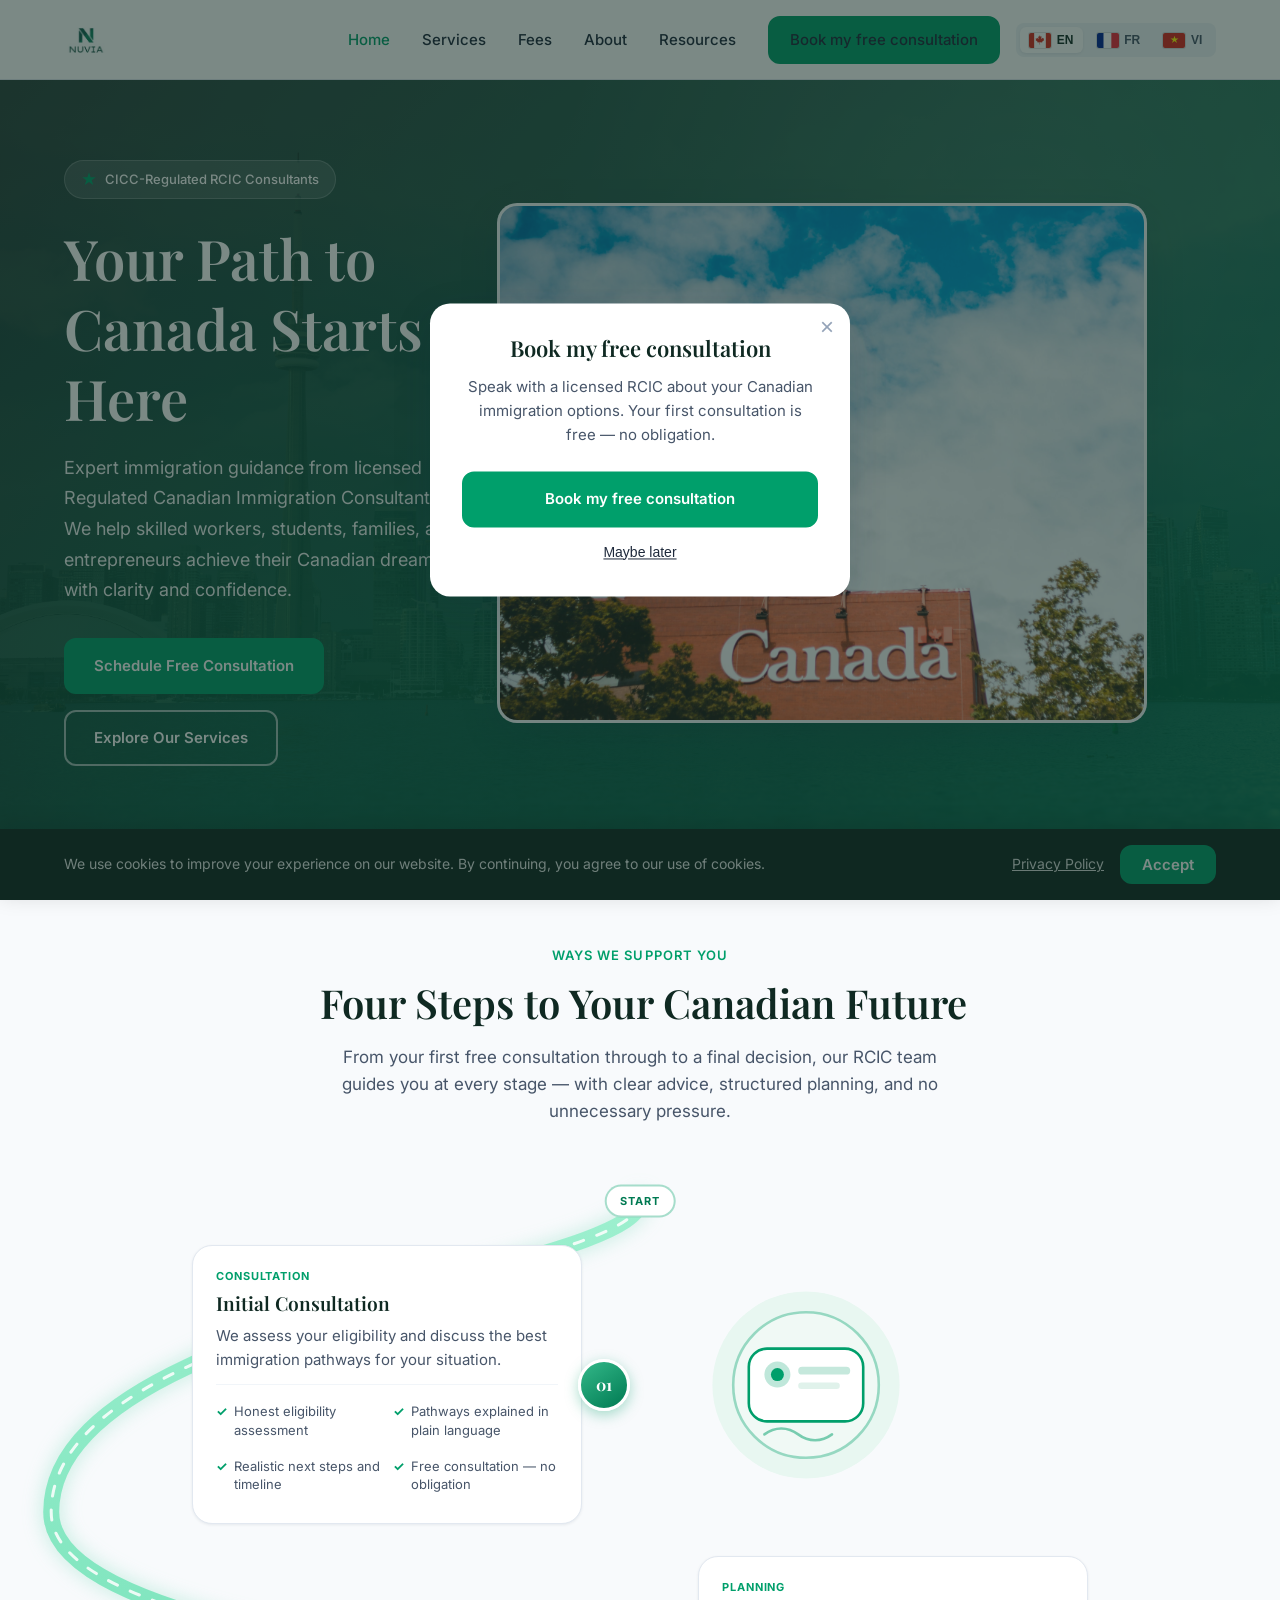
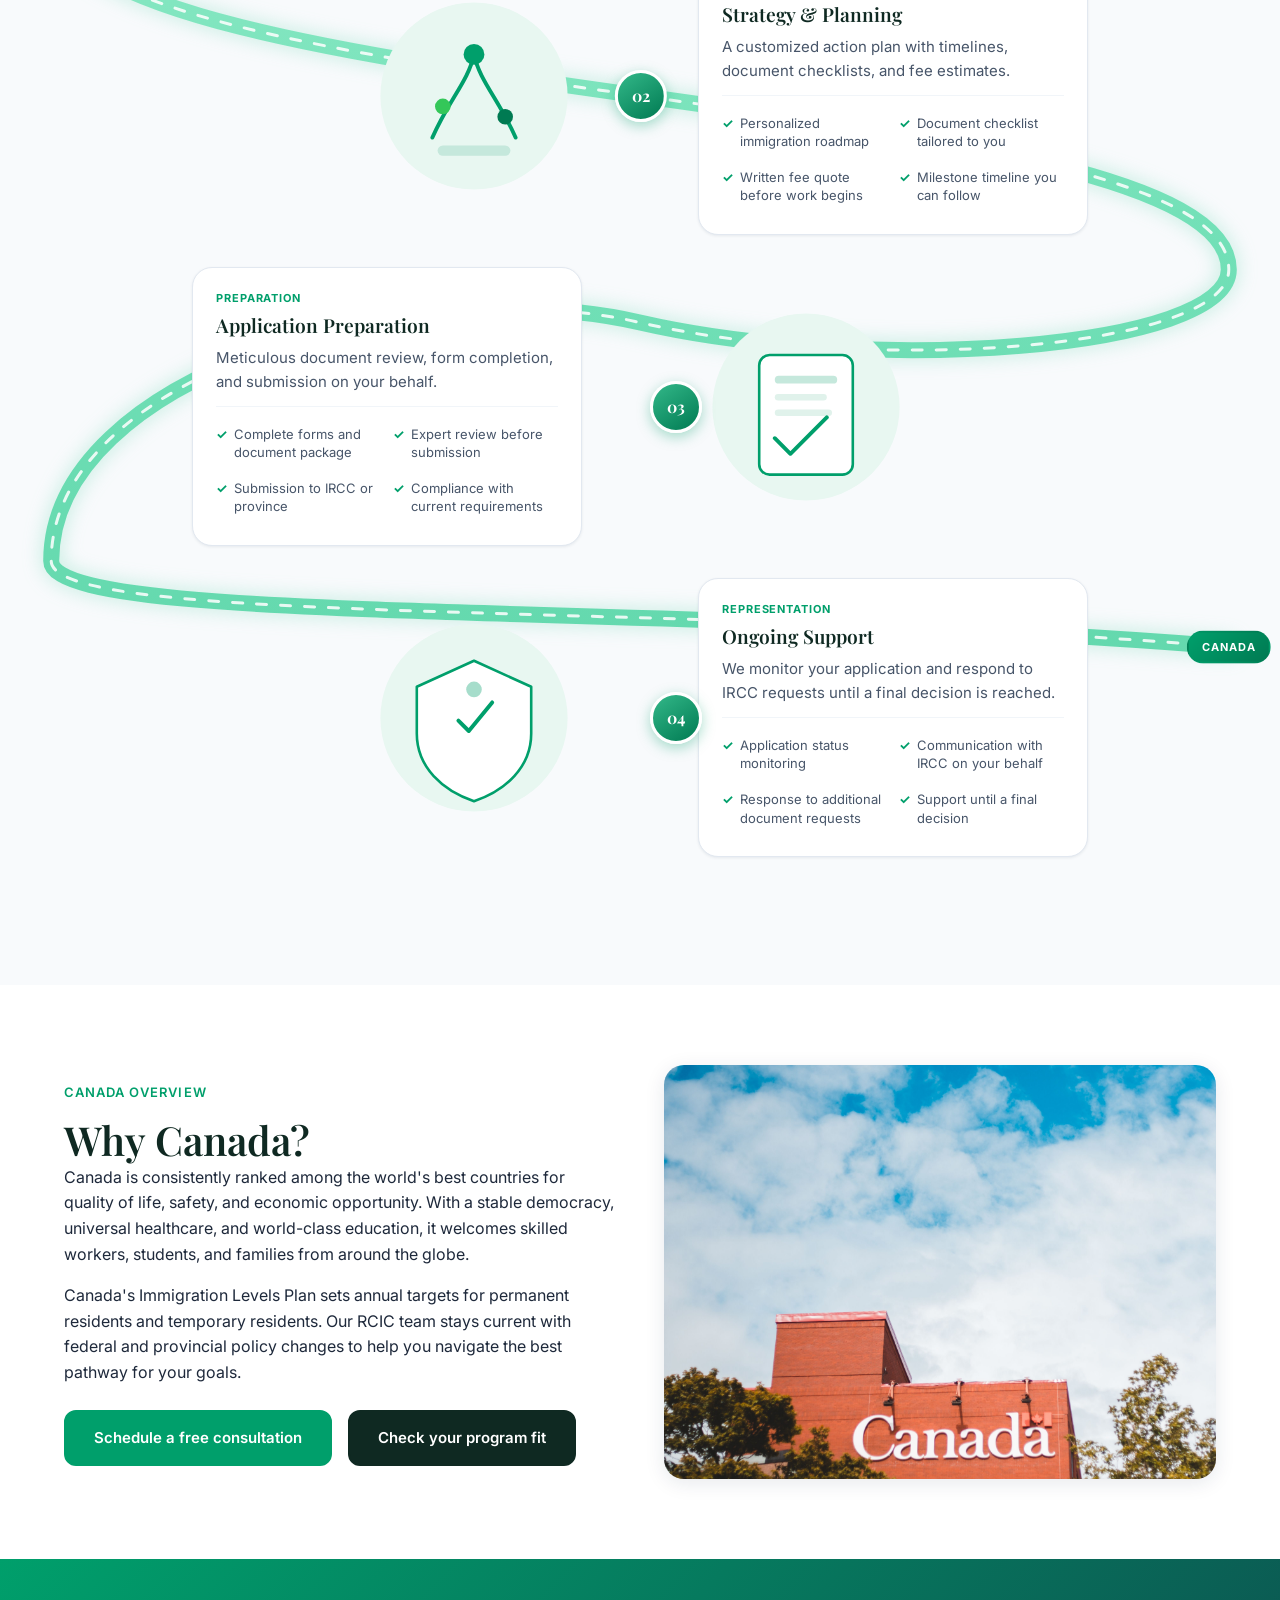
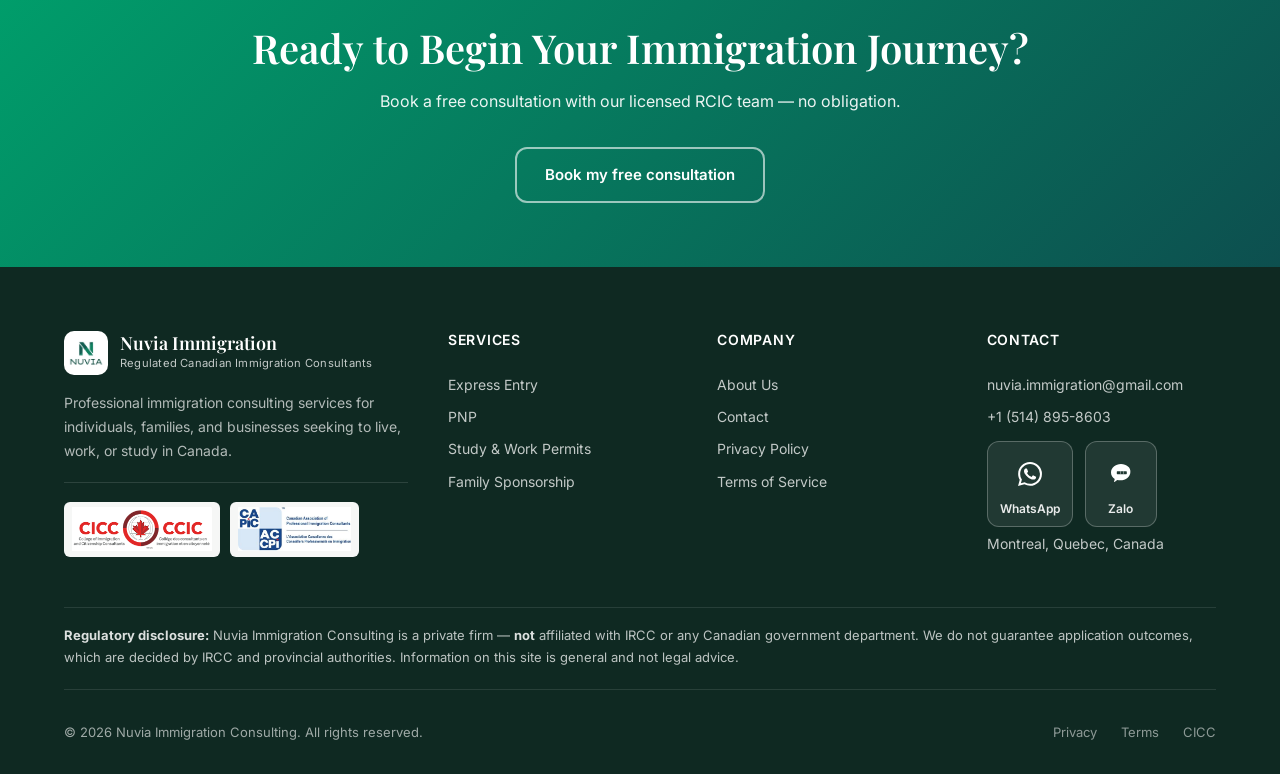
<file: index.html>
<!DOCTYPE html>
<html lang="en-CA">
<head>
  <meta charset="UTF-8">
  <meta name="viewport" content="width=device-width, initial-scale=1.0">
  <meta name="description" content="Nuvia Immigration Consulting — Regulated Canadian Immigration Consultants (RCIC) helping individuals and families navigate Express Entry, work permits, study permits, and permanent residency.">
  <title>Nuvia Immigration Consulting | Regulated Canadian Immigration Consultants</title>
  <link rel="preconnect" href="https://fonts.googleapis.com">
  <link rel="preconnect" href="https://fonts.gstatic.com" crossorigin>
  <link href="https://fonts.googleapis.com/css2?family=Inter:wght@400;500;600;700&family=Playfair+Display:wght@600;700&display=swap" rel="stylesheet">
  <link rel="stylesheet" href="css/styles.css">
</head>
<body data-page-title="meta.homeTitle">
  <header class="site-header">
    <div class="container header-inner">
      <a href="index.html" class="logo">
        <div class="logo-mark">
          <img src="assets/logo.png" alt="" width="44" height="44">
        </div>
      </a>
      <div class="header-actions">
        <nav class="nav-desktop">
          <a href="index.html" class="active" data-i18n="nav.home">Home</a>
          <a href="services.html" data-i18n="nav.services">Services</a>
          <a href="fees.html" data-i18n="nav.fees">Fees</a>
          <a href="about.html" data-i18n="nav.about">About</a>
          <a href="resources.html" data-i18n="nav.resources">Resources</a>
          <a href="contact.html#book" class="btn btn-primary" style="padding: 0.625rem 1.25rem;" data-i18n="nav.book">Book my free consultation</a>
        </nav>
        <div class="lang-switcher" role="group" aria-label="Language">
          <button type="button" class="lang-btn active" data-lang="en" aria-pressed="true"><img src="assets/flags/en.svg" alt="" class="lang-flag" width="22" height="15"> EN</button>
          <button type="button" class="lang-btn" data-lang="fr" aria-pressed="false"><img src="assets/flags/fr.svg" alt="" class="lang-flag" width="22" height="15"> FR</button>
          <button type="button" class="lang-btn" data-lang="vi" aria-pressed="false"><img src="assets/flags/vi.svg" alt="" class="lang-flag" width="22" height="15"> VI</button>
        </div>
      </div>
      <button class="nav-toggle" data-i18n-title="nav.toggle" aria-label="Toggle navigation" aria-expanded="false">
        <span></span><span></span><span></span>
      </button>
    </div>
    <nav class="nav-mobile">
      <a href="index.html" data-i18n="nav.home">Home</a>
      <a href="services.html" data-i18n="nav.services">Services</a>
      <a href="fees.html" data-i18n="nav.fees">Fees</a>
      <a href="about.html" data-i18n="nav.about">About</a>
      <a href="resources.html" data-i18n="nav.resources">Resources</a>
    </nav>
  </header>

  <main>
    <section class="hero">
      <div class="container hero-grid">
        <div class="hero-content">
          <span class="hero-badge">
            <svg viewBox="0 0 24 24" aria-hidden="true"><path d="M12 2l2.4 7.4H22l-6 4.6 2.3 7-6.3-4.6L5.7 21 8 14 2 9.4h7.6L12 2z"/></svg>
            <span data-i18n="home.badge">CICC-Regulated RCIC Consultants</span>
          </span>
          <h1 data-i18n="home.hero.title">Your Path to Canada Starts Here</h1>
          <p data-i18n="home.hero.desc">Expert immigration guidance from licensed Regulated Canadian Immigration Consultants.</p>
          <div class="hero-actions">
            <a href="contact.html#book" class="btn btn-primary" data-i18n="home.hero.cta1">Schedule Free Consultation</a>
            <a href="services.html" class="btn btn-outline" data-i18n="home.hero.cta2">Explore Our Services</a>
          </div>
        </div>
        <div class="hero-visual">
          <div class="hero-slideshow image-slideshow" aria-label="Canada"></div>
        </div>
      </div>
    </section>

    <section class="process-section bg-light">
      <div class="container">
        <div class="section-header">
          <span class="section-label" data-i18n="home.process.label">Ways We Support You</span>
          <h2 class="process-section-heading" data-i18n="home.process.title">Four Steps to Your Canadian Future</h2>
          <p data-i18n="home.process.subtitle">From your first free consultation through to a final decision, our RCIC team guides you at every stage.</p>
        </div>
      </div>

      <div class="process-roadmap process-roadmap--vertical process-roadmap--wide">
          <svg class="process-roadmap-curve" viewBox="0 0 1000 1000" preserveAspectRatio="none" aria-hidden="true">
            <defs>
              <linearGradient id="journeyRoadGrad" gradientUnits="userSpaceOnUse" x1="500" y1="0" x2="500" y2="1000">
                <stop offset="0%" stop-color="#9ef0cf"/>
                <stop offset="50%" stop-color="#72e0b7"/>
                <stop offset="100%" stop-color="#5bd4a8"/>
              </linearGradient>
            </defs>
            <path id="journeyRoadPath" class="process-roadmap-road process-roadmap-road--curve" fill="none" stroke="url(#journeyRoadGrad)" stroke-width="22" stroke-linecap="round" stroke-linejoin="round" vector-effect="non-scaling-stroke" d="M 500 15 C 500 70, 40 100, 40 250 C 40 400, 960 380, 960 520 C 960 580, 680 600, 500 560 C 320 520, 40 600, 40 740 C 40 790, 520 770, 960 805"/>
            <path class="process-roadmap-road-dash process-roadmap-road-dash--curve" fill="none" stroke="#ffffff" stroke-width="4" stroke-dasharray="12 16" stroke-linecap="round" vector-effect="non-scaling-stroke" opacity="0.92" d="M 500 15 C 500 70, 40 100, 40 250 C 40 400, 960 380, 960 520 C 960 580, 680 600, 500 560 C 320 520, 40 600, 40 740 C 40 790, 520 770, 960 805"/>
          </svg>
          <div class="process-roadmap-marker process-roadmap-marker--start" data-i18n="home.process.roadStart">Start</div>

          <ol class="process-journey process-journey--vertical">
            <li class="process-journey-step reveal-on-scroll">
              <div class="process-journey-node">
                <span class="process-journey-num">01</span>
              </div>
              <div class="process-journey-body">
              <div class="process-journey-art" aria-hidden="true">
                <img src="assets/images/journey-consultation.svg" alt="" width="160" height="160" loading="lazy">
              </div>
              <div class="process-journey-panel">
                <p class="process-journey-kicker" data-i18n="home.process.s1.kicker">Consultation</p>
                <h3 data-i18n="home.process.s1.title">Initial Consultation</h3>
                <p class="process-journey-lead" data-i18n="home.process.s1.desc">We assess your eligibility and discuss the best immigration pathways for your situation.</p>
                <ul class="process-journey-list">
                  <li data-i18n="home.process.s1.b1">Honest eligibility assessment</li>
                  <li data-i18n="home.process.s1.b2">Pathways explained in plain language</li>
                  <li data-i18n="home.process.s1.b3">Realistic next steps and timeline</li>
                  <li data-i18n="home.process.s1.b4">Free consultation — no obligation</li>
                </ul>
              </div>
              </div>
            </li>

            <li class="process-journey-step reveal-on-scroll">
              <div class="process-journey-node">
                <span class="process-journey-num">02</span>
              </div>
              <div class="process-journey-body">
              <div class="process-journey-art" aria-hidden="true">
                <img src="assets/images/journey-planning.svg" alt="" width="160" height="160" loading="lazy">
              </div>
              <div class="process-journey-panel">
                <p class="process-journey-kicker" data-i18n="home.process.s2.kicker">Planning</p>
                <h3 data-i18n="home.process.s2.title">Strategy & Planning</h3>
                <p class="process-journey-lead" data-i18n="home.process.s2.desc">A customized action plan with timelines, document checklists, and fee estimates.</p>
                <ul class="process-journey-list">
                  <li data-i18n="home.process.s2.b1">Personalized immigration roadmap</li>
                  <li data-i18n="home.process.s2.b2">Document checklist tailored to you</li>
                  <li data-i18n="home.process.s2.b3">Written fee quote before work begins</li>
                  <li data-i18n="home.process.s2.b4">Milestone timeline you can follow</li>
                </ul>
              </div>
              </div>
            </li>

            <li class="process-journey-step reveal-on-scroll">
              <div class="process-journey-node">
                <span class="process-journey-num">03</span>
              </div>
              <div class="process-journey-body">
              <div class="process-journey-art" aria-hidden="true">
                <img src="assets/images/journey-preparation.svg" alt="" width="160" height="160" loading="lazy">
              </div>
              <div class="process-journey-panel">
                <p class="process-journey-kicker" data-i18n="home.process.s3.kicker">Preparation</p>
                <h3 data-i18n="home.process.s3.title">Application Preparation</h3>
                <p class="process-journey-lead" data-i18n="home.process.s3.desc">Meticulous document review, form completion, and submission on your behalf.</p>
                <ul class="process-journey-list">
                  <li data-i18n="home.process.s3.b1">Complete forms and document package</li>
                  <li data-i18n="home.process.s3.b2">Expert review before submission</li>
                  <li data-i18n="home.process.s3.b3">Submission to IRCC or province</li>
                  <li data-i18n="home.process.s3.b4">Compliance with current requirements</li>
                </ul>
              </div>
              </div>
            </li>

            <li class="process-journey-step reveal-on-scroll">
              <div class="process-journey-node">
                <span class="process-journey-num">04</span>
              </div>
              <div class="process-journey-body">
              <div class="process-journey-art" aria-hidden="true">
                <img src="assets/images/journey-representation.svg" alt="" width="160" height="160" loading="lazy">
              </div>
              <div class="process-journey-panel">
                <p class="process-journey-kicker" data-i18n="home.process.s4.kicker">Representation</p>
                <h3 data-i18n="home.process.s4.title">Ongoing Support</h3>
                <p class="process-journey-lead" data-i18n="home.process.s4.desc">We monitor your application and respond to IRCC requests until a final decision is reached.</p>
                <ul class="process-journey-list">
                  <li data-i18n="home.process.s4.b1">Application status monitoring</li>
                  <li data-i18n="home.process.s4.b2">Communication with IRCC on your behalf</li>
                  <li data-i18n="home.process.s4.b3">Response to additional document requests</li>
                  <li data-i18n="home.process.s4.b4">Support until a final decision</li>
                </ul>
              </div>
              </div>
            </li>
          </ol>

          <div class="process-roadmap-marker process-roadmap-marker--end" data-i18n="home.process.roadEnd">Canada</div>
      </div>
    </section>

    <section>
      <div class="container split-section">
        <div>
          <span class="section-label" data-i18n="home.canada.label">Canada Overview</span>
          <h2 data-i18n="home.canada.title">Why Canada?</h2>
          <p data-i18n="home.canada.p1">Canada is consistently ranked among the world's best countries for quality of life, safety, and economic opportunity.</p>
          <p data-i18n="home.canada.p2">Canada's Immigration Levels Plan sets annual targets for permanent residents and temporary residents.</p>
          <div class="hero-actions" style="margin-top: 1.5rem;">
            <a href="contact.html#book" class="btn btn-primary" data-i18n="home.canada.cta1">Schedule a free consultation</a>
            <a href="services.html" class="btn btn-navy" data-i18n="home.canada.cta2">Check your program fit</a>
          </div>
        </div>
        <div class="split-image split-slideshow image-slideshow" aria-label="Canada"></div>
      </div>
    </section>

    <section class="cta-banner">
      <div class="container">
        <h2 data-i18n="home.cta.title">Ready to Begin Your Immigration Journey?</h2>
        <p data-i18n="home.cta.desc">Book a free consultation with our licensed RCIC team — no obligation.</p>
        <a href="contact.html#book" class="btn btn-outline" data-i18n="home.cta.btn">Book my free consultation</a>
      </div>
    </section>
  </main>

  <footer class="site-footer">
    <div class="container">
      <div class="rcic-disclosure" data-i18n-html="footer.disclosure"></div>
      <div class="footer-grid">
        <div class="footer-brand">
          <a href="index.html" class="logo">
            <div class="logo-mark">
              <img src="assets/logo.png" alt="" width="44" height="44">
            </div>
            <div class="logo-text">
              <span class="logo-name">Nuvia Immigration</span>
              <span class="logo-tagline" data-i18n="footer.tagline">Regulated Canadian Immigration Consultants</span>
            </div>
          </a>
          <p data-i18n="footer.desc">Professional immigration consulting services.</p>
        </div>
        <div class="footer-col">
          <h4 data-i18n="footer.services">Services</h4>
          <a href="services.html">Express Entry</a>
          <a href="services.html">PNP</a>
          <a href="services.html" data-i18n="home.svc.study.title">Study & Work Permits</a>
          <a href="services.html" data-i18n="home.svc.family.title">Family Sponsorship</a>
        </div>
        <div class="footer-col">
          <h4 data-i18n="footer.company">Company</h4>
          <a href="about.html" data-i18n="footer.about">About Us</a>
          <a href="contact.html" data-i18n="footer.contact">Contact</a>
          <a href="privacy.html" data-i18n="footer.privacy">Privacy Policy</a>
          <a href="terms.html" data-i18n="footer.terms">Terms of Service</a>
        </div>
        <div class="footer-col">
          <h4 data-i18n="footer.contact">Contact</h4>
          <a href="mailto:nuvia.immigration@gmail.com" data-config="email">nuvia.immigration@gmail.com</a>
          <a href="tel:+15148958603" data-config="phone">+1 (514) 895-8603</a>
          <div class="footer-social">
            <a href="https://wa.me/15148958603" class="social-link-card whatsapp" data-config="whatsapp" target="_blank" rel="noopener noreferrer">
              <span class="social-link-icon"><img src="assets/icons/whatsapp.svg" alt="" width="24" height="24"></span>
              <span class="social-link-label" data-i18n="contact.whatsapp">WhatsApp</span>
            </a>
            <a href="https://zalo.me/15148958603" class="social-link-card zalo" data-config="zalo" target="_blank" rel="noopener noreferrer">
              <span class="social-link-icon"><img src="assets/icons/zalo.svg" alt="" width="24" height="24"></span>
              <span class="social-link-label" data-i18n="contact.zalo">Zalo</span>
            </a>
          </div>
          <span class="footer-text" data-config="location">Montreal, Quebec, Canada</span>
        </div>
      </div>
      <div class="footer-bottom">
        <span data-i18n="footer.copyright">© 2026 Nuvia Immigration Consulting. All rights reserved.</span>
        <div class="footer-links">
          <a href="privacy.html" data-i18n="footer.privacy.link">Privacy</a>
          <a href="terms.html" data-i18n="footer.terms.link">Terms</a>
          <a href="https://www.college-ic.ca" target="_blank" rel="noopener noreferrer">CICC</a>
        </div>
      </div>
    </div>
  </footer>

  <script src="js/config.js"></script>
  <script src="js/slideshow-images.js"></script>
  <script src="js/translations.js"></script>
  <script src="js/i18n.js"></script>
  <script src="js/main.js"></script>
  <script src="js/process-roadmap.js"></script>
  <script src="js/site-chrome.js"></script>
</body>
</html>
</file>
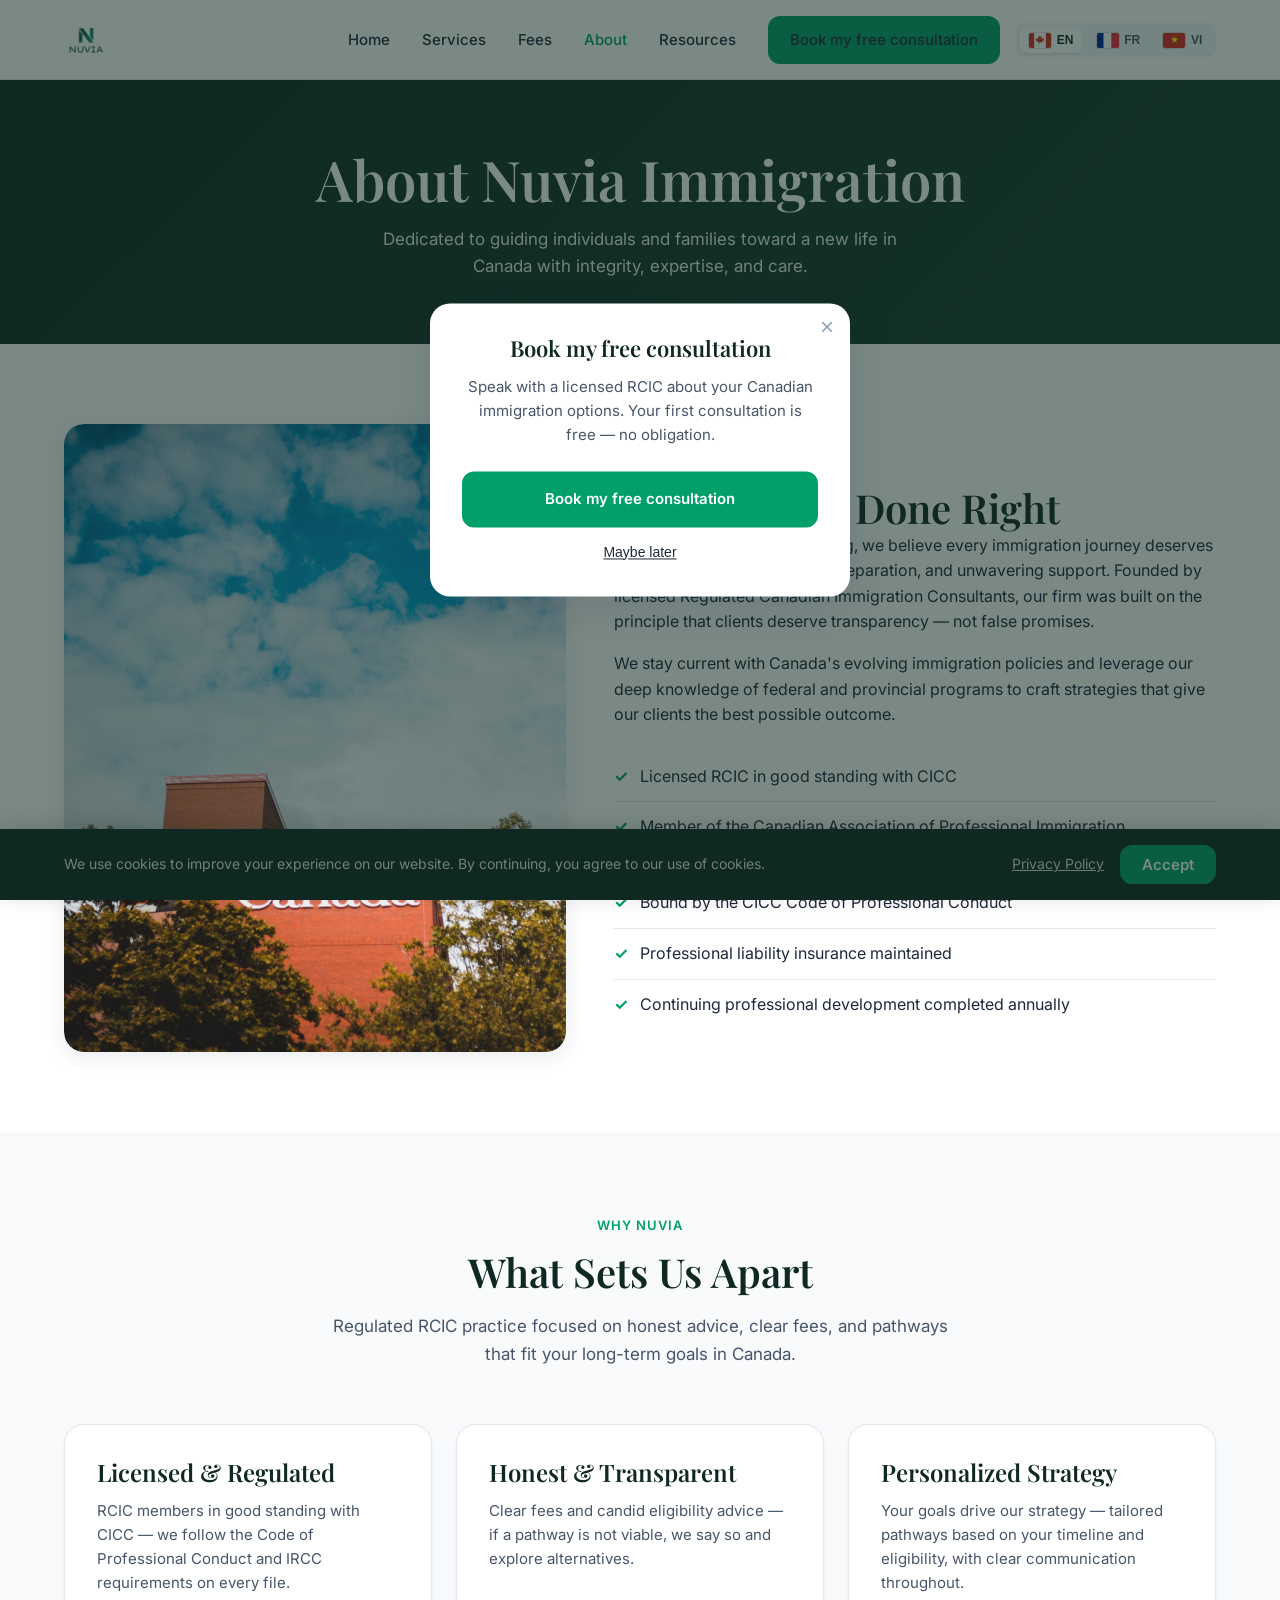
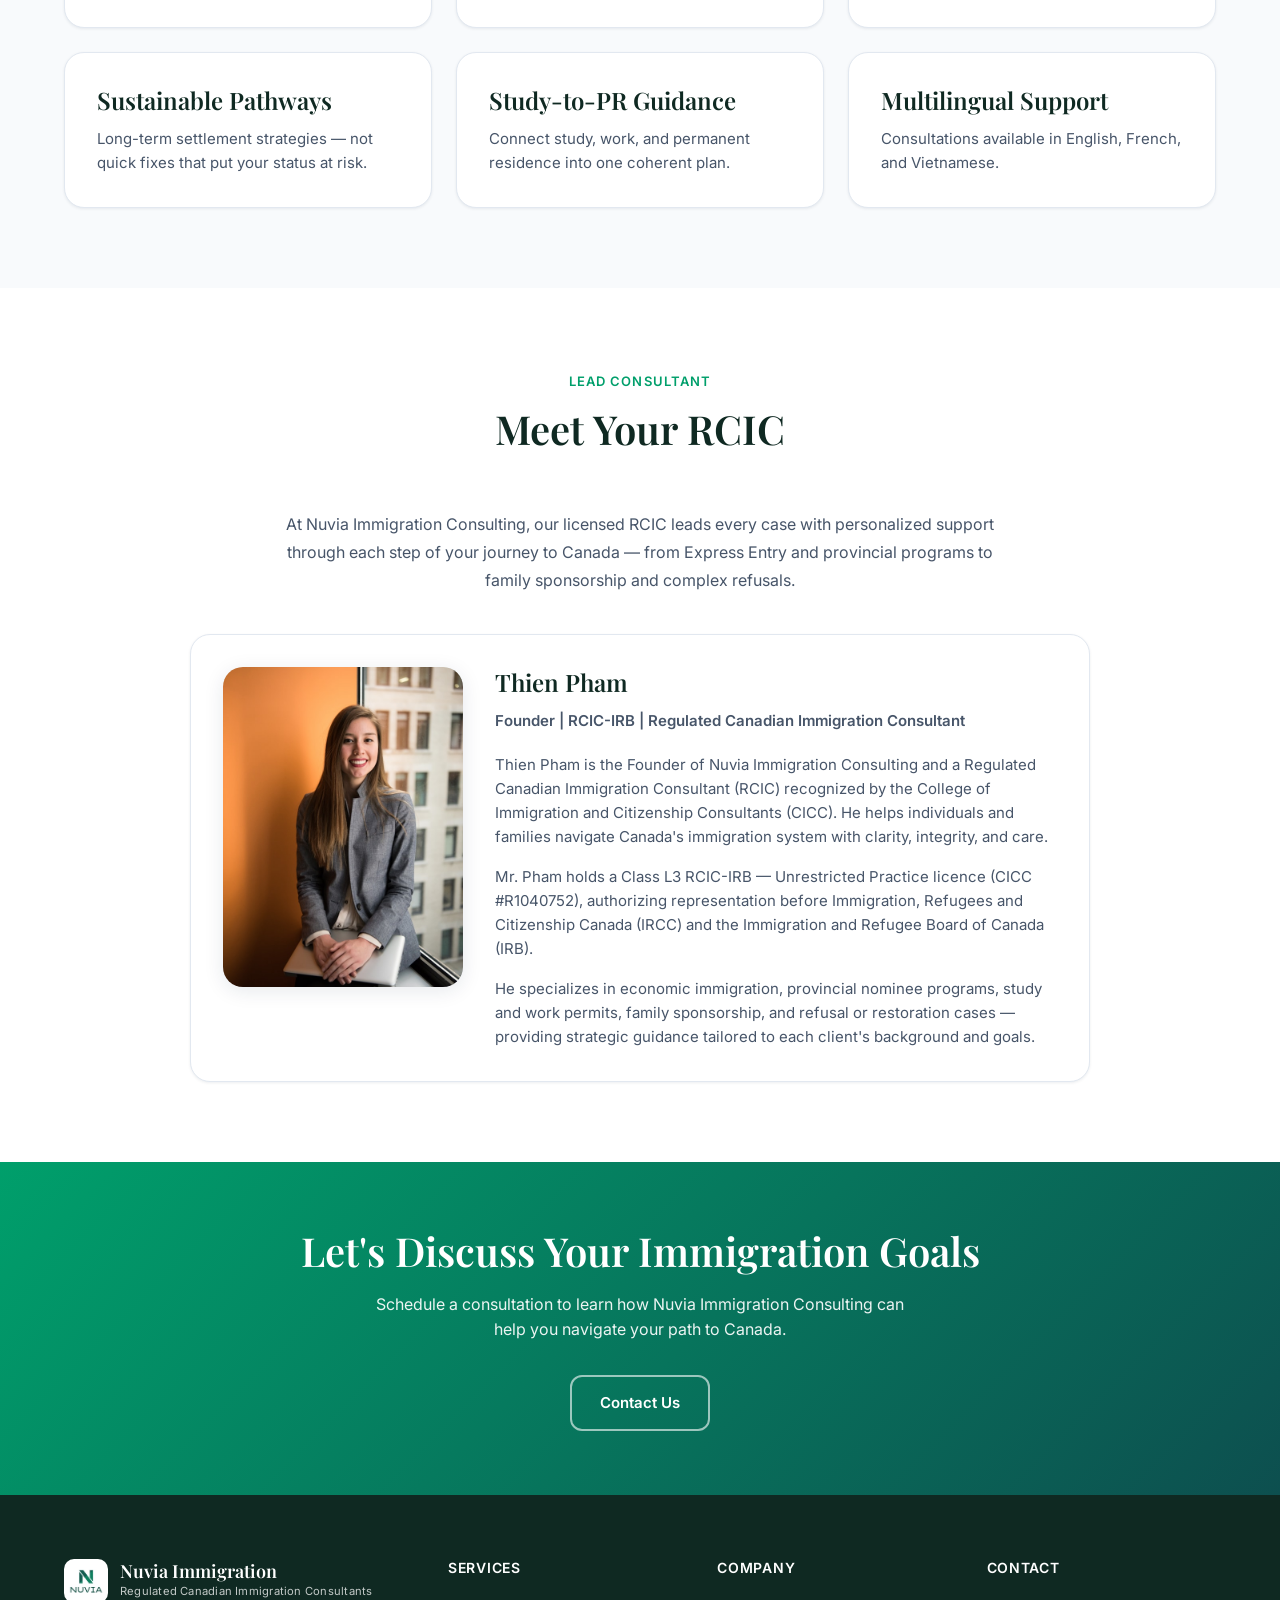
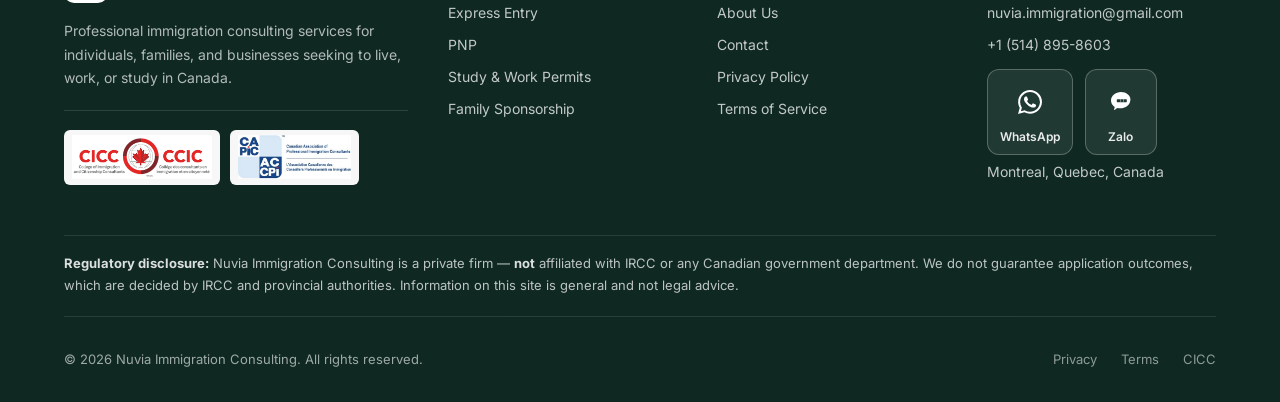
<file: about.html>
<!DOCTYPE html>
<html lang="en-CA">
<head>
  <meta charset="UTF-8">
  <meta name="viewport" content="width=device-width, initial-scale=1.0">
  <meta name="description" content="About Nuvia Immigration Consulting — licensed RCIC consultants committed to ethical, transparent Canadian immigration services.">
  <title>About Us | Nuvia Immigration Consulting</title>
  <link rel="preconnect" href="https://fonts.googleapis.com">
  <link rel="preconnect" href="https://fonts.gstatic.com" crossorigin>
  <link href="https://fonts.googleapis.com/css2?family=Inter:wght@400;500;600;700&family=Playfair+Display:wght@600;700&display=swap" rel="stylesheet">
  <link rel="stylesheet" href="css/styles.css">
</head>
<body data-page-title="meta.aboutTitle">
  <header class="site-header">
    <div class="container header-inner">
      <a href="index.html" class="logo">
        <div class="logo-mark">
          <img src="assets/logo.png" alt="" width="44" height="44">
        </div>
      </a>
      <div class="header-actions">
        <nav class="nav-desktop">
          <a href="index.html" data-i18n="nav.home">Home</a>
          <a href="services.html" data-i18n="nav.services">Services</a>
          <a href="fees.html" data-i18n="nav.fees">Fees</a>
          <a href="about.html" class="active" data-i18n="nav.about">About</a>
          <a href="resources.html" data-i18n="nav.resources">Resources</a>
          <a href="contact.html#book" class="btn btn-primary" style="padding: 0.625rem 1.25rem;" data-i18n="nav.book">Book my free consultation</a>
        </nav>
        <div class="lang-switcher" role="group" aria-label="Language">
          <button type="button" class="lang-btn active" data-lang="en" aria-pressed="true"><img src="assets/flags/en.svg" alt="" class="lang-flag" width="22" height="15"> EN</button>
          <button type="button" class="lang-btn" data-lang="fr" aria-pressed="false"><img src="assets/flags/fr.svg" alt="" class="lang-flag" width="22" height="15"> FR</button>
          <button type="button" class="lang-btn" data-lang="vi" aria-pressed="false"><img src="assets/flags/vi.svg" alt="" class="lang-flag" width="22" height="15"> VI</button>
        </div>
      </div>
      <button class="nav-toggle" data-i18n-title="nav.toggle" aria-label="Toggle navigation" aria-expanded="false">
        <span></span><span></span><span></span>
      </button>
    </div>
    <nav class="nav-mobile">
      <a href="index.html" data-i18n="nav.home">Home</a>
      <a href="services.html" data-i18n="nav.services">Services</a>
      <a href="fees.html" data-i18n="nav.fees">Fees</a>
      <a href="about.html" data-i18n="nav.about">About</a>
      <a href="resources.html" data-i18n="nav.resources">Resources</a>
    </nav>
  </header>

  <main>
    <section class="page-hero">
      <div class="container">
        <h1 data-i18n="about.hero.title">About Nuvia Immigration</h1>
        <p data-i18n="about.hero.desc">Dedicated to guiding individuals and families toward a new life in Canada.</p>
      </div>
    </section>

    <section>
      <div class="container about-grid">
        <div class="about-image">
          <div class="about-slideshow image-slideshow" aria-label="Canada"></div>
        </div>
        <div>
          <span class="section-label" data-i18n="about.mission.label">Our Mission</span>
          <h2 data-i18n="about.mission.title">Immigration Done Right</h2>
          <p data-i18n="about.mission.p1">At Nuvia Immigration Consulting, we believe every immigration journey deserves honest guidance.</p>
          <p data-i18n="about.mission.p2">We stay current with Canada's evolving immigration policies.</p>
          <ul class="credentials-list">
            <li><span class="check-icon">✓</span> <span data-i18n="about.cred.1">Licensed RCIC in good standing with CICC</span></li>
            <li><span class="check-icon">✓</span> <span data-i18n="about.cred.2">Member of CAPIC</span></li>
            <li><span class="check-icon">✓</span> <span data-i18n="about.cred.3">Bound by the CICC Code of Professional Conduct</span></li>
            <li><span class="check-icon">✓</span> <span data-i18n="about.cred.4">Professional liability insurance maintained</span></li>
            <li><span class="check-icon">✓</span> <span data-i18n="about.cred.5">Continuing professional development completed annually</span></li>
          </ul>
        </div>
      </div>
    </section>

    <section class="bg-light">
      <div class="container">
        <div class="section-header">
          <span class="section-label" data-i18n="about.why.label">Why Nuvia</span>
          <h2 data-i18n="about.why.title">What Sets Us Apart</h2>
          <p data-i18n="about.why.subtitle">Regulated RCIC practice focused on honest advice, clear fees, and pathways that fit your long-term goals in Canada.</p>
        </div>
        <div class="card-grid card-grid-3">
          <article class="card">
            <h3 data-i18n="home.why.licensed.title">Licensed & Regulated</h3>
            <p data-i18n="home.why.licensed.desc">Our consultants are active members in good standing with the College of Immigration and Citizenship Consultants (CICC).</p>
          </article>
          <article class="card">
            <h3 data-i18n="home.why.transparent.title">Honest & Transparent</h3>
            <p data-i18n="home.why.transparent.desc">Clear fee structures, regular updates, and honest assessments — no false promises or hidden costs.</p>
          </article>
          <article class="card">
            <h3 data-i18n="home.why.personal.title">Personalized Strategy</h3>
            <p data-i18n="home.why.personal.desc">Every case is unique. We develop tailored immigration pathways based on your goals, timeline, and eligibility.</p>
          </article>
          <article class="card">
            <h3 data-i18n="home.pillar.2.title">Sustainable Pathways</h3>
            <p data-i18n="home.pillar.2.desc">Long-term settlement strategies — not quick fixes that put your status at risk.</p>
          </article>
          <article class="card">
            <h3 data-i18n="home.pillar.3.title">Study-to-PR Guidance</h3>
            <p data-i18n="home.pillar.3.desc">Connect study, work, and permanent residence into one coherent plan.</p>
          </article>
          <article class="card">
            <h3 data-i18n="home.why.multi.title">Multilingual Support</h3>
            <p data-i18n="home.why.multi.desc">Consultations available in English, French, and Vietnamese.</p>
          </article>
        </div>
      </div>
    </section>

    <section>
      <div class="container">
        <div class="section-header">
          <span class="section-label" data-i18n="about.rcic.label">Lead Consultant</span>
          <h2 data-i18n="about.rcic.title">Meet Your RCIC</h2>
        </div>
        <p class="consultant-intro" data-i18n="about.rcic.intro">At Nuvia Immigration Consulting, our licensed RCIC leads every case with personalized support through each step of your journey to Canada — from Express Entry and provincial programs to family sponsorship and complex refusals.</p>
        <div class="card consultant-card">
          <div class="consultant-photo">
            <img src="assets/images/consultant.jpg" alt="Thien Pham, RCIC-IRB" width="240" height="320" loading="lazy">
          </div>
          <div>
            <h3 data-i18n="about.rcic.name">Thien Pham</h3>
            <p class="consultant-title" data-i18n="about.rcic.titleline">Founder | RCIC-IRB | Regulated Canadian Immigration Consultant</p>
            <p data-i18n="about.rcic.p1">Thien Pham is the Founder of Nuvia Immigration Consulting and a Regulated Canadian Immigration Consultant (RCIC) recognized by the College of Immigration and Citizenship Consultants (CICC). He helps individuals and families navigate Canada's immigration system with clarity, integrity, and care.</p>
            <p data-i18n="about.rcic.p2">Mr. Pham holds a Class L3 RCIC-IRB — Unrestricted Practice licence (CICC #R1040752), authorizing representation before Immigration, Refugees and Citizenship Canada (IRCC) and the Immigration and Refugee Board of Canada (IRB).</p>
            <p data-i18n="about.rcic.p3">He specializes in economic immigration, provincial nominee programs, study and work permits, family sponsorship, and refusal or restoration cases — providing strategic guidance tailored to each client's background and goals.</p>
          </div>
        </div>
      </div>
    </section>

    <section class="cta-banner">
      <div class="container">
        <h2 data-i18n="about.cta.title">Let's Discuss Your Immigration Goals</h2>
        <p data-i18n="about.cta.desc">Schedule a consultation with Nuvia Immigration Consulting.</p>
        <a href="contact.html#book" class="btn btn-outline" data-i18n="about.cta.btn">Contact Us</a>
      </div>
    </section>
  </main>

  <footer class="site-footer">
    <div class="container">
      <div class="rcic-disclosure" data-i18n-html="footer.disclosure"></div>
      <div class="footer-grid">
        <div class="footer-brand">
          <a href="index.html" class="logo">
            <div class="logo-mark">
              <img src="assets/logo.png" alt="" width="44" height="44">
            </div>
            <div class="logo-text">
              <span class="logo-name">Nuvia Immigration</span>
              <span class="logo-tagline" data-i18n="footer.tagline">Regulated Canadian Immigration Consultants</span>
            </div>
          </a>
          <p data-i18n="footer.desc">Professional immigration consulting services.</p>
        </div>
        <div class="footer-col">
          <h4 data-i18n="footer.services">Services</h4>
          <a href="services.html">Express Entry</a>
          <a href="services.html">PNP</a>
          <a href="services.html" data-i18n="home.svc.study.title">Study & Work Permits</a>
          <a href="services.html" data-i18n="home.svc.family.title">Family Sponsorship</a>
        </div>
        <div class="footer-col">
          <h4 data-i18n="footer.company">Company</h4>
          <a href="about.html" data-i18n="footer.about">About Us</a>
          <a href="contact.html" data-i18n="footer.contact">Contact</a>
          <a href="privacy.html" data-i18n="footer.privacy">Privacy Policy</a>
          <a href="terms.html" data-i18n="footer.terms">Terms of Service</a>
        </div>
        <div class="footer-col">
          <h4 data-i18n="footer.contact">Contact</h4>
          <a href="mailto:nuvia.immigration@gmail.com" data-config="email">nuvia.immigration@gmail.com</a>
          <a href="tel:+15148958603" data-config="phone">+1 (514) 895-8603</a>
          <div class="footer-social">
            <a href="https://wa.me/15148958603" class="social-link-card whatsapp" data-config="whatsapp" target="_blank" rel="noopener noreferrer">
              <span class="social-link-icon"><img src="assets/icons/whatsapp.svg" alt="" width="24" height="24"></span>
              <span class="social-link-label" data-i18n="contact.whatsapp">WhatsApp</span>
            </a>
            <a href="https://zalo.me/15148958603" class="social-link-card zalo" data-config="zalo" target="_blank" rel="noopener noreferrer">
              <span class="social-link-icon"><img src="assets/icons/zalo.svg" alt="" width="24" height="24"></span>
              <span class="social-link-label" data-i18n="contact.zalo">Zalo</span>
            </a>
          </div>
          <span class="footer-text" data-config="location">Montreal, Quebec, Canada</span>
        </div>
      </div>
      <div class="footer-bottom">
        <span data-i18n="footer.copyright">© 2026 Nuvia Immigration Consulting. All rights reserved.</span>
        <div class="footer-links">
          <a href="privacy.html" data-i18n="footer.privacy.link">Privacy</a>
          <a href="terms.html" data-i18n="footer.terms.link">Terms</a>
          <a href="https://www.college-ic.ca" target="_blank" rel="noopener noreferrer">CICC</a>
        </div>
      </div>
    </div>
  </footer>

  <script src="js/config.js"></script>
  <script src="js/slideshow-images.js"></script>
  <script src="js/translations.js"></script>
  <script src="js/i18n.js"></script>
  <script src="js/main.js"></script>
  <script src="js/site-chrome.js"></script>
</body>
</html>
</file>
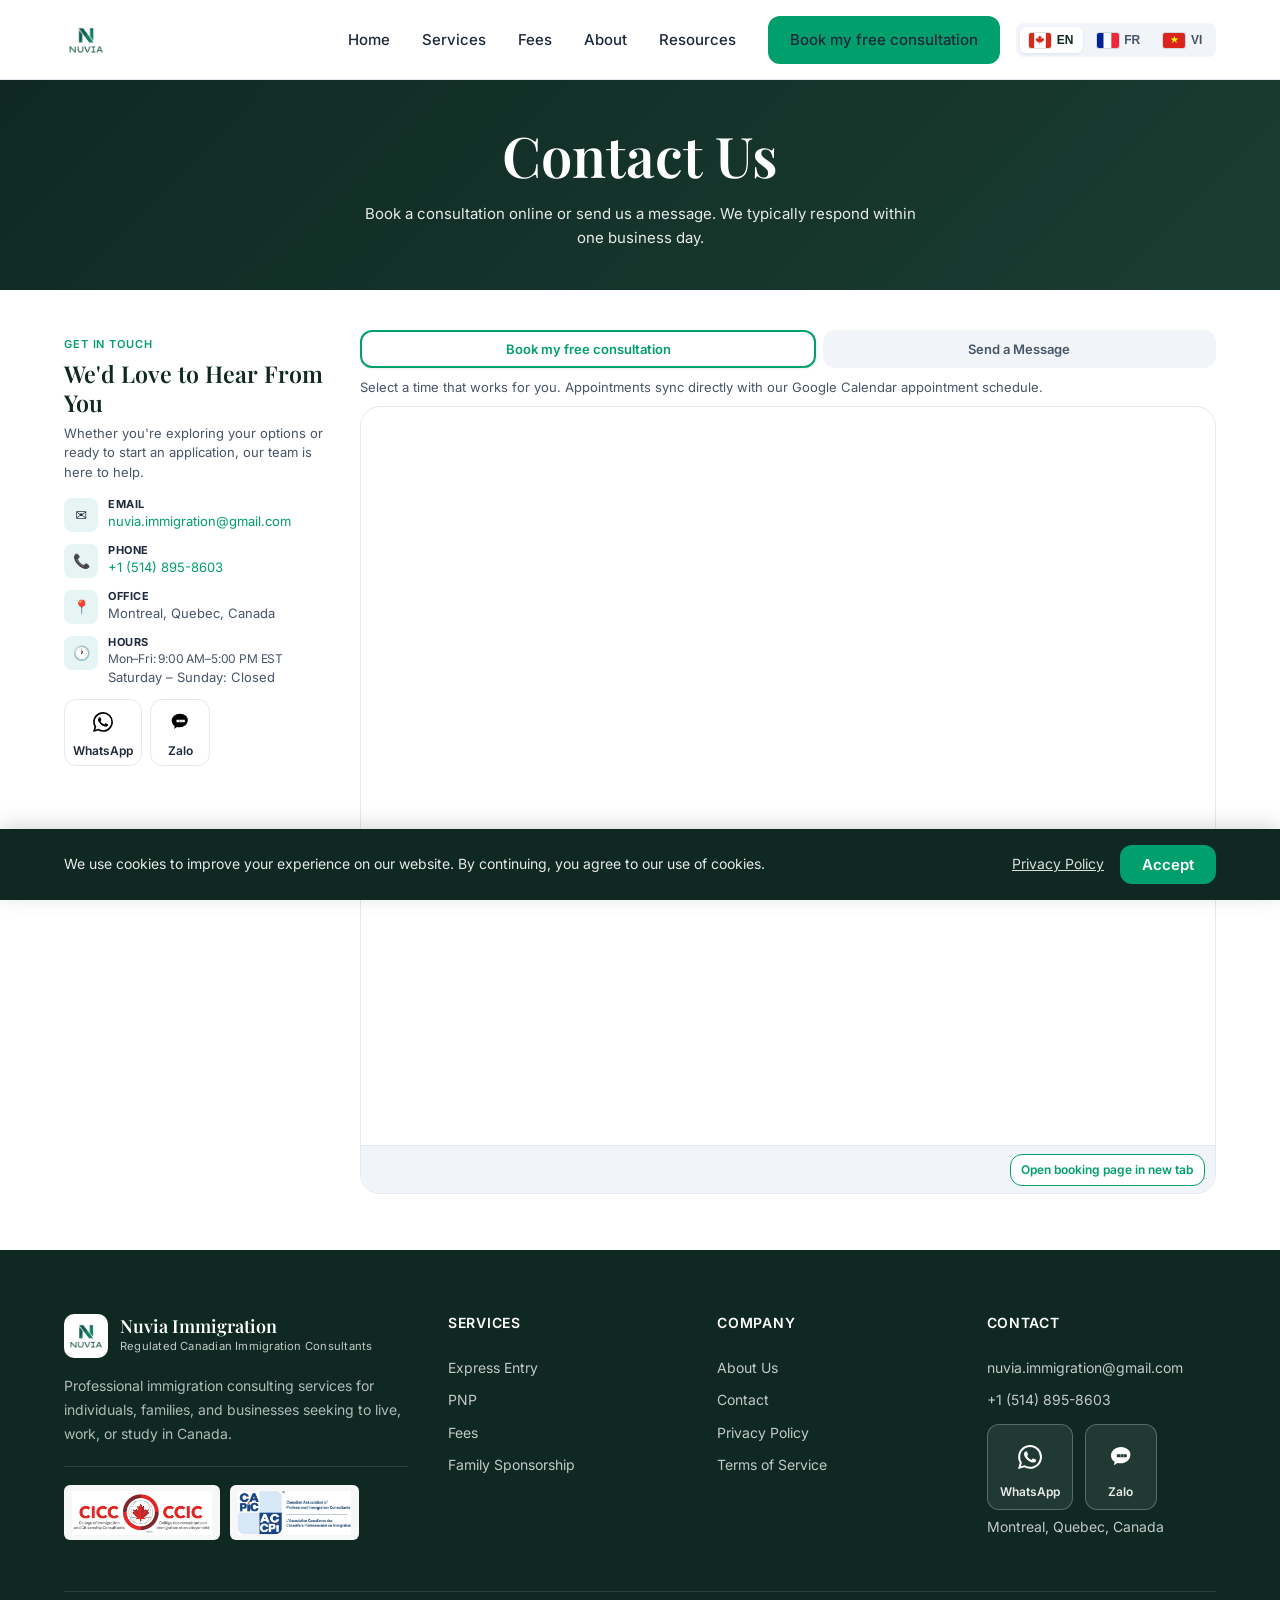
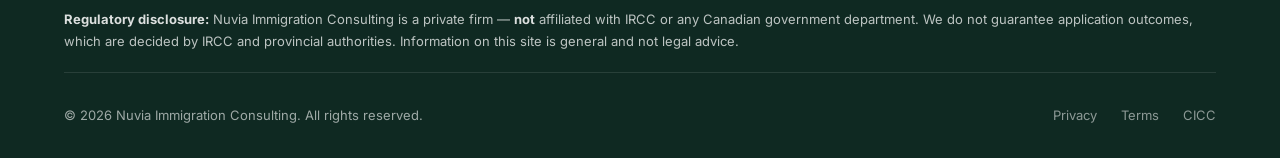
<file: contact.html>
<!DOCTYPE html>

<html lang="en-CA">

<head>

  <meta charset="UTF-8">

  <meta name="viewport" content="width=device-width, initial-scale=1.0">

  <meta name="description" content="Contact Nuvia Immigration Consulting — book via Google Calendar, WhatsApp, Zalo, or send a message to our licensed RCIC team.">

  <title>Contact | Nuvia Immigration Consulting</title>

  <link rel="preconnect" href="https://fonts.googleapis.com">

  <link rel="preconnect" href="https://fonts.gstatic.com" crossorigin>

  <link href="https://fonts.googleapis.com/css2?family=Inter:wght@400;500;600;700&family=Playfair+Display:wght@600;700&display=swap" rel="stylesheet">

  <link rel="stylesheet" href="css/styles.css">

  <link rel="icon" href="assets/logo.png" type="image/png">

</head>

<body class="page-contact" data-page-title="meta.contactTitle">

  <header class="site-header">

    <div class="container header-inner">

      <a href="index.html" class="logo">
        <div class="logo-mark">
          <img src="assets/logo.png" alt="" width="44" height="44">
        </div>
      </a>

      <div class="header-actions">

        <nav class="nav-desktop">

          <a href="index.html" data-i18n="nav.home">Home</a>

          <a href="services.html" data-i18n="nav.services">Services</a>

          <a href="fees.html" data-i18n="nav.fees">Fees</a>

          <a href="about.html" data-i18n="nav.about">About</a>

          <a href="resources.html" data-i18n="nav.resources">Resources</a>

          <a href="contact.html#book" class="btn btn-primary" style="padding: 0.625rem 1.25rem;" data-i18n="nav.book">Book my free consultation</a>

        </nav>

        <div class="lang-switcher" role="group" aria-label="Language">

          <button type="button" class="lang-btn active" data-lang="en" aria-pressed="true"><img src="assets/flags/en.svg" alt="" class="lang-flag" width="22" height="15"> EN</button>

          <button type="button" class="lang-btn" data-lang="fr" aria-pressed="false"><img src="assets/flags/fr.svg" alt="" class="lang-flag" width="22" height="15"> FR</button>

          <button type="button" class="lang-btn" data-lang="vi" aria-pressed="false"><img src="assets/flags/vi.svg" alt="" class="lang-flag" width="22" height="15"> VI</button>

        </div>

      </div>

      <button class="nav-toggle" data-i18n-title="nav.toggle" aria-label="Toggle navigation" aria-expanded="false">

        <span></span><span></span><span></span>

      </button>

    </div>

    <nav class="nav-mobile">

      <a href="index.html" data-i18n="nav.home">Home</a>

      <a href="services.html" data-i18n="nav.services">Services</a>

      <a href="fees.html" data-i18n="nav.fees">Fees</a>

      <a href="about.html" data-i18n="nav.about">About</a>

      <a href="resources.html" data-i18n="nav.resources">Resources</a>

    </nav>

  </header>



  <main>

    <section class="page-hero">

      <div class="container">

        <h1 data-i18n="contact.hero.title">Contact Us</h1>

        <p data-i18n="contact.hero.desc">Book a consultation online or send us a message.</p>

      </div>

    </section>



    <section>

      <div class="container contact-layout">

        <aside class="contact-aside">

          <span class="section-label" data-i18n="contact.label">Get in Touch</span>

          <h2 data-i18n="contact.title">We'd Love to Hear From You</h2>

          <p class="contact-intro" data-i18n="contact.intro">Our team is here to help.</p>



          <div class="contact-info-item">

            <div class="contact-info-icon">✉️</div>

            <div class="contact-info-body">

              <strong class="contact-info-label" data-i18n="contact.email">Email</strong>

              <a class="contact-info-value" href="mailto:nuvia.immigration@gmail.com" data-config="email">nuvia.immigration@gmail.com</a>

            </div>

          </div>

          <div class="contact-info-item">

            <div class="contact-info-icon">📞</div>

            <div class="contact-info-body">

              <strong class="contact-info-label" data-i18n="contact.phone">Phone</strong>

              <a class="contact-info-value" href="tel:+15148958603" data-config="phone">+1 (514) 895-8603</a>

            </div>

          </div>

          <div class="contact-info-item">

            <div class="contact-info-icon">📍</div>

            <div class="contact-info-body">

              <strong class="contact-info-label" data-i18n="contact.office">Office</strong>

              <span class="contact-info-value" data-config="location">Montreal, Quebec, Canada</span>

            </div>

          </div>

          <div class="contact-info-item">

            <div class="contact-info-icon">🕐</div>

            <div class="contact-info-body">

              <strong class="contact-info-label" data-i18n="contact.hours">Hours</strong>

              <span class="contact-info-value contact-hours-weekdays" data-i18n="contact.hours.val">Monday – Friday: 9:00 AM – 5:00 PM EST</span>

              <span class="contact-info-value" data-i18n="contact.hours.closed">Saturday – Sunday: Closed</span>

            </div>

          </div>



          <div class="social-links">

            <a href="https://wa.me/15148958603" class="social-link-card whatsapp" data-config="whatsapp" target="_blank" rel="noopener noreferrer">
              <span class="social-link-icon"><img src="assets/icons/whatsapp.svg" alt="" width="24" height="24"></span>
              <span class="social-link-label" data-i18n="contact.whatsapp">WhatsApp</span>
            </a>

            <a href="https://zalo.me/15148958603" class="social-link-card zalo" data-config="zalo" target="_blank" rel="noopener noreferrer">
              <span class="social-link-icon"><img src="assets/icons/zalo.svg" alt="" width="24" height="24"></span>
              <span class="social-link-label" data-i18n="contact.zalo">Zalo</span>
            </a>

          </div>

        </aside>



        <div class="contact-main">

          <div class="contact-tabs" id="book">

            <button type="button" class="contact-tab active" data-tab="booking" data-i18n="contact.tab.booking">Book my free consultation</button>

            <button type="button" class="contact-tab" data-tab="form" data-i18n="contact.tab.form">Send a Message</button>

          </div>



          <div class="contact-panel active" data-panel="booking">

            <p class="contact-gcal-lead" data-i18n="contact.gcal.desc">Select a time that works for you. Appointments sync directly with our Google Calendar — no third-party booking tool required.</p>

            <div id="gcal-setup-notice" class="gcal-setup-notice" data-i18n-html="contact.gcal.setup"></div>

            <div class="gcal-booking-stack">

              <div class="gcal-booking-wrap">

                <iframe id="gcal-booking-frame" title="Book a consultation"></iframe>

              </div>

              <div class="gcal-booking-footer">

                <a id="gcal-booking-link" href="https://calendar.app.google/hchecrUGT8AgUvNs6" class="gcal-booking-external-link" target="_blank" rel="noopener noreferrer" data-i18n="contact.gcal.open">Open booking page in new tab</a>

              </div>

            </div>

          </div>



          <div class="contact-panel" data-panel="form" id="form">

            <div class="card">

              <h3 style="margin-bottom: 1.5rem;" data-i18n="contact.form.title">Request a Consultation</h3>

              <div class="form-success" role="alert" data-i18n="contact.form.success">

                Thank you for your message. We will respond within one business day.

              </div>

              <div class="form-error" role="alert"></div>

              <form id="contact-form" novalidate>

                <div class="form-group">

                  <label for="name" data-i18n="contact.form.name">Full Name *</label>

                  <input type="text" id="name" name="name" required autocomplete="name" aria-describedby="name-error">

                  <span class="field-error" id="name-error" data-error-for="name" role="alert"></span>

                </div>

                <div class="form-group">

                  <label for="email" data-i18n="contact.form.email">Email Address *</label>

                  <input type="email" id="email" name="email" required autocomplete="email" aria-describedby="email-error">

                  <span class="field-error" id="email-error" data-error-for="email" role="alert"></span>

                </div>

                <div class="form-group">

                  <label for="phone" data-i18n="contact.form.phone">Phone Number</label>

                  <input type="tel" id="phone" name="phone" autocomplete="tel">

                </div>

                <div class="form-group">

                  <label for="service" data-i18n="contact.form.service">Service of Interest</label>

                  <select id="service" name="service">

                    <option value="" data-i18n="form.service.empty">Select a service...</option>

                    <option value="express-entry" data-i18n="form.service.express">Express Entry</option>

                    <option value="pnp" data-i18n="form.service.pnp">Provincial Nominee Program</option>

                    <option value="study-work" data-i18n="form.service.study">Study or Work Permit</option>

                    <option value="family" data-i18n="form.service.family">Family Sponsorship</option>

                    <option value="business" data-i18n="form.service.business">Business Immigration</option>

                    <option value="refusal" data-i18n="form.service.refusal">Refusal / Appeal</option>

                    <option value="other" data-i18n="form.service.other">Other / Not Sure</option>

                  </select>

                </div>

                <div class="form-group">

                  <label for="message" data-i18n="contact.form.message">How Can We Help? *</label>

                  <textarea id="message" name="message" required data-i18n-placeholder="contact.form.message.placeholder" aria-describedby="message-error"></textarea>

                  <span class="field-error" id="message-error" data-error-for="message" role="alert"></span>

                </div>

                <button type="submit" class="btn btn-primary" style="width: 100%;" data-i18n="contact.form.submit">Send Message</button>

                <p class="form-note" data-i18n-html="contact.form.note"></p>

              </form>

            </div>

          </div>

        </div>

      </div>

    </section>

  </main>



  <footer class="site-footer">

    <div class="container">

      <div class="rcic-disclosure" data-i18n-html="footer.disclosure"></div>

      <div class="footer-grid">

        <div class="footer-brand">

          <a href="index.html" class="logo">
            <div class="logo-mark">
              <img src="assets/logo.png" alt="" width="44" height="44">
            </div>
            <div class="logo-text">
              <span class="logo-name">Nuvia Immigration</span>
              <span class="logo-tagline" data-i18n="footer.tagline">Regulated Canadian Immigration Consultants</span>
            </div>
          </a>

          <p data-i18n="footer.desc">Professional immigration consulting services.</p>

        </div>

        <div class="footer-col">

          <h4 data-i18n="footer.services">Services</h4>

          <a href="services.html">Express Entry</a>

          <a href="services.html">PNP</a>

          <a href="fees.html" data-i18n="nav.fees">Fees</a>

          <a href="services.html" data-i18n="home.svc.family.title">Family Sponsorship</a>

        </div>

        <div class="footer-col">

          <h4 data-i18n="footer.company">Company</h4>

          <a href="about.html" data-i18n="footer.about">About Us</a>

          <a href="contact.html" data-i18n="footer.contact">Contact</a>

          <a href="privacy.html" data-i18n="footer.privacy">Privacy Policy</a>

          <a href="terms.html" data-i18n="footer.terms">Terms of Service</a>

        </div>

        <div class="footer-col">

          <h4 data-i18n="footer.contact">Contact</h4>

          <a href="mailto:nuvia.immigration@gmail.com" data-config="email">nuvia.immigration@gmail.com</a>

          <a href="tel:+15148958603" data-config="phone">+1 (514) 895-8603</a>

          <div class="footer-social">
            <a href="https://wa.me/15148958603" class="social-link-card whatsapp" data-config="whatsapp" target="_blank" rel="noopener noreferrer">
              <span class="social-link-icon"><img src="assets/icons/whatsapp.svg" alt="" width="24" height="24"></span>
              <span class="social-link-label" data-i18n="contact.whatsapp">WhatsApp</span>
            </a>
            <a href="https://zalo.me/15148958603" class="social-link-card zalo" data-config="zalo" target="_blank" rel="noopener noreferrer">
              <span class="social-link-icon"><img src="assets/icons/zalo.svg" alt="" width="24" height="24"></span>
              <span class="social-link-label" data-i18n="contact.zalo">Zalo</span>
            </a>
          </div>

          <span class="footer-text" data-config="location">Montreal, Quebec, Canada</span>

        </div>

      </div>

      <div class="footer-bottom">

        <span data-i18n="footer.copyright">© 2026 Nuvia Immigration Consulting. All rights reserved.</span>

        <div class="footer-links">

          <a href="privacy.html" data-i18n="footer.privacy.link">Privacy</a>

          <a href="terms.html" data-i18n="footer.terms.link">Terms</a>

          <a href="https://www.college-ic.ca" target="_blank" rel="noopener noreferrer">CICC</a>

        </div>

      </div>

    </div>

  </footer>



  <script src="js/config.js"></script>

  <script src="js/translations.js"></script>

  <script src="js/i18n.js"></script>

  <script src="js/main.js"></script>
  <script src="js/site-chrome.js"></script>

</body>

</html>
</file>
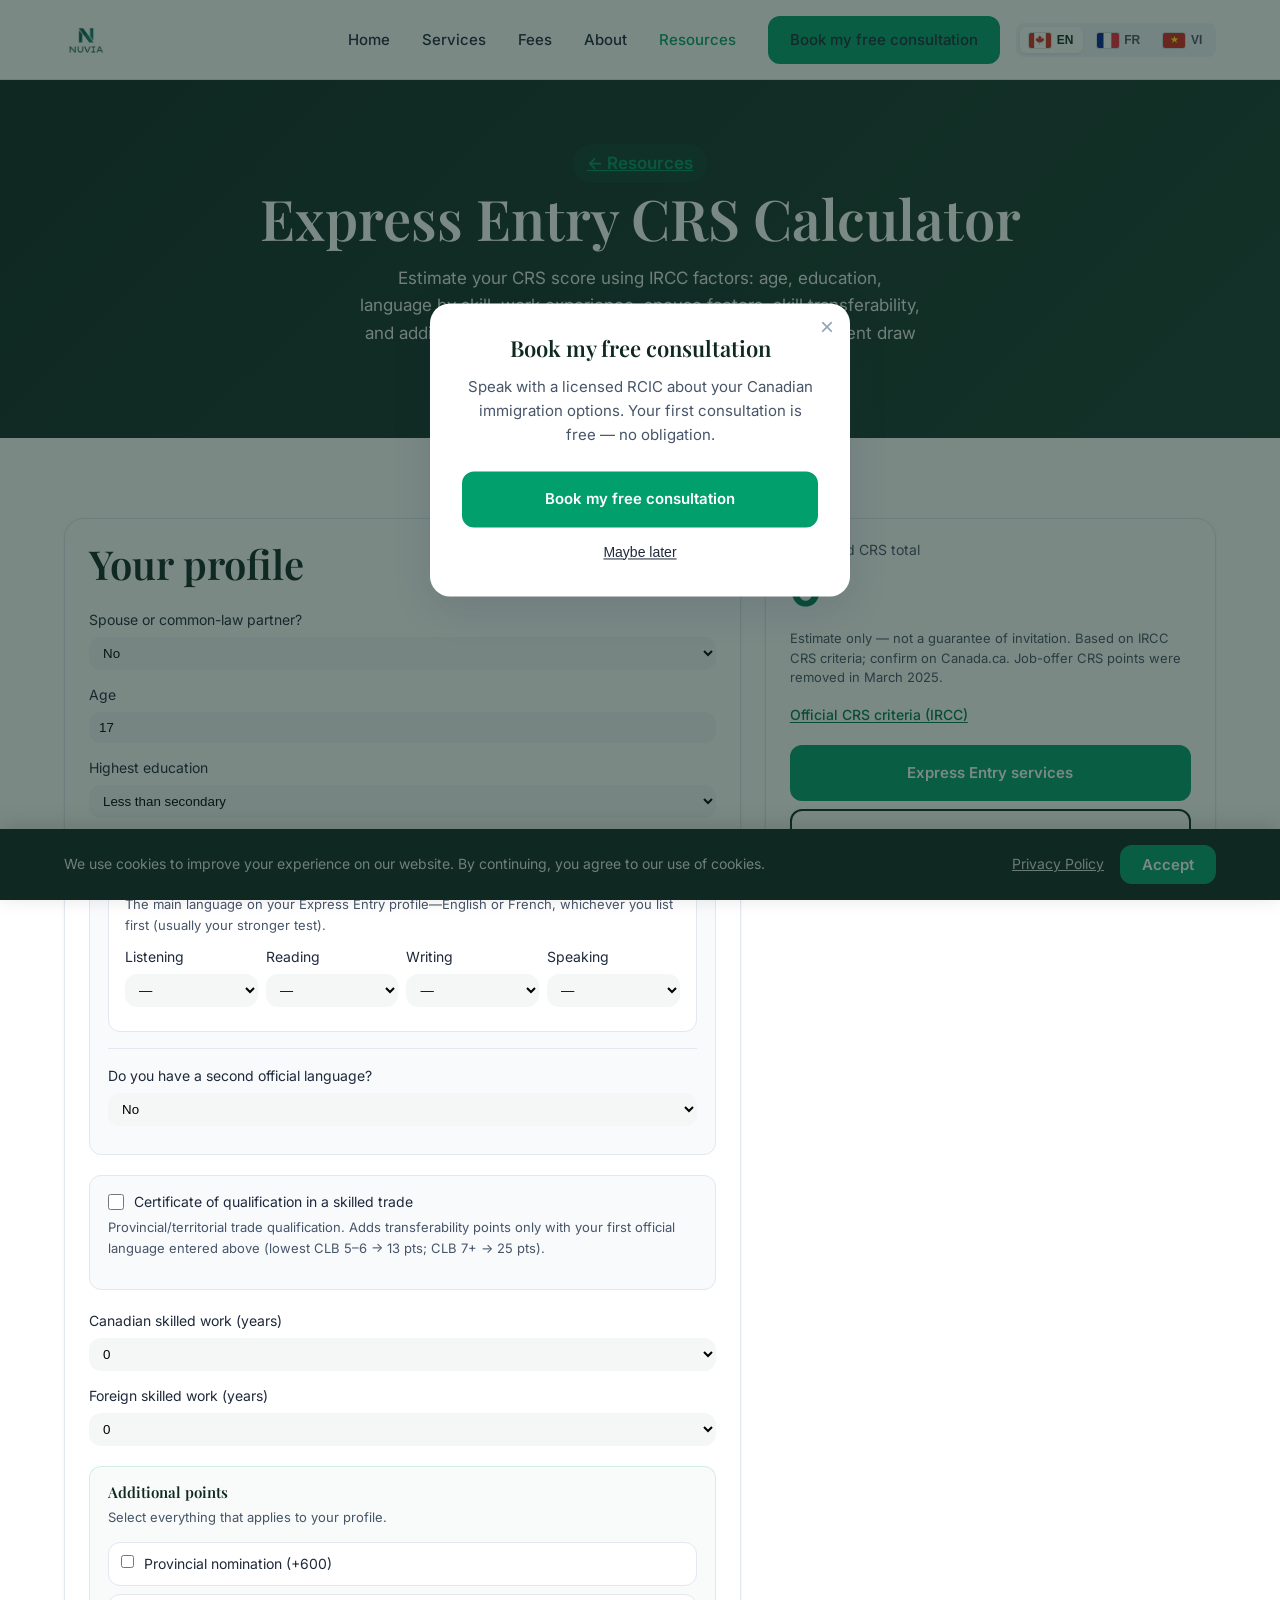
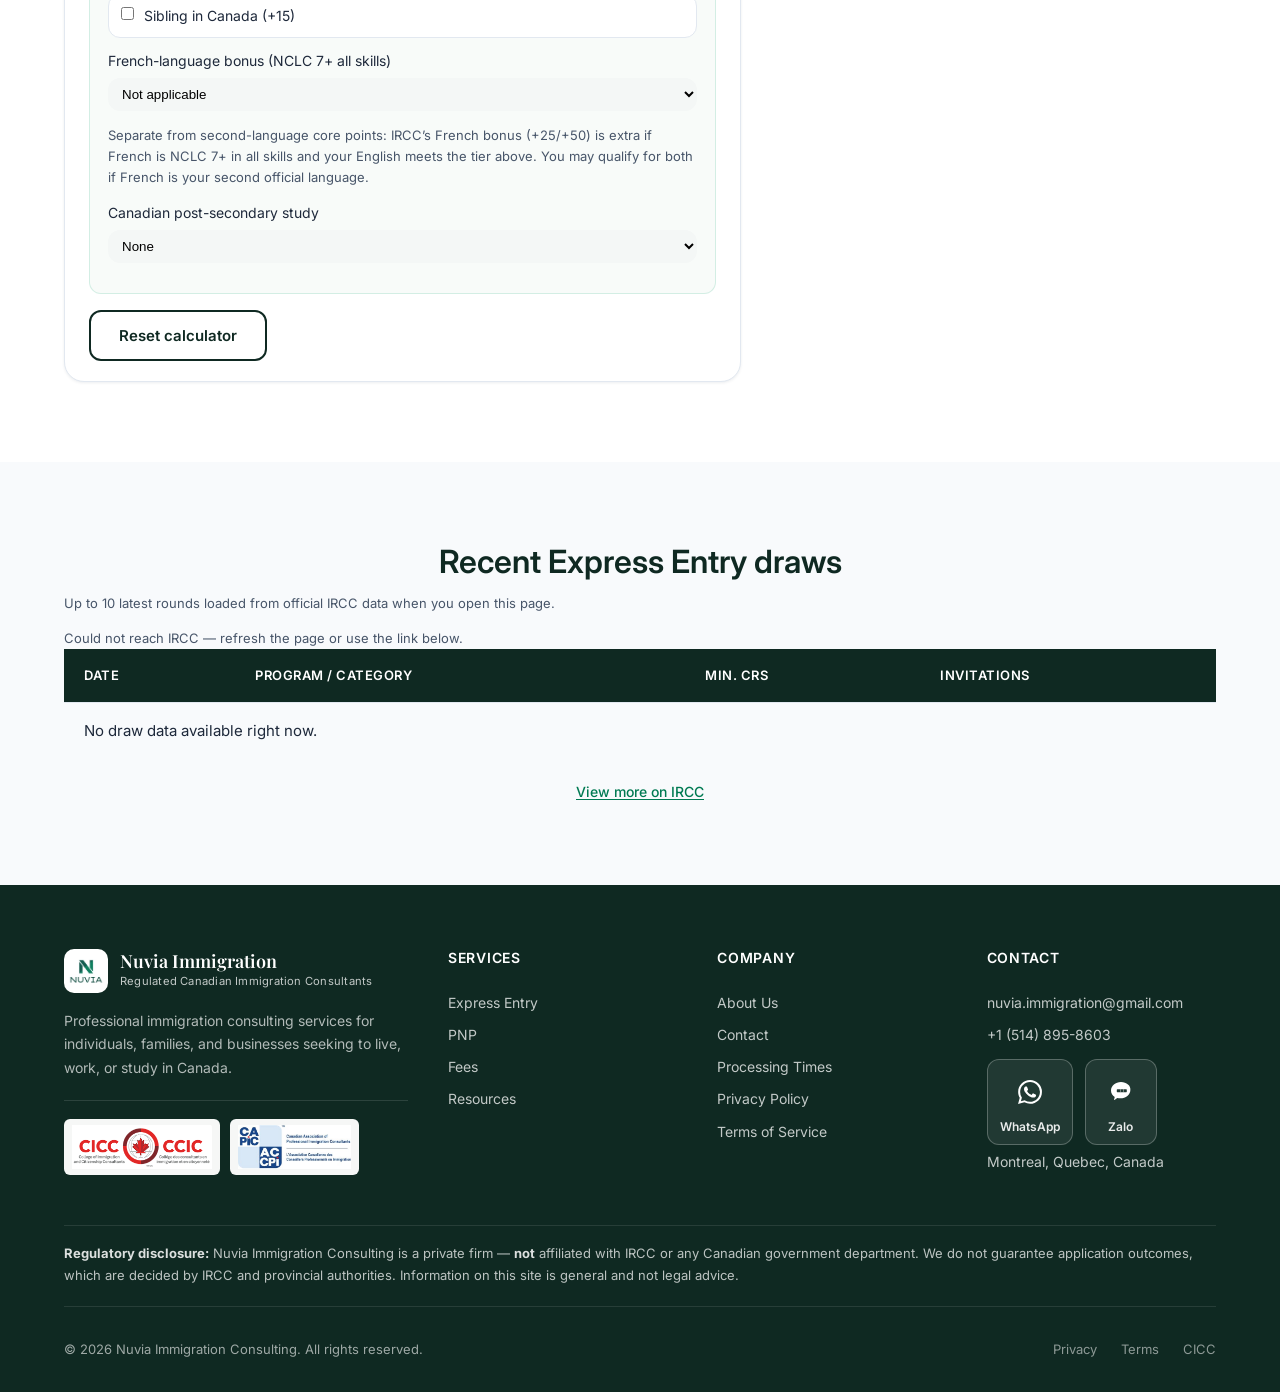
<file: express-entry.html>
<!DOCTYPE html>
<html lang="en-CA">
<head>
  <meta charset="UTF-8">
  <meta name="viewport" content="width=device-width, initial-scale=1.0">
  <meta name="description" content="Free Express Entry CRS score calculator and recent draw cut-offs — estimate your Comprehensive Ranking System points on Nuvia Immigration.">
  <title>Express Entry CRS Calculator | Nuvia Immigration Consulting</title>
  <link rel="preconnect" href="https://fonts.googleapis.com">
  <link rel="preconnect" href="https://fonts.gstatic.com" crossorigin>
  <link href="https://fonts.googleapis.com/css2?family=Inter:wght@400;500;600;700&family=Playfair+Display:wght@600;700&display=swap" rel="stylesheet">
  <link rel="stylesheet" href="css/styles.css">
  <link rel="icon" href="assets/logo.png" type="image/png">
</head>
<body data-page-title="meta.expressEntryTitle">
  <header class="site-header">
    <div class="container header-inner">
      <a href="index.html" class="logo"><div class="logo-mark"><img src="assets/logo.png" alt="" width="44" height="44"></div></a>
      <div class="header-actions">
        <nav class="nav-desktop">
          <a href="index.html" data-i18n="nav.home">Home</a>
          <a href="services.html" data-i18n="nav.services">Services</a>
          <a href="fees.html" data-i18n="nav.fees">Fees</a>
          <a href="about.html" data-i18n="nav.about">About</a>
          <a href="resources.html" class="active" data-i18n="nav.resources">Resources</a>
          <a href="contact.html#book" class="btn btn-primary" style="padding: 0.625rem 1.25rem;" data-i18n="nav.book">Book my free consultation</a>
        </nav>
        <div class="lang-switcher" role="group" aria-label="Language">
          <button type="button" class="lang-btn active" data-lang="en" aria-pressed="true"><img src="assets/flags/en.svg" alt="" class="lang-flag" width="22" height="15"> EN</button>
          <button type="button" class="lang-btn" data-lang="fr" aria-pressed="false"><img src="assets/flags/fr.svg" alt="" class="lang-flag" width="22" height="15"> FR</button>
          <button type="button" class="lang-btn" data-lang="vi" aria-pressed="false"><img src="assets/flags/vi.svg" alt="" class="lang-flag" width="22" height="15"> VI</button>
        </div>
      </div>
      <button class="nav-toggle" data-i18n-title="nav.toggle" aria-label="Toggle navigation" aria-expanded="false"><span></span><span></span><span></span></button>
    </div>
    <nav class="nav-mobile">
      <a href="index.html" data-i18n="nav.home">Home</a>
      <a href="services.html" data-i18n="nav.services">Services</a>
      <a href="fees.html" data-i18n="nav.fees">Fees</a>
      <a href="about.html" data-i18n="nav.about">About</a>
      <a href="resources.html" data-i18n="nav.resources">Resources</a>
    </nav>
  </header>

  <main>
    <section class="page-hero">
      <div class="container">
        <p class="ptime-hero-badge"><a href="resources.html" data-i18n="crs.backResources">← Resources</a></p>
        <h1 data-i18n="crs.hero.title">Express Entry CRS Calculator</h1>
        <p data-i18n="crs.hero.desc">Estimate your Comprehensive Ranking System score using IRCC’s core factors (no arranged-employment points). Compare against recent draw cut-offs.</p>
      </div>
    </section>

    <section>
      <div class="container calc-layout">
        <form id="crs-calculator-form" class="calc-card">
          <h2 data-i18n="crs.form.title">Your profile</h2>
          <label class="calc-field calc-field-spaced-top"><span data-i18n="crs.form.spouse">Spouse or common-law partner?</span>
            <select name="hasSpouse"><option value="no">No</option><option value="yes">Yes</option></select>
          </label>
          <p class="calc-form-section-desc calc-form-section-desc-tight calc-spouse-core-note" id="crs-spouse-core-note" hidden data-i18n="crs.form.spouseCoreNote">With “Yes”, IRCC uses lower point tables for your age, education, and first language. Your spouse’s details can add up to 40 points below.</p>
          <label class="calc-field"><span data-i18n="crs.form.age">Age</span>
            <input type="number" name="age" min="17" max="99" value="17">
          </label>
          <label class="calc-field"><span data-i18n="crs.form.education">Highest education</span>
            <select name="education">
              <option value="none" selected>Less than secondary</option>
              <option value="secondary">Secondary diploma</option>
              <option value="onepost">One-year post-secondary</option>
              <option value="twopost">Two-year post-secondary</option>
              <option value="bachelor">Bachelor’s degree</option>
              <option value="twodegree">Two or more degrees</option>
              <option value="master">Master’s</option>
              <option value="phd">PhD</option>
            </select>
          </label>

          <div class="calc-form-section">
            <div class="calc-lang-block calc-lang-block--primary">
              <h3 class="calc-form-section-title" data-i18n="crs.form.lang1Legend">First official language (CLB per skill)</h3>
              <p class="calc-form-section-desc" data-i18n="crs.form.lang1Desc">The main language on your Express Entry profile—English or French, whichever you list first (usually your stronger test).</p>
              <div class="calc-form-section-grid calc-lang-skills-grid">
              <label class="calc-field"><span data-i18n="crs.form.clbListen">Listening</span>
                <select name="clb1Listen"><option value="0" selected>—</option><option value="4">CLB 4</option><option value="5">CLB 5</option><option value="6">CLB 6</option><option value="7">CLB 7</option><option value="8">CLB 8</option><option value="9">CLB 9</option><option value="10">CLB 10+</option></select>
              </label>
              <label class="calc-field"><span data-i18n="crs.form.clbRead">Reading</span>
                <select name="clb1Read"><option value="0" selected>—</option><option value="4">CLB 4</option><option value="5">CLB 5</option><option value="6">CLB 6</option><option value="7">CLB 7</option><option value="8">CLB 8</option><option value="9">CLB 9</option><option value="10">CLB 10+</option></select>
              </label>
              <label class="calc-field"><span data-i18n="crs.form.clbWrite">Writing</span>
                <select name="clb1Write"><option value="0" selected>—</option><option value="4">CLB 4</option><option value="5">CLB 5</option><option value="6">CLB 6</option><option value="7">CLB 7</option><option value="8">CLB 8</option><option value="9">CLB 9</option><option value="10">CLB 10+</option></select>
              </label>
              <label class="calc-field"><span data-i18n="crs.form.clbSpeak">Speaking</span>
                <select name="clb1Speak"><option value="0" selected>—</option><option value="4">CLB 4</option><option value="5">CLB 5</option><option value="6">CLB 6</option><option value="7">CLB 7</option><option value="8">CLB 8</option><option value="9">CLB 9</option><option value="10">CLB 10+</option></select>
              </label>
              </div>
            </div>

            <div class="calc-form-section-sub">
              <label class="calc-field calc-field-in-section"><span data-i18n="crs.form.hasSecondLang">Do you have a second official language?</span>
                <select name="hasSecondLang"><option value="no" selected>No</option><option value="yes">Yes</option></select>
              </label>
              <div id="crs-lang2-fields" hidden>
                <div class="calc-lang-block calc-lang-block--secondary">
                  <h4 class="calc-form-section-title" data-i18n="crs.form.lang2Legend">Second official language (CLB per skill)</h4>
                  <p class="calc-form-section-desc" data-i18n="crs.form.lang2Desc">The other official language only (if first is English, this is French—and vice versa). Not a second French or English test for the same language.</p>
                  <div class="calc-form-section-grid calc-lang-skills-grid">
                  <label class="calc-field"><span data-i18n="crs.form.clbListen">Listening</span>
                    <select name="clb2Listen"><option value="0" selected>—</option><option value="5">CLB 5</option><option value="6">CLB 6</option><option value="7">CLB 7</option><option value="8">CLB 8</option><option value="9">CLB 9</option><option value="10">CLB 10+</option></select>
                  </label>
                  <label class="calc-field"><span data-i18n="crs.form.clbRead">Reading</span>
                    <select name="clb2Read"><option value="0" selected>—</option><option value="5">CLB 5</option><option value="6">CLB 6</option><option value="7">CLB 7</option><option value="8">CLB 8</option><option value="9">CLB 9</option><option value="10">CLB 10+</option></select>
                  </label>
                  <label class="calc-field"><span data-i18n="crs.form.clbWrite">Writing</span>
                    <select name="clb2Write"><option value="0" selected>—</option><option value="5">CLB 5</option><option value="6">CLB 6</option><option value="7">CLB 7</option><option value="8">CLB 8</option><option value="9">CLB 9</option><option value="10">CLB 10+</option></select>
                  </label>
                  <label class="calc-field"><span data-i18n="crs.form.clbSpeak">Speaking</span>
                    <select name="clb2Speak"><option value="0" selected>—</option><option value="5">CLB 5</option><option value="6">CLB 6</option><option value="7">CLB 7</option><option value="8">CLB 8</option><option value="9">CLB 9</option><option value="10">CLB 10+</option></select>
                  </label>
                  </div>
                </div>
              </div>
            </div>
          </div>

          <div class="calc-form-section">
            <label class="calc-field calc-field-checkbox">
              <input type="checkbox" name="tradeCert" value="yes">
              <span data-i18n="crs.form.tradeCert">Certificate of qualification in a skilled trade</span>
            </label>
            <p class="calc-form-section-desc" data-i18n="crs.form.tradeCertHelp">Provincial/territorial trade qualification. Adds transferability points only with your first official language entered above (lowest CLB 5–6 → 13 pts; CLB 7+ → 25 pts).</p>
            <p class="calc-form-section-desc calc-trade-cert-hint" id="crs-trade-cert-hint" hidden data-i18n="crs.form.tradeCertNeedLang">Enter CLB levels in first official language—lowest skill must be CLB 5 or higher for trade certificate points to count.</p>
          </div>
          <label class="calc-field calc-field-spaced-top"><span data-i18n="crs.form.canWork">Canadian skilled work (years)</span>
            <select name="canWork"><option value="0">0</option><option value="1">1</option><option value="2">2</option><option value="3">3</option><option value="4">4</option><option value="5">5+</option></select>
          </label>
          <label class="calc-field"><span data-i18n="crs.form.foreignWork">Foreign skilled work (years)</span>
            <select name="foreignWork"><option value="0">0</option><option value="1">1</option><option value="2">2</option><option value="3">3+</option></select>
          </label>

          <div class="calc-form-section" id="crs-spouse-fields" hidden>
            <h3 class="calc-form-section-title" data-i18n="crs.form.spouseLegend">Spouse or partner factors</h3>
            <p class="calc-form-section-desc" data-i18n="crs.form.spouseDesc">Included when you have a spouse or common-law partner on the application.</p>
            <label class="calc-field"><span data-i18n="crs.form.spouseEdu">Spouse education</span>
              <select name="spouseEducation">
                <option value="none">Less than secondary</option>
                <option value="secondary">Secondary diploma</option>
                <option value="onepost">One-year post-secondary</option>
                <option value="twopost">Two-year post-secondary</option>
                <option value="bachelor">Bachelor’s degree</option>
                <option value="twodegree">Two or more degrees</option>
                <option value="master">Master’s</option>
                <option value="phd">PhD</option>
              </select>
            </label>
            <div class="calc-form-section-sub">
              <h4 class="calc-form-section-title" data-i18n="crs.form.spouseLangLegend">Spouse or partner — official language (CLB per skill)</h4>
              <p class="calc-form-section-desc" data-i18n="crs.form.spouseLangDesc">Enter CLB levels for your spouse or partner’s first official language test (English or French).</p>
              <div class="calc-form-section-grid calc-lang-skills-grid">
                <label class="calc-field"><span data-i18n="crs.form.clbListen">Listening</span>
                  <select name="spouseClbListen"><option value="0" selected>—</option><option value="4">CLB 4</option><option value="5">CLB 5</option><option value="6">CLB 6</option><option value="7">CLB 7</option><option value="8">CLB 8</option><option value="9">CLB 9</option><option value="10">CLB 10+</option></select>
                </label>
                <label class="calc-field"><span data-i18n="crs.form.clbRead">Reading</span>
                  <select name="spouseClbRead"><option value="0" selected>—</option><option value="4">CLB 4</option><option value="5">CLB 5</option><option value="6">CLB 6</option><option value="7">CLB 7</option><option value="8">CLB 8</option><option value="9">CLB 9</option><option value="10">CLB 10+</option></select>
                </label>
                <label class="calc-field"><span data-i18n="crs.form.clbWrite">Writing</span>
                  <select name="spouseClbWrite"><option value="0" selected>—</option><option value="4">CLB 4</option><option value="5">CLB 5</option><option value="6">CLB 6</option><option value="7">CLB 7</option><option value="8">CLB 8</option><option value="9">CLB 9</option><option value="10">CLB 10+</option></select>
                </label>
                <label class="calc-field"><span data-i18n="crs.form.clbSpeak">Speaking</span>
                  <select name="spouseClbSpeak"><option value="0" selected>—</option><option value="4">CLB 4</option><option value="5">CLB 5</option><option value="6">CLB 6</option><option value="7">CLB 7</option><option value="8">CLB 8</option><option value="9">CLB 9</option><option value="10">CLB 10+</option></select>
                </label>
              </div>
            </div>
            <label class="calc-field"><span data-i18n="crs.form.spouseCan">Spouse Canadian work (years)</span>
              <select name="spouseCanWork"><option value="0">0</option><option value="1">1</option><option value="2">2</option><option value="3">3</option><option value="4">4</option><option value="5">5+</option></select>
            </label>
          </div>

          <div class="calc-form-section calc-form-section-accent">
            <h3 class="calc-form-section-title" data-i18n="crs.form.additional">Additional points</h3>
            <p class="calc-form-section-desc" data-i18n="crs.form.additionalDesc">Select everything that applies to your profile.</p>
            <div class="calc-toggle-grid">
              <label class="calc-toggle"><input type="checkbox" name="pnp" value="yes"><span data-i18n="crs.form.pnp">Provincial nomination (+600)</span></label>
              <label class="calc-toggle"><input type="checkbox" name="sibling" value="yes"><span data-i18n="crs.form.sibling">Sibling in Canada (+15)</span></label>
            </div>
            <label class="calc-field"><span data-i18n="crs.form.frenchBonus">French-language bonus (NCLC 7+ in all skills)</span>
              <select name="frenchBonus">
                <option value="none" selected data-i18n="crs.form.frenchNone">Not applicable</option>
                <option value="25" data-i18n="crs.form.french25">+25 — French strong; English below CLB 5 in any skill</option>
                <option value="50" data-i18n="crs.form.french50">+50 — French strong and English CLB 5+ in all skills</option>
              </select>
            </label>
            <p class="calc-form-section-desc calc-form-section-desc-tight" data-i18n="crs.form.frenchBonusHelp">Separate from second-language core points: IRCC’s French bonus (+25/+50) is extra if French is NCLC 7+ in all skills and your English meets the tier above. You may qualify for both if French is your second official language.</p>
            <label class="calc-field"><span data-i18n="crs.form.canStudy">Canadian post-secondary study</span>
              <select name="canStudy"><option value="none">None</option><option value="one">1–2 year program</option><option value="two">3+ year program</option></select>
            </label>
          </div>
          <p class="calc-form-actions">
            <button type="button" class="btn btn-outline-dark" id="crs-reset-btn" data-i18n="crs.reset">Reset calculator</button>
          </p>
        </form>

        <aside class="calc-card calc-result-card">
          <p class="calc-result-label" data-i18n="crs.result.label">Estimated CRS total</p>
          <p class="calc-result-score" id="crs-total-score">0</p>
          <ul class="calc-breakdown" id="crs-breakdown"></ul>
          <p class="calc-note" data-i18n="crs.disclaimer">Estimate only — not a guarantee of invitation. Based on IRCC CRS criteria; confirm on Canada.ca. Job-offer CRS points were removed in March 2025.</p>
          <p class="calc-note calc-criteria-link"><a href="https://www.canada.ca/en/immigration-refugees-citizenship/services/immigrate-canada/express-entry/check-score/crs-criteria.html" class="text-link" target="_blank" rel="noopener noreferrer" data-i18n="crs.criteriaLink">Official CRS criteria (IRCC)</a></p>
          <div class="calc-result-actions">
            <a href="services.html#express-entry" class="btn btn-primary" data-i18n="crs.cta">Express Entry services</a>
            <a href="contact.html#book" class="btn btn-outline-dark" data-i18n="crs.schedule">Schedule an appointment</a>
          </div>
        </aside>
      </div>
    </section>

    <section class="bg-light">
      <div class="container">
        <h2 class="section-title" data-i18n="crs.draws.title">Recent Express Entry draws</h2>
        <p class="calc-note" data-i18n="crs.draws.note">Live rounds from IRCC — confirm cut-offs on the official site before making decisions.</p>
        <p class="calc-note crs-draws-status" id="crs-draws-status" aria-live="polite"></p>
        <div class="table-wrap crs-draws-table-wrap">
          <table class="fees-table crs-draws-table">
            <thead><tr><th data-i18n="crs.draws.date">Date</th><th data-i18n="crs.draws.program">Program / category</th><th data-i18n="crs.draws.score">Min. CRS</th><th data-i18n="crs.draws.invites">Invitations</th></tr></thead>
            <tbody id="crs-draws-body"></tbody>
          </table>
        </div>
        <p class="crs-draws-actions">
          <a href="https://www.canada.ca/en/immigration-refugees-citizenship/services/immigrate-canada/express-entry/submit-profile/rounds-invitations.html" class="text-link" target="_blank" rel="noopener noreferrer" data-i18n="crs.viewMoreDraws">View more on IRCC</a>
        </p>
      </div>
    </section>
  </main>

  <footer class="site-footer">
    <div class="container">
      <div class="rcic-disclosure" data-i18n-html="footer.disclosure"></div>
      <div class="footer-grid">
        <div class="footer-brand">
          <a href="index.html" class="logo">
            <div class="logo-mark">
              <img src="assets/logo.png" alt="" width="44" height="44">
            </div>
            <div class="logo-text">
              <span class="logo-name">Nuvia Immigration</span>
              <span class="logo-tagline" data-i18n="footer.tagline">Regulated Canadian Immigration Consultants</span>
            </div>
          </a>
          <p data-i18n="footer.desc">Professional immigration consulting services.</p>
        </div>
        <div class="footer-col">
          <h4 data-i18n="footer.services">Services</h4>
          <a href="services.html">Express Entry</a>
          <a href="services.html">PNP</a>
          <a href="fees.html" data-i18n="nav.fees">Fees</a>
          <a href="resources.html" data-i18n="footer.resources">Resources</a>
        </div>
        <div class="footer-col">
          <h4 data-i18n="footer.company">Company</h4>
          <a href="about.html" data-i18n="footer.about">About Us</a>
          <a href="contact.html" data-i18n="footer.contact">Contact</a>
          <a href="processing-times.html" data-i18n="ptime.nav">Processing Times</a>
          <a href="privacy.html" data-i18n="footer.privacy">Privacy Policy</a>
          <a href="terms.html" data-i18n="footer.terms">Terms of Service</a>
        </div>
        <div class="footer-col">
          <h4 data-i18n="footer.contact">Contact</h4>
          <a href="mailto:nuvia.immigration@gmail.com" data-config="email">nuvia.immigration@gmail.com</a>
          <a href="tel:+15148958603" data-config="phone">+1 (514) 895-8603</a>
          <div class="footer-social">
            <a href="https://wa.me/15148958603" class="social-link-card whatsapp" data-config="whatsapp" target="_blank" rel="noopener noreferrer">
              <span class="social-link-icon"><img src="assets/icons/whatsapp.svg" alt="" width="24" height="24"></span>
              <span class="social-link-label" data-i18n="contact.whatsapp">WhatsApp</span>
            </a>
            <a href="https://zalo.me/15148958603" class="social-link-card zalo" data-config="zalo" target="_blank" rel="noopener noreferrer">
              <span class="social-link-icon"><img src="assets/icons/zalo.svg" alt="" width="24" height="24"></span>
              <span class="social-link-label" data-i18n="contact.zalo">Zalo</span>
            </a>
          </div>
          <span class="footer-text" data-config="location">Montreal, Quebec, Canada</span>
        </div>
      </div>
      <div class="footer-bottom">
        <span data-i18n="footer.copyright">© 2026 Nuvia Immigration Consulting. All rights reserved.</span>
        <div class="footer-links">
          <a href="privacy.html" data-i18n="footer.privacy.link">Privacy</a>
          <a href="terms.html" data-i18n="footer.terms.link">Terms</a>
          <a href="https://www.college-ic.ca" target="_blank" rel="noopener noreferrer">CICC</a>
        </div>
      </div>
    </div>
  </footer>

  <script src="js/config.js"></script>
  <script src="js/translations.js"></script>
  <script src="js/i18n.js"></script>
  <script src="js/main.js"></script>
  <script src="js/crs-draws-data.js"></script>
  <script src="js/ircc-express-entry-draws.js"></script>
  <script src="js/crs-calculator.js"></script>
  <script src="js/site-chrome.js"></script>
</body>
</html>
</file>
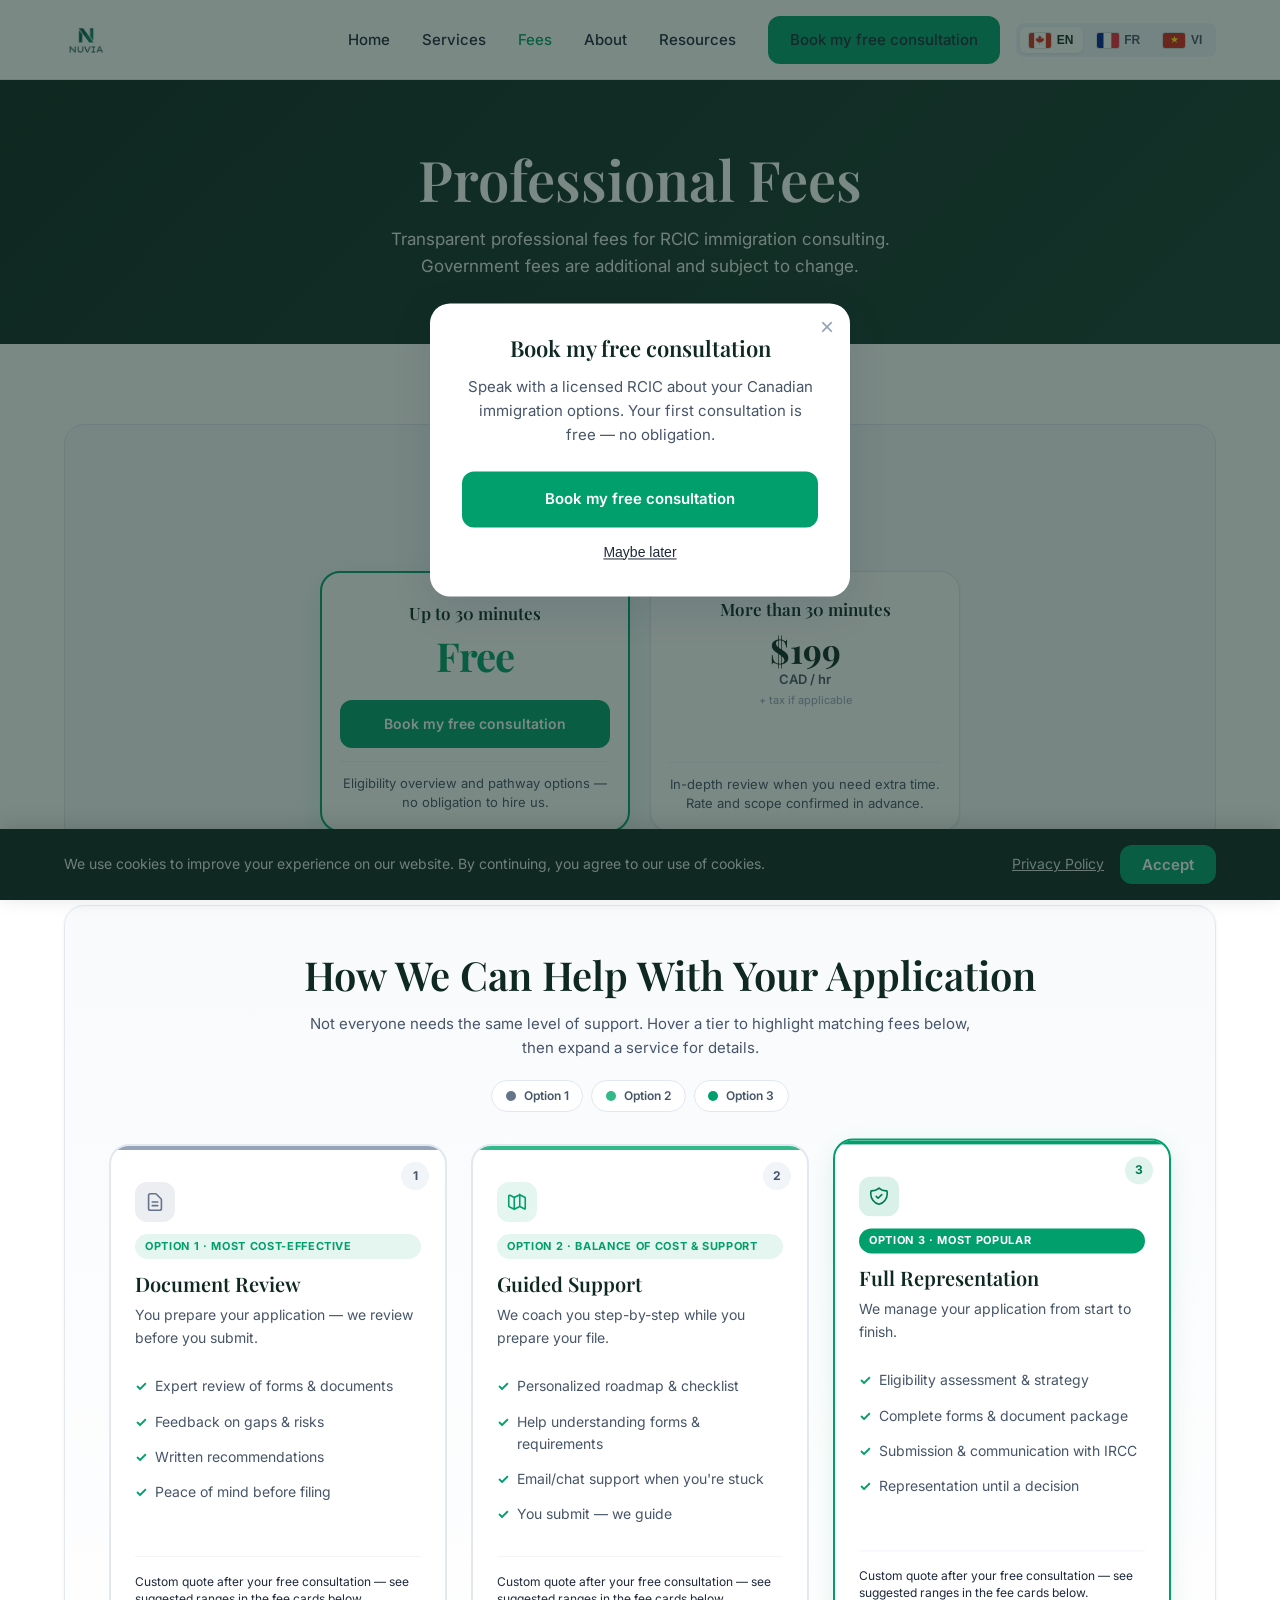
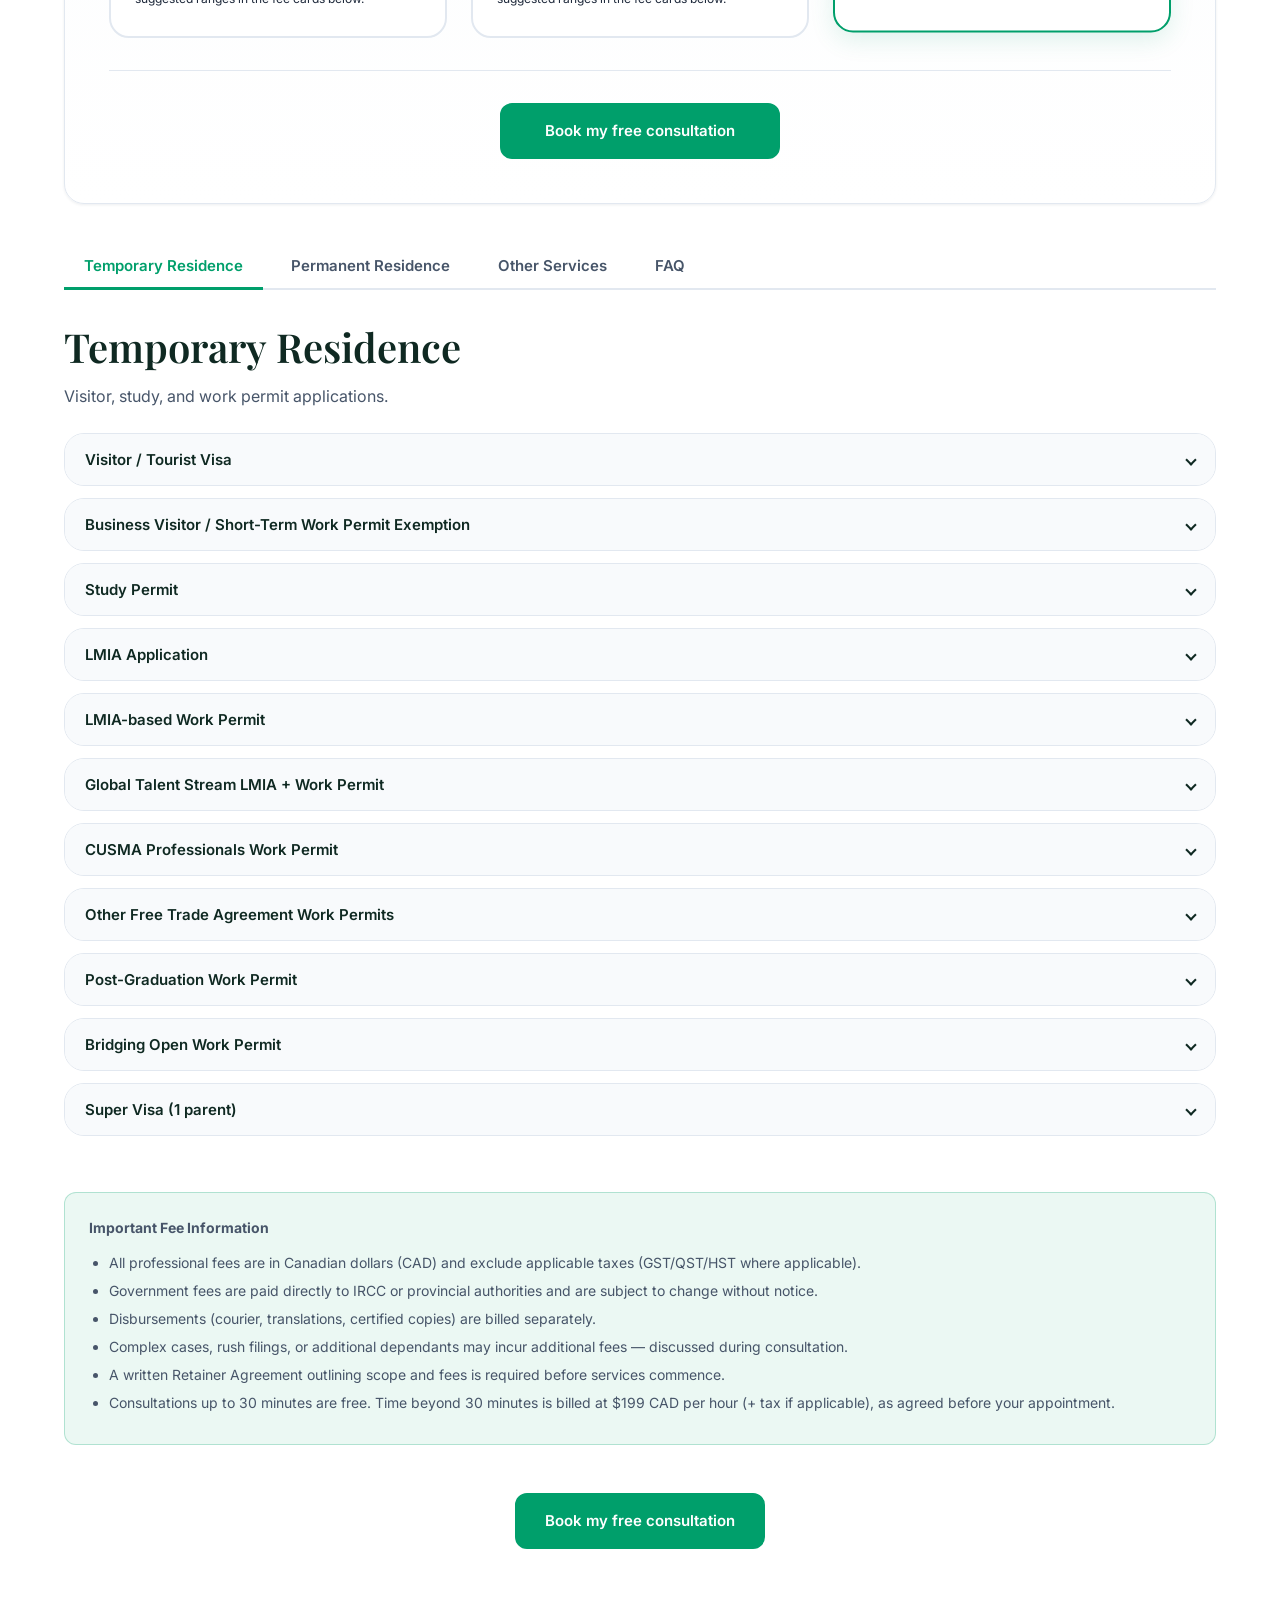
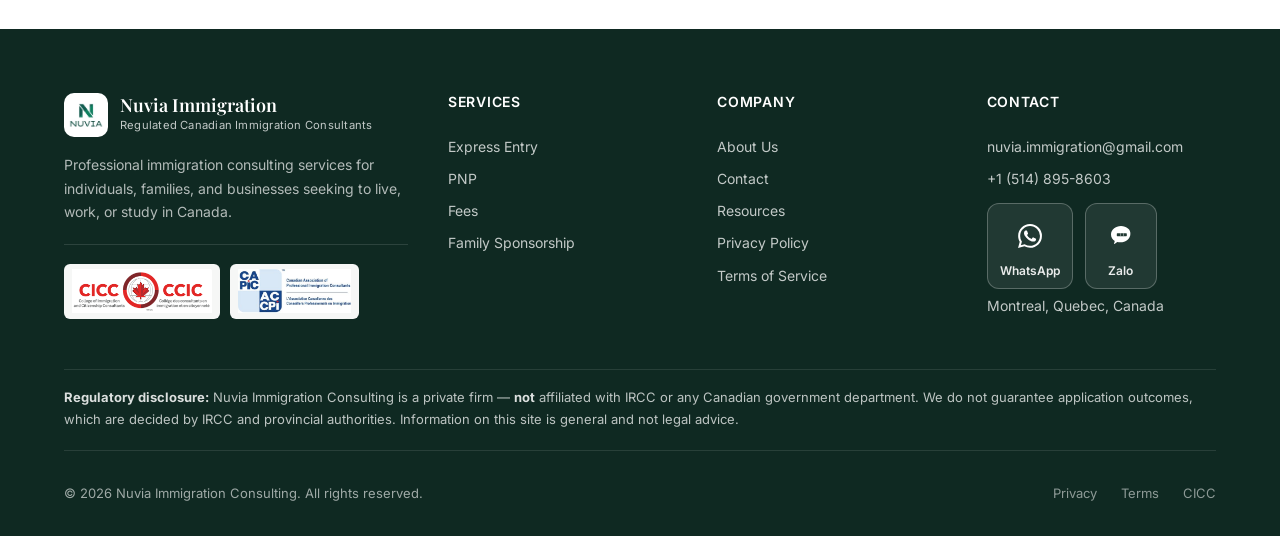
<file: fees.html>
<!DOCTYPE html>
<html lang="en-CA">
<head>
  <meta charset="UTF-8">
  <meta name="viewport" content="width=device-width, initial-scale=1.0">
  <meta name="description" content="Nuvia Immigration Consulting service fees — transparent professional fees for Canadian immigration consulting. Government fees are additional.">
  <title>Professional Fees | Nuvia Immigration Consulting</title>
  <link rel="preconnect" href="https://fonts.googleapis.com">
  <link rel="preconnect" href="https://fonts.gstatic.com" crossorigin>
  <link href="https://fonts.googleapis.com/css2?family=Inter:wght@400;500;600;700&family=Playfair+Display:wght@600;700&display=swap" rel="stylesheet">
  <link rel="stylesheet" href="css/styles.css">
</head>
<body data-page-title="meta.feesTitle">
  <header class="site-header">
    <div class="container header-inner">
      <a href="index.html" class="logo">
        <div class="logo-mark">
          <img src="assets/logo.png" alt="" width="44" height="44">
        </div>
      </a>
      <div class="header-actions">
        <nav class="nav-desktop">
          <a href="index.html" data-i18n="nav.home">Home</a>
          <a href="services.html" data-i18n="nav.services">Services</a>
          <a href="fees.html" class="active" data-i18n="nav.fees">Fees</a>
          <a href="about.html" data-i18n="nav.about">About</a>
          <a href="resources.html" data-i18n="nav.resources">Resources</a>
          <a href="contact.html#book" class="btn btn-primary" style="padding: 0.625rem 1.25rem;" data-i18n="nav.book">Book my free consultation</a>
        </nav>
        <div class="lang-switcher" role="group" aria-label="Language">
          <button type="button" class="lang-btn active" data-lang="en" aria-pressed="true"><img src="assets/flags/en.svg" alt="" class="lang-flag" width="22" height="15"> EN</button>
          <button type="button" class="lang-btn" data-lang="fr" aria-pressed="false"><img src="assets/flags/fr.svg" alt="" class="lang-flag" width="22" height="15"> FR</button>
          <button type="button" class="lang-btn" data-lang="vi" aria-pressed="false"><img src="assets/flags/vi.svg" alt="" class="lang-flag" width="22" height="15"> VI</button>
        </div>
      </div>
      <button class="nav-toggle" data-i18n-title="nav.toggle" aria-label="Toggle navigation" aria-expanded="false">
        <span></span><span></span><span></span>
      </button>
    </div>
    <nav class="nav-mobile">
      <a href="index.html" data-i18n="nav.home">Home</a>
      <a href="services.html" data-i18n="nav.services">Services</a>
      <a href="fees.html" data-i18n="nav.fees">Fees</a>
      <a href="about.html" data-i18n="nav.about">About</a>
      <a href="resources.html" data-i18n="nav.resources">Resources</a>
    </nav>
  </header>

  <main>
    <section class="page-hero">
      <div class="container">
        <h1 data-i18n="fees.hero.title">Professional Fees</h1>
        <p data-i18n="fees.hero.desc">Transparent professional fees for RCIC immigration consulting. Government fees are additional and subject to change.</p>
      </div>
    </section>

    <section>
      <div class="container">
        <section class="fees-consult-panel" aria-labelledby="fees-consult-heading">
          <header class="fees-consult-panel-header">
            <p class="section-label" data-i18n="fees.consult.eyebrow">Start with a conversation</p>
            <h2 id="fees-consult-heading" class="section-title-single-line" data-i18n="fees.consult.title">Consultations</h2>
          </header>
          <div class="fees-consult-panel-grid" data-fees-catalog="consult" data-catalog="consult"></div>
        </section>

        <section class="fees-tiers-block" aria-labelledby="fees-tiers-heading">
          <header class="fees-tiers-header">
            <h2 id="fees-tiers-heading" class="section-title-single-line" data-i18n="fees.tiers.title">How We Can Help With Your Application</h2>
            <p data-i18n="fees.tiers.desc">Not everyone needs the same level of support. Hover a tier to highlight matching fees below, then expand a service for details.</p>
            <div class="fees-tier-legend" role="group" data-i18n-title="fees.tiers.legendAria">
              <button type="button" class="fees-tier-legend-pill" data-tier-highlight="review" data-i18n-title="fees.tier.option1">
                <span class="fees-tier-legend-swatch fees-tier-legend-swatch--review" aria-hidden="true"></span>
                <span data-i18n="fees.tier.legendShort1">Option 1</span>
              </button>
              <button type="button" class="fees-tier-legend-pill" data-tier-highlight="guided" data-i18n-title="fees.tier.option2">
                <span class="fees-tier-legend-swatch fees-tier-legend-swatch--guided" aria-hidden="true"></span>
                <span data-i18n="fees.tier.legendShort2">Option 2</span>
              </button>
              <button type="button" class="fees-tier-legend-pill" data-tier-highlight="full" data-i18n-title="fees.tier.option3">
                <span class="fees-tier-legend-swatch fees-tier-legend-swatch--full" aria-hidden="true"></span>
                <span data-i18n="fees.tier.legendShort3">Option 3</span>
              </button>
            </div>
          </header>
          <div class="pricing-tiers pricing-tiers--journey">
            <div class="pricing-tier pricing-tier--review" data-tier="review" tabindex="0">
              <div class="tier-step" aria-hidden="true">1</div>
              <div class="tier-icon tier-icon--review" aria-hidden="true"></div>
              <span class="tier-badge" data-i18n="fees.tier.option1">Option 1</span>
              <h3 data-i18n="fees.tier.review.title">Document Review</h3>
              <p class="tier-tagline" data-i18n="fees.tier.review.tagline">You prepare your application — we review before you submit.</p>
              <ul>
                <li data-i18n="fees.tier.review.f1">Expert review of forms & documents</li>
                <li data-i18n="fees.tier.review.f2">Feedback on gaps & risks</li>
                <li data-i18n="fees.tier.review.f3">Written recommendations</li>
                <li data-i18n="fees.tier.review.f4">Peace of mind before filing</li>
              </ul>
              <p class="tier-from" data-i18n="fees.tier.from">Quoted after free consultation</p>
            </div>
            <div class="pricing-tier pricing-tier--guided" data-tier="guided" tabindex="0">
              <div class="tier-step" aria-hidden="true">2</div>
              <div class="tier-icon tier-icon--guided" aria-hidden="true"></div>
              <span class="tier-badge" data-i18n="fees.tier.option2">Option 2</span>
              <h3 data-i18n="fees.tier.guided.title">Guided Support</h3>
              <p class="tier-tagline" data-i18n="fees.tier.guided.tagline">We coach you step-by-step while you prepare your file.</p>
              <ul>
                <li data-i18n="fees.tier.guided.f1">Personalized roadmap & checklist</li>
                <li data-i18n="fees.tier.guided.f2">Help understanding forms & requirements</li>
                <li data-i18n="fees.tier.guided.f3">Email/chat support when you're stuck</li>
                <li data-i18n="fees.tier.guided.f4">You submit — we guide</li>
              </ul>
              <p class="tier-from" data-i18n="fees.tier.from">Quoted after free consultation</p>
            </div>
            <div class="pricing-tier pricing-tier--full featured" data-tier="full" tabindex="0">
              <div class="tier-step" aria-hidden="true">3</div>
              <div class="tier-icon tier-icon--full" aria-hidden="true"></div>
              <span class="tier-badge" data-i18n="fees.tier.option3">Option 3 · Most popular</span>
              <h3 data-i18n="fees.tier.full.title">Full Representation</h3>
              <p class="tier-tagline" data-i18n="fees.tier.full.tagline">We manage your application from start to finish.</p>
              <ul>
                <li data-i18n="fees.tier.full.f1">Eligibility assessment & strategy</li>
                <li data-i18n="fees.tier.full.f2">Complete forms & document package</li>
                <li data-i18n="fees.tier.full.f3">Submission & communication with IRCC</li>
                <li data-i18n="fees.tier.full.f4">Representation until a decision</li>
              </ul>
              <p class="tier-from" data-i18n="fees.tier.from">Quoted after free consultation</p>
            </div>
          </div>
          <div class="pricing-tiers-cta">
            <a href="contact.html#book" class="btn btn-primary" data-i18n="nav.book">Book my free consultation</a>
          </div>
        </section>

        <div class="fees-page-tabs">
          <button type="button" class="fees-tab active" data-fees-tab="temp" data-i18n="fees.tab.temp">Temporary Residence</button>
          <button type="button" class="fees-tab" data-fees-tab="pr" data-i18n="fees.tab.pr">Permanent Residence</button>
          <button type="button" class="fees-tab" data-fees-tab="other" data-i18n="fees.tab.other">Other Services</button>
          <button type="button" class="fees-tab" data-fees-tab="faq" data-i18n="fees.tab.faq">FAQ</button>
        </div>

        <div class="fees-tab-panel active" data-fees-panel="temp">
        <div class="fees-section">
          <h2 data-i18n="fees.temp.title">Temporary Residence</h2>
          <p data-i18n="fees.temp.desc">Visitor, study, and work permit applications.</p>
          <div class="pricing-service-list" data-fees-catalog="temp" data-catalog="temp"></div>
        </div>
        </div>

        <div class="fees-tab-panel" data-fees-panel="pr">
        <div class="fees-section">
          <h2 data-i18n="fees.pr.title">Permanent Residence</h2>
          <p data-i18n="fees.pr.desc">Economic and family class permanent residence applications.</p>
          <div class="pricing-service-list" data-fees-catalog="pr" data-catalog="pr"></div>
        </div>
        <div class="fees-section">
          <h2 data-i18n="fees.dependents.title">Dependants Added to Applications</h2>
          <div class="pricing-service-list" data-fees-catalog="dependents" data-catalog="dependents"></div>
        </div>
        </div>

        <div class="fees-tab-panel" data-fees-panel="other">
        <div class="fees-section">
          <h2 data-i18n="fees.other.title">Other Services</h2>
          <div class="pricing-service-list" data-fees-catalog="other" data-catalog="other"></div>
        </div>
        </div>

        <div class="fees-tab-panel" data-fees-panel="faq">
          <div class="faq-section">
            <h2 style="text-align:center;margin-bottom:1.5rem;" data-i18n="fees.faq.title">Frequently Asked Questions</h2>
            <div class="faq-list">
              <div class="faq-item">
                <button type="button" class="faq-question" aria-expanded="false" data-i18n="fees.faq.q1">How much does an immigration consultant cost in Canada?</button>
                <div class="faq-answer" data-i18n="fees.faq.a1">Professional fees depend on the application type, complexity, number of family members, and service tier. After your free consultation, we provide a fixed written quote.</div>
              </div>
              <div class="faq-item">
                <button type="button" class="faq-question" aria-expanded="false" data-i18n="fees.faq.q2">What is the difference between consultant fees and government fees?</button>
                <div class="faq-answer" data-i18n="fees.faq.a2">Consultant fees are paid to Nuvia for professional services. Government fees are paid directly to IRCC. They are separate and we never add markup.</div>
              </div>
              <div class="faq-item">
                <button type="button" class="faq-question" aria-expanded="false" data-i18n="fees.faq.q3">Is the initial consultation free?</button>
                <div class="faq-answer" data-i18n="fees.faq.a3">Yes. We offer a free initial call to discuss your situation. Book your free call online anytime.</div>
              </div>
              <div class="faq-item">
                <button type="button" class="faq-question" aria-expanded="false" data-i18n="fees.faq.q4">Will I know the full fee before I commit?</button>
                <div class="faq-answer" data-i18n="fees.faq.a4">Yes. Before any work starts, you receive a written Retainer Agreement as required by CICC regulations.</div>
              </div>
              <div class="faq-item">
                <button type="button" class="faq-question" aria-expanded="false" data-i18n="fees.faq.q5">Why are fees not the same for everyone?</button>
                <div class="faq-answer" data-i18n="fees.faq.a5">Every case is unique. We quote each file individually after reviewing your situation.</div>
              </div>
              <div class="faq-item">
                <button type="button" class="faq-question" aria-expanded="false" data-i18n="fees.faq.q6">Can I pay in instalments?</button>
                <div class="faq-answer" data-i18n="fees.faq.a6">Many engagements are structured in stages. Payment options are set out in your Retainer Agreement.</div>
              </div>
            </div>
          </div>
        </div>

        <div class="fees-note">
          <strong data-i18n="fees.note.title">Important Fee Information</strong>
          <ul>
            <li data-i18n="fees.note.1">All professional fees are in Canadian dollars (CAD) and exclude applicable taxes (GST/QST/HST where applicable).</li>
            <li data-i18n="fees.note.2">Government fees are paid directly to IRCC or provincial authorities and are subject to change without notice.</li>
            <li data-i18n="fees.note.3">Disbursements (courier, translations, certified copies) are billed separately.</li>
            <li data-i18n="fees.note.4">Complex cases, rush filings, or additional dependants may incur additional fees — discussed during consultation.</li>
            <li data-i18n="fees.note.5">A written Retainer Agreement outlining scope and fees is required before services commence.</li>
            <li data-i18n="fees.note.6">Consultation fees may be credited toward your file if you retain us for the same matter.</li>
          </ul>
        </div>

        <div style="text-align: center; margin-top: 3rem;">
          <a href="contact.html#book" class="btn btn-primary" data-i18n="fees.cta">Book a Consultation for a Custom Quote</a>
        </div>
      </div>
    </section>
  </main>

  <footer class="site-footer">
    <div class="container">
      <div class="rcic-disclosure" data-i18n-html="footer.disclosure"></div>
      <div class="footer-grid">
        <div class="footer-brand">
          <a href="index.html" class="logo">
            <div class="logo-mark">
              <img src="assets/logo.png" alt="" width="44" height="44">
            </div>
            <div class="logo-text">
              <span class="logo-name">Nuvia Immigration</span>
              <span class="logo-tagline" data-i18n="footer.tagline">Regulated Canadian Immigration Consultants</span>
            </div>
          </a>
          <p data-i18n="footer.desc">Professional immigration consulting services.</p>
        </div>
        <div class="footer-col">
          <h4 data-i18n="footer.services">Services</h4>
          <a href="services.html">Express Entry</a>
          <a href="services.html">PNP</a>
          <a href="fees.html" data-i18n="nav.fees">Fees</a>
          <a href="services.html" data-i18n="home.svc.family.title">Family Sponsorship</a>
        </div>
        <div class="footer-col">
          <h4 data-i18n="footer.company">Company</h4>
          <a href="about.html" data-i18n="footer.about">About Us</a>
          <a href="contact.html" data-i18n="footer.contact">Contact</a>
          <a href="resources.html" data-i18n="footer.resources">Resources</a>
          <a href="privacy.html" data-i18n="footer.privacy">Privacy Policy</a>
          <a href="terms.html" data-i18n="footer.terms">Terms of Service</a>
        </div>
        <div class="footer-col">
          <h4 data-i18n="footer.contact">Contact</h4>
          <a href="mailto:nuvia.immigration@gmail.com" data-config="email">nuvia.immigration@gmail.com</a>
          <a href="tel:+15148958603" data-config="phone">+1 (514) 895-8603</a>
          <div class="footer-social">
            <a href="https://wa.me/15148958603" class="social-link-card whatsapp" data-config="whatsapp" target="_blank" rel="noopener noreferrer">
              <span class="social-link-icon"><img src="assets/icons/whatsapp.svg" alt="" width="24" height="24"></span>
              <span class="social-link-label" data-i18n="contact.whatsapp">WhatsApp</span>
            </a>
            <a href="https://zalo.me/15148958603" class="social-link-card zalo" data-config="zalo" target="_blank" rel="noopener noreferrer">
              <span class="social-link-icon"><img src="assets/icons/zalo.svg" alt="" width="24" height="24"></span>
              <span class="social-link-label" data-i18n="contact.zalo">Zalo</span>
            </a>
          </div>
          <span class="footer-text" data-config="location">Montreal, Quebec, Canada</span>
        </div>
      </div>
      <div class="footer-bottom">
        <span data-i18n="footer.copyright">© 2026 Nuvia Immigration Consulting. All rights reserved.</span>
        <div class="footer-links">
          <a href="privacy.html" data-i18n="footer.privacy.link">Privacy</a>
          <a href="terms.html" data-i18n="footer.terms.link">Terms</a>
          <a href="https://www.college-ic.ca" target="_blank" rel="noopener noreferrer">CICC</a>
        </div>
      </div>
    </div>
  </footer>

  <script src="js/config.js"></script>
  <script src="js/translations.js"></script>
  <script src="js/i18n.js"></script>
  <script src="js/fees-catalog.js"></script>
  <script src="js/main.js"></script>
  <script src="js/site-chrome.js"></script>
</body>
</html>
</file>
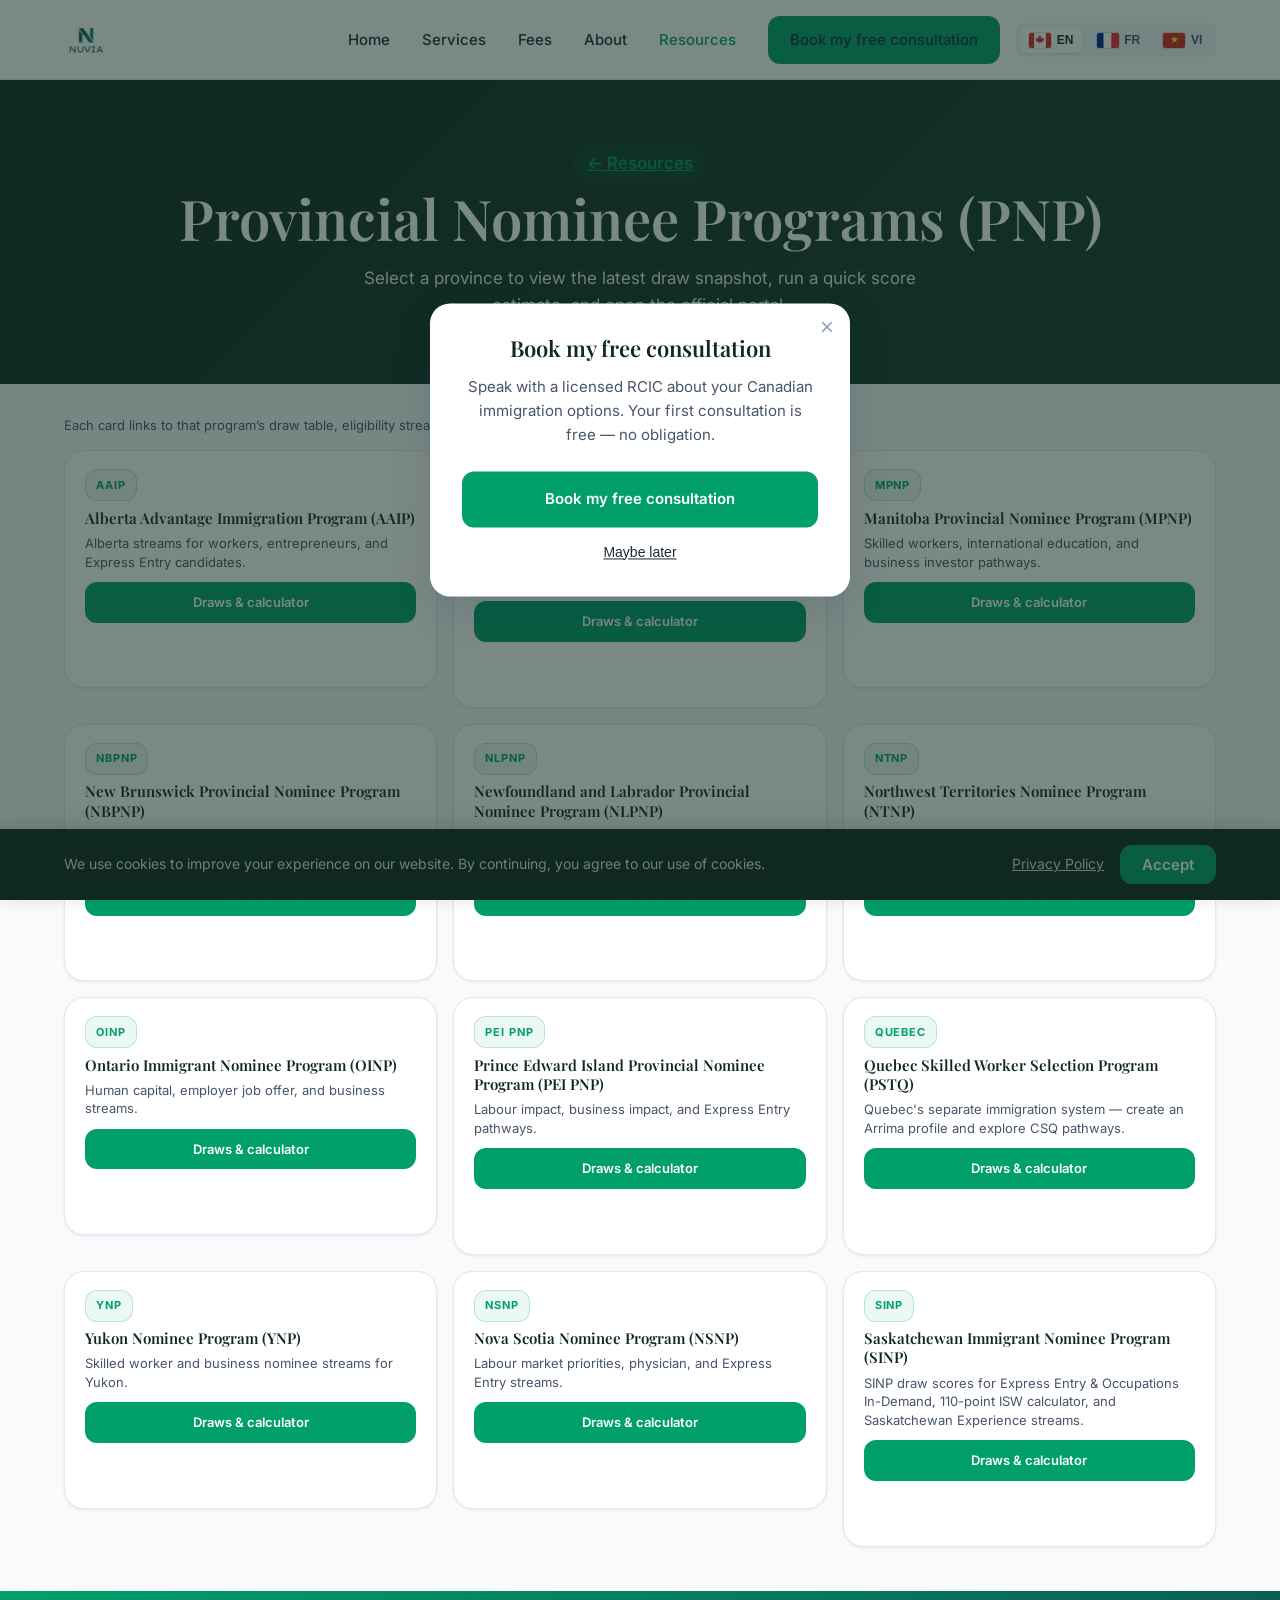
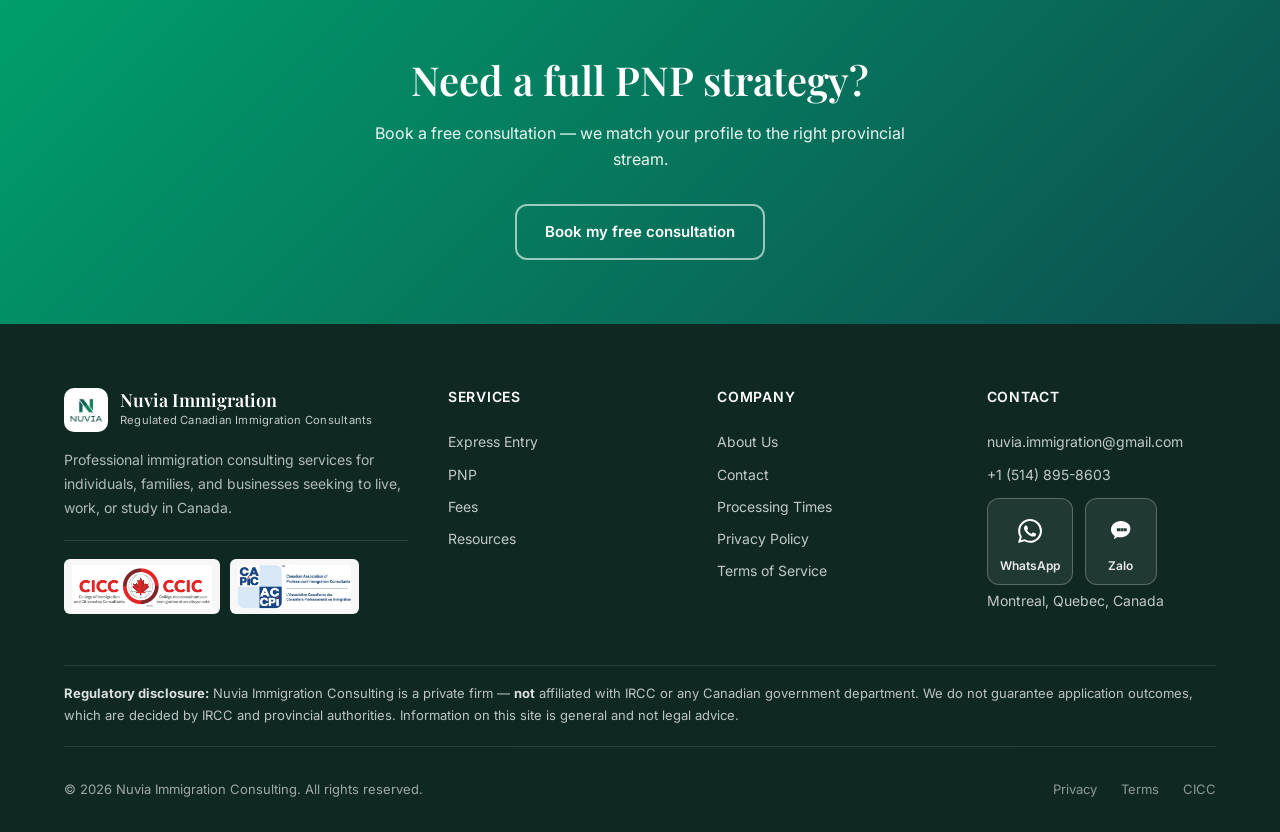
<file: pnp-calculators.html>
<!DOCTYPE html>
<html lang="en-CA">
<head>
  <meta charset="UTF-8">
  <meta http-equiv="refresh" content="0; url=pnp.html">
  <link rel="canonical" href="pnp.html">
  <title>Redirecting…</title>
  <script>location.replace("pnp.html" + location.search + location.hash);</script>
</head>
<body>
  <p><a href="pnp.html">Continue to Provincial Nominee Programs (PNP)</a></p>
</body>
</html>
</file>
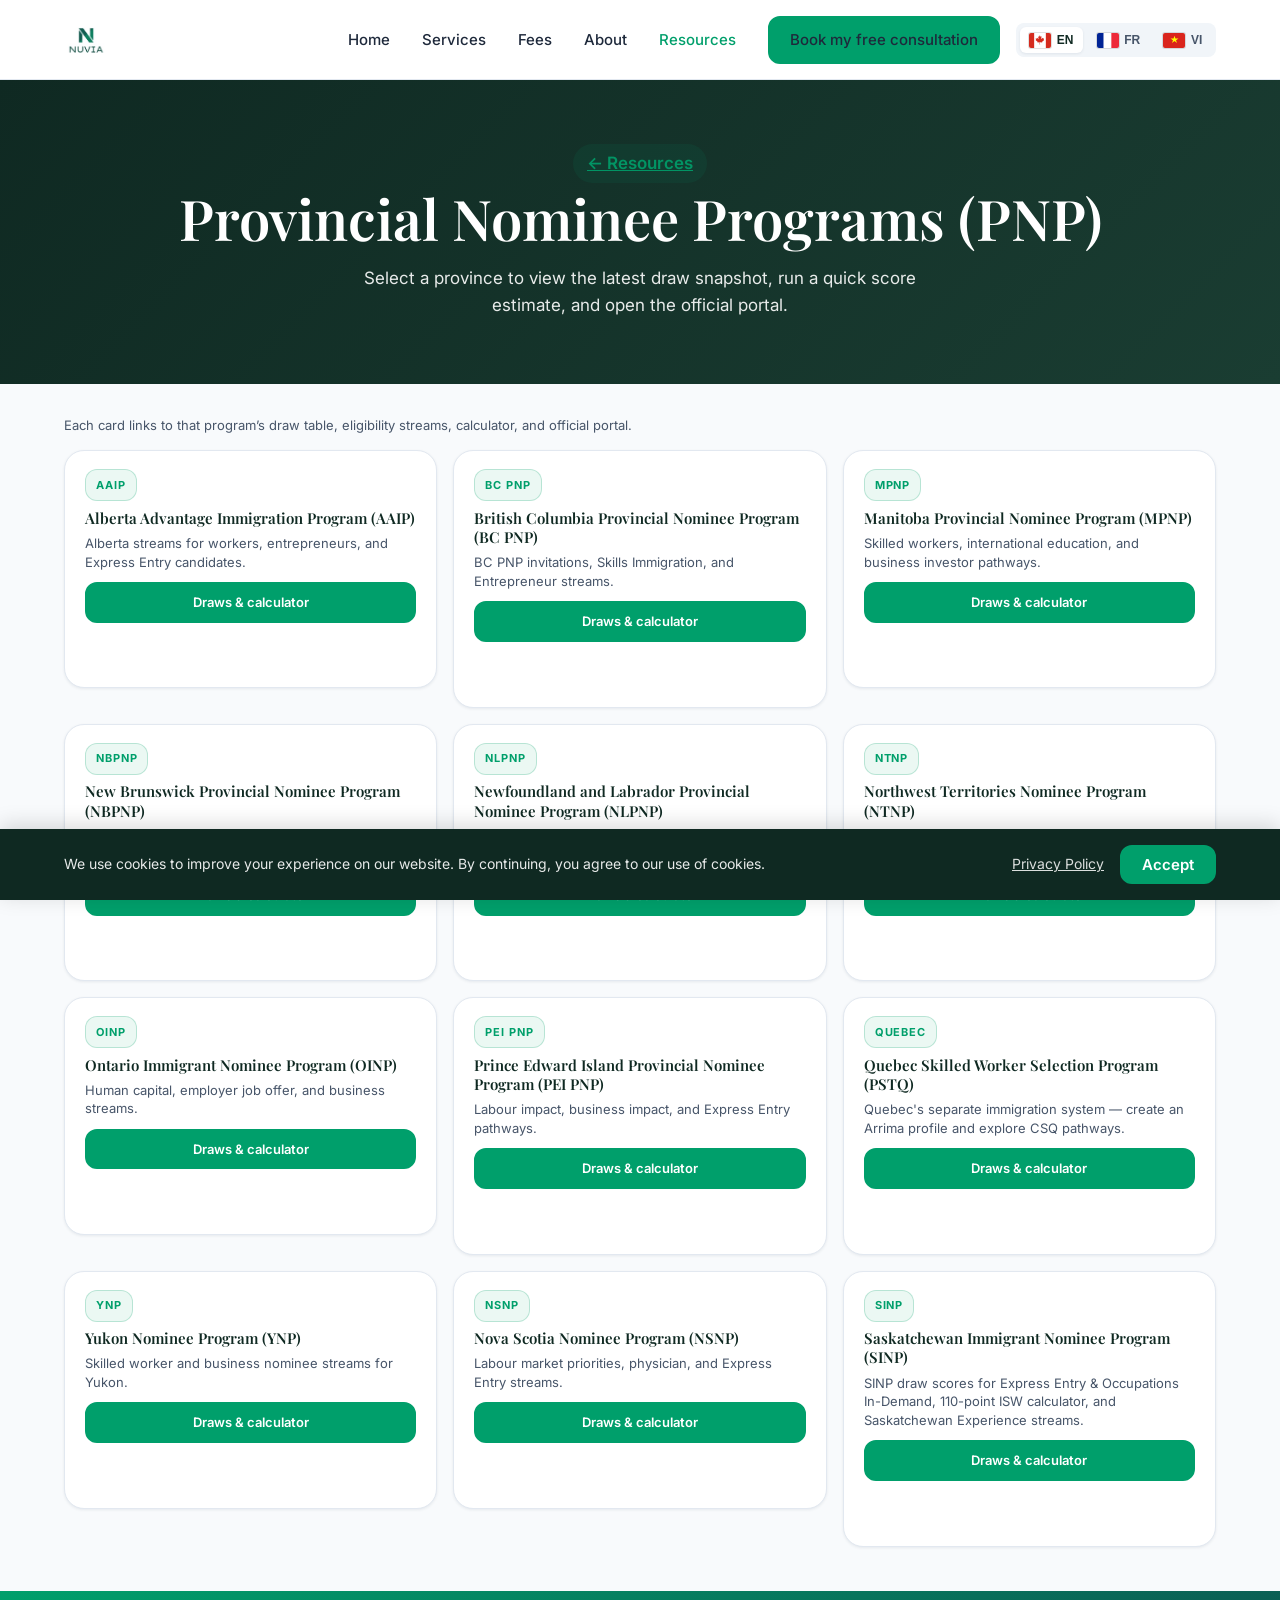
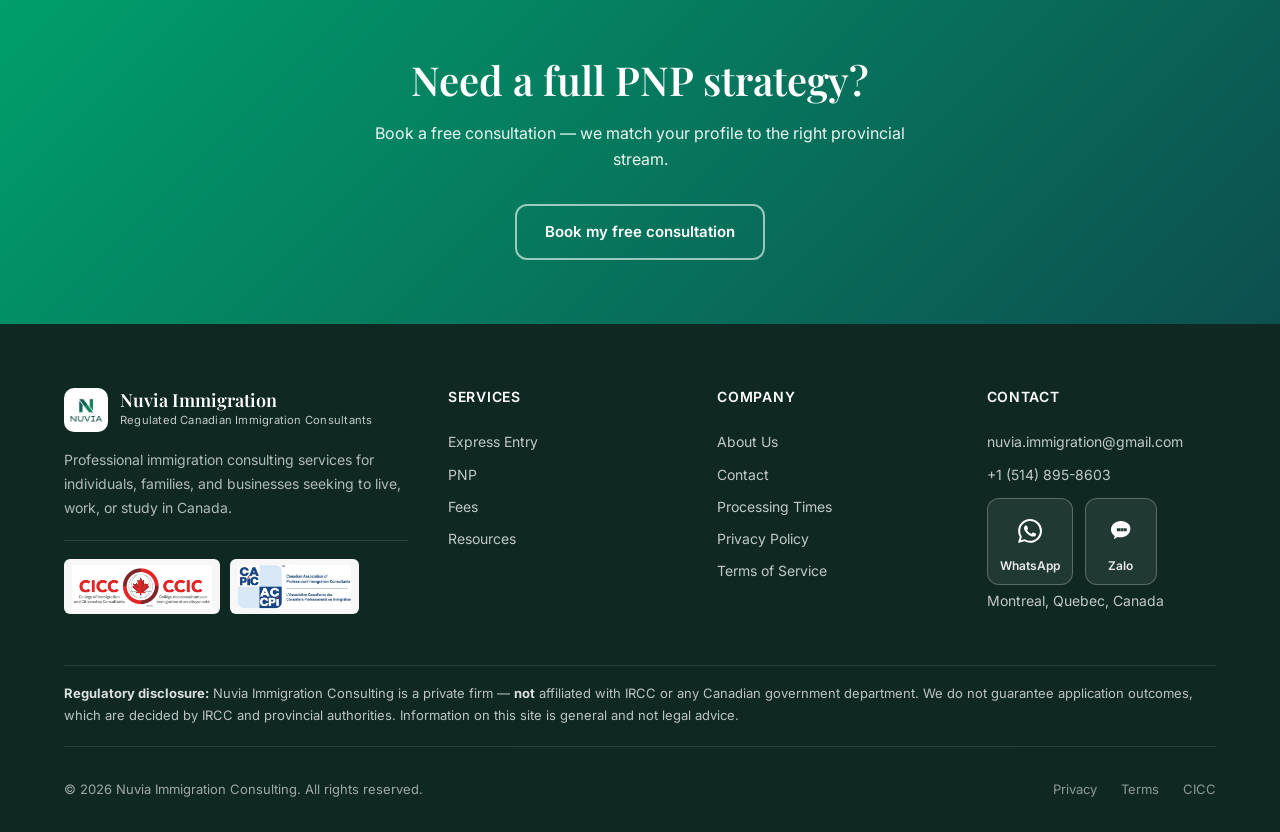
<file: pnp.html>
<!DOCTYPE html>
<html lang="en-CA">
<head>
  <meta charset="UTF-8">
  <meta name="viewport" content="width=device-width, initial-scale=1.0">
  <meta name="description" content="Provincial Nominee Programs (PNP) — draw snapshots, eligibility by stream, and score estimates for every province and territory.">
  <title>Provincial Nominee Programs (PNP) | Nuvia Immigration Consulting</title>
  <link rel="preconnect" href="https://fonts.googleapis.com">
  <link rel="preconnect" href="https://fonts.gstatic.com" crossorigin>
  <link href="https://fonts.googleapis.com/css2?family=Inter:wght@400;500;600;700&family=Playfair+Display:wght@600;700&display=swap" rel="stylesheet">
  <link rel="stylesheet" href="css/styles.css">
  <link rel="icon" href="assets/logo.png" type="image/png">
</head>
<body data-page-title="meta.pnpCalcTitle">
  <header class="site-header">
    <div class="container header-inner">
      <a href="index.html" class="logo"><div class="logo-mark"><img src="assets/logo.png" alt="" width="44" height="44"></div></a>
      <div class="header-actions">
        <nav class="nav-desktop">
          <a href="index.html" data-i18n="nav.home">Home</a>
          <a href="services.html" data-i18n="nav.services">Services</a>
          <a href="fees.html" data-i18n="nav.fees">Fees</a>
          <a href="about.html" data-i18n="nav.about">About</a>
          <a href="resources.html" class="active" data-i18n="nav.resources">Resources</a>
          <a href="contact.html#book" class="btn btn-primary" style="padding: 0.625rem 1.25rem;" data-i18n="nav.book">Book my free consultation</a>
        </nav>
        <div class="lang-switcher" role="group" aria-label="Language">
          <button type="button" class="lang-btn active" data-lang="en" aria-pressed="true"><img src="assets/flags/en.svg" alt="" class="lang-flag" width="22" height="15"> EN</button>
          <button type="button" class="lang-btn" data-lang="fr" aria-pressed="false"><img src="assets/flags/fr.svg" alt="" class="lang-flag" width="22" height="15"> FR</button>
          <button type="button" class="lang-btn" data-lang="vi" aria-pressed="false"><img src="assets/flags/vi.svg" alt="" class="lang-flag" width="22" height="15"> VI</button>
        </div>
      </div>
      <button class="nav-toggle" data-i18n-title="nav.toggle" aria-label="Toggle navigation" aria-expanded="false"><span></span><span></span><span></span></button>
    </div>
    <nav class="nav-mobile">
      <a href="index.html" data-i18n="nav.home">Home</a>
      <a href="services.html" data-i18n="nav.services">Services</a>
      <a href="fees.html" data-i18n="nav.fees">Fees</a>
      <a href="about.html" data-i18n="nav.about">About</a>
      <a href="resources.html" data-i18n="nav.resources">Resources</a>
    </nav>
  </header>

  <main>
    <section class="page-hero">
      <div class="container">
        <p class="ptime-hero-badge"><a href="resources.html" data-i18n="pnp.calc.backResources">← Resources</a></p>
        <h1 data-i18n="services.pnp.title">Provincial Nominee Programs (PNP)</h1>
        <p data-i18n="pnp.calc.hero.desc">Choose a province or territory — view draw snapshots, estimate your score, and read common questions.</p>
      </div>
    </section>

    <section class="bg-light" id="pnp-overview">
      <div class="container pnp-calc-overview">
        <p class="services-pnp-grid-intro" data-i18n="services.pnp.provincesDesc">Each card links to that program’s draw table, eligibility streams, calculator, and official portal.</p>
        <div class="pnp-province-grid pnp-calc-province-grid" id="pnp-province-picker"></div>
      </div>
    </section>

    <div id="pnp-program-detail" hidden>
      <nav class="program-quick-nav" aria-label="PNP programs">
        <div class="container program-quick-nav-inner" id="pnp-quick-nav"></div>
      </nav>
      <div class="container program-detail-toolbar">
        <button type="button" class="program-back-btn" id="pnp-back-btn" data-i18n="pnp.calc.allProvinces">← All provinces & territories</button>
      </div>
      <div id="pnp-program-sections"></div>
    </div>

    <section class="cta-banner">
      <div class="container">
        <h2 data-i18n="pnp.calc.cta.title">Need a full PNP strategy?</h2>
        <p data-i18n="pnp.calc.cta.desc">Book a free consultation — we match your profile to the right provincial stream.</p>
        <a href="contact.html#book" class="btn btn-outline" data-i18n="nav.book">Book my free consultation</a>
      </div>
    </section>
  </main>

  <footer class="site-footer">
    <div class="container">
      <div class="rcic-disclosure" data-i18n-html="footer.disclosure"></div>
      <div class="footer-grid">
        <div class="footer-brand">
          <a href="index.html" class="logo">
            <div class="logo-mark">
              <img src="assets/logo.png" alt="" width="44" height="44">
            </div>
            <div class="logo-text">
              <span class="logo-name">Nuvia Immigration</span>
              <span class="logo-tagline" data-i18n="footer.tagline">Regulated Canadian Immigration Consultants</span>
            </div>
          </a>
          <p data-i18n="footer.desc">Professional immigration consulting services.</p>
        </div>
        <div class="footer-col">
          <h4 data-i18n="footer.services">Services</h4>
          <a href="services.html">Express Entry</a>
          <a href="services.html">PNP</a>
          <a href="fees.html" data-i18n="nav.fees">Fees</a>
          <a href="resources.html" data-i18n="footer.resources">Resources</a>
        </div>
        <div class="footer-col">
          <h4 data-i18n="footer.company">Company</h4>
          <a href="about.html" data-i18n="footer.about">About Us</a>
          <a href="contact.html" data-i18n="footer.contact">Contact</a>
          <a href="processing-times.html" data-i18n="ptime.nav">Processing Times</a>
          <a href="privacy.html" data-i18n="footer.privacy">Privacy Policy</a>
          <a href="terms.html" data-i18n="footer.terms">Terms of Service</a>
        </div>
        <div class="footer-col">
          <h4 data-i18n="footer.contact">Contact</h4>
          <a href="mailto:nuvia.immigration@gmail.com" data-config="email">nuvia.immigration@gmail.com</a>
          <a href="tel:+15148958603" data-config="phone">+1 (514) 895-8603</a>
          <div class="footer-social">
            <a href="https://wa.me/15148958603" class="social-link-card whatsapp" data-config="whatsapp" target="_blank" rel="noopener noreferrer">
              <span class="social-link-icon"><img src="assets/icons/whatsapp.svg" alt="" width="24" height="24"></span>
              <span class="social-link-label" data-i18n="contact.whatsapp">WhatsApp</span>
            </a>
            <a href="https://zalo.me/15148958603" class="social-link-card zalo" data-config="zalo" target="_blank" rel="noopener noreferrer">
              <span class="social-link-icon"><img src="assets/icons/zalo.svg" alt="" width="24" height="24"></span>
              <span class="social-link-label" data-i18n="contact.zalo">Zalo</span>
            </a>
          </div>
          <span class="footer-text" data-config="location">Montreal, Quebec, Canada</span>
        </div>
      </div>
      <div class="footer-bottom">
        <span data-i18n="footer.copyright">© 2026 Nuvia Immigration Consulting. All rights reserved.</span>
        <div class="footer-links">
          <a href="privacy.html" data-i18n="footer.privacy.link">Privacy</a>
          <a href="terms.html" data-i18n="footer.terms.link">Terms</a>
          <a href="https://www.college-ic.ca" target="_blank" rel="noopener noreferrer">CICC</a>
        </div>
      </div>
    </div>
  </footer>

  <script src="js/config.js"></script>
  <script src="js/translations.js"></script>
  <script src="js/i18n.js"></script>
  <script src="js/main.js"></script>
  <script src="js/pnp-draws-data.js"></script>
  <script src="js/pnp-program-profiles.js"></script>
  <script src="js/pnp-resources.js"></script>
  <script src="js/pnp-program-status.js"></script>
  <script src="js/pnp-stream-details.js"></script>
  <script src="js/pnp-stream-eligibility.js"></script>
  <script src="js/pnp-program-sidebar.js"></script>
  <script src="js/pnp-faq-data.js"></script>
  <script src="js/pnp-recent-draws-data.js"></script>
  <script src="js/pnp-calculator-patches.js"></script>
  <script src="js/pnp-i18n.js"></script>
  <script src="js/ircc-express-entry-draws.js"></script>
  <script src="js/pnp-draws-live.js"></script>
  <script src="js/pnp-calculators.js"></script>
  <script src="js/site-chrome.js"></script>
</body>
</html>
</file>
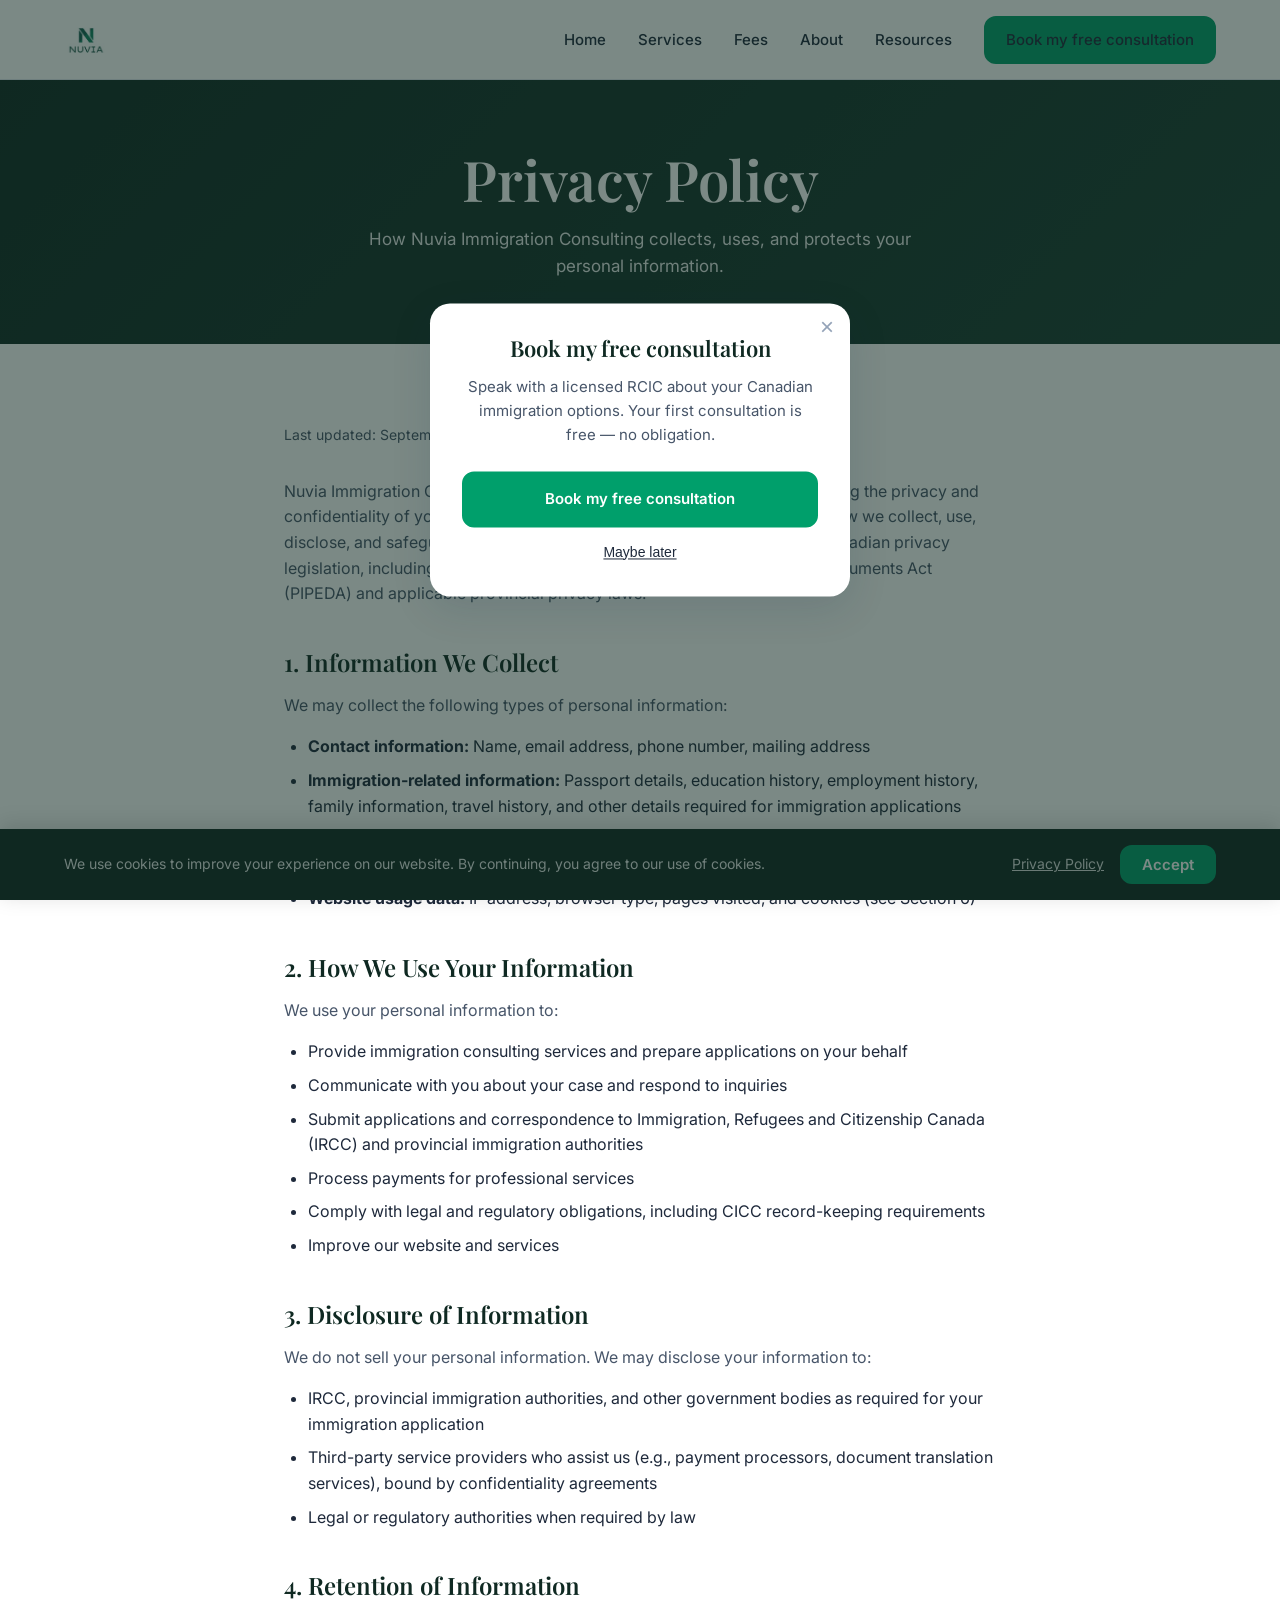
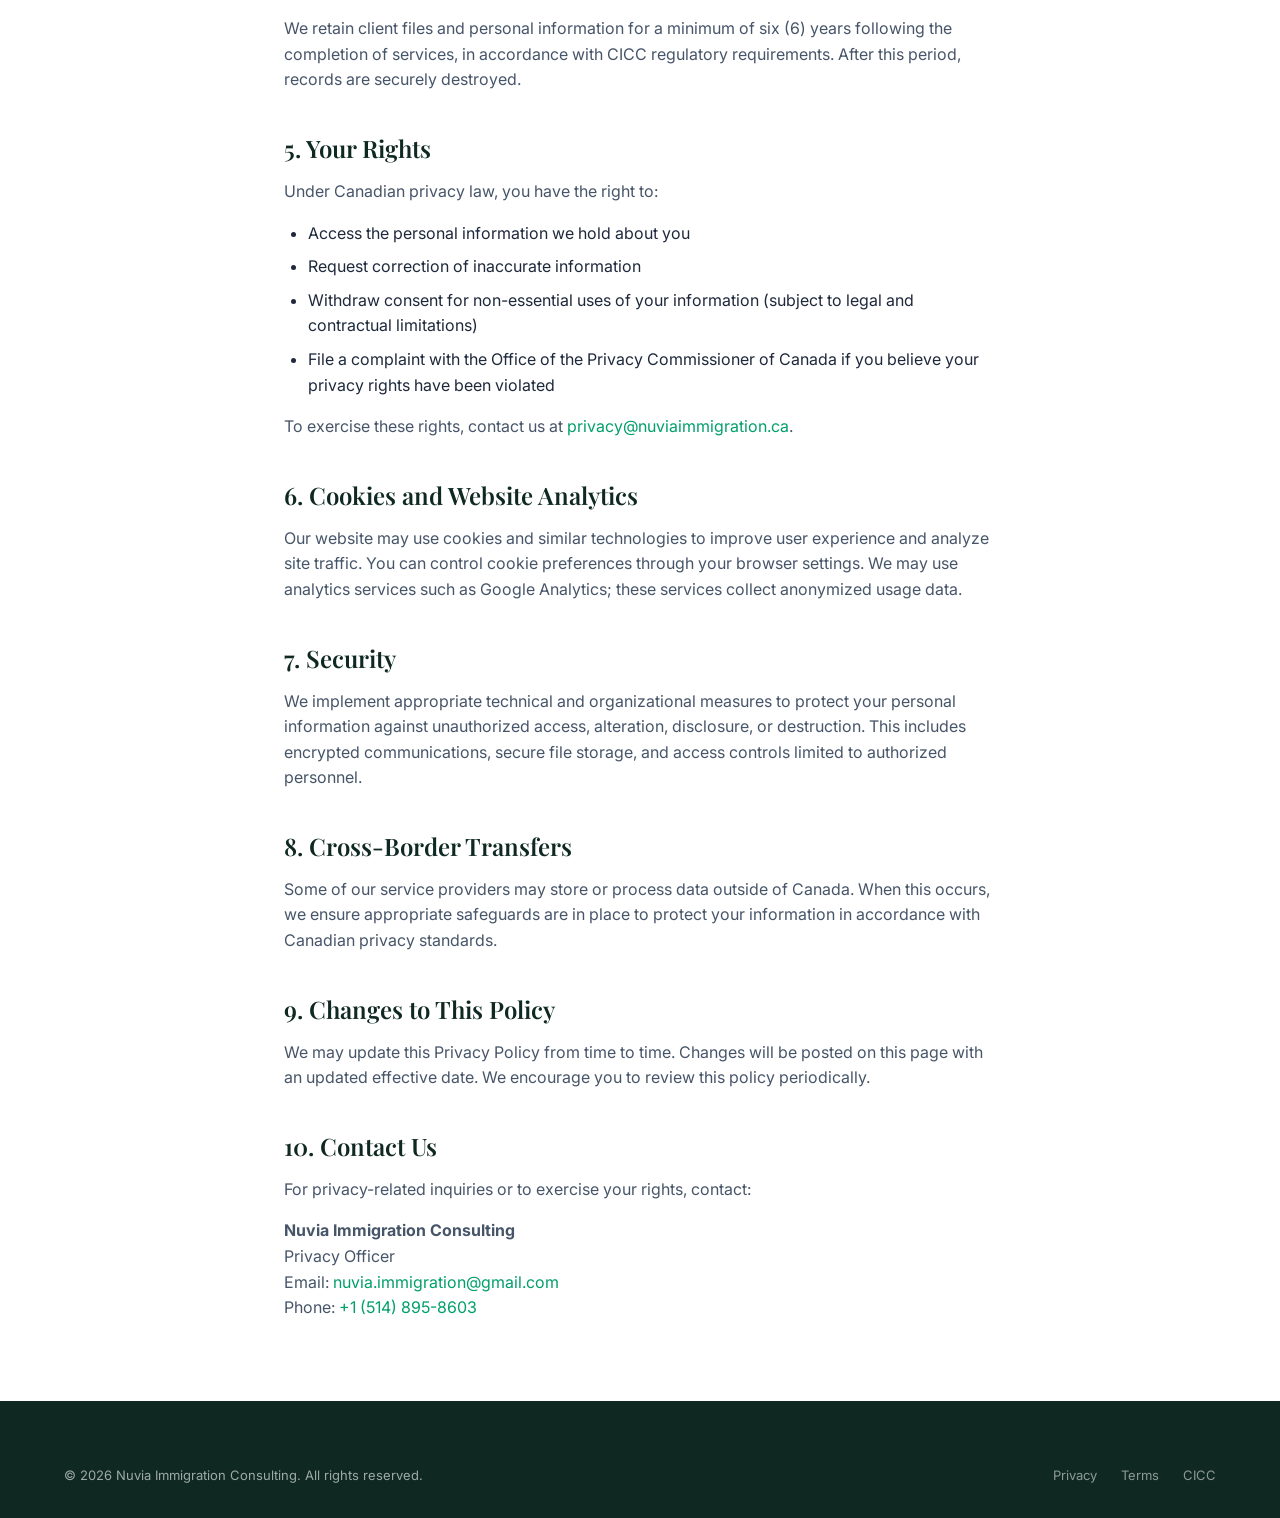
<file: privacy.html>
<!DOCTYPE html>
<html lang="en-CA">
<head>
  <meta charset="UTF-8">
  <meta name="viewport" content="width=device-width, initial-scale=1.0">
  <meta name="description" content="Privacy Policy for Nuvia Immigration Consulting — how we collect, use, and protect your personal information.">
  <title>Privacy Policy | Nuvia Immigration Consulting</title>
  <link rel="preconnect" href="https://fonts.googleapis.com">
  <link rel="preconnect" href="https://fonts.gstatic.com" crossorigin>
  <link href="https://fonts.googleapis.com/css2?family=Inter:wght@400;500;600;700&family=Playfair+Display:wght@600;700&display=swap" rel="stylesheet">
  <link rel="stylesheet" href="css/styles.css">
</head>
<body>
  <header class="site-header">
    <div class="container header-inner">
      <a href="index.html" class="logo">
        <div class="logo-mark">
          <img src="assets/logo.png" alt="" width="44" height="44">
        </div>
      </a>
      <nav class="nav-desktop">
        <a href="index.html">Home</a>
        <a href="services.html">Services</a>
        <a href="fees.html">Fees</a>
        <a href="about.html">About</a>
        <a href="resources.html">Resources</a>
        <a href="contact.html#book" class="btn btn-primary" style="padding: 0.625rem 1.25rem;">Book my free consultation</a>
      </nav>
      <button class="nav-toggle" aria-label="Toggle navigation" aria-expanded="false">
        <span></span><span></span><span></span>
      </button>
    </div>
    <nav class="nav-mobile">
      <a href="index.html">Home</a>
      <a href="services.html">Services</a>
      <a href="fees.html">Fees</a>
      <a href="about.html">About</a>
      <a href="resources.html">Resources</a>
    </nav>
  </header>

  <main>
    <section class="page-hero">
      <div class="container">
        <h1>Privacy Policy</h1>
        <p>How Nuvia Immigration Consulting collects, uses, and protects your personal information.</p>
      </div>
    </section>

    <section>
      <div class="container legal-content">
        <p class="legal-updated">Last updated: September 10, 2026</p>

        <p>Nuvia Immigration Consulting ("we," "us," or "our") is committed to protecting the privacy and confidentiality of your personal information. This Privacy Policy explains how we collect, use, disclose, and safeguard your information in compliance with applicable Canadian privacy legislation, including the Personal Information Protection and Electronic Documents Act (PIPEDA) and applicable provincial privacy laws.</p>

        <h2>1. Information We Collect</h2>
        <p>We may collect the following types of personal information:</p>
        <ul>
          <li><strong>Contact information:</strong> Name, email address, phone number, mailing address</li>
          <li><strong>Immigration-related information:</strong> Passport details, education history, employment history, family information, travel history, and other details required for immigration applications</li>
          <li><strong>Financial information:</strong> Payment details for professional fees (processed through secure third-party payment providers)</li>
          <li><strong>Website usage data:</strong> IP address, browser type, pages visited, and cookies (see Section 6)</li>
        </ul>

        <h2>2. How We Use Your Information</h2>
        <p>We use your personal information to:</p>
        <ul>
          <li>Provide immigration consulting services and prepare applications on your behalf</li>
          <li>Communicate with you about your case and respond to inquiries</li>
          <li>Submit applications and correspondence to Immigration, Refugees and Citizenship Canada (IRCC) and provincial immigration authorities</li>
          <li>Process payments for professional services</li>
          <li>Comply with legal and regulatory obligations, including CICC record-keeping requirements</li>
          <li>Improve our website and services</li>
        </ul>

        <h2>3. Disclosure of Information</h2>
        <p>We do not sell your personal information. We may disclose your information to:</p>
        <ul>
          <li>IRCC, provincial immigration authorities, and other government bodies as required for your immigration application</li>
          <li>Third-party service providers who assist us (e.g., payment processors, document translation services), bound by confidentiality agreements</li>
          <li>Legal or regulatory authorities when required by law</li>
        </ul>

        <h2>4. Retention of Information</h2>
        <p>We retain client files and personal information for a minimum of six (6) years following the completion of services, in accordance with CICC regulatory requirements. After this period, records are securely destroyed.</p>

        <h2>5. Your Rights</h2>
        <p>Under Canadian privacy law, you have the right to:</p>
        <ul>
          <li>Access the personal information we hold about you</li>
          <li>Request correction of inaccurate information</li>
          <li>Withdraw consent for non-essential uses of your information (subject to legal and contractual limitations)</li>
          <li>File a complaint with the Office of the Privacy Commissioner of Canada if you believe your privacy rights have been violated</li>
        </ul>
        <p>To exercise these rights, contact us at <a href="mailto:privacy@nuviaimmigration.ca">privacy@nuviaimmigration.ca</a>.</p>

        <h2>6. Cookies and Website Analytics</h2>
        <p>Our website may use cookies and similar technologies to improve user experience and analyze site traffic. You can control cookie preferences through your browser settings. We may use analytics services such as Google Analytics; these services collect anonymized usage data.</p>

        <h2>7. Security</h2>
        <p>We implement appropriate technical and organizational measures to protect your personal information against unauthorized access, alteration, disclosure, or destruction. This includes encrypted communications, secure file storage, and access controls limited to authorized personnel.</p>

        <h2>8. Cross-Border Transfers</h2>
        <p>Some of our service providers may store or process data outside of Canada. When this occurs, we ensure appropriate safeguards are in place to protect your information in accordance with Canadian privacy standards.</p>

        <h2>9. Changes to This Policy</h2>
        <p>We may update this Privacy Policy from time to time. Changes will be posted on this page with an updated effective date. We encourage you to review this policy periodically.</p>

        <h2>10. Contact Us</h2>
        <p>For privacy-related inquiries or to exercise your rights, contact:</p>
        <p>
          <strong>Nuvia Immigration Consulting</strong><br>
          Privacy Officer<br>
          Email: <a href="mailto:nuvia.immigration@gmail.com">nuvia.immigration@gmail.com</a><br>
          Phone: <a href="tel:+15148958603">+1 (514) 895-8603</a>
        </p>
      </div>
    </section>
  </main>

  <footer class="site-footer">
    <div class="container">
      <div class="footer-bottom" style="border-top: none; padding-top: 0;">
        <span>&copy; 2026 Nuvia Immigration Consulting. All rights reserved.</span>
        <div class="footer-links">
          <a href="privacy.html">Privacy</a>
          <a href="terms.html">Terms</a>
          <a href="https://www.college-ic.ca" target="_blank" rel="noopener noreferrer">CICC</a>
        </div>
      </div>
    </div>
  </footer>

  <script src="js/main.js"></script>
  <script src="js/site-chrome.js"></script>
</body>
</html>
</file>
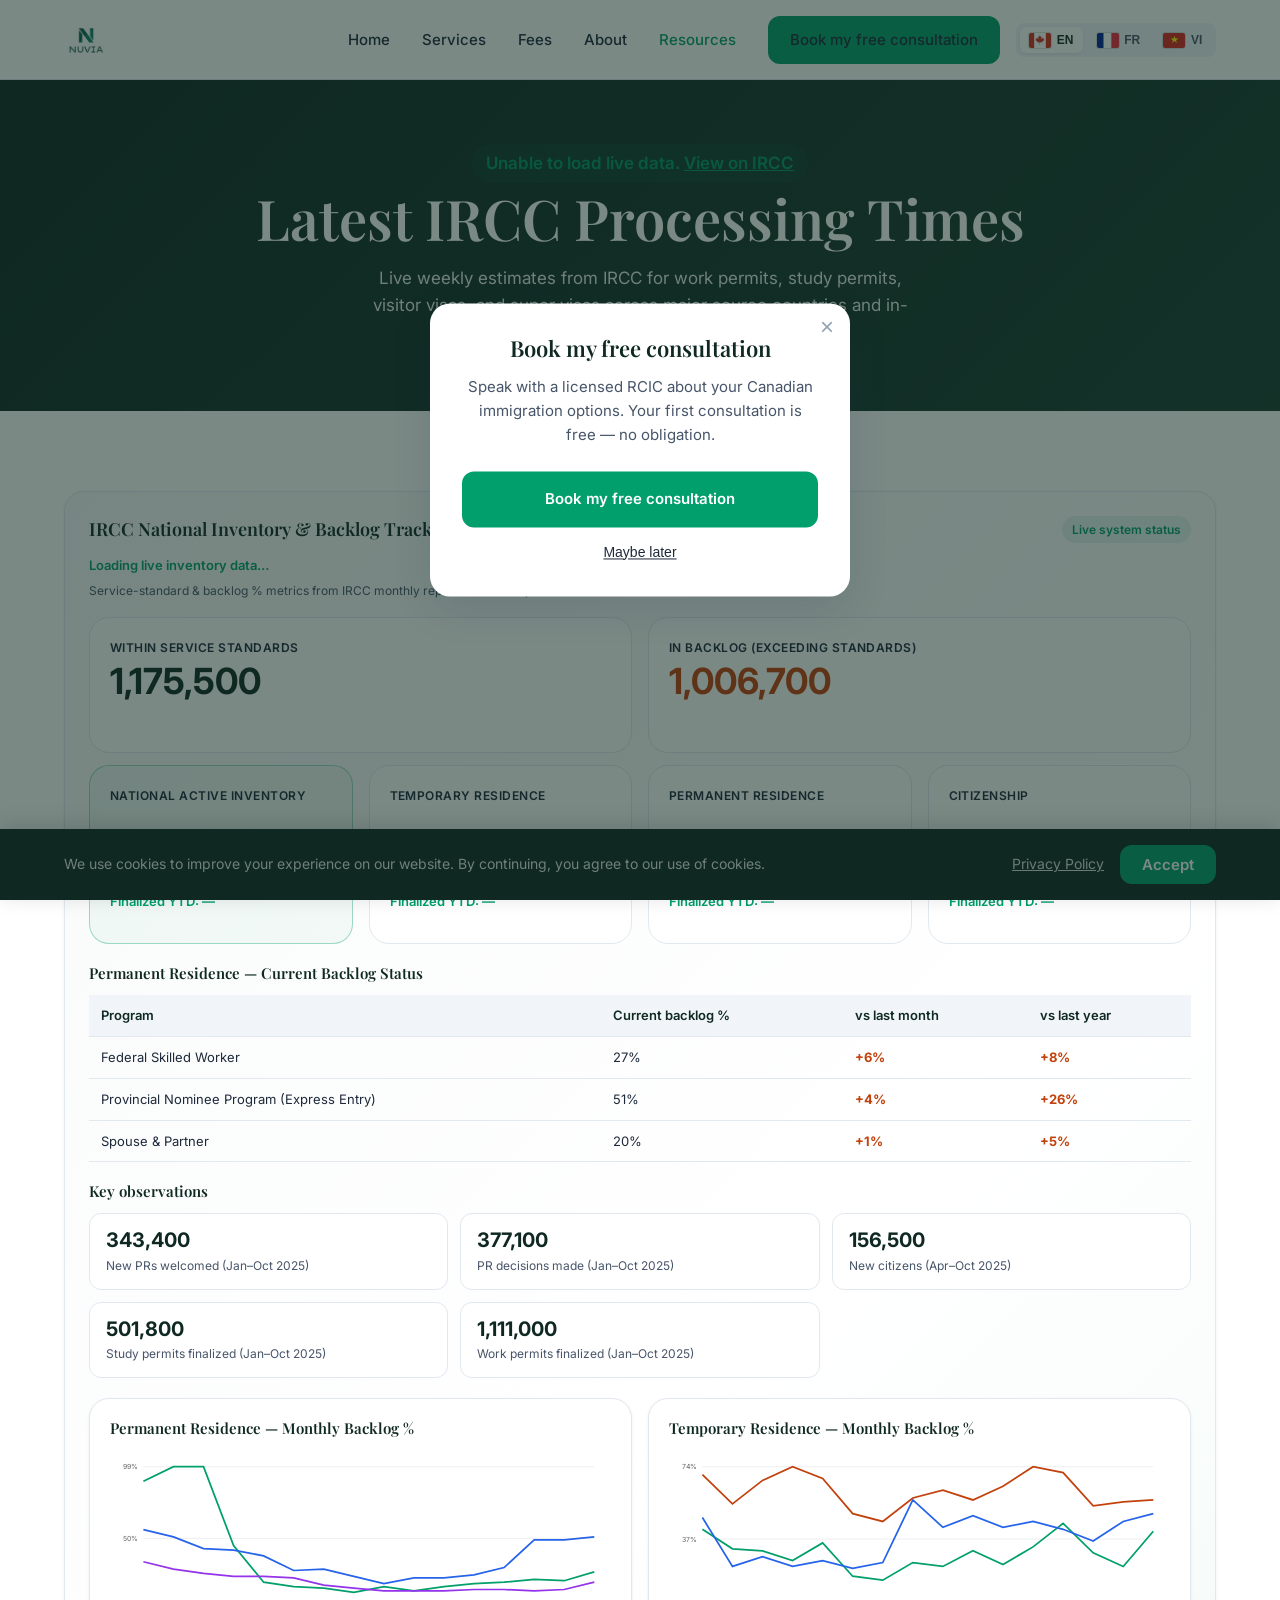
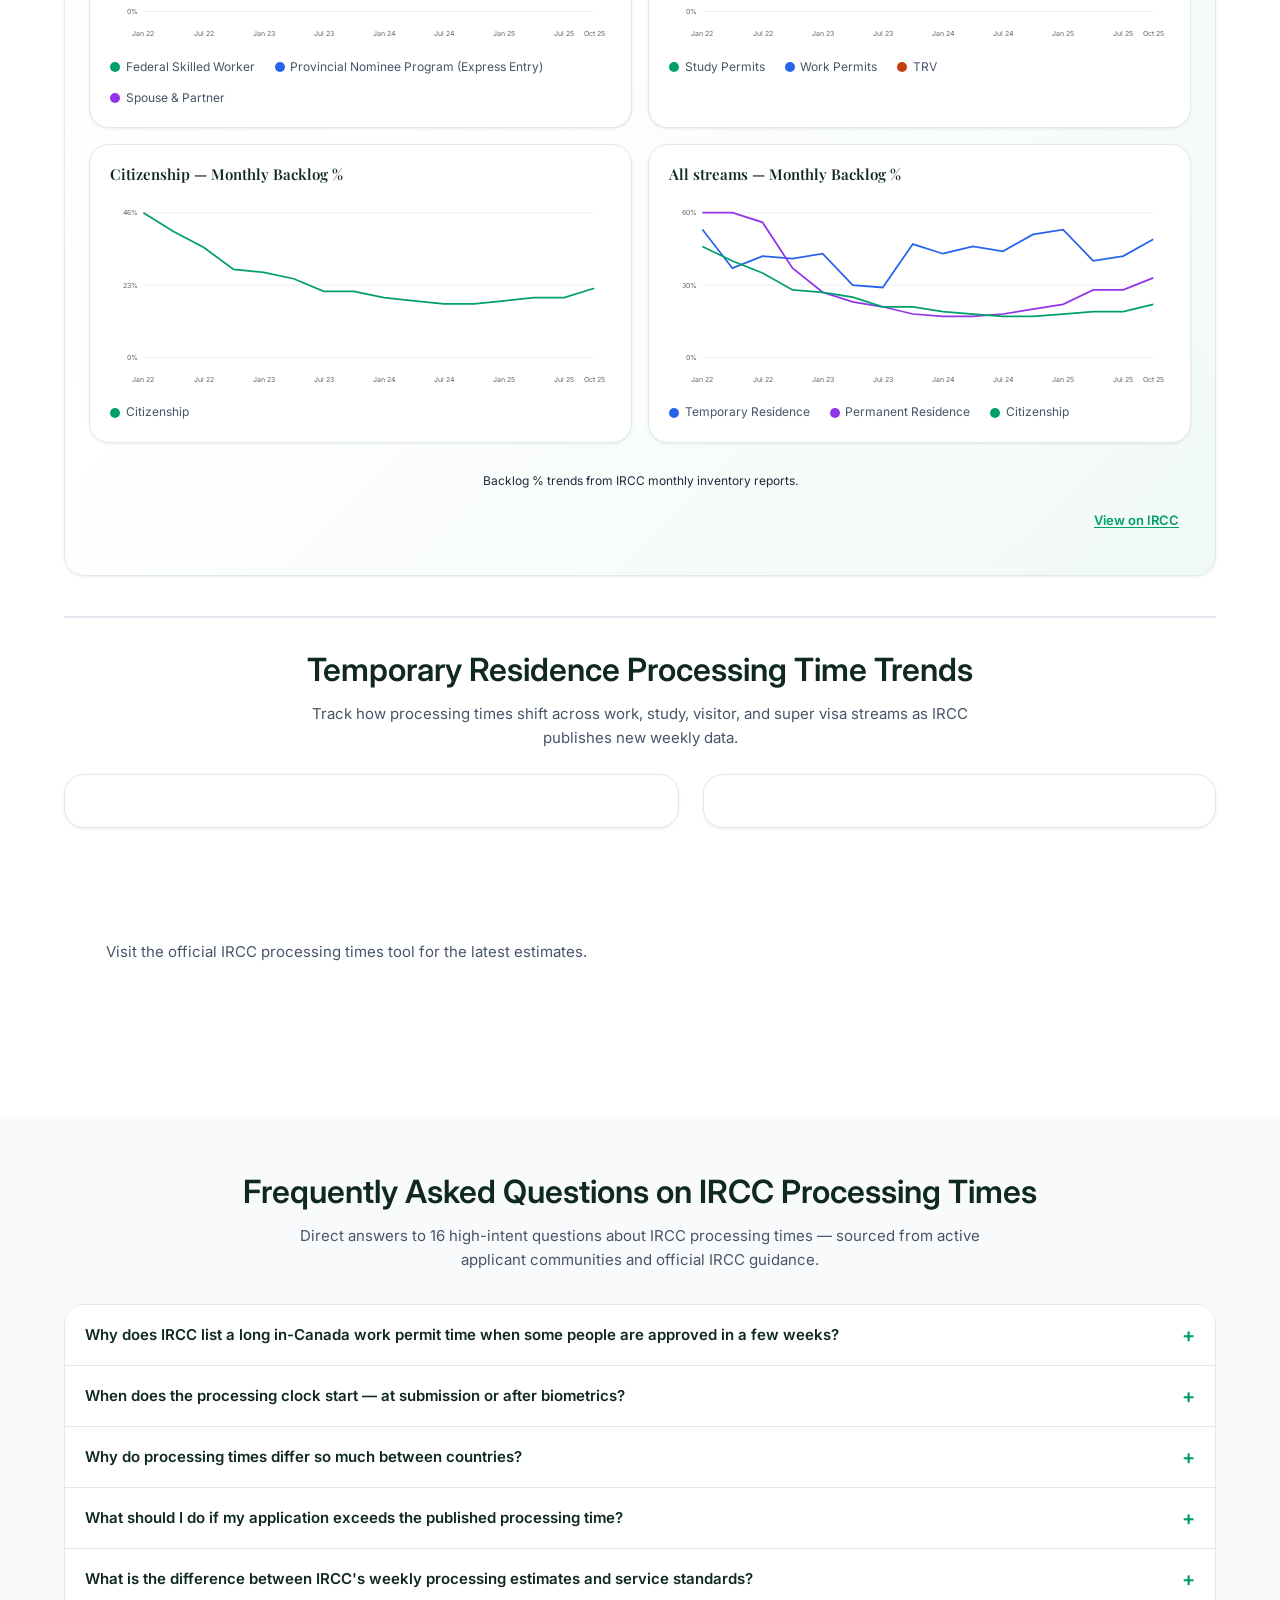
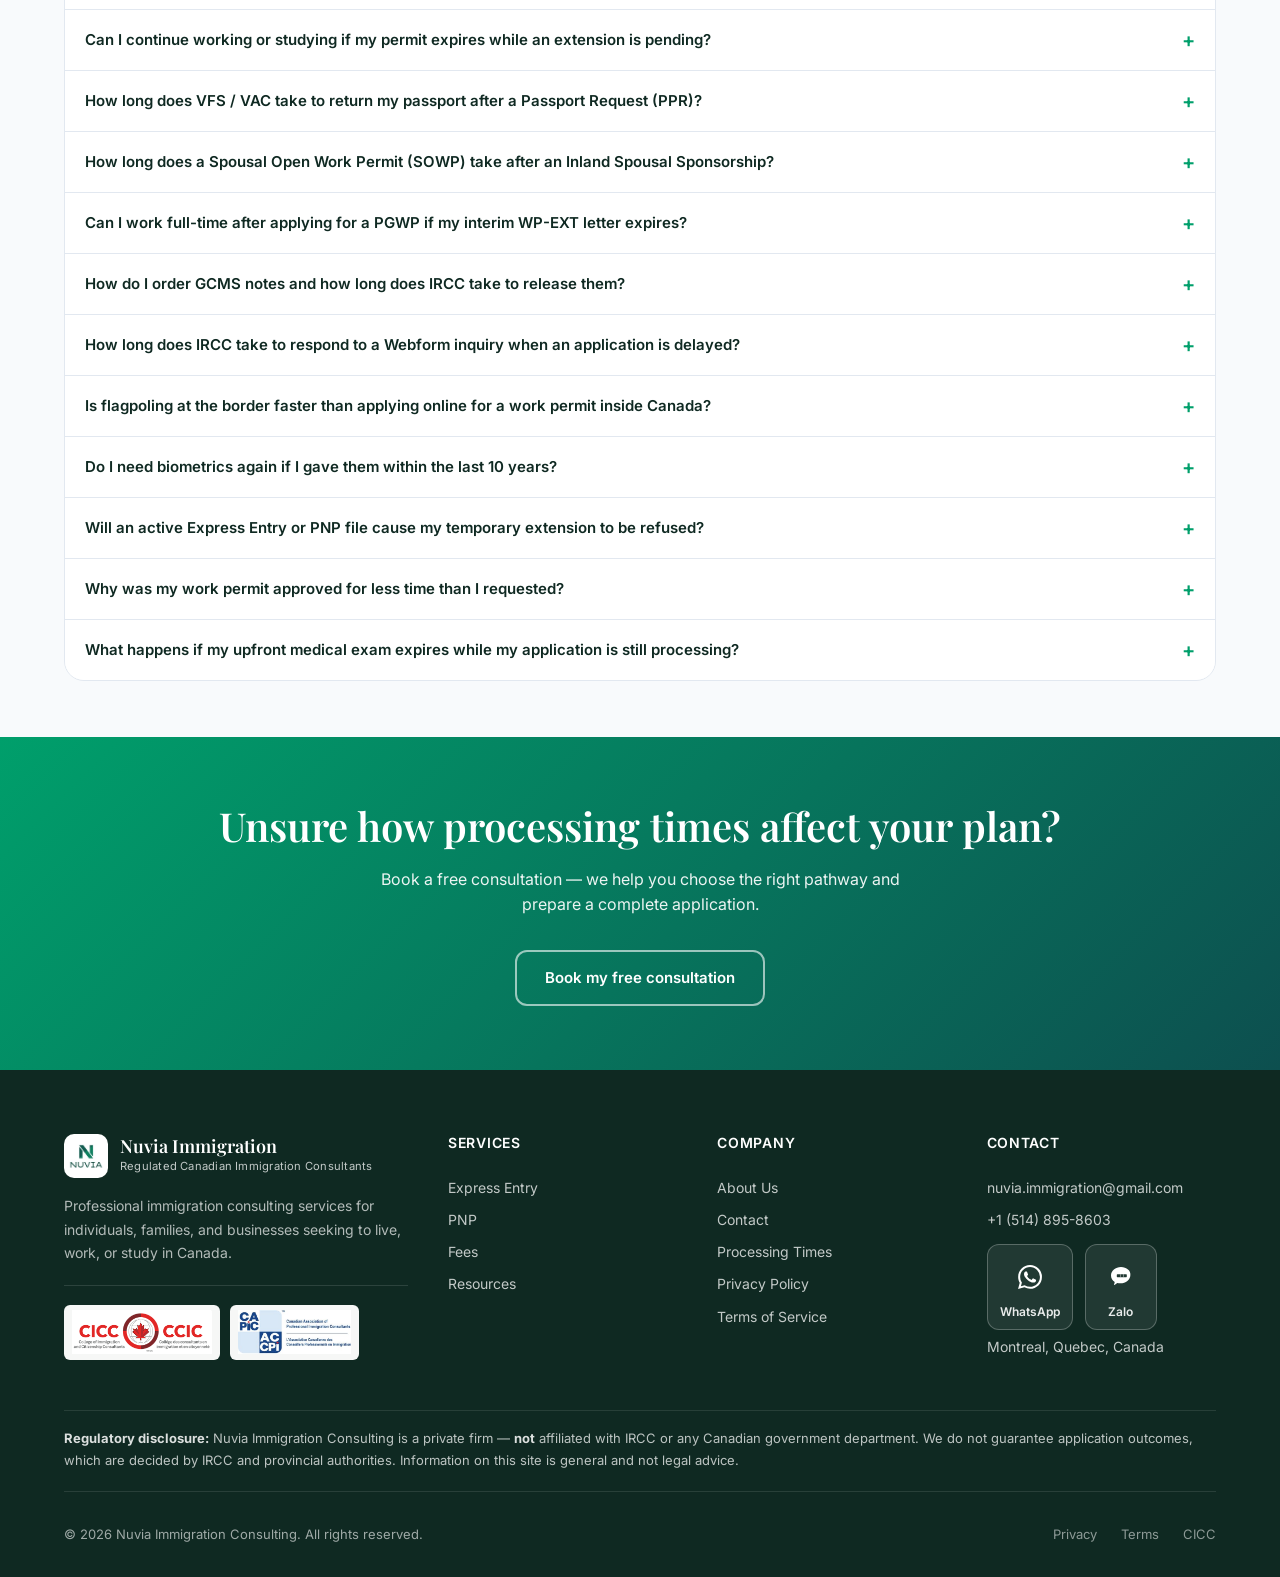
<file: processing-times.html>
<!DOCTYPE html>
<html lang="en-CA">
<head>
  <meta charset="UTF-8">
  <meta name="viewport" content="width=device-width, initial-scale=1.0">
  <meta name="description" content="Live IRCC processing times and application backlog tracker — updated from official Government of Canada data.">
  <title>IRCC Processing Times | Nuvia Immigration Consulting</title>
  <link rel="preconnect" href="https://fonts.googleapis.com">
  <link rel="preconnect" href="https://fonts.gstatic.com" crossorigin>
  <link href="https://fonts.googleapis.com/css2?family=Inter:wght@400;500;600;700&family=Playfair+Display:wght@600;700&display=swap" rel="stylesheet">
  <link rel="stylesheet" href="css/styles.css">
  <link rel="icon" href="assets/logo.png" type="image/png">
</head>
<body data-page-title="meta.processingTimesTitle">
  <header class="site-header">
    <div class="container header-inner">
      <a href="index.html" class="logo">
        <div class="logo-mark">
          <img src="assets/logo.png" alt="" width="44" height="44">
        </div>
      </a>
      <div class="header-actions">
        <nav class="nav-desktop">
          <a href="index.html" data-i18n="nav.home">Home</a>
          <a href="services.html" data-i18n="nav.services">Services</a>
          <a href="fees.html" data-i18n="nav.fees">Fees</a>
          <a href="about.html" data-i18n="nav.about">About</a>
          <a href="resources.html" class="active" data-i18n="nav.resources">Resources</a>
          <a href="contact.html#book" class="btn btn-primary" style="padding: 0.625rem 1.25rem;" data-i18n="nav.book">Book my free consultation</a>
        </nav>
        <div class="lang-switcher" role="group" aria-label="Language">
          <button type="button" class="lang-btn active" data-lang="en" aria-pressed="true"><img src="assets/flags/en.svg" alt="" class="lang-flag" width="22" height="15"> EN</button>
          <button type="button" class="lang-btn" data-lang="fr" aria-pressed="false"><img src="assets/flags/fr.svg" alt="" class="lang-flag" width="22" height="15"> FR</button>
          <button type="button" class="lang-btn" data-lang="vi" aria-pressed="false"><img src="assets/flags/vi.svg" alt="" class="lang-flag" width="22" height="15"> VI</button>
        </div>
      </div>
      <button class="nav-toggle" data-i18n-title="nav.toggle" aria-label="Toggle navigation" aria-expanded="false">
        <span></span><span></span><span></span>
      </button>
    </div>
    <nav class="nav-mobile">
      <a href="index.html" data-i18n="nav.home">Home</a>
      <a href="services.html" data-i18n="nav.services">Services</a>
      <a href="fees.html" data-i18n="nav.fees">Fees</a>
      <a href="about.html" data-i18n="nav.about">About</a>
      <a href="resources.html" data-i18n="nav.resources">Resources</a>
    </nav>
  </header>

  <main>
    <section class="page-hero">
      <div class="container">
        <p class="ptime-hero-badge" id="ircc-ptime-status" data-i18n="ptime.loading">Loading official IRCC processing times…</p>
        <h1 data-i18n="ptime.hero.title">Latest IRCC Processing Times</h1>
        <p data-i18n="ptime.hero.desc">Live weekly estimates from IRCC for work permits, study permits, visitor visas, and super visas across major source countries and in-Canada applicants.</p>
      </div>
    </section>

    <section>
      <div class="container">
        <div class="ptime-backlog-card ptime-backlog-dashboard">
          <div class="ptime-backlog-header">
            <h2 data-i18n="ptime.backlog.title">IRCC National Inventory &amp; Backlog Tracker</h2>
            <span class="ptime-backlog-badge" data-i18n="ptime.backlog.live">Live system status</span>
          </div>
          <p class="ptime-dash-asof" id="ptime-backlog-asof-date">Loading live inventory data…</p>
          <p class="ptime-dash-monthly" id="ptime-inventory-monthly-date" hidden></p>
          <div class="ptime-dash-grid ptime-inventory-overview" id="ptime-inventory-overview">
            <article class="ptime-dash-card">
              <span class="ptime-dash-kicker" data-i18n="ptime.inventory.withinStandards">Within service standards</span>
              <span class="ptime-dash-value" id="ptime-inventory-within">1,175,500</span>
            </article>
            <article class="ptime-dash-card">
              <span class="ptime-dash-kicker" data-i18n="ptime.inventory.inBacklog">In backlog (exceeding standards)</span>
              <span class="ptime-dash-value ptime-dash-value-warn" id="ptime-inventory-backlog">1,006,700</span>
            </article>
          </div>
          <div class="ptime-dash-grid ptime-inventory-grid">
            <article class="ptime-dash-card ptime-dash-card-accent">
              <span class="ptime-dash-kicker" data-i18n="ptime.inventory.total">National Active Inventory</span>
              <span class="ptime-dash-value" id="ptime-inventory-total">—</span>
              <span class="ptime-dash-sub" data-i18n="ptime.inventory.pending">Pending inventory</span>
              <span class="ptime-dash-finalized" id="ptime-inventory-total-finalized">Finalized YTD: —</span>
            </article>
            <article class="ptime-dash-card">
              <span class="ptime-dash-kicker" data-i18n="ptime.inventory.tr">Temporary Residence</span>
              <span class="ptime-dash-value" id="ptime-inventory-tr-pending">—</span>
              <span class="ptime-dash-sub" data-i18n="ptime.inventory.pending">Pending inventory</span>
              <span class="ptime-dash-finalized" id="ptime-inventory-tr-finalized">Finalized YTD: —</span>
              <span class="ptime-dash-meta" id="ptime-inventory-tr-meta" hidden></span>
            </article>
            <article class="ptime-dash-card">
              <span class="ptime-dash-kicker" data-i18n="ptime.inventory.pr">Permanent Residence</span>
              <span class="ptime-dash-value" id="ptime-inventory-pr-pending">—</span>
              <span class="ptime-dash-sub" data-i18n="ptime.inventory.pending">Pending inventory</span>
              <span class="ptime-dash-finalized" id="ptime-inventory-pr-finalized">Finalized YTD: —</span>
              <span class="ptime-dash-meta" id="ptime-inventory-pr-meta" hidden></span>
            </article>
            <article class="ptime-dash-card">
              <span class="ptime-dash-kicker" data-i18n="ptime.inventory.citizenship">Citizenship</span>
              <span class="ptime-dash-value" id="ptime-inventory-cit-pending">—</span>
              <span class="ptime-dash-sub" data-i18n="ptime.inventory.pending">Pending inventory</span>
              <span class="ptime-dash-finalized" id="ptime-inventory-cit-finalized">Finalized YTD: —</span>
              <span class="ptime-dash-meta" id="ptime-inventory-cit-meta" hidden></span>
            </article>
          </div>
          <div class="ptime-dash-breakdown" id="ptime-backlog-breakdown" hidden>
            <h3 data-i18n="ptime.backlog.dash.breakdown">Temporary residence breakdown</h3>
            <div class="ptime-dash-breakdown-grid" id="ptime-backlog-breakdown-grid"></div>
          </div>
          <div class="ptime-inventory-table-wrap" id="ptime-pr-backlog-table" hidden>
            <h3 data-i18n="ptime.inventory.prBacklogTitle">Permanent Residence — Current Backlog Status</h3>
            <div class="table-wrap">
              <table class="ptime-inventory-table">
                <thead>
                  <tr>
                    <th data-i18n="ptime.inventory.table.program">Program</th>
                    <th data-i18n="ptime.inventory.table.backlog">Current backlog %</th>
                    <th data-i18n="ptime.inventory.table.vsMonth">vs last month</th>
                    <th data-i18n="ptime.inventory.table.vsYear">vs last year</th>
                  </tr>
                </thead>
                <tbody id="ptime-pr-backlog-body"></tbody>
              </table>
            </div>
          </div>
          <div class="ptime-inventory-highlights" id="ptime-inventory-highlights" hidden>
            <h3 data-i18n="ptime.inventory.highlightsTitle">Key observations</h3>
            <div class="ptime-highlights-grid" id="ptime-highlights-grid"></div>
          </div>
          <div class="ptime-inventory-trends" id="ptime-inventory-trends"></div>
          <p class="ptime-dash-source"><a href="https://www.canada.ca/en/immigration-refugees-citizenship/corporate/reports-statistics/statistics-open-data/immigration-stats/application-inventory.html" target="_blank" rel="noopener noreferrer" data-i18n="ptime.officialLink">View on IRCC</a></p>
        </div>

        <section class="ptime-charts-section">
          <h2 class="section-title" data-i18n="ptime.chart.title">Temporary Residence Processing Time Trends</h2>
          <p class="ptime-chart-intro" data-i18n="ptime.chart.intro">Track how processing times shift across work, study, visitor, and super visa streams as IRCC publishes new weekly data.</p>
          <div class="ptime-charts-grid">
            <div class="ptime-chart-card">
              <div id="ptime-trends-chart"></div>
              <p class="ptime-chart-footnote" id="ptime-trends-note"></p>
            </div>
            <div class="ptime-chart-card" id="ptime-country-chart"></div>
          </div>
        </section>

        <div class="ptime-grid" id="ircc-ptime-root"></div>

      </div>
    </section>

    <section class="ptime-faq-section">
      <div class="container">
        <h2 class="section-title" data-i18n="ptime.faq.title">Frequently Asked Questions on IRCC Processing Times</h2>
        <p class="ptime-faq-intro" data-i18n="ptime.faq.intro">Direct answers to common questions about how IRCC publishes processing times and what to do if your file is delayed.</p>
        <div class="faq-list" id="ptime-faq-list">
          <div class="faq-item"><button type="button" class="faq-question" aria-expanded="false" data-i18n="ptime.faq.q1"></button><div class="faq-answer" data-i18n="ptime.faq.a1"></div></div>
          <div class="faq-item"><button type="button" class="faq-question" aria-expanded="false" data-i18n="ptime.faq.q2"></button><div class="faq-answer" data-i18n="ptime.faq.a2"></div></div>
          <div class="faq-item"><button type="button" class="faq-question" aria-expanded="false" data-i18n="ptime.faq.q3"></button><div class="faq-answer" data-i18n="ptime.faq.a3"></div></div>
          <div class="faq-item"><button type="button" class="faq-question" aria-expanded="false" data-i18n="ptime.faq.q4"></button><div class="faq-answer" data-i18n-html="ptime.faq.a4"></div></div>
          <div class="faq-item"><button type="button" class="faq-question" aria-expanded="false" data-i18n="ptime.faq.q5"></button><div class="faq-answer" data-i18n="ptime.faq.a5"></div></div>
          <div class="faq-item"><button type="button" class="faq-question" aria-expanded="false" data-i18n="ptime.faq.q6"></button><div class="faq-answer" data-i18n="ptime.faq.a6"></div></div>
          <div class="faq-item"><button type="button" class="faq-question" aria-expanded="false" data-i18n="ptime.faq.q7"></button><div class="faq-answer" data-i18n="ptime.faq.a7"></div></div>
          <div class="faq-item"><button type="button" class="faq-question" aria-expanded="false" data-i18n="ptime.faq.q8"></button><div class="faq-answer" data-i18n="ptime.faq.a8"></div></div>
          <div class="faq-item"><button type="button" class="faq-question" aria-expanded="false" data-i18n="ptime.faq.q9"></button><div class="faq-answer" data-i18n="ptime.faq.a9"></div></div>
          <div class="faq-item"><button type="button" class="faq-question" aria-expanded="false" data-i18n="ptime.faq.q10"></button><div class="faq-answer" data-i18n="ptime.faq.a10"></div></div>
          <div class="faq-item"><button type="button" class="faq-question" aria-expanded="false" data-i18n="ptime.faq.q11"></button><div class="faq-answer" data-i18n="ptime.faq.a11"></div></div>
          <div class="faq-item"><button type="button" class="faq-question" aria-expanded="false" data-i18n="ptime.faq.q12"></button><div class="faq-answer" data-i18n="ptime.faq.a12"></div></div>
          <div class="faq-item"><button type="button" class="faq-question" aria-expanded="false" data-i18n="ptime.faq.q13"></button><div class="faq-answer" data-i18n="ptime.faq.a13"></div></div>
          <div class="faq-item"><button type="button" class="faq-question" aria-expanded="false" data-i18n="ptime.faq.q14"></button><div class="faq-answer" data-i18n="ptime.faq.a14"></div></div>
          <div class="faq-item"><button type="button" class="faq-question" aria-expanded="false" data-i18n="ptime.faq.q15"></button><div class="faq-answer" data-i18n="ptime.faq.a15"></div></div>
          <div class="faq-item"><button type="button" class="faq-question" aria-expanded="false" data-i18n="ptime.faq.q16"></button><div class="faq-answer" data-i18n="ptime.faq.a16"></div></div>
        </div>
      </div>
    </section>

    <section class="cta-banner">
      <div class="container">
        <h2 data-i18n="ptime.cta.title">Unsure how processing times affect your plan?</h2>
        <p data-i18n="ptime.cta.desc">Book a free consultation — we help you choose the right pathway and prepare a complete application.</p>
        <a href="contact.html#book" class="btn btn-outline" data-i18n="nav.book">Book my free consultation</a>
      </div>
    </section>
  </main>

  <footer class="site-footer">
    <div class="container">
      <div class="rcic-disclosure" data-i18n-html="footer.disclosure"></div>
      <div class="footer-grid">
        <div class="footer-brand">
          <a href="index.html" class="logo">
            <div class="logo-mark">
              <img src="assets/logo.png" alt="" width="44" height="44">
            </div>
            <div class="logo-text">
              <span class="logo-name">Nuvia Immigration</span>
              <span class="logo-tagline" data-i18n="footer.tagline">Regulated Canadian Immigration Consultants</span>
            </div>
          </a>
          <p data-i18n="footer.desc">Professional immigration consulting services.</p>
        </div>
        <div class="footer-col">
          <h4 data-i18n="footer.services">Services</h4>
          <a href="services.html">Express Entry</a>
          <a href="services.html">PNP</a>
          <a href="fees.html" data-i18n="nav.fees">Fees</a>
          <a href="resources.html" data-i18n="footer.resources">Resources</a>
        </div>
        <div class="footer-col">
          <h4 data-i18n="footer.company">Company</h4>
          <a href="about.html" data-i18n="footer.about">About Us</a>
          <a href="contact.html" data-i18n="footer.contact">Contact</a>
          <a href="processing-times.html" data-i18n="ptime.nav">Processing Times</a>
          <a href="privacy.html" data-i18n="footer.privacy">Privacy Policy</a>
          <a href="terms.html" data-i18n="footer.terms">Terms of Service</a>
        </div>
        <div class="footer-col">
          <h4 data-i18n="footer.contact">Contact</h4>
          <a href="mailto:nuvia.immigration@gmail.com" data-config="email">nuvia.immigration@gmail.com</a>
          <a href="tel:+15148958603" data-config="phone">+1 (514) 895-8603</a>
          <div class="footer-social">
            <a href="https://wa.me/15148958603" class="social-link-card whatsapp" data-config="whatsapp" target="_blank" rel="noopener noreferrer">
              <span class="social-link-icon"><img src="assets/icons/whatsapp.svg" alt="" width="24" height="24"></span>
              <span class="social-link-label" data-i18n="contact.whatsapp">WhatsApp</span>
            </a>
            <a href="https://zalo.me/15148958603" class="social-link-card zalo" data-config="zalo" target="_blank" rel="noopener noreferrer">
              <span class="social-link-icon"><img src="assets/icons/zalo.svg" alt="" width="24" height="24"></span>
              <span class="social-link-label" data-i18n="contact.zalo">Zalo</span>
            </a>
          </div>
          <span class="footer-text" data-config="location">Montreal, Quebec, Canada</span>
        </div>
      </div>
      <div class="footer-bottom">
        <span data-i18n="footer.copyright">© 2026 Nuvia Immigration Consulting. All rights reserved.</span>
        <div class="footer-links">
          <a href="privacy.html" data-i18n="footer.privacy.link">Privacy</a>
          <a href="terms.html" data-i18n="footer.terms.link">Terms</a>
          <a href="https://www.college-ic.ca" target="_blank" rel="noopener noreferrer">CICC</a>
        </div>
      </div>
    </div>
  </footer>

  <script src="js/config.js"></script>
  <script src="js/translations.js"></script>
  <script src="js/i18n.js"></script>
  <script src="js/main.js"></script>
  <script src="js/ircc-inventory-data.js"></script>
  <script src="js/ircc-processing-times.js"></script>
  <script src="js/site-chrome.js"></script>
</body>
</html>
</file>
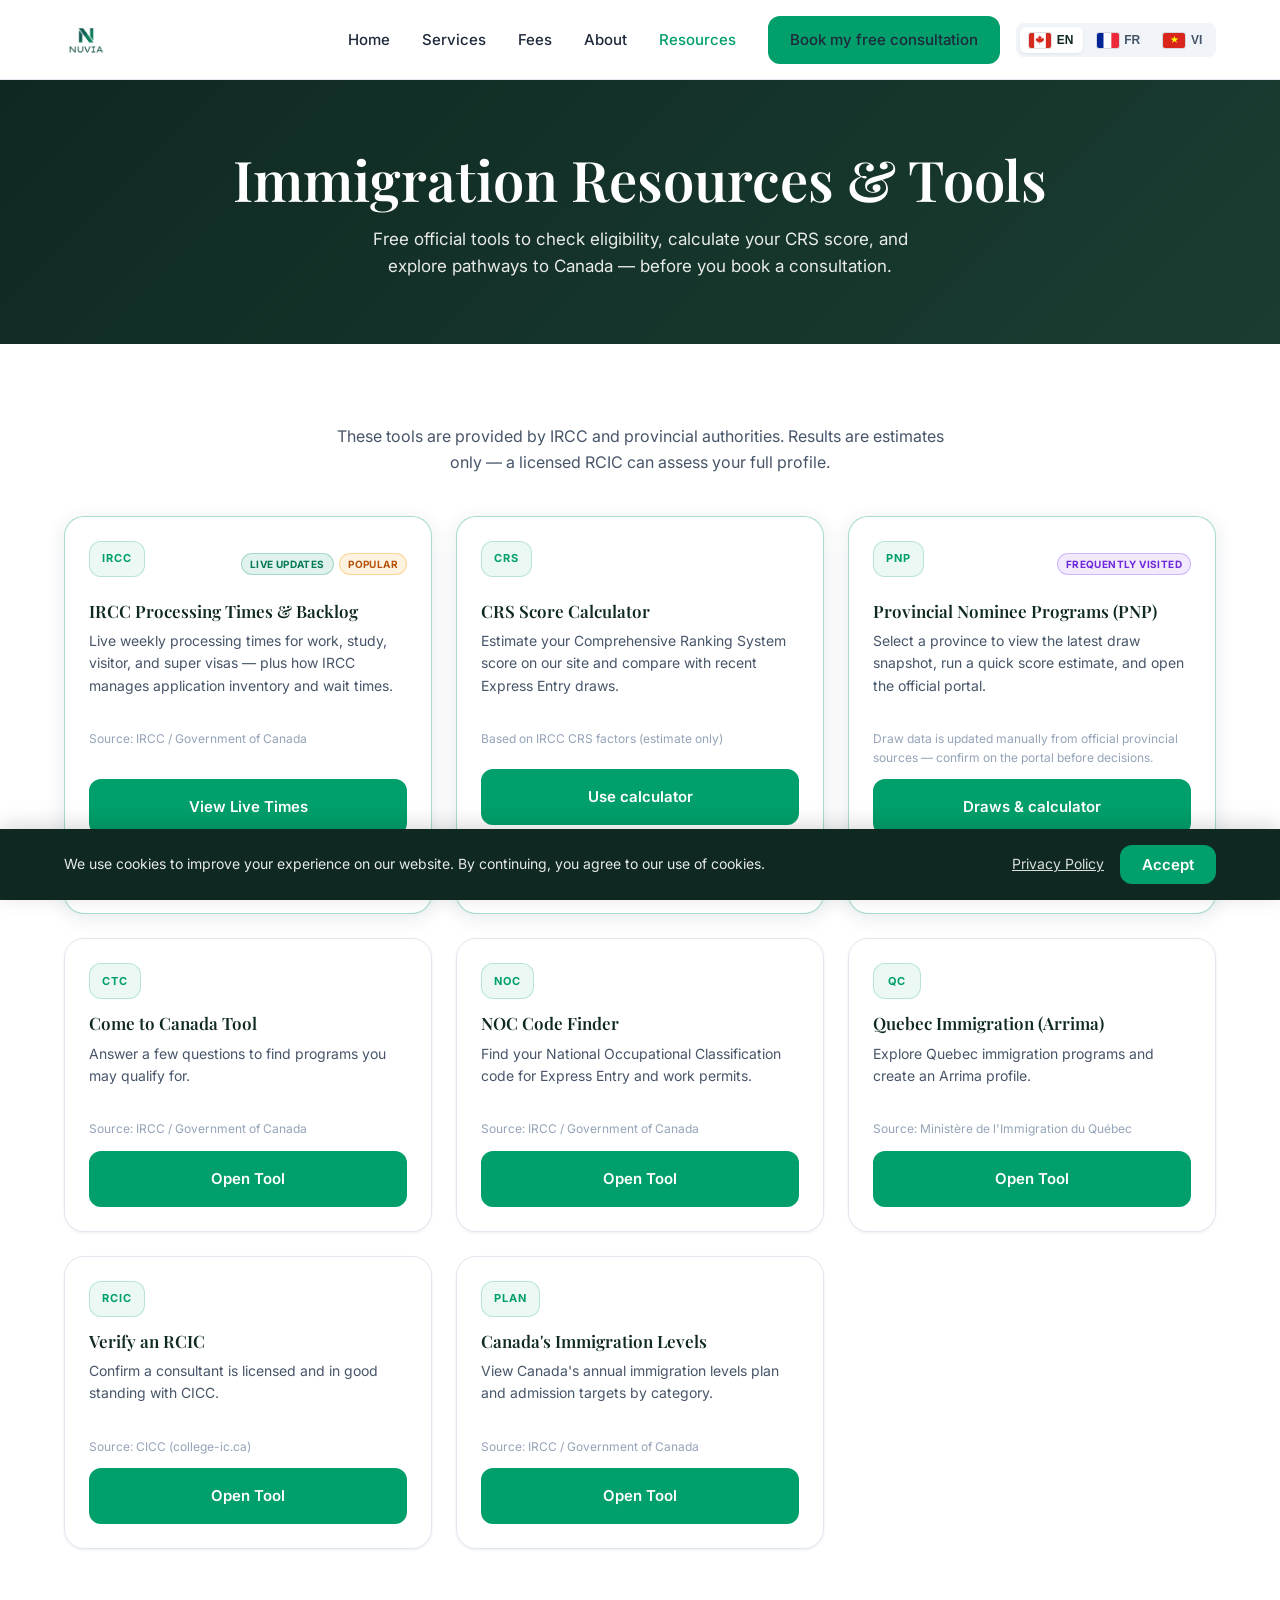
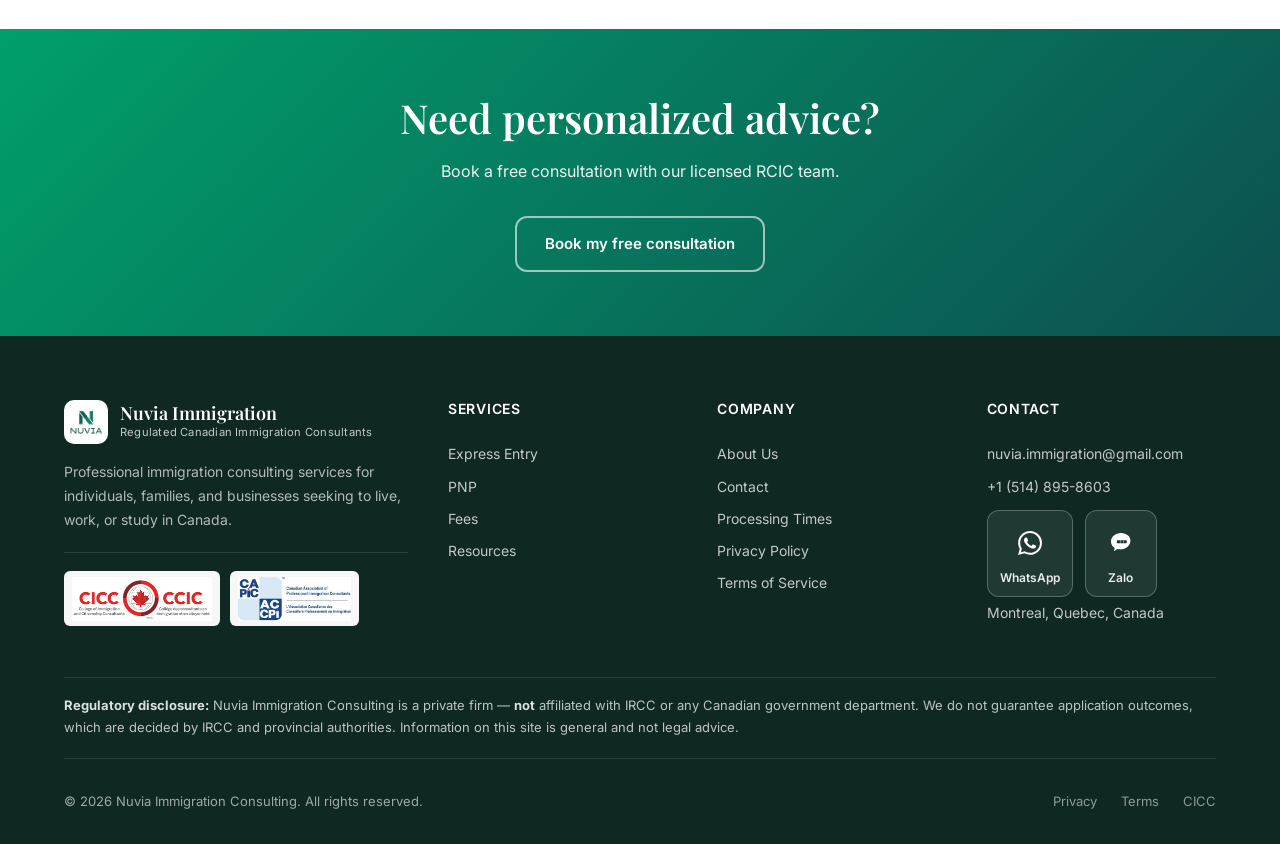
<file: resources.html>
<!DOCTYPE html>
<html lang="en-CA">
<head>
  <meta charset="UTF-8">
  <meta name="viewport" content="width=device-width, initial-scale=1.0">
  <meta name="description" content="Free Canadian immigration tools — CRS calculator, eligibility checker, NOC finder, processing times, and Quebec Arrima.">
  <title>Resources & Tools | Nuvia Immigration Consulting</title>
  <link rel="preconnect" href="https://fonts.googleapis.com">
  <link rel="preconnect" href="https://fonts.gstatic.com" crossorigin>
  <link href="https://fonts.googleapis.com/css2?family=Inter:wght@400;500;600;700&family=Playfair+Display:wght@600;700&display=swap" rel="stylesheet">
  <link rel="stylesheet" href="css/styles.css">
  <link rel="icon" href="assets/logo.png" type="image/png">
</head>
<body data-page-title="meta.resourcesTitle">
  <header class="site-header">
    <div class="container header-inner">
      <a href="index.html" class="logo">
        <div class="logo-mark">
          <img src="assets/logo.png" alt="" width="44" height="44">
        </div>
      </a>
      <div class="header-actions">
        <nav class="nav-desktop">
          <a href="index.html" data-i18n="nav.home">Home</a>
          <a href="services.html" data-i18n="nav.services">Services</a>
          <a href="fees.html" data-i18n="nav.fees">Fees</a>
          <a href="about.html" data-i18n="nav.about">About</a>
          <a href="resources.html" class="active" data-i18n="nav.resources">Resources</a>
          <a href="contact.html#book" class="btn btn-primary" style="padding: 0.625rem 1.25rem;" data-i18n="nav.book">Book my free consultation</a>
        </nav>
        <div class="lang-switcher" role="group" aria-label="Language">
          <button type="button" class="lang-btn active" data-lang="en" aria-pressed="true"><img src="assets/flags/en.svg" alt="" class="lang-flag" width="22" height="15"> EN</button>
          <button type="button" class="lang-btn" data-lang="fr" aria-pressed="false"><img src="assets/flags/fr.svg" alt="" class="lang-flag" width="22" height="15"> FR</button>
          <button type="button" class="lang-btn" data-lang="vi" aria-pressed="false"><img src="assets/flags/vi.svg" alt="" class="lang-flag" width="22" height="15"> VI</button>
        </div>
      </div>
      <button class="nav-toggle" data-i18n-title="nav.toggle" aria-label="Toggle navigation" aria-expanded="false">
        <span></span><span></span><span></span>
      </button>
    </div>
    <nav class="nav-mobile">
      <a href="index.html" data-i18n="nav.home">Home</a>
      <a href="services.html" data-i18n="nav.services">Services</a>
      <a href="fees.html" data-i18n="nav.fees">Fees</a>
      <a href="about.html" data-i18n="nav.about">About</a>
      <a href="resources.html" data-i18n="nav.resources">Resources</a>
    </nav>
  </header>

  <main>
    <section class="page-hero">
      <div class="container">
        <h1 data-i18n="resources.hero.title">Immigration Resources & Tools</h1>
        <p data-i18n="resources.hero.desc">Free official tools to check eligibility, calculate your CRS score, and explore pathways to Canada — before you book a consultation.</p>
      </div>
    </section>

    <section>
      <div class="container">
        <p style="text-align:center;color:var(--color-gray-600);max-width:640px;margin:0 auto 2.5rem;" data-i18n="resources.intro">These tools are provided by IRCC and provincial authorities. Results are estimates only — a licensed RCIC can assess your full profile.</p>

        <div class="tools-grid">
          <article class="tool-card tool-card-featured">
            <div class="tool-card-head">
              <span class="tool-badge" aria-hidden="true">IRCC</span>
              <div class="tool-indicators">
                <span class="tool-indicator tool-indicator--live" data-i18n="resources.indicator.live">Live updates</span>
                <span class="tool-indicator tool-indicator--popular" data-i18n="resources.indicator.popular">Popular</span>
              </div>
            </div>
            <h3 data-i18n="resources.irccHub.title">IRCC Processing Times &amp; Backlog</h3>
            <p data-i18n="resources.irccHub.desc">Live weekly processing times for work, study, visitor, and super visas — plus how IRCC manages application inventory and wait times.</p>
            <p class="tool-source" data-i18n="resources.source.ircc">Source: IRCC / Government of Canada</p>
            <div class="tool-card-cta">
              <a href="processing-times.html" class="btn btn-primary" data-i18n="resources.processing.openLive">View Live Times</a>
            </div>
            <div class="tool-card-cta-extra" aria-hidden="true"></div>
          </article>

          <article class="tool-card tool-card-featured">
            <div class="tool-card-head">
              <span class="tool-badge" aria-hidden="true">CRS</span>
            </div>
            <h3 data-i18n="resources.crs.title">CRS Score Calculator</h3>
            <p data-i18n="resources.crs.desc">Calculate your Comprehensive Ranking System score for Express Entry on our site — plus recent draw cut-offs.</p>
            <p class="tool-source" data-i18n="resources.crs.source">Based on IRCC CRS factors (estimate only)</p>
            <div class="tool-card-cta">
              <a href="express-entry.html" class="btn btn-primary" data-i18n="resources.crs.open">Use calculator</a>
            </div>
            <div class="tool-card-cta-extra">
              <a href="https://www.cic.gc.ca/english/immigrate/skilled/crs-tool.asp" class="btn btn-outline" target="_blank" rel="noopener noreferrer" data-i18n="resources.crs.official">Official IRCC tool</a>
            </div>
          </article>

          <article class="tool-card tool-card-featured">
            <div class="tool-card-head">
              <span class="tool-badge" aria-hidden="true">PNP</span>
              <div class="tool-indicators">
                <span class="tool-indicator tool-indicator--frequent" data-i18n="resources.indicator.frequent">Frequently visited</span>
              </div>
            </div>
            <h3 data-i18n="services.pnp.title">Provincial Nominee Programs (PNP)</h3>
            <p data-i18n="pnp.calc.hero.desc">Select a province to view the latest draw snapshot, run a quick score estimate, and open the official portal.</p>
            <p class="tool-source" data-i18n="pnp.calc.drawNote">Draw data is updated manually from official provincial sources — confirm on the portal before decisions.</p>
            <div class="tool-card-cta">
              <a href="pnp.html" class="btn btn-primary" data-i18n="pnp.openCalc">Draws & calculator</a>
            </div>
            <div class="tool-card-cta-extra" aria-hidden="true"></div>
          </article>

          <article class="tool-card">
            <span class="tool-badge" aria-hidden="true">CTC</span>
            <h3 data-i18n="resources.come.title">Come to Canada Tool</h3>
            <p data-i18n="resources.come.desc">Answer a few questions to find programs you may qualify for.</p>
            <p class="tool-source" data-i18n="resources.source.ircc">Source: IRCC / Government of Canada</p>
            <a href="https://www.canada.ca/en/immigration-refugees-citizenship/services/come-to-canada-tool.html" class="btn btn-primary" target="_blank" rel="noopener noreferrer" data-i18n="resources.openTool">Open Tool</a>
          </article>

          <article class="tool-card">
            <span class="tool-badge" aria-hidden="true">NOC</span>
            <h3 data-i18n="resources.noc.title">NOC Code Finder</h3>
            <p data-i18n="resources.noc.desc">Find your National Occupational Classification code for Express Entry and work permits.</p>
            <p class="tool-source" data-i18n="resources.source.ircc">Source: IRCC / Government of Canada</p>
            <a href="https://www.canada.ca/en/immigration-refugees-citizenship/services/immigrate-canada/express-entry/eligibility/find-national-occupation-code.html" class="btn btn-primary" target="_blank" rel="noopener noreferrer" data-i18n="resources.openTool">Open Tool</a>
          </article>

          <article class="tool-card">
            <span class="tool-badge" aria-hidden="true">QC</span>
            <h3 data-i18n="resources.quebec.title">Quebec Immigration (Arrima)</h3>
            <p data-i18n="resources.quebec.desc">Explore Quebec immigration programs and create an Arrima profile.</p>
            <p class="tool-source" data-i18n="resources.source.quebec">Source: Ministère de l'Immigration du Québec</p>
            <a href="https://www.quebec.ca/en/immigration/permanent/skilled-workers" class="btn btn-primary" target="_blank" rel="noopener noreferrer" data-i18n="resources.openTool">Open Tool</a>
          </article>

          <article class="tool-card">
            <span class="tool-badge" aria-hidden="true">RCIC</span>
            <h3 data-i18n="resources.verify.title">Verify an RCIC</h3>
            <p data-i18n="resources.verify.desc">Confirm a consultant is licensed and in good standing with CICC.</p>
            <p class="tool-source" data-i18n="resources.source.cicc">Source: CICC (college-ic.ca)</p>
            <a href="https://www.college-ic.ca/protecting-the-public/find-an-immigration-consultant" class="btn btn-primary" target="_blank" rel="noopener noreferrer" data-i18n="resources.openTool">Open Tool</a>
          </article>

          <article class="tool-card">
            <span class="tool-badge" aria-hidden="true">PLAN</span>
            <h3 data-i18n="resources.levels.title">Canada's Immigration Levels</h3>
            <p data-i18n="resources.levels.desc">View Canada's annual immigration levels plan and admission targets by category.</p>
            <p class="tool-source" data-i18n="resources.source.ircc">Source: IRCC / Government of Canada</p>
            <a href="https://www.canada.ca/en/immigration-refugees-citizenship/corporate/mandate/corporate-initiatives/levels.html" class="btn btn-primary" target="_blank" rel="noopener noreferrer" data-i18n="resources.openTool">Open Tool</a>
          </article>

        </div>
      </div>
    </section>

    <section class="cta-banner">
      <div class="container">
        <h2 data-i18n="resources.cta.title">Need personalized advice?</h2>
        <p data-i18n="resources.cta.desc">Book a free call with our licensed RCIC team.</p>
        <a href="contact.html#book" class="btn btn-outline" data-i18n="nav.book">Book my free consultation</a>
      </div>
    </section>
  </main>

  <footer class="site-footer">
    <div class="container">
      <div class="rcic-disclosure" data-i18n-html="footer.disclosure"></div>
      <div class="footer-grid">
        <div class="footer-brand">
          <a href="index.html" class="logo">
            <div class="logo-mark">
              <img src="assets/logo.png" alt="" width="44" height="44">
            </div>
            <div class="logo-text">
              <span class="logo-name">Nuvia Immigration</span>
              <span class="logo-tagline" data-i18n="footer.tagline">Regulated Canadian Immigration Consultants</span>
            </div>
          </a>
          <p data-i18n="footer.desc">Professional immigration consulting services.</p>
        </div>
        <div class="footer-col">
          <h4 data-i18n="footer.services">Services</h4>
          <a href="services.html">Express Entry</a>
          <a href="services.html">PNP</a>
          <a href="fees.html" data-i18n="nav.fees">Fees</a>
          <a href="resources.html" data-i18n="footer.resources">Resources</a>
        </div>
        <div class="footer-col">
          <h4 data-i18n="footer.company">Company</h4>
          <a href="about.html" data-i18n="footer.about">About Us</a>
          <a href="contact.html" data-i18n="footer.contact">Contact</a>
          <a href="processing-times.html" data-i18n="ptime.nav">Processing Times</a>
          <a href="privacy.html" data-i18n="footer.privacy">Privacy Policy</a>
          <a href="terms.html" data-i18n="footer.terms">Terms of Service</a>
        </div>
        <div class="footer-col">
          <h4 data-i18n="footer.contact">Contact</h4>
          <a href="mailto:nuvia.immigration@gmail.com" data-config="email">nuvia.immigration@gmail.com</a>
          <a href="tel:+15148958603" data-config="phone">+1 (514) 895-8603</a>
          <div class="footer-social">
            <a href="https://wa.me/15148958603" class="social-link-card whatsapp" data-config="whatsapp" target="_blank" rel="noopener noreferrer">
              <span class="social-link-icon"><img src="assets/icons/whatsapp.svg" alt="" width="24" height="24"></span>
              <span class="social-link-label" data-i18n="contact.whatsapp">WhatsApp</span>
            </a>
            <a href="https://zalo.me/15148958603" class="social-link-card zalo" data-config="zalo" target="_blank" rel="noopener noreferrer">
              <span class="social-link-icon"><img src="assets/icons/zalo.svg" alt="" width="24" height="24"></span>
              <span class="social-link-label" data-i18n="contact.zalo">Zalo</span>
            </a>
          </div>
          <span class="footer-text" data-config="location">Montreal, Quebec, Canada</span>
        </div>
      </div>
      <div class="footer-bottom">
        <span data-i18n="footer.copyright">© 2026 Nuvia Immigration Consulting. All rights reserved.</span>
        <div class="footer-links">
          <a href="privacy.html" data-i18n="footer.privacy.link">Privacy</a>
          <a href="terms.html" data-i18n="footer.terms.link">Terms</a>
          <a href="https://www.college-ic.ca" target="_blank" rel="noopener noreferrer">CICC</a>
        </div>
      </div>
    </div>
  </footer>

  <script src="js/config.js"></script>
  <script src="js/translations.js"></script>
  <script src="js/i18n.js"></script>
  <script src="js/main.js"></script>
  <script src="js/site-chrome.js"></script>
</body>
</html>
</file>
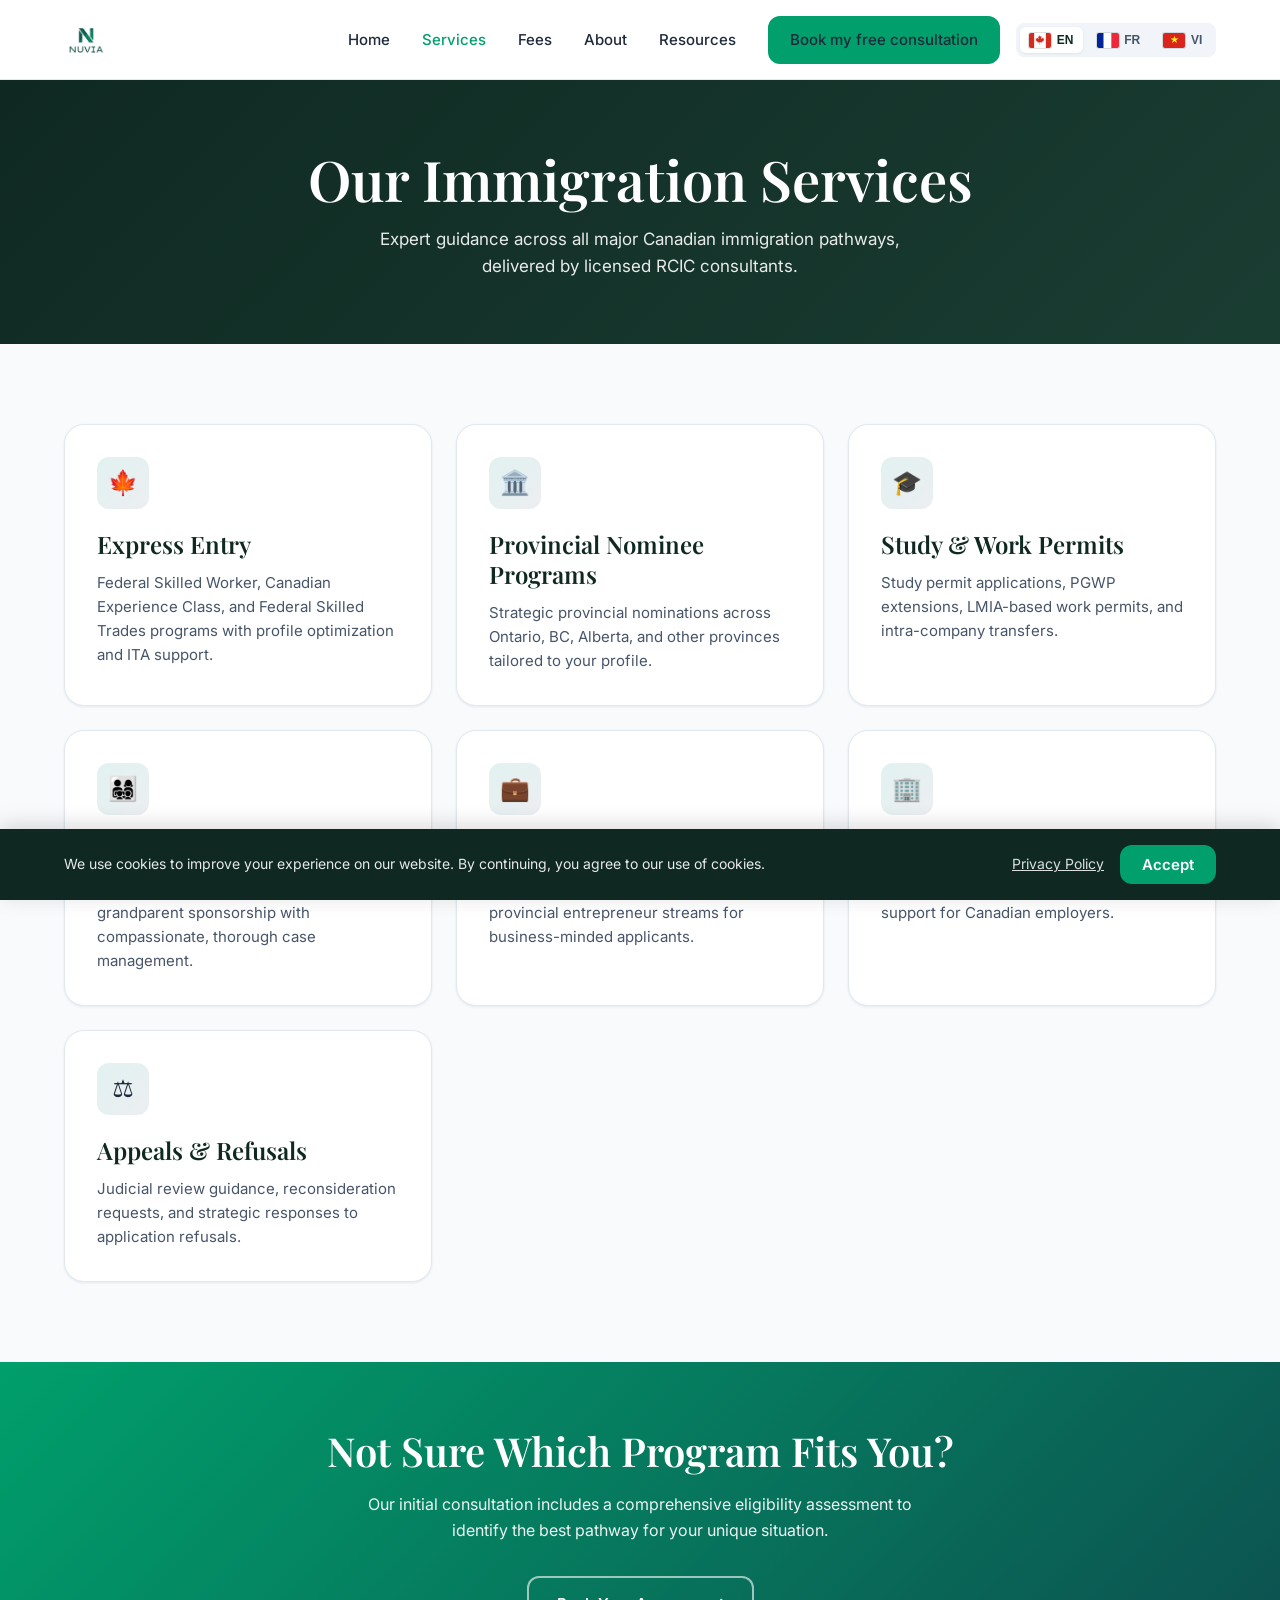
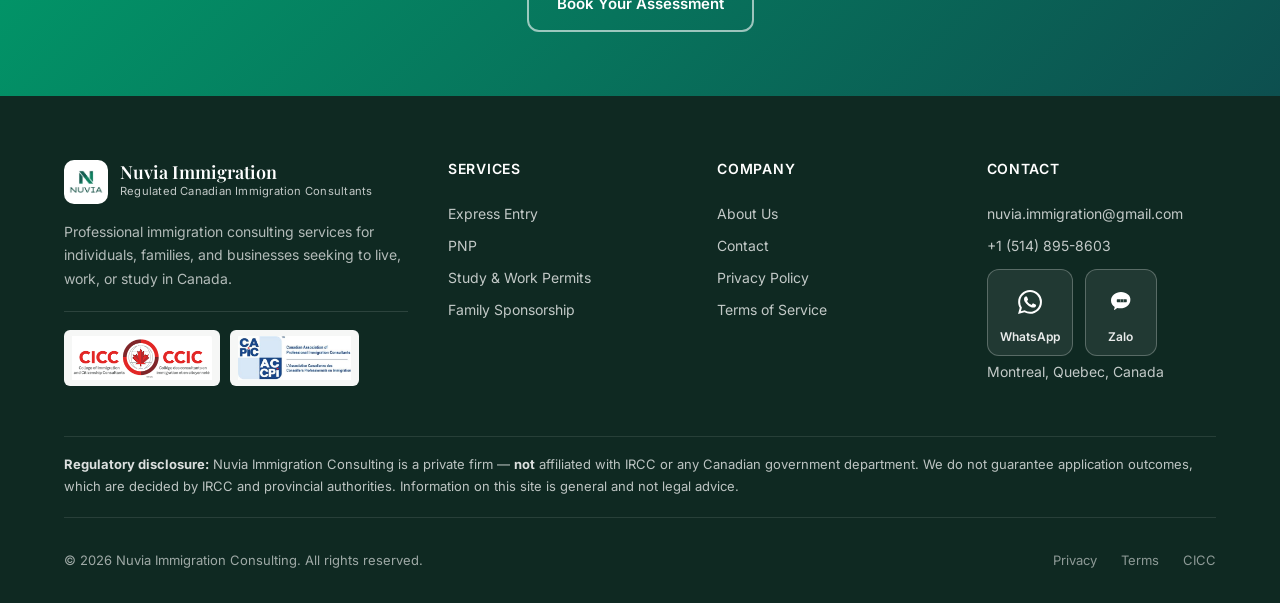
<file: services.html>
<!DOCTYPE html>
<html lang="en-CA">
<head>
  <meta charset="UTF-8">
  <meta name="viewport" content="width=device-width, initial-scale=1.0">
  <meta name="description" content="Immigration services from Nuvia Immigration Consulting — Express Entry, PNP, study permits, work permits, family sponsorship, and business immigration.">
  <title>Services | Nuvia Immigration Consulting</title>
  <link rel="preconnect" href="https://fonts.googleapis.com">
  <link rel="preconnect" href="https://fonts.gstatic.com" crossorigin>
  <link href="https://fonts.googleapis.com/css2?family=Inter:wght@400;500;600;700&family=Playfair+Display:wght@600;700&display=swap" rel="stylesheet">
  <link rel="stylesheet" href="css/styles.css">
</head>
<body data-page-title="meta.servicesTitle">
  <header class="site-header">
    <div class="container header-inner">
      <a href="index.html" class="logo">
        <div class="logo-mark">
          <img src="assets/logo.png" alt="" width="44" height="44">
        </div>
      </a>
      <div class="header-actions">
        <nav class="nav-desktop">
          <a href="index.html" data-i18n="nav.home">Home</a>
          <a href="services.html" class="active" data-i18n="nav.services">Services</a>
          <a href="fees.html" data-i18n="nav.fees">Fees</a>
          <a href="about.html" data-i18n="nav.about">About</a>
          <a href="resources.html" data-i18n="nav.resources">Resources</a>
          <a href="contact.html#book" class="btn btn-primary" style="padding: 0.625rem 1.25rem;" data-i18n="nav.book">Book my free consultation</a>
        </nav>
        <div class="lang-switcher" role="group" aria-label="Language">
          <button type="button" class="lang-btn active" data-lang="en" aria-pressed="true"><img src="assets/flags/en.svg" alt="" class="lang-flag" width="22" height="15"> EN</button>
          <button type="button" class="lang-btn" data-lang="fr" aria-pressed="false"><img src="assets/flags/fr.svg" alt="" class="lang-flag" width="22" height="15"> FR</button>
          <button type="button" class="lang-btn" data-lang="vi" aria-pressed="false"><img src="assets/flags/vi.svg" alt="" class="lang-flag" width="22" height="15"> VI</button>
        </div>
      </div>
      <button class="nav-toggle" data-i18n-title="nav.toggle" aria-label="Toggle navigation" aria-expanded="false">
        <span></span><span></span><span></span>
      </button>
    </div>
    <nav class="nav-mobile">
      <a href="index.html" data-i18n="nav.home">Home</a>
      <a href="services.html" data-i18n="nav.services">Services</a>
      <a href="fees.html" data-i18n="nav.fees">Fees</a>
      <a href="about.html" data-i18n="nav.about">About</a>
      <a href="resources.html" data-i18n="nav.resources">Resources</a>
    </nav>
  </header>

  <main>
    <section class="page-hero">
      <div class="container">
        <h1 data-i18n="services.hero.title">Our Immigration Services</h1>
        <p data-i18n="services.hero.desc">Expert guidance across all major Canadian immigration pathways.</p>
      </div>
    </section>

    <section class="bg-light" id="services-overview">
      <div class="container">
        <div class="card-grid card-grid-3">
          <a href="services.html#express-entry" class="card service-card" data-program="express-entry">
            <div class="card-icon">🍁</div>
            <h3 data-i18n="home.svc.express.title">Express Entry</h3>
            <p data-i18n="home.svc.express.desc">Federal Skilled Worker, CEC, and FST programs.</p>
          </a>
          <a href="services.html#pnp" class="card service-card" data-program="pnp">
            <div class="card-icon">🏛️</div>
            <h3 data-i18n="home.svc.pnp.title">Provincial Nominee Programs</h3>
            <p data-i18n="home.svc.pnp.desc">Strategic provincial nominations tailored to your profile.</p>
          </a>
          <a href="services.html#study-work" class="card service-card" data-program="study-work">
            <div class="card-icon">🎓</div>
            <h3 data-i18n="home.svc.study.title">Study & Work Permits</h3>
            <p data-i18n="home.svc.study.desc">Study permits, PGWP, and LMIA-based work permits.</p>
          </a>
          <a href="services.html#family" class="card service-card" data-program="family">
            <div class="card-icon">👨‍👩‍👧‍👦</div>
            <h3 data-i18n="home.svc.family.title">Family Sponsorship</h3>
            <p data-i18n="home.svc.family.desc">Spousal, parent, and grandparent sponsorship.</p>
          </a>
          <a href="services.html#business" class="card service-card" data-program="business">
            <div class="card-icon">💼</div>
            <h3 data-i18n="home.svc.business.title">Business Immigration</h3>
            <p data-i18n="home.svc.business.desc">Start-up visa and provincial entrepreneur streams.</p>
          </a>
          <a href="services.html#employers" class="card service-card" data-program="employers">
            <div class="card-icon">🏢</div>
            <h3 data-i18n="services.employers.card.title">Employers & Hiring</h3>
            <p data-i18n="services.employers.card.desc">LMIA, compliance, and work permit support for Canadian employers.</p>
          </a>
          <a href="services.html#appeals" class="card service-card" data-program="appeals">
            <div class="card-icon">⚖️</div>
            <h3 data-i18n="home.svc.appeals.title">Appeals & Refusals</h3>
            <p data-i18n="home.svc.appeals.desc">Judicial review and refusal response strategies.</p>
          </a>
        </div>
      </div>
    </section>

    <div id="services-program-detail" hidden>
      <nav class="program-quick-nav" aria-label="Program sections">
        <div class="container program-quick-nav-inner">
          <a href="#express-entry" data-program="express-entry" data-i18n="services.nav.express">Express Entry</a>
          <a href="#pnp" data-program="pnp" data-i18n="services.nav.pnp">PNP</a>
          <a href="#study-work" data-program="study-work" data-i18n="services.nav.study">Study & Work</a>
          <a href="#family" data-program="family" data-i18n="services.nav.family">Family</a>
          <a href="#business" data-program="business" data-i18n="services.nav.business">Business</a>
          <a href="#employers" data-program="employers" data-i18n="services.nav.employers">Employers</a>
          <a href="#appeals" data-program="appeals" data-i18n="services.nav.appeals">Appeals</a>
        </div>
      </nav>

      <div class="container program-detail-toolbar">
        <button type="button" class="program-back-btn" data-i18n="services.back">← All services</button>
      </div>

    <section class="program-section" id="express-entry">
      <div class="container">
        <div class="program-header">
          <h2 data-i18n="services.express.title">Express Entry</h2>
          <p data-i18n="services.express.desc">Canada's flagship economic immigration system for skilled workers and professionals.</p>
        </div>
        <div class="program-detail-card">
          <ul class="program-features">
            <li data-i18n="services.express.f1">Create and optimize your Express Entry profile</li>
            <li data-i18n="services.express.f2">Improve your Comprehensive Ranking System (CRS) score</li>
            <li data-i18n="services.express.f3">Prepare for Invitation to Apply (ITA)</li>
            <li data-i18n="services.express.f4">Submit complete permanent residence applications</li>
          </ul>
        </div>
        <h3 class="program-faq-title" data-i18n="services.faq.heading">Common Questions</h3>
        <div class="faq-grid">
          <div class="faq-item">
            <button type="button" class="faq-question" aria-expanded="false" data-i18n="services.express.faq.q1">What is Express Entry and how does it work?</button>
            <div class="faq-answer" data-i18n="services.express.faq.a1">Express Entry is Canada's online system for managing permanent residence applications under Federal Skilled Worker, Canadian Experience Class, and Federal Skilled Trades programs.</div>
          </div>
          <div class="faq-item">
            <button type="button" class="faq-question" aria-expanded="false" data-i18n="services.express.faq.q2">What CRS score do I need to receive an ITA?</button>
            <div class="faq-answer" data-i18n="services.express.faq.a2">There is no fixed score — cut-offs change with each draw. We assess your profile and recommend realistic steps to improve your ranking.</div>
          </div>
          <div class="faq-item">
            <button type="button" class="faq-question" aria-expanded="false" data-i18n="services.express.faq.q3">Can you help if I already have an Express Entry profile?</button>
            <div class="faq-answer" data-i18n="services.express.faq.a3">Yes. We review existing profiles for errors, missed points, and strategy improvements.</div>
          </div>
          <div class="faq-item">
            <button type="button" class="faq-question" aria-expanded="false" data-i18n="services.express.faq.q4">What is CRS and what affects my score?</button>
            <div class="faq-answer" data-i18n="services.express.faq.a4">CRS scores candidates on age, education, language, work experience, and adaptability factors.</div>
          </div>
          <div class="faq-item">
            <button type="button" class="faq-question" aria-expanded="false" data-i18n="services.express.faq.q5">What is an ITA and how long do I have to apply?</button>
            <div class="faq-answer" data-i18n="services.express.faq.a5">You typically have 60 days to submit a complete permanent residence application once you receive an ITA.</div>
          </div>
          <div class="faq-item">
            <button type="button" class="faq-question" aria-expanded="false" data-i18n="services.express.faq.q6">Can I include my spouse and children in Express Entry?</button>
            <div class="faq-answer" data-i18n="services.express.faq.a6">Yes. You can include your spouse or common-law partner and dependent children in your application.</div>
          </div>
          <div class="faq-item">
            <button type="button" class="faq-question" aria-expanded="false" data-i18n="services.express.faq.q7">Do I need a job offer for Express Entry?</button>
            <div class="faq-answer" data-i18n="services.express.faq.a7">A job offer is not always required, though a valid offer can add CRS points.</div>
          </div>
          <div class="faq-item">
            <button type="button" class="faq-question" aria-expanded="false" data-i18n="services.express.faq.q8">Which Express Entry program is right for me — FSW, CEC, or FST?</button>
            <div class="faq-answer" data-i18n="services.express.faq.a8">We assess whether Federal Skilled Worker, Canadian Experience Class, or Federal Skilled Trades fits your profile.</div>
          </div>
        </div>
      </div>
    </section>

    <section class="program-section bg-light" id="pnp">
      <div class="container">
        <div class="program-header">
          <h2 data-i18n="services.pnp.title">Provincial Nominee Programs (PNP)</h2>
          <p data-i18n="services.pnp.desc">Provincial streams offer additional pathways to permanent residence across Canada.</p>
        </div>

        <div class="services-pnp-overview">
          <div class="card-grid card-grid-3" id="services-pnp-overview-grid"></div>
        </div>

        <h3 class="program-faq-title" data-i18n="services.faq.heading">Common Questions</h3>
        <div class="faq-grid">
          <div class="faq-item">
            <button type="button" class="faq-question" aria-expanded="false" data-i18n="services.pnp.faq.q1">What is a Provincial Nominee Program?</button>
            <div class="faq-answer" data-i18n="services.pnp.faq.a1">PNPs allow provinces and territories to nominate individuals who meet local labour market needs.</div>
          </div>
          <div class="faq-item">
            <button type="button" class="faq-question" aria-expanded="false" data-i18n="services.pnp.faq.q2">How do I know which province to apply to?</button>
            <div class="faq-answer" data-i18n="services.pnp.faq.a2">The right province depends on your occupation, experience, language ability, and ties to the region.</div>
          </div>
          <div class="faq-item">
            <button type="button" class="faq-question" aria-expanded="false" data-i18n="services.pnp.faq.q3">Can I apply to PNP and Express Entry at the same time?</button>
            <div class="faq-answer" data-i18n="services.pnp.faq.a3">In many cases, yes — we coordinate both pathways so your strategy stays aligned.</div>
          </div>
          <div class="faq-item">
            <button type="button" class="faq-question" aria-expanded="false" data-i18n="services.pnp.faq.q4">What is the difference between base and enhanced PNP streams?</button>
            <div class="faq-answer" data-i18n="services.pnp.faq.a4">Enhanced nominations add 600 CRS points; base streams are applied to directly.</div>
          </div>
          <div class="faq-item">
            <button type="button" class="faq-question" aria-expanded="false" data-i18n="services.pnp.faq.q5">Does a provincial nomination guarantee permanent residence?</button>
            <div class="faq-answer" data-i18n="services.pnp.faq.a5">A nomination is a major step but you must still meet federal admissibility requirements.</div>
          </div>
          <div class="faq-item">
            <button type="button" class="faq-question" aria-expanded="false" data-i18n="services.pnp.faq.q6">Do I need a job offer for PNP?</button>
            <div class="faq-answer" data-i18n="services.pnp.faq.a6">Some streams require a job offer; others target in-demand skills or graduates.</div>
          </div>
          <div class="faq-item">
            <button type="button" class="faq-question" aria-expanded="false" data-i18n="services.pnp.faq.q7">How long does PNP processing take?</button>
            <div class="faq-answer" data-i18n="services.pnp.faq.a7">Processing times vary by province and stream. We provide realistic timelines for your case.</div>
          </div>
          <div class="faq-item">
            <button type="button" class="faq-question" aria-expanded="false" data-i18n="services.pnp.faq.q8">Can I move to another province after receiving a nomination?</button>
            <div class="faq-answer" data-i18n="services.pnp.faq.a8">Most PNPs expect you to live and work in the nominating province.</div>
          </div>
        </div>
      </div>
    </section>

    <section class="program-section" id="study-work">
      <div class="container">
        <div class="program-header">
          <h2 data-i18n="services.study.title">Study & Work Permits</h2>
          <p data-i18n="services.study.desc">Support for temporary residents pursuing education and employment in Canada.</p>
        </div>
        <div class="program-detail-card">
          <ul class="program-features">
            <li data-i18n="services.study.f1">Study permit applications and extensions</li>
            <li data-i18n="services.study.f2">Post-Graduation Work Permit (PGWP)</li>
            <li data-i18n="services.study.f3">LMIA and LMIA-exempt work permits</li>
            <li data-i18n="services.study.f4">Intra-company transfers and IEC</li>
          </ul>
        </div>
        <h3 class="program-faq-title" data-i18n="services.faq.heading">Common Questions</h3>
        <div class="faq-grid">
          <div class="faq-item">
            <button type="button" class="faq-question" aria-expanded="false" data-i18n="services.study.faq.q1">Can I work while studying in Canada?</button>
            <div class="faq-answer" data-i18n="services.study.faq.a1">Most full-time international students with a valid study permit can work on or off campus under certain conditions.</div>
          </div>
          <div class="faq-item">
            <button type="button" class="faq-question" aria-expanded="false" data-i18n="services.study.faq.q2">What is a PGWP and how do I qualify?</button>
            <div class="faq-answer" data-i18n="services.study.faq.a2">The Post-Graduation Work Permit lets eligible graduates work in Canada after completing a program at a designated learning institution.</div>
          </div>
          <div class="faq-item">
            <button type="button" class="faq-question" aria-expanded="false" data-i18n="services.study.faq.q3">Can studying in Canada lead to permanent residence?</button>
            <div class="faq-answer" data-i18n="services.study.faq.a3">Yes — many clients use study → PGWP → Canadian work experience → Express Entry or PNP.</div>
          </div>
          <div class="faq-item">
            <button type="button" class="faq-question" aria-expanded="false" data-i18n="services.study.faq.q4">How long does a study permit take to process?</button>
            <div class="faq-answer" data-i18n="services.study.faq.a4">Processing times depend on your country, IRCC volume, and application completeness.</div>
          </div>
          <div class="faq-item">
            <button type="button" class="faq-question" aria-expanded="false" data-i18n="services.study.faq.q5">What is an LMIA and when is it required?</button>
            <div class="faq-answer" data-i18n="services.study.faq.a5">An LMIA shows an employer tried to hire Canadians first. Some work permits require it; others are exempt.</div>
          </div>
          <div class="faq-item">
            <button type="button" class="faq-question" aria-expanded="false" data-i18n="services.study.faq.q6">Can my spouse work while I study?</button>
            <div class="faq-answer" data-i18n="services.study.faq.a6">Spouses of full-time students may qualify for an open work permit in many cases.</div>
          </div>
          <div class="faq-item">
            <button type="button" class="faq-question" aria-expanded="false" data-i18n="services.study.faq.q7">What happens if my study permit expires?</button>
            <div class="faq-answer" data-i18n="services.study.faq.a7">Apply to extend before expiry if you wish to continue studying. We help with extensions and restoration.</div>
          </div>
          <div class="faq-item">
            <button type="button" class="faq-question" aria-expanded="false" data-i18n="services.study.faq.q8">What is the difference between open and employer-specific work permits?</button>
            <div class="faq-answer" data-i18n="services.study.faq.a8">Open permits let you work for most employers; closed permits tie you to one employer and location.</div>
          </div>
        </div>
      </div>
    </section>

    <section class="program-section bg-light" id="family">
      <div class="container">
        <div class="program-header">
          <h2 data-i18n="services.family.title">Family Sponsorship</h2>
          <p data-i18n="services.family.desc">Reunite with loved ones through Canada's family class immigration programs.</p>
        </div>
        <div class="program-detail-card">
          <ul class="program-features">
            <li data-i18n="services.family.f1">Spousal and common-law partner sponsorship</li>
            <li data-i18n="services.family.f2">Dependent children sponsorship</li>
            <li data-i18n="services.family.f3">Parent and grandparent sponsorship (PGP)</li>
            <li data-i18n="services.family.f4">Super Visa applications</li>
          </ul>
        </div>
        <h3 class="program-faq-title" data-i18n="services.faq.heading">Common Questions</h3>
        <div class="faq-grid">
          <div class="faq-item">
            <button type="button" class="faq-question" aria-expanded="false" data-i18n="services.family.faq.q1">Who can I sponsor to come to Canada?</button>
            <div class="faq-answer" data-i18n="services.family.faq.a1">Eligible sponsors can typically sponsor a spouse, common-law partner, dependent children, and in some cases parents or grandparents.</div>
          </div>
          <div class="faq-item">
            <button type="button" class="faq-question" aria-expanded="false" data-i18n="services.family.faq.q2">How long does spousal sponsorship take?</button>
            <div class="faq-answer" data-i18n="services.family.faq.a2">Processing times vary by stream and IRCC workload. We prepare complete applications to avoid delays.</div>
          </div>
          <div class="faq-item">
            <button type="button" class="faq-question" aria-expanded="false" data-i18n="services.family.faq.q3">What is a Super Visa?</button>
            <div class="faq-answer" data-i18n="services.family.faq.a3">The Super Visa allows parents and grandparents of Canadian citizens or permanent residents to visit for extended periods.</div>
          </div>
          <div class="faq-item">
            <button type="button" class="faq-question" aria-expanded="false" data-i18n="services.family.faq.q4">What are the income requirements for sponsorship?</button>
            <div class="faq-answer" data-i18n="services.family.faq.a4">Sponsors must meet minimum income for certain programs like parent/grandparent sponsorship.</div>
          </div>
          <div class="faq-item">
            <button type="button" class="faq-question" aria-expanded="false" data-i18n="services.family.faq.q5">What is inland vs overseas spousal sponsorship?</button>
            <div class="faq-answer" data-i18n="services.family.faq.a5">Inland applies when the sponsored person is in Canada; overseas is processed through a visa office abroad.</div>
          </div>
          <div class="faq-item">
            <button type="button" class="faq-question" aria-expanded="false" data-i18n="services.family.faq.q6">What documents prove a genuine relationship?</button>
            <div class="faq-answer" data-i18n="services.family.faq.a6">IRCC looks at cohabitation, communication, photos, joint finances, and supporting statements.</div>
          </div>
          <div class="faq-item">
            <button type="button" class="faq-question" aria-expanded="false" data-i18n="services.family.faq.q7">Can I sponsor if I receive social assistance?</button>
            <div class="faq-answer" data-i18n="services.family.faq.a7">Generally, sponsors receiving social assistance cannot sponsor, with some exceptions.</div>
          </div>
          <div class="faq-item">
            <button type="button" class="faq-question" aria-expanded="false" data-i18n="services.family.faq.q8">Can I sponsor my fiancé or partner?</button>
            <div class="faq-answer" data-i18n="services.family.faq.a8">Canada recognizes spousal and common-law sponsorship. Fiancés must marry or meet common-law criteria first.</div>
          </div>
        </div>
      </div>
    </section>

    <section class="program-section" id="business">
      <div class="container">
        <div class="program-header">
          <h2 data-i18n="services.business.title">Business Immigration</h2>
          <p data-i18n="services.business.desc">Pathways for entrepreneurs, investors, and business owners seeking to establish in Canada.</p>
        </div>
        <div class="program-detail-card">
          <ul class="program-features">
            <li data-i18n="services.business.f1">Start-Up Visa Program</li>
            <li data-i18n="services.business.f2">Self-Employed Persons Program</li>
            <li data-i18n="services.business.f3">Provincial entrepreneur streams</li>
            <li data-i18n="services.business.f4">Owner-operator LMIA pathways</li>
          </ul>
        </div>
        <h3 class="program-faq-title" data-i18n="services.faq.heading">Common Questions</h3>
        <div class="faq-grid">
          <div class="faq-item">
            <button type="button" class="faq-question" aria-expanded="false" data-i18n="services.business.faq.q1">What business immigration options exist in Canada?</button>
            <div class="faq-answer" data-i18n="services.business.faq.a1">Options include the Start-Up Visa, provincial entrepreneur programs, self-employed pathways, and owner-operator work permit routes.</div>
          </div>
          <div class="faq-item">
            <button type="button" class="faq-question" aria-expanded="false" data-i18n="services.business.faq.q2">Do I need a minimum investment amount?</button>
            <div class="faq-answer" data-i18n="services.business.faq.a2">Requirements vary by program and province. We assess which stream fits your situation.</div>
          </div>
          <div class="faq-item">
            <button type="button" class="faq-question" aria-expanded="false" data-i18n="services.business.faq.q3">Can I buy an existing business to immigrate?</button>
            <div class="faq-answer" data-i18n="services.business.faq.a3">In some cases, acquiring a business may support an owner-operator LMIA or provincial entrepreneur application.</div>
          </div>
          <div class="faq-item">
            <button type="button" class="faq-question" aria-expanded="false" data-i18n="services.business.faq.q4">Who qualifies for the Start-Up Visa?</button>
            <div class="faq-answer" data-i18n="services.business.faq.a4">Candidates need a qualifying business idea and support from a designated organization.</div>
          </div>
          <div class="faq-item">
            <button type="button" class="faq-question" aria-expanded="false" data-i18n="services.business.faq.q5">What is the Self-Employed Persons Program?</button>
            <div class="faq-answer" data-i18n="services.business.faq.a5">This program targets self-employment experience in cultural activities, athletics, or farm management.</div>
          </div>
          <div class="faq-item">
            <button type="button" class="faq-question" aria-expanded="false" data-i18n="services.business.faq.q6">Can I start with a work permit before applying for PR?</button>
            <div class="faq-answer" data-i18n="services.business.faq.a6">Yes — many clients enter on a work permit and later transition to permanent residence.</div>
          </div>
          <div class="faq-item">
            <button type="button" class="faq-question" aria-expanded="false" data-i18n="services.business.faq.q7">What net worth is required for entrepreneur programs?</button>
            <div class="faq-answer" data-i18n="services.business.faq.a7">Thresholds vary widely by province. We identify programs aligned with your assets.</div>
          </div>
          <div class="faq-item">
            <button type="button" class="faq-question" aria-expanded="false" data-i18n="services.business.faq.q8">Does buying a franchise qualify for business immigration?</button>
            <div class="faq-answer" data-i18n="services.business.faq.a8">Franchise ownership may support certain pathways if you have an active management role.</div>
          </div>
        </div>
      </div>
    </section>

    <section class="program-section" id="employers">
      <div class="container">
        <div class="program-header">
          <h2 data-i18n="services.employers.title">Employers & Foreign Worker Programs</h2>
          <p data-i18n="services.employers.desc">Canadian employers use our RCIC team to navigate hiring, compliance, and temporary foreign worker pathways.</p>
          <p class="pnp-program-subtitle" data-i18n="services.employers.lead">From LMIAs and the Global Talent Stream to LMIA-exempt permits, intra-company transfers, employer-supported permanent residence, and compliance—we help you hire and retain global talent with defensible applications.</p>
        </div>

        <div class="calc-card employers-intro-card">
          <h3 data-i18n="services.employers.partner.title">One partner for your global workforce</h3>
          <p data-i18n="services.employers.partner.p1">Hiring internationally touches HR, payroll, legal, and leadership at once. We give you a single regulated point of contact who maps the right pathway for each role, prepares employer documentation, and coordinates worker permit steps.</p>
          <p data-i18n="services.employers.partner.p2">Whether you are filling one specialized role, transferring an executive, or planning multi-province hiring, we translate IRCC and ESDC requirements into a practical timeline your team can execute.</p>
          <h4 data-i18n="services.employers.who.title">Who we work with</h4>
          <ul class="program-features">
            <li data-i18n="services.employers.who.1">HR and talent-acquisition teams hiring foreign workers</li>
            <li data-i18n="services.employers.who.2">Founders and startups competing for specialized talent</li>
            <li data-i18n="services.employers.who.3">In-house counsel managing immigration risk and compliance</li>
            <li data-i18n="services.employers.who.4">Employers transferring staff into Canadian operations</li>
          </ul>
        </div>

        <h3 class="program-faq-title" data-i18n="services.employers.services.title">Our corporate immigration services</h3>
        <p class="calc-note" data-i18n="services.employers.services.intro">Six core services covering the full lifecycle of hiring and mobilizing international talent in Canada.</p>
        <div class="card-grid card-grid-2 program-subgrid employers-service-grid">
          <article class="card employers-service-card">
            <p class="employers-service-tag" data-i18n="services.employers.s1.tag">Temporary Foreign Worker Program</p>
            <h3 data-i18n="services.employers.s1.title">LMIA applications</h3>
            <p data-i18n="services.employers.s1.desc">Choose the right LMIA stream and submit a complete, defensible application to Service Canada / ESDC.</p>
            <ul>
              <li data-i18n="services.employers.s1.b1">High-wage, low-wage, PR-support, and agriculture streams</li>
              <li data-i18n="services.employers.s1.b2">Recruitment, advertising, and prevailing-wage evidence</li>
              <li data-i18n="services.employers.s1.b3">Business-legitimacy and job-offer documentation</li>
            </ul>
          </article>
          <article class="card employers-service-card">
            <p class="employers-service-tag" data-i18n="services.employers.s2.tag">Fast-track specialized talent</p>
            <h3 data-i18n="services.employers.s2.title">Global Talent Stream</h3>
            <p data-i18n="services.employers.s2.desc">Expedited processing for unique, in-demand, highly skilled workers with a Labour Market Benefits Plan.</p>
            <ul>
              <li data-i18n="services.employers.s2.b1">Category A and Category B eligibility review</li>
              <li data-i18n="services.employers.s2.b2">Labour Market Benefits Plan preparation</li>
              <li data-i18n="services.employers.s2.b3">Coordinated work-permit filing for tech and specialized roles</li>
            </ul>
          </article>
          <article class="card employers-service-card">
            <p class="employers-service-tag" data-i18n="services.employers.s3.tag">International Mobility Program</p>
            <h3 data-i18n="services.employers.s3.title">LMIA-exempt work permits</h3>
            <p data-i18n="services.employers.s3.desc">Bring workers to Canada without an LMIA when an exemption applies under the International Mobility Program.</p>
            <ul>
              <li data-i18n="services.employers.s3.b1">Treaty, reciprocal, and significant-benefit exemptions</li>
              <li data-i18n="services.employers.s3.b2">Employer compliance fee and offer-of-employment portal</li>
              <li data-i18n="services.employers.s3.b3">Often faster than a full LMIA where eligible</li>
            </ul>
          </article>
          <article class="card employers-service-card">
            <p class="employers-service-tag" data-i18n="services.employers.s4.tag">Move key staff to Canada</p>
            <h3 data-i18n="services.employers.s4.title">Intra-company transfer & CUSMA</h3>
            <p data-i18n="services.employers.s4.desc">Transfer executives, managers, and specialized-knowledge staff into your Canadian entity.</p>
            <ul>
              <li data-i18n="services.employers.s4.b1">Qualifying corporate relationship documentation</li>
              <li data-i18n="services.employers.s4.b2">Executive, managerial, and specialized-knowledge roles</li>
              <li data-i18n="services.employers.s4.b3">CUSMA professionals, traders, and investors</li>
            </ul>
          </article>
          <article class="card employers-service-card">
            <p class="employers-service-tag" data-i18n="services.employers.s5.tag">Retain talent long-term</p>
            <h3 data-i18n="services.employers.s5.title">Employer-supported PR & PNP</h3>
            <p data-i18n="services.employers.s5.desc">Help valued employees move to permanent residence through employer-supported and provincial nominee pathways.</p>
            <ul>
              <li data-i18n="services.employers.s5.b1">Provincial Nominee Program employer streams</li>
              <li data-i18n="services.employers.s5.b2">Job-offer support for Express Entry candidates</li>
              <li data-i18n="services.employers.s5.b3">Workforce retention and succession planning</li>
            </ul>
          </article>
          <article class="card employers-service-card">
            <p class="employers-service-tag" data-i18n="services.employers.s6.tag">Stay inspection-ready</p>
            <h3 data-i18n="services.employers.s6.title">Employer compliance & advisory</h3>
            <p data-i18n="services.employers.s6.desc">Meet wage, record-keeping, and working-condition obligations and prepare for IRCC and ESDC inspections.</p>
            <ul>
              <li data-i18n="services.employers.s6.b1">Compliance reviews and record-keeping systems</li>
              <li data-i18n="services.employers.s6.b2">Inspection and audit readiness</li>
              <li data-i18n="services.employers.s6.b3">Ongoing advisory for HR and legal teams</li>
            </ul>
          </article>
        </div>

        <div class="employer-process-panel">
        <h3 class="program-faq-title employer-process-heading" data-i18n="services.employers.process.title">A clear path from open role to approval</h3>
        <p class="employer-process-intro" data-i18n="services.employers.process.intro">Four regulated stages—from eligibility review to post-hire compliance—so HR and leadership know what happens next.</p>
        <ol class="employer-process-track" aria-label="Employer immigration process">
          <li class="employer-process-step">
            <span class="employer-process-num" aria-hidden="true">1</span>
            <div class="employer-process-body">
              <h4 data-i18n="services.employers.step1.title">Assess</h4>
              <p data-i18n="services.employers.step1.desc">We review the role, the worker, and your business to confirm whether an LMIA, LMIA-exempt route, or PR pathway fits best.</p>
            </div>
          </li>
          <li class="employer-process-step">
            <span class="employer-process-num" aria-hidden="true">2</span>
            <div class="employer-process-body">
              <h4 data-i18n="services.employers.step2.title">Strategy</h4>
              <p data-i18n="services.employers.step2.desc">You receive a written plan: recommended program, documents, realistic timelines, costs, and compliance obligations.</p>
            </div>
          </li>
          <li class="employer-process-step">
            <span class="employer-process-num" aria-hidden="true">3</span>
            <div class="employer-process-body">
              <h4 data-i18n="services.employers.step3.title">Prepare &amp; file</h4>
              <p data-i18n="services.employers.step3.desc">We assemble and submit employer and worker packages where authorized and coordinate permit or PR steps.</p>
            </div>
          </li>
          <li class="employer-process-step">
            <span class="employer-process-num" aria-hidden="true">4</span>
            <div class="employer-process-body">
              <h4 data-i18n="services.employers.step4.title">Comply</h4>
              <p data-i18n="services.employers.step4.desc">We help you meet ongoing wage, record-keeping, and inspection obligations after the hire is in place.</p>
            </div>
          </li>
        </ol>
        </div>

        <h3 class="program-faq-title" data-i18n="services.faq.heading">Employer immigration questions</h3>
        <div class="faq-grid">
          <div class="faq-item">
            <button type="button" class="faq-question" aria-expanded="false" data-i18n="services.employers.faq.q1">Can Nuvia represent our company and the worker?</button>
            <div class="faq-answer" data-i18n="services.employers.faq.a1">Yes — we can support employer compliance files and separate representation agreements for workers when appropriate.</div>
          </div>
          <div class="faq-item">
            <button type="button" class="faq-question" aria-expanded="false" data-i18n="services.employers.faq.q2">How long does an LMIA take?</button>
            <div class="faq-answer" data-i18n="services.employers.faq.a2">Timelines depend on stream, occupation, and Service Canada processing. We build realistic recruitment timelines into your hiring plan.</div>
          </div>
          <div class="faq-item">
            <button type="button" class="faq-question" aria-expanded="false" data-i18n="services.employers.faq.q3">Do you help with PNP employer nominations?</button>
            <div class="faq-answer" data-i18n="services.employers.faq.a3">We advise on provincial employer streams where the role and business meet program criteria.</div>
          </div>
          <div class="faq-item">
            <button type="button" class="faq-question" aria-expanded="false" data-i18n="services.employers.faq.q4">Does our business always need an LMIA?</button>
            <div class="faq-answer" data-i18n="services.employers.faq.a4">No. Many roles qualify under LMIA-exempt permits, intra-company transfers, or CUSMA. We review the role and worker before recommending a pathway.</div>
          </div>
          <div class="faq-item">
            <button type="button" class="faq-question" aria-expanded="false" data-i18n="services.employers.faq.q5">Who is responsible for compliance after we hire?</button>
            <div class="faq-answer" data-i18n="services.employers.faq.a5">The employer must keep records and meet wage, duty, and working-condition commitments tied to the job offer. We help you build inspection-ready systems.</div>
          </div>
          <div class="faq-item">
            <button type="button" class="faq-question" aria-expanded="false" data-i18n="services.employers.faq.q6">Can an employer help a worker become a permanent resident?</button>
            <div class="faq-answer" data-i18n="services.employers.faq.a6">Often yes—PNP employer streams and job offers supporting Express Entry can help retain staff long term when criteria are met.</div>
          </div>
          <div class="faq-item">
            <button type="button" class="faq-question" aria-expanded="false" data-i18n="services.employers.faq.q7">What is the difference between high-wage and low-wage LMIAs?</button>
            <div class="faq-answer" data-i18n="services.employers.faq.a7">High-wage and low-wage streams follow different recruitment, transition, and housing rules under the Temporary Foreign Worker Program. We classify the role using prevailing wage and location data before you advertise or submit.</div>
          </div>
          <div class="faq-item">
            <button type="button" class="faq-question" aria-expanded="false" data-i18n="services.employers.faq.q8">Can we hire a worker who is already in Canada?</button>
            <div class="faq-answer" data-i18n="services.employers.faq.a8">Often yes, depending on current status, implied conditions, and whether a new work permit or LMIA is required. We review passports, permits, and job changes before you extend an offer or file.</div>
          </div>
          <div class="faq-item">
            <button type="button" class="faq-question" aria-expanded="false" data-i18n="services.employers.faq.q9">What documents should HR keep for immigration compliance?</button>
            <div class="faq-answer" data-i18n="services.employers.faq.a9">Keep signed job offers, LMIA or exemption records, recruitment evidence, payroll showing prevailing wage, and correspondence with IRCC or Service Canada. We provide checklists aligned to your program so inspections are manageable.</div>
          </div>
          <div class="faq-item">
            <button type="button" class="faq-question" aria-expanded="false" data-i18n="services.employers.faq.q10">Do you work with startups and small employers?</button>
            <div class="faq-answer" data-i18n="services.employers.faq.a10">Yes. Smaller employers must still prove business legitimacy and ability to meet wage and working-condition commitments. We scale documentation and recruitment plans to your size while keeping applications defensible.</div>
          </div>
        </div>
        <p style="margin-top:1.5rem;text-align:center;"><a href="contact.html#book" class="btn btn-primary" data-i18n="services.employers.cta">Book an employer consultation</a></p>
      </div>
    </section>

    <section class="program-section bg-light" id="appeals">
      <div class="container">
        <div class="program-header">
          <h2 data-i18n="services.appeals.title">Refusals, Appeals & Complex Cases</h2>
          <p data-i18n="services.appeals.desc">Strategic support when applications do not go as planned.</p>
        </div>
        <div class="program-detail-card">
          <ul class="program-features">
            <li data-i18n="services.appeals.f1">Application refusal analysis</li>
            <li data-i18n="services.appeals.f2">Reconsideration and resubmission strategies</li>
            <li data-i18n="services.appeals.f3">Judicial review referrals</li>
            <li data-i18n="services.appeals.f4">Restoration of status applications</li>
          </ul>
        </div>
        <h3 class="program-faq-title" data-i18n="services.faq.heading">Common Questions</h3>
        <div class="faq-grid">
          <div class="faq-item">
            <button type="button" class="faq-question" aria-expanded="false" data-i18n="services.appeals.faq.q1">What can I do if my application is refused?</button>
            <div class="faq-answer" data-i18n="services.appeals.faq.a1">Options may include addressing the refusal grounds and reapplying, requesting reconsideration, or pursuing judicial review.</div>
          </div>
          <div class="faq-item">
            <button type="button" class="faq-question" aria-expanded="false" data-i18n="services.appeals.faq.q2">Should I reapply on my own after a refusal?</button>
            <div class="faq-answer" data-i18n="services.appeals.faq.a2">A second application without fixing the underlying issues often leads to another refusal.</div>
          </div>
          <div class="faq-item">
            <button type="button" class="faq-question" aria-expanded="false" data-i18n="services.appeals.faq.q3">Can you help if I am out of status in Canada?</button>
            <div class="faq-answer" data-i18n="services.appeals.faq.a3">Depending on your circumstances, restoration of status may be available within strict deadlines.</div>
          </div>
          <div class="faq-item">
            <button type="button" class="faq-question" aria-expanded="false" data-i18n="services.appeals.faq.q4">What is judicial review?</button>
            <div class="faq-answer" data-i18n="services.appeals.faq.a4">A federal court examines whether an immigration decision was reasonable and procedurally fair.</div>
          </div>
          <div class="faq-item">
            <button type="button" class="faq-question" aria-expanded="false" data-i18n="services.appeals.faq.q5">How long do I have to respond to a refusal?</button>
            <div class="faq-answer" data-i18n="services.appeals.faq.a5">Deadlines depend on the remedy. Contact us as soon as you receive a refusal letter.</div>
          </div>
          <div class="faq-item">
            <button type="button" class="faq-question" aria-expanded="false" data-i18n="services.appeals.faq.q6">What is restoration of status?</button>
            <div class="faq-answer" data-i18n="services.appeals.faq.a6">You may apply to restore temporary status within 90 days of expiry while remaining in Canada.</div>
          </div>
          <div class="faq-item">
            <button type="button" class="faq-question" aria-expanded="false" data-i18n="services.appeals.faq.q7">Can you request GCMS or ATIP notes?</button>
            <div class="faq-answer" data-i18n="services.appeals.faq.a7">Yes. These notes reveal what officers recorded — invaluable for understanding a refusal.</div>
          </div>
          <div class="faq-item">
            <button type="button" class="faq-question" aria-expanded="false" data-i18n="services.appeals.faq.q8">Is it worth appealing or reapplying after a visa refusal?</button>
            <div class="faq-answer" data-i18n="services.appeals.faq.a8">It depends on refusal reasons and new evidence. We advise on the strongest path forward.</div>
          </div>
        </div>
      </div>
    </section>

      <section class="cta-banner services-fit-cta">
        <div class="container">
          <h2 data-i18n="services.cta.title">Not Sure Which Program Fits You?</h2>
          <p data-i18n="services.cta.desc">Our initial consultation includes a comprehensive eligibility assessment to identify the best pathway for your unique situation.</p>
          <a href="contact.html#book" class="btn btn-outline" data-i18n="services.cta.btn">Book Your Assessment</a>
        </div>
      </section>
    </div>

    <section class="cta-banner services-fit-cta" id="services-overview-cta">
      <div class="container">
        <h2 data-i18n="services.cta.title">Not Sure Which Program Fits You?</h2>
        <p data-i18n="services.cta.desc">Our initial consultation includes a comprehensive eligibility assessment to identify the best pathway for your unique situation.</p>
        <a href="contact.html#book" class="btn btn-outline" data-i18n="services.cta.btn">Book Your Assessment</a>
      </div>
    </section>
  </main>

  <footer class="site-footer">
    <div class="container">
      <div class="rcic-disclosure" data-i18n-html="footer.disclosure"></div>
      <div class="footer-grid">
        <div class="footer-brand">
          <a href="index.html" class="logo">
            <div class="logo-mark">
              <img src="assets/logo.png" alt="" width="44" height="44">
            </div>
            <div class="logo-text">
              <span class="logo-name">Nuvia Immigration</span>
              <span class="logo-tagline" data-i18n="footer.tagline">Regulated Canadian Immigration Consultants</span>
            </div>
          </a>
          <p data-i18n="footer.desc">Professional immigration consulting services.</p>
        </div>
        <div class="footer-col">
          <h4 data-i18n="footer.services">Services</h4>
          <a href="services.html#express-entry">Express Entry</a>
          <a href="services.html#pnp">PNP</a>
          <a href="services.html#study-work" data-i18n="home.svc.study.title">Study & Work Permits</a>
          <a href="services.html#family" data-i18n="home.svc.family.title">Family Sponsorship</a>
        </div>
        <div class="footer-col">
          <h4 data-i18n="footer.company">Company</h4>
          <a href="about.html" data-i18n="footer.about">About Us</a>
          <a href="contact.html" data-i18n="footer.contact">Contact</a>
          <a href="privacy.html" data-i18n="footer.privacy">Privacy Policy</a>
          <a href="terms.html" data-i18n="footer.terms">Terms of Service</a>
        </div>
        <div class="footer-col">
          <h4 data-i18n="footer.contact">Contact</h4>
          <a href="mailto:nuvia.immigration@gmail.com" data-config="email">nuvia.immigration@gmail.com</a>
          <a href="tel:+15148958603" data-config="phone">+1 (514) 895-8603</a>
          <div class="footer-social">
            <a href="https://wa.me/15148958603" class="social-link-card whatsapp" data-config="whatsapp" target="_blank" rel="noopener noreferrer">
              <span class="social-link-icon"><img src="assets/icons/whatsapp.svg" alt="" width="24" height="24"></span>
              <span class="social-link-label" data-i18n="contact.whatsapp">WhatsApp</span>
            </a>
            <a href="https://zalo.me/15148958603" class="social-link-card zalo" data-config="zalo" target="_blank" rel="noopener noreferrer">
              <span class="social-link-icon"><img src="assets/icons/zalo.svg" alt="" width="24" height="24"></span>
              <span class="social-link-label" data-i18n="contact.zalo">Zalo</span>
            </a>
          </div>
          <span class="footer-text" data-config="location">Montreal, Quebec, Canada</span>
        </div>
      </div>
      <div class="footer-bottom">
        <span data-i18n="footer.copyright">© 2026 Nuvia Immigration Consulting. All rights reserved.</span>
        <div class="footer-links">
          <a href="privacy.html" data-i18n="footer.privacy.link">Privacy</a>
          <a href="terms.html" data-i18n="footer.terms.link">Terms</a>
          <a href="https://www.college-ic.ca" target="_blank" rel="noopener noreferrer">CICC</a>
        </div>
      </div>
    </div>
  </footer>

  <script src="js/config.js"></script>
  <script src="js/translations.js"></script>
  <script src="js/services-faq-translations.js"></script>
  <script src="js/i18n.js"></script>
  <script src="js/main.js"></script>
  <script src="js/site-chrome.js"></script>
  <script src="js/pnp-draws-data.js"></script>
  <script src="js/pnp-program-profiles.js"></script>
  <script src="js/pnp-resources.js"></script>
</body>
</html>
</file>
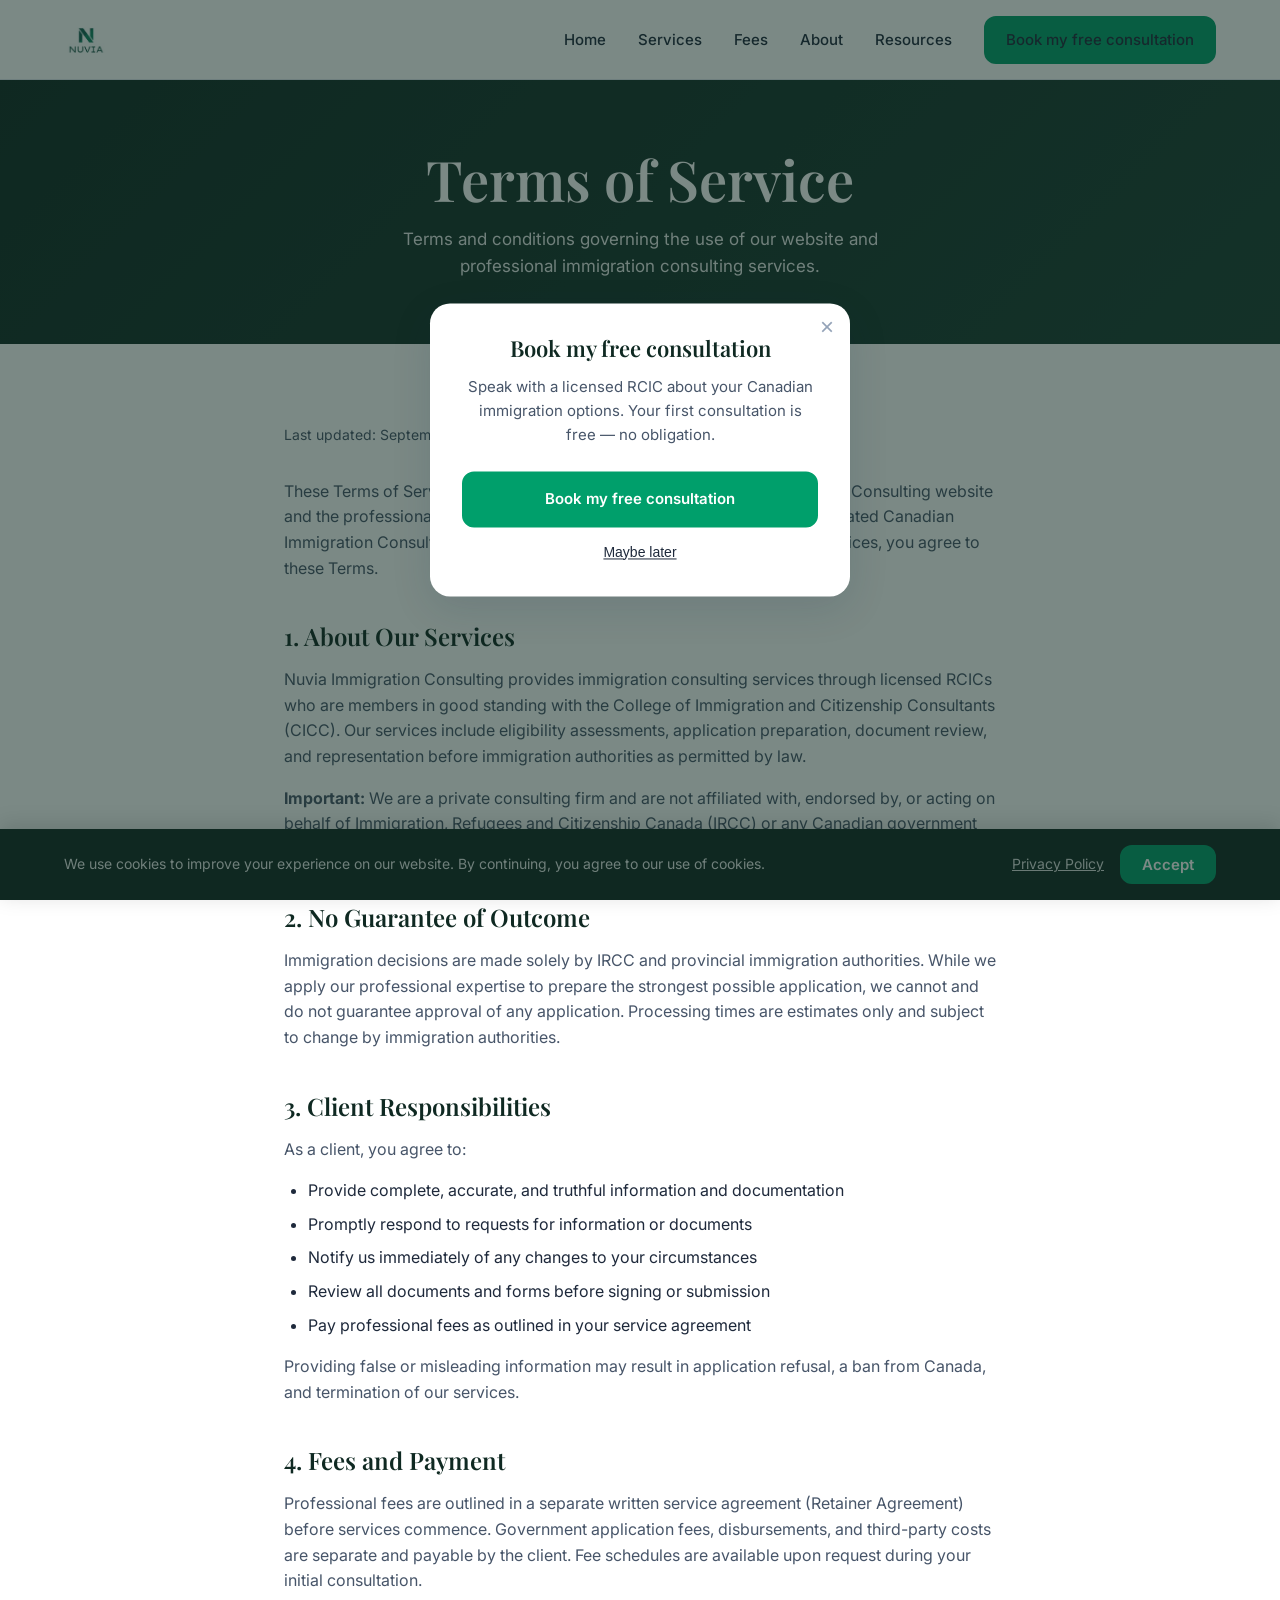
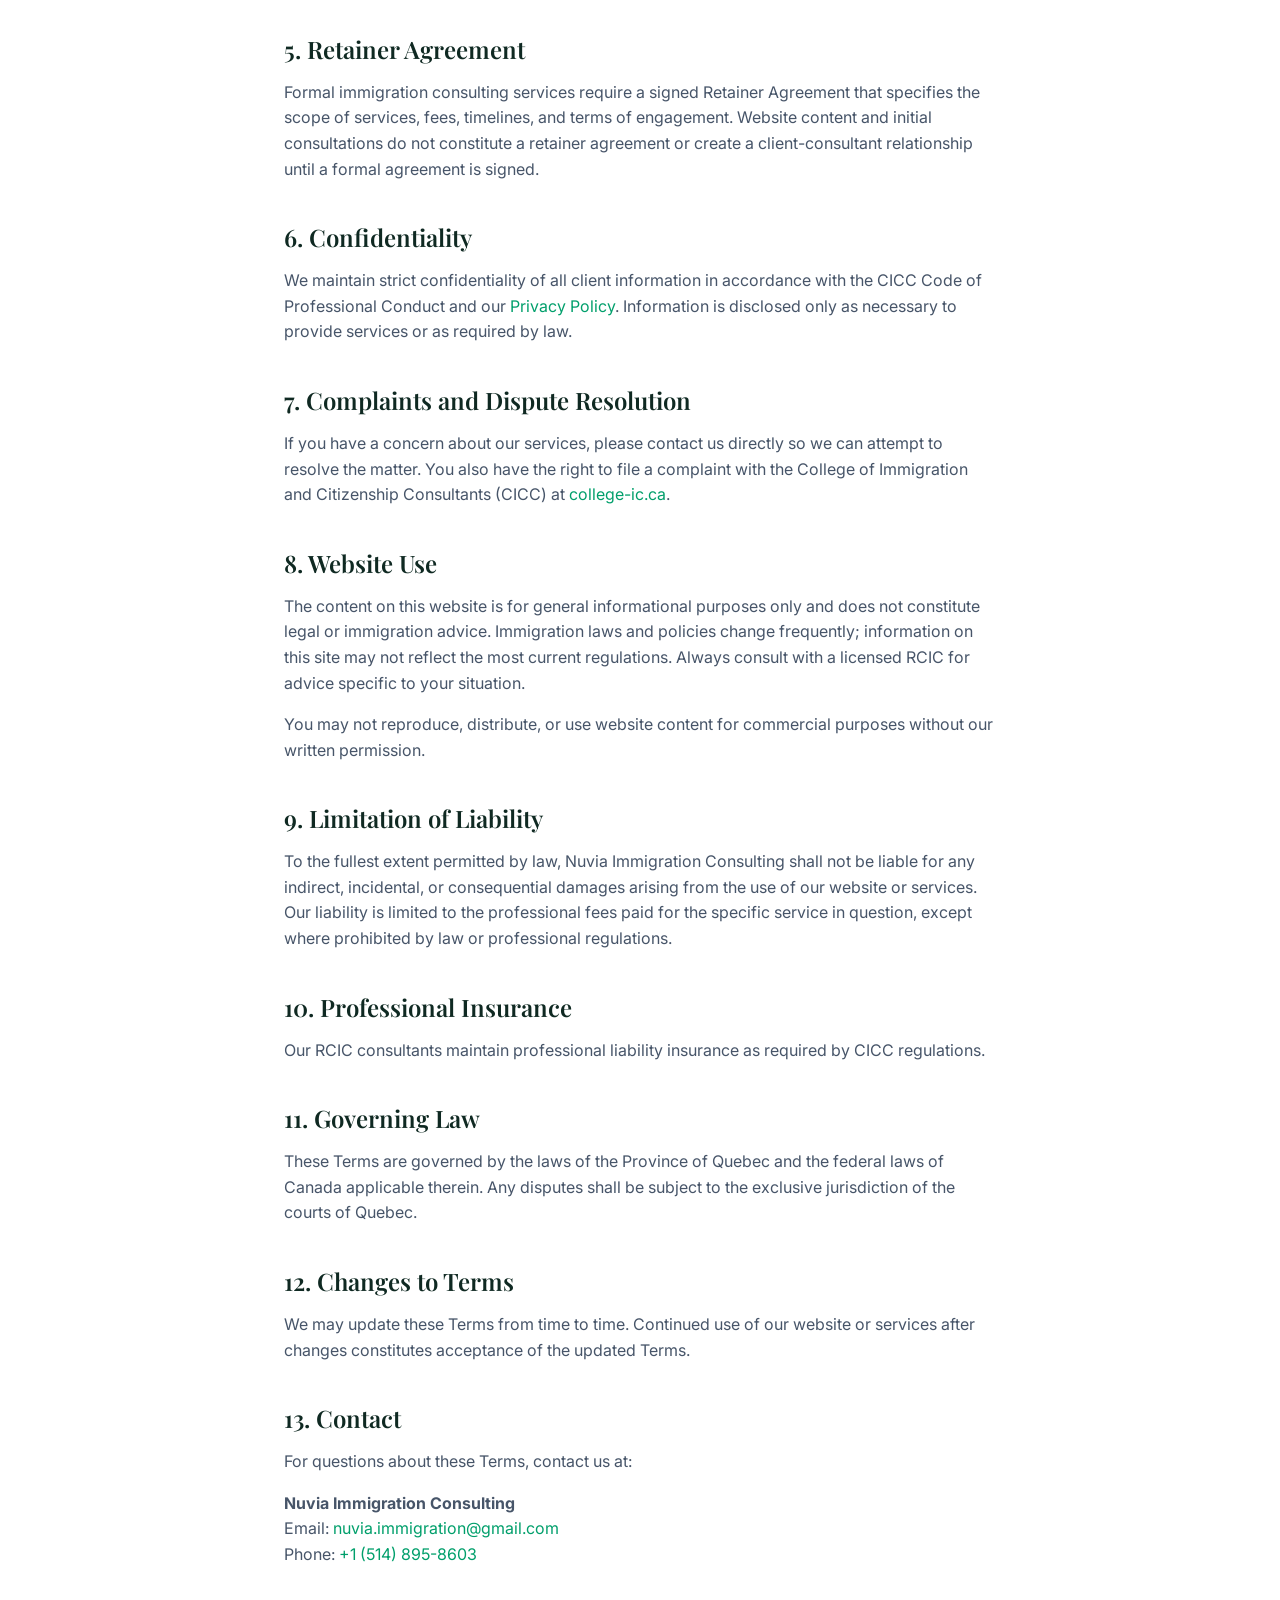
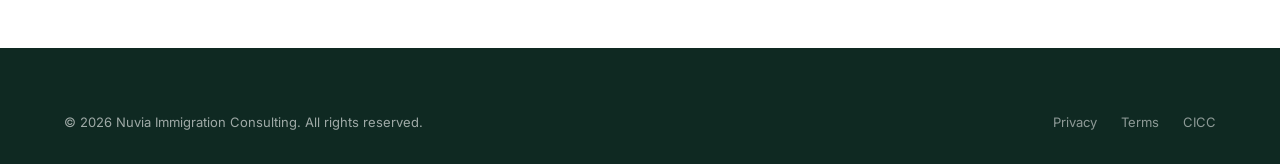
<file: terms.html>
<!DOCTYPE html>
<html lang="en-CA">
<head>
  <meta charset="UTF-8">
  <meta name="viewport" content="width=device-width, initial-scale=1.0">
  <meta name="description" content="Terms of Service for Nuvia Immigration Consulting — professional immigration consulting terms and conditions.">
  <title>Terms of Service | Nuvia Immigration Consulting</title>
  <link rel="preconnect" href="https://fonts.googleapis.com">
  <link rel="preconnect" href="https://fonts.gstatic.com" crossorigin>
  <link href="https://fonts.googleapis.com/css2?family=Inter:wght@400;500;600;700&family=Playfair+Display:wght@600;700&display=swap" rel="stylesheet">
  <link rel="stylesheet" href="css/styles.css">
</head>
<body>
  <header class="site-header">
    <div class="container header-inner">
      <a href="index.html" class="logo">
        <div class="logo-mark">
          <img src="assets/logo.png" alt="" width="44" height="44">
        </div>
      </a>
      <nav class="nav-desktop">
        <a href="index.html">Home</a>
        <a href="services.html">Services</a>
        <a href="fees.html">Fees</a>
        <a href="about.html">About</a>
        <a href="resources.html">Resources</a>
        <a href="contact.html#book" class="btn btn-primary" style="padding: 0.625rem 1.25rem;">Book my free consultation</a>
      </nav>
      <button class="nav-toggle" aria-label="Toggle navigation" aria-expanded="false">
        <span></span><span></span><span></span>
      </button>
    </div>
    <nav class="nav-mobile">
      <a href="index.html">Home</a>
      <a href="services.html">Services</a>
      <a href="fees.html">Fees</a>
      <a href="about.html">About</a>
      <a href="resources.html">Resources</a>
    </nav>
  </header>

  <main>
    <section class="page-hero">
      <div class="container">
        <h1>Terms of Service</h1>
        <p>Terms and conditions governing the use of our website and professional immigration consulting services.</p>
      </div>
    </section>

    <section>
      <div class="container legal-content">
        <p class="legal-updated">Last updated: September 10, 2026</p>

        <p>These Terms of Service ("Terms") govern your use of the Nuvia Immigration Consulting website and the professional immigration consulting services provided by our Regulated Canadian Immigration Consultants (RCICs). By using our website or engaging our services, you agree to these Terms.</p>

        <h2>1. About Our Services</h2>
        <p>Nuvia Immigration Consulting provides immigration consulting services through licensed RCICs who are members in good standing with the College of Immigration and Citizenship Consultants (CICC). Our services include eligibility assessments, application preparation, document review, and representation before immigration authorities as permitted by law.</p>
        <p><strong>Important:</strong> We are a private consulting firm and are not affiliated with, endorsed by, or acting on behalf of Immigration, Refugees and Citizenship Canada (IRCC) or any Canadian government department.</p>

        <h2>2. No Guarantee of Outcome</h2>
        <p>Immigration decisions are made solely by IRCC and provincial immigration authorities. While we apply our professional expertise to prepare the strongest possible application, we cannot and do not guarantee approval of any application. Processing times are estimates only and subject to change by immigration authorities.</p>

        <h2>3. Client Responsibilities</h2>
        <p>As a client, you agree to:</p>
        <ul>
          <li>Provide complete, accurate, and truthful information and documentation</li>
          <li>Promptly respond to requests for information or documents</li>
          <li>Notify us immediately of any changes to your circumstances</li>
          <li>Review all documents and forms before signing or submission</li>
          <li>Pay professional fees as outlined in your service agreement</li>
        </ul>
        <p>Providing false or misleading information may result in application refusal, a ban from Canada, and termination of our services.</p>

        <h2>4. Fees and Payment</h2>
        <p>Professional fees are outlined in a separate written service agreement (Retainer Agreement) before services commence. Government application fees, disbursements, and third-party costs are separate and payable by the client. Fee schedules are available upon request during your initial consultation.</p>

        <h2>5. Retainer Agreement</h2>
        <p>Formal immigration consulting services require a signed Retainer Agreement that specifies the scope of services, fees, timelines, and terms of engagement. Website content and initial consultations do not constitute a retainer agreement or create a client-consultant relationship until a formal agreement is signed.</p>

        <h2>6. Confidentiality</h2>
        <p>We maintain strict confidentiality of all client information in accordance with the CICC Code of Professional Conduct and our <a href="privacy.html">Privacy Policy</a>. Information is disclosed only as necessary to provide services or as required by law.</p>

        <h2>7. Complaints and Dispute Resolution</h2>
        <p>If you have a concern about our services, please contact us directly so we can attempt to resolve the matter. You also have the right to file a complaint with the College of Immigration and Citizenship Consultants (CICC) at <a href="https://www.college-ic.ca" target="_blank" rel="noopener noreferrer">college-ic.ca</a>.</p>

        <h2>8. Website Use</h2>
        <p>The content on this website is for general informational purposes only and does not constitute legal or immigration advice. Immigration laws and policies change frequently; information on this site may not reflect the most current regulations. Always consult with a licensed RCIC for advice specific to your situation.</p>
        <p>You may not reproduce, distribute, or use website content for commercial purposes without our written permission.</p>

        <h2>9. Limitation of Liability</h2>
        <p>To the fullest extent permitted by law, Nuvia Immigration Consulting shall not be liable for any indirect, incidental, or consequential damages arising from the use of our website or services. Our liability is limited to the professional fees paid for the specific service in question, except where prohibited by law or professional regulations.</p>

        <h2>10. Professional Insurance</h2>
        <p>Our RCIC consultants maintain professional liability insurance as required by CICC regulations.</p>

        <h2>11. Governing Law</h2>
        <p>These Terms are governed by the laws of the Province of Quebec and the federal laws of Canada applicable therein. Any disputes shall be subject to the exclusive jurisdiction of the courts of Quebec.</p>

        <h2>12. Changes to Terms</h2>
        <p>We may update these Terms from time to time. Continued use of our website or services after changes constitutes acceptance of the updated Terms.</p>

        <h2>13. Contact</h2>
        <p>For questions about these Terms, contact us at:</p>
        <p>
          <strong>Nuvia Immigration Consulting</strong><br>
          Email: <a href="mailto:nuvia.immigration@gmail.com">nuvia.immigration@gmail.com</a><br>
          Phone: <a href="tel:+15148958603">+1 (514) 895-8603</a>
        </p>
      </div>
    </section>
  </main>

  <footer class="site-footer">
    <div class="container">
      <div class="footer-bottom" style="border-top: none; padding-top: 0;">
        <span>&copy; 2026 Nuvia Immigration Consulting. All rights reserved.</span>
        <div class="footer-links">
          <a href="privacy.html">Privacy</a>
          <a href="terms.html">Terms</a>
          <a href="https://www.college-ic.ca" target="_blank" rel="noopener noreferrer">CICC</a>
        </div>
      </div>
    </div>
  </footer>

  <script src="js/main.js"></script>
  <script src="js/site-chrome.js"></script>
</body>
</html>
</file>
<file: css/styles.css>
/* Nuvia Immigration Consulting — Design System */

:root {
  --color-primary: #009f6b;
  --color-primary-dark: #007a52;
  --color-primary-light: #33b889;
  --color-navy: #0f2922;
  --color-navy-light: #1a3d32;
  --color-teal: #009f6b;
  --color-teal-light: #33b889;
  --color-gold: #009f6b;
  --color-white: #ffffff;
  --color-off-white: #f8fafc;
  --color-gray-100: #f1f5f9;
  --color-gray-200: #e2e8f0;
  --color-gray-400: #94a3b8;
  --color-gray-600: #475569;
  --color-gray-800: #1e293b;
  --font-sans: "Inter", system-ui, -apple-system, sans-serif;
  --font-display: "Playfair Display", Georgia, serif;
  --shadow-sm: 0 1px 3px rgba(15, 39, 68, 0.08);
  --shadow-md: 0 4px 20px rgba(15, 39, 68, 0.1);
  --shadow-lg: 0 12px 40px rgba(15, 39, 68, 0.12);
  --radius: 12px;
  --radius-lg: 20px;
  --max-width: 1200px;
  --header-height: 80px;
}

*,
*::before,
*::after {
  box-sizing: border-box;
  margin: 0;
  padding: 0;
}

html {
  scroll-behavior: smooth;
}

body {
  font-family: var(--font-sans);
  font-size: 1rem;
  line-height: 1.6;
  color: var(--color-gray-800);
  background: var(--color-white);
  -webkit-font-smoothing: antialiased;
}

img {
  max-width: 100%;
  height: auto;
  display: block;
}

a {
  color: var(--color-teal);
  text-decoration: none;
  transition: color 0.2s ease;
}

a:hover {
  color: var(--color-teal-light);
}

h1, h2, h3, h4 {
  font-family: var(--font-display);
  font-weight: 600;
  line-height: 1.25;
  color: var(--color-navy);
}

h1 { font-size: clamp(2.25rem, 5vw, 3.5rem); }
h2 { font-size: clamp(1.75rem, 3.5vw, 2.5rem); }
h3 { font-size: clamp(1.25rem, 2.5vw, 1.5rem); }

p + p {
  margin-top: 1rem;
}

.container {
  width: 100%;
  max-width: var(--max-width);
  margin: 0 auto;
  padding: 0 1.5rem;
}

/* Header */
.site-header {
  position: sticky;
  top: 0;
  z-index: 100;
  background: rgba(255, 255, 255, 0.95);
  backdrop-filter: blur(12px);
  border-bottom: 1px solid var(--color-gray-200);
  height: var(--header-height);
}

.header-inner {
  display: flex;
  align-items: center;
  justify-content: space-between;
  height: var(--header-height);
}

.logo {
  display: flex;
  align-items: center;
  gap: 0.75rem;
  text-decoration: none;
}

.logo-mark {
  width: 44px;
  height: 44px;
  flex-shrink: 0;
  border-radius: 10px;
  overflow: hidden;
  background: #ffffff;
  padding: 3px;
}

.logo-mark img,
.logo-mark svg {
  width: 100%;
  height: 100%;
  display: block;
  object-fit: contain;
}

.site-footer .logo-mark {
  background: #ffffff;
  padding: 4px;
}

.site-footer .logo-name {
  color: #ffffff;
}

.site-footer .logo-tagline {
  color: rgba(255, 255, 255, 0.75);
}

.social-links {
  display: flex;
  flex-wrap: wrap;
  gap: 0.75rem;
  margin-top: 1.5rem;
  align-items: flex-start;
}

.social-btn {
  display: inline-flex;
  align-items: center;
  gap: 0.5rem;
  padding: 0.625rem 1rem;
  border-radius: var(--radius);
  font-size: 0.875rem;
  font-weight: 600;
  text-decoration: none;
  border: 1px solid var(--color-gray-200);
  color: var(--color-gray-800);
  background: var(--color-white);
  transition: all 0.2s ease;
}

.social-btn:hover {
  border-color: var(--color-primary);
  color: var(--color-primary);
}

.social-btn.whatsapp:hover {
  background: #25D366;
  border-color: #25D366;
  color: white;
}

.social-btn.zalo:hover {
  background: #0068FF;
  border-color: #0068FF;
  color: white;
}

.social-btn .social-icon {
  width: 24px;
  height: 24px;
  flex-shrink: 0;
}

.social-btn.whatsapp {
  color: #25D366;
  padding: 0.75rem;
}

.social-btn.zalo {
  color: #0068FF;
  padding: 0.75rem;
}

.social-btn.whatsapp:hover .social-icon,
.social-btn.zalo:hover .social-icon {
  filter: brightness(0) invert(1);
}

.social-link-card {
  display: inline-flex;
  flex-direction: column;
  align-items: center;
  justify-content: center;
  gap: 0.375rem;
  min-width: 72px;
  padding: 0.625rem 0.75rem;
  border-radius: var(--radius);
  text-decoration: none;
  text-align: center;
  transition: all 0.2s ease;
}

.social-link-icon {
  display: inline-flex;
  align-items: center;
  justify-content: center;
  width: 44px;
  height: 44px;
  border-radius: var(--radius);
}

.social-link-icon img {
  width: 24px;
  height: 24px;
}

.social-link-label {
  font-size: 0.75rem;
  font-weight: 600;
  line-height: 1.2;
}

.footer-social .social-link-card {
  border: 1px solid rgba(255, 255, 255, 0.25);
  background: rgba(255, 255, 255, 0.08);
  color: rgba(255, 255, 255, 0.9);
}

.footer-social .social-link-icon img {
  filter: brightness(0) invert(1);
}

.footer-social .social-link-card.whatsapp:hover {
  background: #25D366;
  border-color: #25D366;
  color: white;
}

.footer-social .social-link-card.zalo:hover {
  background: #0068FF;
  border-color: #0068FF;
  color: white;
}

.footer-social {
  display: flex;
  gap: 0.75rem;
  margin-top: 0.5rem;
}

.social-links .social-link-card {
  border: 1px solid var(--color-gray-200);
  background: var(--color-white);
  color: var(--color-gray-800);
}

.social-links .social-link-card.whatsapp .social-link-icon {
  color: #25D366;
}

.social-links .social-link-card.zalo .social-link-icon {
  color: #0068FF;
}

.social-links .social-link-card.whatsapp:hover {
  background: #25D366;
  border-color: #25D366;
  color: white;
}

.social-links .social-link-card.zalo:hover {
  background: #0068FF;
  border-color: #0068FF;
  color: white;
}

.social-links .social-link-card.whatsapp:hover .social-link-icon img,
.social-links .social-link-card.zalo:hover .social-link-icon img {
  filter: brightness(0) invert(1);
}

.gcal-booking-stack {
  border: 1px solid var(--color-gray-200);
  border-radius: var(--radius-lg);
  overflow: hidden;
  background: var(--color-white);
}

.gcal-booking-wrap {
  overflow: hidden;
}

.gcal-booking-wrap iframe {
  width: 100%;
  min-height: 600px;
  border: 0;
  display: block;
}

.gcal-booking-footer {
  display: flex;
  justify-content: flex-end;
  align-items: center;
  padding: 0.75rem 1rem;
  background: var(--color-gray-100);
  border-top: 1px solid var(--color-gray-200);
}

.gcal-booking-external-link {
  display: inline-flex;
  align-items: center;
  padding: 0.5rem 1rem;
  font-size: 0.875rem;
  font-weight: 600;
  color: var(--color-primary);
  background: var(--color-white);
  border: 1px solid var(--color-primary);
  border-radius: var(--radius);
  text-decoration: none;
  white-space: nowrap;
}

.gcal-booking-external-link:hover {
  color: var(--color-white);
  background: var(--color-primary);
}

.gcal-setup-notice {
  background: var(--color-off-white);
  border: 1px dashed var(--color-gray-200);
  border-radius: var(--radius-lg);
  padding: 2rem;
  color: var(--color-gray-600);
  font-size: 0.9375rem;
}

.gcal-setup-notice ol {
  margin: 1rem 0 0 1.25rem;
}

.gcal-setup-notice li {
  margin-bottom: 0.5rem;
}

.consultant-card {
  display: grid;
  gap: 2rem;
  max-width: 900px;
  margin: 0 auto;
}

@media (min-width: 768px) {
  .consultant-card {
    grid-template-columns: 240px 1fr;
    align-items: start;
  }
}

.consultant-photo {
  border-radius: var(--radius-lg);
  overflow: hidden;
  box-shadow: var(--shadow-md);
  aspect-ratio: 3/4;
  background: var(--color-gray-100);
}

.consultant-photo img {
  width: 100%;
  height: 100%;
  object-fit: cover;
}

.consultant-title {
  font-size: 0.9375rem;
  color: var(--color-teal);
  font-weight: 600;
  margin-bottom: 1.25rem;
  line-height: 1.6;
}

.consultant-intro {
  max-width: 720px;
  margin: 0 auto 2.5rem;
  text-align: center;
  color: var(--color-gray-600);
  line-height: 1.75;
}

.program-section {
  padding: 4rem 0;
  scroll-margin-top: 120px;
}

.program-section.bg-light {
  background: var(--color-off-white);
}

.program-header {
  max-width: 760px;
  margin-bottom: 1.5rem;
}

.program-header h2 {
  margin-bottom: 0.75rem;
}

.program-detail-card .program-features {
  margin: 0 0 0 1.25rem;
}

.program-features {
  margin: 0 0 2rem 1.25rem;
  color: var(--color-gray-600);
  font-size: 0.9375rem;
  line-height: 1.7;
}

.program-features li {
  margin-bottom: 0.35rem;
}

.program-faq-title {
  font-size: 1.125rem;
  margin-bottom: 1rem;
  color: var(--color-navy);
}

.service-card {
  display: block;
  text-decoration: none;
  color: inherit;
  height: 100%;
}

.service-card h3 {
  color: var(--color-navy);
}

.service-card:hover h3 {
  color: var(--color-teal);
}

.program-quick-nav {
  position: sticky;
  top: 72px;
  z-index: 20;
  background: rgba(255, 255, 255, 0.95);
  border-bottom: 1px solid var(--color-gray-200);
  backdrop-filter: blur(8px);
}

.program-quick-nav-inner {
  display: flex;
  gap: 0.5rem;
  overflow-x: auto;
  padding: 0.75rem 0;
  scrollbar-width: none;
}

.program-quick-nav-inner::-webkit-scrollbar {
  display: none;
}

.program-quick-nav a {
  flex-shrink: 0;
  padding: 0.5rem 1rem;
  border-radius: 100px;
  font-size: 0.8125rem;
  font-weight: 600;
  color: var(--color-gray-700);
  text-decoration: none;
  border: 1px solid var(--color-gray-200);
  background: var(--color-white);
  transition: all 0.2s ease;
}

.program-quick-nav a:hover {
  border-color: var(--color-primary);
  color: var(--color-primary);
  background: rgba(0, 159, 107, 0.06);
}

.program-quick-nav a.is-active {
  border-color: var(--color-primary);
  color: var(--color-white);
  background: var(--color-primary);
}

.program-detail-toolbar {
  padding: 1rem 0 0;
}

.program-back-btn {
  display: inline-flex;
  align-items: center;
  gap: 0.35rem;
  padding: 0.5rem 0;
  border: 0;
  background: none;
  color: var(--color-primary);
  font-size: 0.9375rem;
  font-weight: 600;
  cursor: pointer;
  transition: color 0.2s ease;
}

.program-back-btn:hover {
  color: var(--color-teal);
}

#services-program-detail .program-section {
  display: none;
}

#services-program-detail .program-section.is-active {
  display: block;
}

body.services-program-view #services-overview,
body.services-program-view #services-overview-cta {
  display: none;
}

body.services-overview-view #services-program-detail {
  display: none !important;
}

.program-detail-card {
  background: var(--color-white);
  border: 1px solid var(--color-gray-200);
  border-radius: var(--radius-lg);
  padding: 1.5rem;
  margin-bottom: 2rem;
  box-shadow: var(--shadow-sm);
}

.program-section.bg-light .program-detail-card {
  background: var(--color-white);
}

.faq-grid {
  display: grid;
  gap: 1rem;
  grid-template-columns: 1fr;
}

@media (min-width: 768px) {
  .faq-grid {
    grid-template-columns: repeat(2, 1fr);
    gap: 1.25rem;
  }
}

.faq-grid .faq-item {
  border: 1px solid var(--color-gray-200);
  border-radius: var(--radius-lg);
  overflow: hidden;
  background: var(--color-white);
  box-shadow: var(--shadow-sm);
  transition: box-shadow 0.25s ease, border-color 0.25s ease;
}

.faq-grid .faq-item:hover {
  border-color: rgba(0, 159, 107, 0.35);
}

.faq-grid .faq-item.open {
  grid-column: 1 / -1;
  border-color: var(--color-primary);
  box-shadow: var(--shadow-md);
}

.faq-grid .faq-item:last-child {
  border-bottom: 1px solid var(--color-gray-200);
}

.faq-grid .faq-question {
  background: transparent;
  padding: 1rem 1.125rem;
  font-size: 0.875rem;
  line-height: 1.45;
}

.faq-grid .faq-question:hover {
  background: var(--color-off-white);
}

.faq-grid .faq-answer {
  padding: 0 1.125rem 1rem;
  font-size: 0.8125rem;
}

.consultant-credentials {
  list-style: none;
  margin-top: 1.25rem;
}

.consultant-credentials li {
  padding: 0.5rem 0;
  border-bottom: 1px solid var(--color-gray-200);
  font-size: 0.9375rem;
  color: var(--color-gray-600);
}

.consultant-credentials li:last-child {
  border-bottom: none;
}

.logo-text {
  display: flex;
  flex-direction: column;
}

.logo-name {
  font-family: var(--font-display);
  font-size: 1.125rem;
  font-weight: 600;
  color: var(--color-navy);
  line-height: 1.2;
}

.logo-tagline {
  font-size: 0.7rem;
  color: var(--color-gray-600);
  letter-spacing: 0.02em;
}

.nav-desktop {
  display: none;
  align-items: center;
  gap: 2rem;
}

.nav-desktop a {
  color: var(--color-gray-800);
  font-size: 0.9375rem;
  font-weight: 500;
}

.nav-desktop a:hover,
.nav-desktop a.active {
  color: var(--color-teal);
}

.nav-toggle {
  display: flex;
  flex-direction: column;
  gap: 5px;
  background: none;
  border: none;
  cursor: pointer;
  padding: 8px;
}

.nav-toggle span {
  display: block;
  width: 24px;
  height: 2px;
  background: var(--color-navy);
  transition: transform 0.3s ease, opacity 0.3s ease;
}

.nav-toggle[aria-expanded="true"] span:nth-child(1) {
  transform: translateY(7px) rotate(45deg);
}

.nav-toggle[aria-expanded="true"] span:nth-child(2) {
  opacity: 0;
}

.nav-toggle[aria-expanded="true"] span:nth-child(3) {
  transform: translateY(-7px) rotate(-45deg);
}

.nav-mobile {
  display: none;
  position: absolute;
  top: var(--header-height);
  left: 0;
  right: 0;
  background: var(--color-white);
  border-bottom: 1px solid var(--color-gray-200);
  padding: 1rem 1.5rem 1.5rem;
  box-shadow: var(--shadow-md);
}

.nav-mobile.open {
  display: block;
}

.nav-mobile a {
  display: block;
  padding: 0.75rem 0;
  color: var(--color-gray-800);
  font-weight: 500;
  border-bottom: 1px solid var(--color-gray-100);
}

.nav-mobile a:last-child {
  border-bottom: none;
}

.header-actions {
  display: flex;
  align-items: center;
  gap: 1rem;
}

.lang-switcher {
  display: flex;
  gap: 0.25rem;
  background: var(--color-gray-100);
  border-radius: 8px;
  padding: 0.25rem;
}

.lang-btn {
  display: inline-flex;
  align-items: center;
  gap: 0.35rem;
  background: none;
  border: none;
  padding: 0.35rem 0.6rem;
  font-size: 0.75rem;
  font-weight: 600;
  color: var(--color-gray-600);
  border-radius: 6px;
  cursor: pointer;
  transition: all 0.2s ease;
}

.lang-flag {
  width: 22px;
  height: 15px;
  object-fit: cover;
  border-radius: 2px;
  box-shadow: 0 0 0 1px rgba(0, 0, 0, 0.12);
  flex-shrink: 0;
  display: block;
}

.lang-btn:hover {
  color: var(--color-navy);
}

.lang-btn.active {
  background: var(--color-white);
  color: var(--color-navy);
  box-shadow: var(--shadow-sm);
}

@media (min-width: 768px) {
  .nav-desktop {
    display: flex;
  }

  .nav-toggle {
    display: none;
  }
}

@media (max-width: 767px) {
  .header-actions .nav-desktop {
    display: none;
  }

  .lang-switcher {
    margin-right: 0.5rem;
  }
}

/* Buttons */
.btn {
  display: inline-flex;
  align-items: center;
  justify-content: center;
  gap: 0.5rem;
  padding: 0.875rem 1.75rem;
  font-family: var(--font-sans);
  font-size: 0.9375rem;
  font-weight: 600;
  border-radius: var(--radius);
  border: 2px solid transparent;
  cursor: pointer;
  transition: all 0.2s ease;
  text-decoration: none;
}

.btn-primary {
  background: var(--color-teal);
  color: var(--color-white);
  border-color: var(--color-teal);
}

.btn-primary:hover {
  background: var(--color-teal-light);
  border-color: var(--color-teal-light);
  color: var(--color-white);
  transform: translateY(-1px);
  box-shadow: var(--shadow-md);
}

.btn-outline {
  background: transparent;
  color: var(--color-white);
  border-color: rgba(255, 255, 255, 0.6);
}

.btn-outline:hover {
  background: rgba(255, 255, 255, 0.1);
  border-color: var(--color-white);
  color: var(--color-white);
}

.btn-navy {
  background: var(--color-navy);
  color: var(--color-white);
  border-color: var(--color-navy);
}

.btn-navy:hover {
  background: var(--color-navy-light);
  border-color: var(--color-navy-light);
  color: var(--color-white);
}

/* Hero */
.hero {
  position: relative;
  background:
    linear-gradient(135deg, rgba(15, 41, 34, 0.88) 0%, rgba(0, 122, 82, 0.85) 100%),
    url("../assets/images/pexels-aj4xo-28178562.jpg") center/cover no-repeat;
  color: var(--color-white);
  padding: 5rem 0 6rem;
  overflow: hidden;
}

.hero::before {
  content: "";
  position: absolute;
  inset: 0;
  background:
    radial-gradient(circle at 20% 80%, rgba(0, 159, 107, 0.2) 0%, transparent 50%),
    radial-gradient(circle at 80% 20%, rgba(255, 255, 255, 0.08) 0%, transparent 40%);
  pointer-events: none;
}

.hero-content {
  position: relative;
  max-width: 720px;
}

.hero-grid {
  position: relative;
  display: grid;
  gap: 3rem;
  align-items: center;
}

@media (min-width: 900px) {
  .hero-grid {
    grid-template-columns: 0.85fr 1.15fr;
    gap: 2.5rem;
  }
}

.hero-visual {
  width: 100%;
}

.hero-badge {
  display: inline-flex;
  align-items: center;
  gap: 0.5rem;
  background: rgba(255, 255, 255, 0.12);
  border: 1px solid rgba(255, 255, 255, 0.2);
  padding: 0.5rem 1rem;
  border-radius: 100px;
  font-size: 0.8125rem;
  font-weight: 500;
  margin-bottom: 1.5rem;
}

.hero-badge svg {
  width: 16px;
  height: 16px;
  fill: var(--color-gold);
}

.hero h1 {
  color: var(--color-white);
  margin-bottom: 1.25rem;
}

.hero p {
  font-size: 1.125rem;
  opacity: 0.92;
  margin-bottom: 2rem;
  line-height: 1.7;
}

.hero-actions {
  display: flex;
  flex-wrap: wrap;
  gap: 1rem;
}

.btn-outline-dark {
  background: transparent;
  color: var(--color-navy);
  border: 2px solid var(--color-navy);
}

.btn-outline-dark:hover {
  background: var(--color-navy);
  color: var(--color-white);
}

/* Sections */
section {
  padding: 5rem 0;
}

.section-header {
  text-align: center;
  max-width: 640px;
  margin: 0 auto 3.5rem;
}

.section-header p {
  color: var(--color-gray-600);
  margin-top: 1rem;
  font-size: 1.0625rem;
}

.process-section .section-header h2.process-section-heading {
  white-space: nowrap;
}

@media (max-width: 720px) {
  .process-section .section-header h2.process-section-heading {
    white-space: normal;
  }
}

.section-header--title-row {
  max-width: min(960px, 100%);
}

.section-header-title-row {
  display: flex;
  flex-wrap: nowrap;
  align-items: baseline;
  justify-content: center;
  gap: 0.65rem 1.25rem;
}

.section-header-title-row .section-label {
  margin-bottom: 0;
  flex-shrink: 0;
}

.section-header-title-row h2 {
  margin: 0;
  white-space: nowrap;
}

@media (max-width: 720px) {
  .section-header-title-row {
    flex-wrap: wrap;
  }

  .section-header-title-row h2 {
    white-space: normal;
    width: 100%;
  }
}

.section-title-single-line {
  white-space: nowrap;
}

@media (max-width: 640px) {
  .section-title-single-line {
    white-space: normal;
  }
}

.section-label {
  display: inline-block;
  font-size: 0.8125rem;
  font-weight: 600;
  text-transform: uppercase;
  letter-spacing: 0.08em;
  color: var(--color-teal);
  margin-bottom: 0.75rem;
}

.bg-light {
  background: var(--color-off-white);
}

.bg-navy {
  background: var(--color-navy);
  color: var(--color-white);
}

.bg-navy h2,
.bg-navy h3 {
  color: var(--color-white);
}

/* Cards */
.card-grid {
  display: grid;
  grid-template-columns: 1fr;
  gap: 1.5rem;
}

@media (min-width: 640px) {
  .card-grid {
    grid-template-columns: repeat(2, 1fr);
  }
}

@media (min-width: 1024px) {
  .card-grid-3 {
    grid-template-columns: repeat(3, 1fr);
  }

  .card-grid-4 {
    grid-template-columns: repeat(4, 1fr);
  }
}

.card {
  background: var(--color-white);
  border-radius: var(--radius-lg);
  padding: 2rem;
  box-shadow: var(--shadow-sm);
  border: 1px solid var(--color-gray-200);
  transition: transform 0.2s ease, box-shadow 0.2s ease;
}

.card:hover {
  transform: translateY(-4px);
  box-shadow: var(--shadow-lg);
}

.card-icon {
  width: 52px;
  height: 52px;
  background: linear-gradient(135deg, rgba(13, 148, 136, 0.12) 0%, rgba(15, 39, 68, 0.08) 100%);
  border-radius: 12px;
  display: flex;
  align-items: center;
  justify-content: center;
  margin-bottom: 1.25rem;
  font-size: 1.5rem;
}

.card h3 {
  margin-bottom: 0.75rem;
}

.card p {
  color: var(--color-gray-600);
  font-size: 0.9375rem;
}

/* Stats */
.stats-row {
  display: grid;
  grid-template-columns: repeat(2, 1fr);
  gap: 2rem;
  text-align: center;
}

@media (min-width: 768px) {
  .stats-row {
    grid-template-columns: repeat(4, 1fr);
  }
}

.stat-number {
  font-family: var(--font-display);
  font-size: 2.5rem;
  font-weight: 700;
  color: var(--color-gold);
  line-height: 1;
}

.stat-label {
  font-size: 0.875rem;
  opacity: 0.85;
  margin-top: 0.5rem;
}

/* Process section — roadmap journey */
.process-section {
  overflow: hidden;
}

.process-roadmap {
  position: relative;
  margin-top: 2.25rem;
  padding: 0 0 0.5rem;
}

.process-roadmap-svg {
  display: none;
  position: absolute;
  left: 0;
  right: 0;
  top: 50%;
  width: 100%;
  height: 11rem;
  transform: translateY(-50%);
  z-index: 0;
  pointer-events: none;
}

.process-roadmap-road {
  fill: none;
  stroke: #94a3b8;
  stroke-width: 14;
  stroke-linecap: round;
  vector-effect: non-scaling-stroke;
}

.process-roadmap-road-dash {
  fill: none;
  stroke: #ffffff;
  stroke-width: 3;
  stroke-dasharray: 10 14;
  stroke-linecap: round;
  opacity: 0.85;
  vector-effect: non-scaling-stroke;
}

.process-roadmap-start,
.process-roadmap-end {
  display: none;
  position: absolute;
  top: 50%;
  transform: translateY(-50%);
  font-size: 0.6875rem;
  font-weight: 700;
  letter-spacing: 0.06em;
  text-transform: uppercase;
  color: var(--color-gray-500);
  z-index: 1;
}

.process-roadmap-start {
  left: 0.25rem;
}

.process-roadmap-end {
  right: 0.25rem;
  color: var(--color-primary-dark);
}

.process-journey {
  list-style: none;
  margin: 0;
  padding: 0;
  position: relative;
  z-index: 1;
}

@media (min-width: 960px) {
  .process-roadmap-svg,
  .process-roadmap-start,
  .process-roadmap-end {
    display: block;
  }

  .process-journey--roadmap {
    display: grid;
    grid-template-columns: repeat(4, 1fr);
    gap: 0.75rem;
    min-height: 22rem;
    align-items: stretch;
  }
}

.process-journey-step {
  position: relative;
  z-index: 1;
  display: flex;
  flex-direction: column;
  align-items: center;
  text-align: center;
}

@media (min-width: 960px) {
  .process-journey-step--north,
  .process-journey-step--south {
    display: grid;
    grid-template-rows: 1fr auto 1fr;
    align-items: center;
    min-height: 22rem;
  }

  .process-journey-step--north .process-journey-panel {
    grid-row: 1;
    align-self: end;
    margin-bottom: 0.65rem;
  }

  .process-journey-step--north .process-journey-node {
    grid-row: 2;
  }

  .process-journey-step--south .process-journey-node {
    grid-row: 2;
  }

  .process-journey-step--south .process-journey-panel {
    grid-row: 3;
    align-self: start;
    margin-top: 0.65rem;
  }

  .process-journey-step--north .process-journey-panel::after,
  .process-journey-step--south .process-journey-panel::after {
    content: "";
    position: absolute;
    left: 50%;
    width: 2px;
    height: 0.65rem;
    background: var(--color-primary);
    transform: translateX(-50%);
    opacity: 0.45;
  }

  .process-journey-step--north .process-journey-panel::after {
    bottom: -0.65rem;
  }

  .process-journey-step--south .process-journey-panel::after {
    top: -0.65rem;
  }

  .process-journey-panel {
    position: relative;
  }
}

@media (max-width: 959px) {
  .process-journey-step {
    flex-direction: row;
    align-items: flex-start;
    text-align: left;
    gap: 1rem;
    padding: 1.25rem 0;
    border-bottom: 1px solid var(--color-gray-200);
  }

  .process-journey-step:last-child {
    border-bottom: none;
    padding-bottom: 0;
  }

  .process-roadmap::before {
    content: "";
    position: absolute;
    left: 1.35rem;
    top: 2rem;
    bottom: 2rem;
    width: 4px;
    border-radius: 4px;
    background: linear-gradient(180deg, var(--color-primary-light), var(--color-primary-dark));
    z-index: 0;
  }

  .process-journey-step::before {
    content: "";
    position: absolute;
    left: 1.35rem;
    top: 3.75rem;
    bottom: -0.5rem;
    width: 2px;
    background: rgba(0, 159, 107, 0.2);
    z-index: 0;
  }

  .process-journey-step:last-child::before {
    display: none;
  }
}

.process-journey-node {
  flex-shrink: 0;
  position: relative;
  z-index: 2;
}

.process-journey-num {
  display: grid;
  place-items: center;
  width: 3.25rem;
  height: 3.25rem;
  border-radius: 50%;
  font-family: var(--font-display);
  font-size: 1rem;
  font-weight: 700;
  color: var(--color-white);
  background: linear-gradient(145deg, var(--color-primary-light), var(--color-primary-dark));
  box-shadow: 0 4px 14px rgba(0, 159, 107, 0.35);
  border: 3px solid var(--color-white);
}

.process-journey-panel {
  width: 100%;
  max-width: 16rem;
  padding: 1rem 0.85rem 1.1rem;
  background: var(--color-white);
  border: 1px solid var(--color-gray-200);
  border-radius: var(--radius-lg);
  box-shadow: var(--shadow-sm);
  transition:
    transform 0.25s ease,
    box-shadow 0.25s ease,
    border-color 0.25s ease,
    background-color 0.25s ease;
}

@media (max-width: 959px) {
  .process-journey-panel {
    max-width: none;
    flex: 1;
    min-width: 0;
  }
}

@media (hover: hover) {
  .process-journey-panel:hover,
  .process-journey-step:hover .process-journey-panel {
    transform: translateY(-4px);
    border-color: var(--color-primary);
    box-shadow: 0 10px 28px rgba(0, 159, 107, 0.16);
  }

  .process-journey-panel:hover h3,
  .process-journey-step:hover .process-journey-panel h3 {
    color: var(--color-primary-dark);
  }

  .process-journey-panel {
    cursor: pointer;
  }

  .process-journey-step:hover .process-journey-num {
    transform: scale(1.06);
  }
}

.process-journey-kicker {
  margin: 0 0 0.35rem;
  font-size: 0.6875rem;
  font-weight: 700;
  letter-spacing: 0.08em;
  text-transform: uppercase;
  color: var(--color-primary);
}

.process-journey-panel h3 {
  font-size: 1.0625rem;
  margin: 0 0 0.5rem;
  line-height: 1.3;
}

.process-journey-lead {
  margin: 0 0 0.75rem;
  font-size: 0.8125rem;
  line-height: 1.55;
  color: var(--color-gray-600);
}

.process-journey-list {
  list-style: none;
  margin: 0;
  padding: 0.75rem 0 0;
  border-top: 1px solid var(--color-gray-100);
  text-align: left;
  display: grid;
  grid-template-columns: 1fr 1fr;
  gap: 0.45rem 0.75rem;
}

.process-journey-list li {
  position: relative;
  padding: 0.25rem 0 0.25rem 1.1rem;
  font-size: 0.75rem;
  line-height: 1.4;
  color: var(--color-gray-600);
}

@media (max-width: 480px) {
  .process-journey-list {
    grid-template-columns: 1fr;
  }
}

.process-journey-list li::before {
  content: "✓";
  position: absolute;
  left: 0;
  color: var(--color-primary);
  font-weight: 700;
}

.reveal-on-scroll {
  opacity: 0;
  transform: translateY(28px);
  transition: opacity 0.65s ease, transform 0.65s ease;
}

.reveal-on-scroll.is-visible {
  opacity: 1;
  transform: translateY(0);
}

.process-journey-step:nth-child(1).is-visible { transition-delay: 0.05s; }
.process-journey-step:nth-child(2).is-visible { transition-delay: 0.12s; }
.process-journey-step:nth-child(3).is-visible { transition-delay: 0.19s; }
.process-journey-step:nth-child(4).is-visible { transition-delay: 0.26s; }

/* Vertical journey roadmap (home) */
.process-roadmap--vertical {
  max-width: 52rem;
  margin-left: auto;
  margin-right: auto;
  margin-top: 2.5rem;
  padding: 0.25rem 0 0.5rem;
}

.process-roadmap--wide {
  max-width: none;
  width: 100%;
  margin: 2rem auto 0;
  padding: 0.25rem clamp(1rem, 3vw, 2rem) 0.75rem;
}

.process-roadmap--wide .process-roadmap-curve {
  left: 0;
  right: 0;
  width: 100%;
  transform: none;
}

.process-roadmap--wide .process-journey-panel {
  max-width: none;
  padding: 1.35rem 1.45rem 1.5rem;
}

.process-roadmap--wide .process-journey-panel h3 {
  font-size: 1.2rem;
}

.process-roadmap--wide .process-journey-lead {
  font-size: 0.9375rem;
  line-height: 1.6;
}

.process-roadmap--wide .process-journey-list li {
  font-size: 0.8125rem;
  padding: 0.35rem 0 0.35rem 1.1rem;
}

.process-roadmap--anchored {
  position: relative;
}

.process-roadmap--anchored .process-roadmap-curve {
  position: absolute;
  inset: 0;
  width: 100%;
  height: 100%;
  min-height: 100%;
}

.process-roadmap--anchored .process-roadmap-marker {
  position: absolute;
  margin: 0;
  z-index: 4;
  white-space: nowrap;
}

.process-roadmap--anchored .process-journey {
  position: relative;
  z-index: 2;
  max-width: min(56rem, 100%);
  margin: 0 auto;
}

.process-roadmap--anchored .process-journey-step {
  position: relative;
  display: grid;
  grid-template-columns: minmax(0, 1fr) 3.75rem minmax(0, 1fr);
  align-items: center;
  gap: 0.5rem 0.75rem;
  padding: 0.4rem 0;
  border: none;
  transform: none;
  text-align: left;
  overflow: visible;
}

.process-roadmap--anchored .process-journey-body {
  display: contents;
}

.process-roadmap--anchored .process-journey-step:nth-child(odd) .process-journey-panel {
  grid-column: 1;
  grid-row: 1;
  justify-self: end;
}

.process-roadmap--anchored .process-journey-step:nth-child(odd) .process-journey-art {
  grid-column: 3;
  grid-row: 1;
  justify-self: start;
}

.process-roadmap--anchored .process-journey-step:nth-child(even) .process-journey-panel {
  grid-column: 3;
  grid-row: 1;
  justify-self: start;
}

.process-roadmap--anchored .process-journey-step:nth-child(even) .process-journey-art {
  grid-column: 1;
  grid-row: 1;
  justify-self: end;
}

.process-roadmap--anchored .process-journey-node {
  grid-column: 2;
  grid-row: 1;
  justify-self: center;
  align-self: center;
  z-index: 3;
  margin: 0;
  pointer-events: none;
}

.process-roadmap--anchored .process-journey-panel {
  position: relative;
  z-index: 2;
  width: 100%;
  max-width: 25rem;
}

.process-roadmap--anchored .process-journey-art {
  max-width: 13.5rem;
}

.process-roadmap--anchored .process-journey-art img {
  max-width: 13.5rem;
}

@media (max-width: 767px) {
  .process-roadmap--anchored .process-journey-step {
    display: flex;
    flex-direction: column;
    align-items: flex-start;
    padding: 0.5rem 1rem 0.5rem 3.25rem;
  }

  .process-roadmap--anchored .process-journey-body {
    display: flex;
    flex-direction: column;
    align-items: flex-start;
    width: 100%;
    gap: 0.75rem;
  }

  .process-roadmap--anchored .process-journey-art {
    order: -1;
    margin-left: -2rem;
  }
}

@media (min-width: 768px) and (max-width: 1024px) {
  .process-roadmap--anchored .process-journey {
    max-width: 50rem;
  }

  .process-roadmap--anchored .process-journey-panel {
    max-width: 22rem;
  }
}

.process-roadmap--vertical .process-roadmap-svg,
.process-roadmap--vertical .process-roadmap-start,
.process-roadmap--vertical .process-roadmap-end {
  display: none !important;
}

.process-roadmap--vertical::before {
  display: none;
}

.process-roadmap-curve {
  position: absolute;
  left: 50%;
  top: 0.5rem;
  bottom: 0.5rem;
  width: 8.5rem;
  height: auto;
  min-height: calc(100% - 1rem);
  transform: translateX(-50%);
  z-index: 0;
  pointer-events: none;
  filter: drop-shadow(0 0 10px rgba(91, 212, 168, 0.35));
}

.process-roadmap--vertical .process-roadmap-road--curve {
  stroke: url(#journeyRoadGrad);
}

.process-roadmap--vertical .process-roadmap-road--curve {
  stroke-width: 16;
}

.process-roadmap-marker {
  position: relative;
  z-index: 2;
  display: block;
  width: fit-content;
  margin: 0 auto 0.75rem;
  padding: 0.35rem 0.85rem;
  font-size: 0.6875rem;
  font-weight: 700;
  letter-spacing: 0.08em;
  text-transform: uppercase;
  color: var(--color-primary-dark);
  background: var(--color-white);
  border: 2px solid rgba(0, 159, 107, 0.35);
  border-radius: 100px;
}

.process-roadmap-marker--end {
  margin: 0.75rem auto 0;
  color: var(--color-white);
  background: linear-gradient(135deg, var(--color-primary), var(--color-primary-dark));
  border-color: transparent;
}

.process-journey--vertical {
  display: flex;
  flex-direction: column;
  gap: 0;
}

.process-journey-art {
  display: flex;
  justify-content: center;
  align-items: center;
  padding: 0.25rem;
}

.process-journey-art img {
  width: 100%;
  max-width: 9.5rem;
  height: auto;
}

@media (min-width: 768px) {
  .process-roadmap--vertical .process-journey-step {
    display: grid;
    grid-template-columns: 1fr auto 1fr;
    grid-template-areas: "panel node art";
    align-items: center;
    gap: 1.75rem 2rem;
    padding: 2.75rem 0;
    text-align: left;
    border-bottom: none;
    min-height: 0;
  }

  .process-roadmap--vertical .process-journey-step:nth-child(even) {
    grid-template-areas: "art node panel";
  }

  .process-roadmap--vertical .process-journey-panel {
    grid-area: panel;
    max-width: none;
    margin: 0;
  }

  .process-roadmap--vertical .process-journey-node {
    grid-area: node;
  }

  .process-roadmap--vertical .process-journey-art {
    grid-area: art;
  }

  .process-roadmap--vertical .process-journey-step::before,
  .process-roadmap--vertical .process-journey-step .process-journey-panel::after {
    display: none;
  }

  .process-journey-art img {
    max-width: 11rem;
  }

  .process-roadmap--wide .process-journey-step {
    grid-template-columns: minmax(18rem, 28rem) auto minmax(18rem, 28rem);
    justify-content: space-between;
    gap: 0.65rem clamp(0.75rem, 2.5vw, 2.25rem);
    padding: 1rem 0;
  }

  .process-roadmap--wide .process-journey-art img {
    max-width: 13.5rem;
  }
}

@media (max-width: 767px) {
  .process-roadmap-curve {
    left: 1.35rem;
    width: 5rem;
    transform: translateX(-50%);
  }

  .process-roadmap--wide .process-roadmap-curve {
    left: 0;
    width: 100%;
    transform: none;
  }

  .process-roadmap--wide .process-journey-step {
    padding: 1.1rem 0 1.1rem 3rem;
  }

  .process-roadmap--wide .process-journey-art img {
    max-width: 12rem;
  }

  .process-roadmap--anchored .process-journey-art,
  .process-roadmap--anchored .process-journey-art img {
    max-width: 12rem;
  }

  .process-roadmap--vertical .process-journey-step {
    flex-direction: column;
    align-items: flex-start;
    padding: 1.75rem 0 1.75rem 3.25rem;
    text-align: left;
    border-bottom: none;
  }

  .process-roadmap--vertical .process-journey-step::before {
    display: none;
  }

  .process-roadmap--vertical .process-journey-art {
    order: -1;
    margin-bottom: 0.75rem;
    margin-left: -2rem;
  }

  .process-roadmap--vertical .process-journey-node {
    position: absolute;
    left: 0.4rem;
    top: 2.5rem;
  }

  .process-roadmap--vertical .process-journey-step {
    position: relative;
  }

  .process-roadmap-marker {
    margin-left: 3.25rem;
  }
}

/* CTA Banner */
.cta-banner {
  background: linear-gradient(135deg, var(--color-teal) 0%, #0d4f4f 100%);
  color: white;
  padding: 4rem 0;
  text-align: center;
}

.cta-banner h2 {
  color: white;
  margin-bottom: 1rem;
}

.cta-banner p {
  opacity: 0.92;
  max-width: 560px;
  margin: 0 auto 2rem;
}

.services-fit-cta {
  margin-top: 0;
}

#services-program-detail .services-fit-cta {
  margin-top: 2rem;
}

/* Page hero (inner pages) */
.page-hero {
  background: linear-gradient(135deg, var(--color-navy) 0%, var(--color-navy-light) 100%);
  color: white;
  padding: 4rem 0;
  text-align: center;
}

.page-hero h1 {
  color: white;
  margin-bottom: 0.75rem;
}

.page-hero p {
  opacity: 0.9;
  max-width: 560px;
  margin: 0 auto;
  font-size: 1.0625rem;
}

/* About page */
.about-grid {
  display: grid;
  gap: 3rem;
  align-items: center;
}

@media (min-width: 768px) {
  .about-grid {
    grid-template-columns: 1fr 1.2fr;
  }
}

.about-image {
  aspect-ratio: 4/5;
  background: linear-gradient(135deg, var(--color-gray-200) 0%, var(--color-gray-100) 100%);
  border-radius: var(--radius-lg);
  display: flex;
  align-items: center;
  justify-content: center;
  color: var(--color-gray-400);
  font-size: 0.875rem;
}

.credentials-list {
  list-style: none;
  margin-top: 1.5rem;
}

.credentials-list li {
  display: flex;
  align-items: flex-start;
  gap: 0.75rem;
  padding: 0.75rem 0;
  border-bottom: 1px solid var(--color-gray-200);
}

.credentials-list li:last-child {
  border-bottom: none;
}

.check-icon {
  color: var(--color-teal);
  font-weight: 700;
  flex-shrink: 0;
}

/* Contact form */
.contact-grid {
  display: grid;
  gap: 3rem;
}

@media (min-width: 768px) {
  .contact-grid {
    grid-template-columns: 1fr 1.2fr;
  }
}

.contact-info-item {
  display: flex;
  gap: 1rem;
  margin-bottom: 1.5rem;
}

.contact-info-icon {
  width: 44px;
  height: 44px;
  background: rgba(13, 148, 136, 0.1);
  border-radius: 10px;
  display: flex;
  align-items: center;
  justify-content: center;
  flex-shrink: 0;
}

.form-group {
  margin-bottom: 1.25rem;
}

.form-group label {
  display: block;
  font-size: 0.875rem;
  font-weight: 500;
  margin-bottom: 0.5rem;
  color: var(--color-gray-800);
}

.form-group input,
.form-group select,
.form-group textarea {
  width: 100%;
  padding: 0.875rem 1rem;
  font-family: var(--font-sans);
  font-size: 1rem;
  border: 1px solid var(--color-gray-200);
  border-radius: var(--radius);
  background: var(--color-white);
  transition: border-color 0.2s ease, box-shadow 0.2s ease;
}

.form-group input:focus,
.form-group select:focus,
.form-group textarea:focus {
  outline: none;
  border-color: var(--color-teal);
  box-shadow: 0 0 0 3px rgba(13, 148, 136, 0.15);
}

.form-group textarea {
  min-height: 140px;
  resize: vertical;
}

.form-group input.input-invalid,
.form-group textarea.input-invalid {
  border-color: #dc2626;
  box-shadow: 0 0 0 3px rgba(220, 38, 38, 0.12);
}

.field-error {
  display: none;
  margin-top: 0.375rem;
  font-size: 0.8125rem;
  color: #991b1b;
}

.field-error.visible {
  display: block;
}

.form-note {
  font-size: 0.8125rem;
  color: var(--color-gray-600);
  margin-top: 1rem;
}

.form-success {
  display: none;
  background: rgba(13, 148, 136, 0.1);
  border: 1px solid var(--color-teal);
  color: var(--color-navy);
  padding: 1rem 1.25rem;
  border-radius: var(--radius);
  margin-bottom: 1.5rem;
}

.form-success.visible,
.form-error.visible {
  display: block;
}

.form-error {
  display: none;
  background: rgba(220, 38, 38, 0.08);
  border: 1px solid #dc2626;
  color: #991b1b;
  padding: 1rem 1.25rem;
  border-radius: var(--radius);
  margin-bottom: 1.5rem;
}

/* Contact tabs & Calendly */
.contact-tabs {
  display: flex;
  gap: 0.5rem;
  margin-bottom: 2rem;
  flex-wrap: wrap;
}

.contact-tab {
  flex: 1;
  min-width: 200px;
  padding: 1rem 1.5rem;
  background: var(--color-gray-100);
  border: 2px solid transparent;
  border-radius: var(--radius);
  font-family: var(--font-sans);
  font-size: 0.9375rem;
  font-weight: 600;
  color: var(--color-gray-600);
  cursor: pointer;
  transition: all 0.2s ease;
}

.contact-tab:hover {
  color: var(--color-navy);
}

.contact-tab.active {
  background: var(--color-white);
  border-color: var(--color-teal);
  color: var(--color-teal);
  box-shadow: var(--shadow-sm);
}

.contact-panel {
  display: none;
}

.contact-panel.active {
  display: block;
}

.calendly-wrap {
  background: var(--color-white);
  border-radius: var(--radius-lg);
  border: 1px solid var(--color-gray-200);
  overflow: hidden;
  min-height: 700px;
}

.calendly-inline-widget {
  min-width: 100%;
  height: 700px;
}

.contact-layout {
  display: grid;
  gap: 3rem;
}

@media (min-width: 1024px) {
  .contact-layout {
    grid-template-columns: 320px 1fr;
    align-items: start;
  }
}

/* Contact / booking — compact sidebar, larger calendar */
.page-contact .page-hero {
  padding: 2.5rem 0;
}

.page-contact .page-hero p {
  font-size: 0.9375rem;
}

.page-contact main > section:not(.page-hero) {
  padding: 2.5rem 0 3.5rem;
}

.page-contact .contact-layout {
  gap: 1.5rem;
}

@media (min-width: 1024px) {
  .page-contact .contact-layout {
    grid-template-columns: minmax(228px, 268px) minmax(0, 1fr);
    gap: 1.75rem;
  }
}

.page-contact .contact-aside .section-label {
  font-size: 0.6875rem;
  margin-bottom: 0.35rem;
}

.page-contact .contact-aside h2 {
  font-size: clamp(1.2rem, 2vw, 1.45rem);
  margin-bottom: 0.4rem;
  line-height: 1.25;
}

.page-contact .contact-intro {
  color: var(--color-gray-600);
  font-size: 0.8125rem;
  line-height: 1.5;
  margin-bottom: 1rem;
}

.page-contact .contact-info-item {
  gap: 0.625rem;
  margin-bottom: 0.75rem;
  align-items: flex-start;
}

.page-contact .contact-info-body {
  display: flex;
  flex-direction: column;
  gap: 0.125rem;
  min-width: 0;
}

.page-contact .contact-info-label {
  font-size: 0.6875rem;
  font-weight: 700;
  text-transform: uppercase;
  letter-spacing: 0.05em;
  color: var(--color-gray-800);
  line-height: 1.2;
  margin: 0;
}

.page-contact .contact-info-value {
  font-size: 0.8125rem;
  line-height: 1.35;
  color: var(--color-gray-600);
}

.page-contact a.contact-info-value {
  color: var(--color-teal);
  word-break: break-word;
}

.page-contact .contact-hours-weekdays {
  white-space: nowrap;
  font-size: 0.75rem;
  letter-spacing: -0.015em;
}

.page-contact .contact-info-icon {
  width: 34px;
  height: 34px;
  border-radius: 8px;
  font-size: 0.875rem;
}

.page-contact .contact-aside .social-links {
  margin-top: 0.65rem;
  gap: 0.5rem;
}

.page-contact .contact-aside .social-link-card {
  min-width: 60px;
  padding: 0.4rem 0.5rem;
}

.page-contact .contact-aside .social-link-icon {
  width: 32px;
  height: 32px;
}

.page-contact .contact-aside .social-link-icon img {
  width: 20px;
  height: 20px;
}

.page-contact .contact-tabs {
  margin-bottom: 0.65rem;
  gap: 0.4rem;
}

.page-contact .contact-tab {
  min-width: 0;
  flex: 1 1 auto;
  padding: 0.55rem 0.85rem;
  font-size: 0.8125rem;
}

.page-contact .contact-gcal-lead {
  color: var(--color-gray-600);
  font-size: 0.8125rem;
  line-height: 1.45;
  margin-bottom: 0.6rem;
}

.page-contact .gcal-booking-stack {
  flex: 1;
  display: flex;
  flex-direction: column;
  min-height: 0;
}

.page-contact .gcal-booking-wrap {
  flex: 1;
  min-height: clamp(620px, 78vh, 900px);
}

.page-contact .gcal-booking-wrap iframe {
  min-height: clamp(620px, 78vh, 900px);
  height: clamp(620px, 78vh, 900px);
}

.page-contact .gcal-booking-footer {
  padding: 0.45rem 0.65rem;
  flex-shrink: 0;
}

.page-contact .gcal-booking-external-link {
  font-size: 0.75rem;
  padding: 0.35rem 0.65rem;
}

@media (min-width: 1024px) {
  .page-contact .contact-main {
    min-width: 0;
  }

  .page-contact .gcal-booking-wrap,
  .page-contact .gcal-booking-wrap iframe {
    min-height: clamp(660px, 82vh, 920px);
    height: clamp(660px, 82vh, 920px);
  }
}

/* Legal pages */
.legal-content {
  max-width: 760px;
  margin: 0 auto;
}

.legal-content h2 {
  font-size: 1.5rem;
  margin: 2.5rem 0 1rem;
}

.legal-content h3 {
  font-size: 1.125rem;
  margin: 1.5rem 0 0.75rem;
}

.legal-content ul,
.legal-content ol {
  margin: 1rem 0 1rem 1.5rem;
}

.legal-content li {
  margin-bottom: 0.5rem;
}

.legal-content p {
  color: var(--color-gray-600);
}

.legal-updated {
  font-size: 0.875rem;
  color: var(--color-gray-400);
  margin-bottom: 2rem;
}

/* Footer */
.site-footer {
  background: var(--color-navy);
  color: rgba(255, 255, 255, 0.85);
  padding: 4rem 0 2rem;
}

.footer-grid {
  display: grid;
  gap: 2.5rem;
  margin-bottom: 3rem;
}

@media (min-width: 768px) {
  .footer-grid {
    grid-template-columns: 1.5fr 1fr 1fr 1fr;
  }
}

.footer-brand p {
  margin-top: 1rem;
  font-size: 0.875rem;
  line-height: 1.7;
  opacity: 0.8;
}

.footer-col h4 {
  color: white;
  font-family: var(--font-sans);
  font-size: 0.875rem;
  font-weight: 600;
  text-transform: uppercase;
  letter-spacing: 0.05em;
  margin-bottom: 1.25rem;
}

.footer-col a,
.footer-col .footer-text {
  display: block;
  color: rgba(255, 255, 255, 0.75);
  font-size: 0.875rem;
  padding: 0.35rem 0;
  line-height: 1.5;
}

.footer-col a:hover {
  color: white;
}

.footer-col .footer-social a.social-link-card {
  display: inline-flex;
  flex-direction: column;
  align-items: center;
  justify-content: center;
  text-align: center;
  padding: 0.625rem 0.75rem;
  width: auto;
}

.footer-col .footer-social .social-link-label {
  display: block;
  width: 100%;
  text-align: center;
  font-size: 0.75rem;
}

.footer-member-badges {
  display: flex;
  flex-direction: row;
  flex-wrap: wrap;
  align-items: center;
  gap: 0.5rem 0.65rem;
  margin-top: 1.25rem;
  padding-top: 1.15rem;
  border-top: 1px solid rgba(255, 255, 255, 0.12);
}

.footer-member-logo {
  display: block;
  line-height: 0;
  border-radius: 6px;
  overflow: hidden;
  background: rgba(255, 255, 255, 0.96);
  padding: 0.35rem 0.5rem;
  transition: opacity 0.2s ease, transform 0.2s ease;
}

.footer-member-logo:hover {
  opacity: 0.92;
  transform: translateY(-1px);
}

.footer-member-logo img {
  display: block;
  width: auto;
  height: auto;
  object-fit: contain;
}

.footer-member-logo--cicc img {
  max-width: 180px;
  max-height: 44px;
}

.footer-member-logo--capic img {
  max-width: 160px;
  max-height: 44px;
}

.rcic-disclosure {
  font-size: 0.8125rem;
  line-height: 1.7;
  opacity: 0.85;
}

.footer-disclosure-bottom {
  margin: 0 0 1.25rem;
  padding: 1rem 0 0;
  border-top: 1px solid rgba(255, 255, 255, 0.12);
  background: none;
  border-radius: 0;
}

.footer-bottom {
  margin-top: 0;
}

.rcic-disclosure strong {
  color: white;
}

.footer-bottom {
  border-top: 1px solid rgba(255, 255, 255, 0.15);
  padding-top: 2rem;
  display: flex;
  flex-direction: column;
  gap: 1rem;
  font-size: 0.8125rem;
  opacity: 0.7;
}

@media (min-width: 768px) {
  .footer-bottom {
    flex-direction: row;
    justify-content: space-between;
    align-items: center;
  }
}

.footer-bottom a {
  color: rgba(255, 255, 255, 0.75);
}

.footer-bottom a:hover {
  color: white;
}

.footer-links {
  display: flex;
  flex-wrap: wrap;
  gap: 1.5rem;
}

/* Image sections */
.split-section {
  display: grid;
  gap: 3rem;
  align-items: center;
}

@media (min-width: 768px) {
  .split-section {
    grid-template-columns: 1fr 1fr;
  }

  .split-section.reverse .split-image {
    order: 2;
  }
}

.split-image img,
.hero-slideshow,
.split-slideshow {
  position: relative;
  width: 100%;
  aspect-ratio: 4/3;
  min-height: 280px;
  border-radius: var(--radius-lg);
  overflow: hidden;
  background: var(--color-gray-100);
}

.hero-slideshow {
  min-height: 320px;
  box-shadow: var(--shadow-lg);
  border: 3px solid rgba(255, 255, 255, 0.15);
}

.split-slideshow {
  box-shadow: var(--shadow-md);
}

@media (min-width: 768px) {
  .hero-slideshow {
    min-height: 440px;
    aspect-ratio: 5/4;
  }

  .split-slideshow {
    min-height: 360px;
  }
}

@media (min-width: 1024px) {
  .hero-slideshow {
    min-height: 520px;
  }
}

.split-slideshow .hero-slide {
  position: absolute;
  inset: 0;
  width: 100%;
  height: 100%;
  object-fit: cover;
  opacity: 0;
  transition: opacity 0.8s ease-in-out;
  border-radius: 0;
  box-shadow: none;
}

.split-slideshow .hero-slide.active {
  opacity: 1;
  z-index: 1;
}

.hero-slide {
  position: absolute;
  inset: 0;
  width: 100%;
  height: 100%;
  object-fit: cover;
  opacity: 0;
  transition: opacity 0.8s ease-in-out;
}

.hero-slide.active {
  opacity: 1;
  z-index: 1;
}

.pillars-grid {
  display: grid;
  gap: 1.5rem;
}

@media (min-width: 640px) {
  .pillars-grid {
    grid-template-columns: repeat(2, 1fr);
  }
}

@media (min-width: 1024px) {
  .pillars-grid {
    grid-template-columns: repeat(4, 1fr);
  }
}

.pillar-card {
  background: var(--color-white);
  border-radius: var(--radius-lg);
  padding: 1.75rem;
  border: 1px solid var(--color-gray-200);
  box-shadow: var(--shadow-sm);
  text-align: center;
}

.pillar-card .pillar-icon {
  font-size: 2rem;
  margin-bottom: 1rem;
}

/* Fee tables */
.fees-section {
  margin-bottom: 3.5rem;
}

.fees-section h2 {
  margin-bottom: 0.75rem;
}

.fees-section > p {
  color: var(--color-gray-600);
  margin-bottom: 1.5rem;
}

.fees-table-wrap {
  overflow-x: auto;
  border-radius: var(--radius-lg);
  border: 1px solid var(--color-gray-200);
  box-shadow: var(--shadow-sm);
}

.fees-table {
  width: 100%;
  border-collapse: collapse;
  font-size: 0.9375rem;
  min-width: 640px;
}

.fees-table th,
.fees-table td {
  padding: 1rem 1.25rem;
  text-align: left;
  border-bottom: 1px solid var(--color-gray-200);
  vertical-align: top;
}

.fees-table th {
  background: var(--color-navy);
  color: white;
  font-family: var(--font-sans);
  font-weight: 600;
  font-size: 0.8125rem;
  text-transform: uppercase;
  letter-spacing: 0.04em;
}

.fees-table tbody tr:last-child td {
  border-bottom: none;
}

.fees-table tbody tr:nth-child(even) {
  background: var(--color-off-white);
}

.fees-table-tiered {
  min-width: 880px;
}

.fees-table-tiered th.tier-col,
.fees-table-tiered td.tier-col {
  text-align: center;
  white-space: nowrap;
}

.fees-table-tiered th.tier-col {
  font-size: 0.75rem;
  line-height: 1.3;
}

body.highlight-tier-review .fees-table-tiered .tier-review,
body.highlight-tier-review .pricing-service-fee.tier-review {
  background: rgba(100, 116, 139, 0.14);
  box-shadow: inset 0 0 0 2px rgba(100, 116, 139, 0.35);
}

body.highlight-tier-guided .fees-table-tiered .tier-guided,
body.highlight-tier-guided .pricing-service-fee.tier-guided {
  background: rgba(0, 159, 107, 0.08);
  box-shadow: inset 0 0 0 2px rgba(51, 184, 137, 0.45);
}

body.highlight-tier-full .fees-table-tiered .tier-full,
body.highlight-tier-full .pricing-service-fee.tier-full {
  background: rgba(0, 159, 107, 0.14);
  box-shadow: inset 0 0 0 2px rgba(0, 159, 107, 0.45);
}

.fees-table td:nth-child(2),
.fees-table td:nth-child(3) {
  white-space: nowrap;
}

.fees-note {
  background: rgba(0, 159, 107, 0.08);
  border: 1px solid rgba(0, 159, 107, 0.25);
  border-radius: var(--radius);
  padding: 1.5rem;
  margin-top: 2rem;
  font-size: 0.875rem;
  color: var(--color-gray-600);
}

.fees-note ul {
  margin: 0.75rem 0 0 1.25rem;
}

.fees-note li {
  margin-bottom: 0.35rem;
}

.about-image img,
.about-slideshow .hero-slide {
  width: 100%;
  height: 100%;
  object-fit: cover;
  border-radius: var(--radius-lg);
  box-shadow: var(--shadow-md);
}

.about-slideshow {
  position: relative;
  width: 100%;
  height: 100%;
  min-height: 100%;
  border-radius: var(--radius-lg);
  overflow: hidden;
  box-shadow: var(--shadow-md);
}

.about-slideshow .hero-slide {
  position: absolute;
  inset: 0;
  opacity: 0;
  transition: opacity 0.8s ease-in-out;
  box-shadow: none;
}

.about-slideshow .hero-slide.active {
  opacity: 1;
  z-index: 1;
}

/* Pricing tiers */
.fees-tiers-block {
  margin-bottom: 2.5rem;
  padding: clamp(1.75rem, 4vw, 2.75rem);
  background: linear-gradient(180deg, var(--color-off-white) 0%, var(--color-white) 100%);
  border: 1px solid var(--color-gray-200);
  border-radius: var(--radius-lg);
  box-shadow: var(--shadow-sm);
}

.fees-tiers-header {
  text-align: center;
  max-width: 42rem;
  margin: 0 auto 2rem;
}

.fees-tiers-header h2 {
  margin-bottom: 0.75rem;
}

.fees-tiers-header > p {
  color: var(--color-gray-600);
  font-size: 0.9375rem;
  margin-bottom: 1.25rem;
}

.fees-tier-legend {
  display: flex;
  flex-wrap: wrap;
  justify-content: center;
  gap: 0.5rem;
}

.fees-tier-legend-pill {
  display: inline-flex;
  align-items: center;
  gap: 0.5rem;
  padding: 0.45rem 0.85rem;
  font-family: inherit;
  font-size: 0.75rem;
  font-weight: 600;
  color: var(--color-gray-600);
  background: var(--color-white);
  border: 1px solid var(--color-gray-200);
  border-radius: 100px;
  cursor: pointer;
  transition: border-color 0.2s ease, box-shadow 0.2s ease, color 0.2s ease;
}

.fees-tier-legend-pill:hover,
.fees-tier-legend-pill.is-active {
  border-color: var(--color-primary);
  color: var(--color-navy);
  box-shadow: var(--shadow-sm);
}

.fees-tier-legend-swatch {
  width: 0.625rem;
  height: 0.625rem;
  border-radius: 50%;
  flex-shrink: 0;
}

.fees-tier-legend-swatch--review {
  background: #64748b;
}

.fees-tier-legend-swatch--guided {
  background: var(--color-primary-light);
}

.fees-tier-legend-swatch--full {
  background: var(--color-primary);
}

.pricing-tiers {
  display: grid;
  gap: 1.5rem;
  margin-bottom: 0;
}

@media (min-width: 768px) {
  .pricing-tiers {
    grid-template-columns: repeat(3, 1fr);
  }

  .pricing-tiers--journey {
    align-items: stretch;
  }

  .pricing-tiers--journey .pricing-tier--full {
    transform: translateY(-0.35rem);
  }

  .pricing-tiers--journey .pricing-tier--full.is-active,
  .pricing-tiers--journey .pricing-tier--full:hover {
    transform: translateY(-0.75rem);
  }
}

.pricing-tier {
  position: relative;
  background: var(--color-white);
  border: 2px solid var(--color-gray-200);
  border-radius: var(--radius-lg);
  padding: 2.25rem 1.5rem 1.75rem;
  display: flex;
  flex-direction: column;
  cursor: pointer;
  transition: border-color 0.2s ease, box-shadow 0.2s ease, transform 0.2s ease;
  overflow: hidden;
}

.pricing-tier::before {
  content: "";
  position: absolute;
  top: 0;
  left: 0;
  right: 0;
  height: 4px;
  background: var(--color-gray-200);
  transition: background 0.2s ease;
}

.pricing-tier--review::before {
  background: #94a3b8;
}

.pricing-tier--guided::before {
  background: var(--color-primary-light);
}

.pricing-tier--full::before {
  background: var(--color-primary);
}

.pricing-tier:hover,
.pricing-tier.is-active {
  border-color: var(--color-primary);
  box-shadow: var(--shadow-md);
  transform: translateY(-4px);
}

.pricing-tier.featured {
  border-color: var(--color-primary);
  box-shadow: 0 8px 24px rgba(0, 159, 107, 0.12);
}

.pricing-tier.featured:hover,
.pricing-tier.featured.is-active {
  box-shadow: 0 12px 28px rgba(0, 159, 107, 0.22);
}

.tier-step {
  position: absolute;
  top: 1rem;
  right: 1rem;
  width: 1.75rem;
  height: 1.75rem;
  display: grid;
  place-items: center;
  font-size: 0.75rem;
  font-weight: 700;
  color: var(--color-gray-600);
  background: var(--color-gray-100);
  border-radius: 50%;
}

.pricing-tier--full .tier-step {
  background: rgba(0, 159, 107, 0.12);
  color: var(--color-primary-dark);
}

.tier-icon {
  width: 2.5rem;
  height: 2.5rem;
  margin-bottom: 0.75rem;
  border-radius: 12px;
  background-color: var(--color-gray-100);
  background-repeat: no-repeat;
  background-position: center;
  background-size: 1.35rem;
}

.tier-icon--review {
  background-color: rgba(100, 116, 139, 0.12);
  background-image: url("data:image/svg+xml,%3Csvg xmlns='http://www.w3.org/2000/svg' fill='none' viewBox='0 0 24 24' stroke='%2364748b' stroke-width='1.75'%3E%3Cpath stroke-linecap='round' stroke-linejoin='round' d='M9 12h6m-6 4h6m2 5H7a2 2 0 01-2-2V5a2 2 0 012-2h5.586a1 1 0 01.707.293l5.414 5.414a1 1 0 01.293.707V19a2 2 0 01-2 2z'/%3E%3C/svg%3E");
}

.tier-icon--guided {
  background-color: rgba(0, 159, 107, 0.1);
  background-image: url("data:image/svg+xml,%3Csvg xmlns='http://www.w3.org/2000/svg' fill='none' viewBox='0 0 24 24' stroke='%23009f6b' stroke-width='1.75'%3E%3Cpath stroke-linecap='round' stroke-linejoin='round' d='M9 20l-5.447-2.724A1 1 0 013 16.382V5.618a1 1 0 011.447-.894L9 7m0 13l6-3m-6 3V7m6 10l5.447 2.724A1 1 0 0021 18.382V7.618a1 1 0 00-.553-.894L15 4m0 13V4m0 0L9 7'/%3E%3C/svg%3E");
}

.tier-icon--full {
  background-color: rgba(0, 159, 107, 0.15);
  background-image: url("data:image/svg+xml,%3Csvg xmlns='http://www.w3.org/2000/svg' fill='none' viewBox='0 0 24 24' stroke='%23007a52' stroke-width='1.75'%3E%3Cpath stroke-linecap='round' stroke-linejoin='round' d='M9 12l2 2 4-4m5.618-4.016A11.955 11.955 0 0112 2.944a11.955 11.955 0 01-8.618 3.04A12.02 12.02 0 003 9c0 5.591 3.824 10.29 9 11.622 5.176-1.332 9-6.03 9-11.622 0-1.042-.133-2.052-.382-3.016z'/%3E%3C/svg%3E");
}

.pricing-tier h3 {
  font-size: 1.25rem;
  margin-bottom: 0.5rem;
  padding-right: 2rem;
}

.pricing-tier .tier-tagline {
  font-size: 0.875rem;
  color: var(--color-gray-600);
  margin-bottom: 1.25rem;
  min-height: 2.5rem;
}

.pricing-tier ul {
  list-style: none;
  margin: 0 0 1.5rem;
  padding: 0;
  flex: 1;
}

.pricing-tier li {
  font-size: 0.875rem;
  color: var(--color-gray-600);
  padding: 0.4rem 0 0.4rem 1.25rem;
  position: relative;
}

.pricing-tier li::before {
  content: "✓";
  position: absolute;
  left: 0;
  color: var(--color-primary);
  font-weight: 700;
}

.pricing-tier .tier-from {
  font-size: 0.75rem;
  line-height: 1.45;
  color: var(--color-gray-500);
  margin-top: auto;
  padding-top: 1rem;
  border-top: 1px solid var(--color-gray-100);
}

.pricing-tier .tier-badge {
  display: inline-block;
  font-size: 0.6875rem;
  font-weight: 700;
  text-transform: uppercase;
  letter-spacing: 0.06em;
  color: var(--color-primary);
  background: rgba(0, 159, 107, 0.1);
  padding: 0.25rem 0.625rem;
  border-radius: 100px;
  margin-bottom: 0.75rem;
}

.pricing-tier.featured .tier-badge {
  background: var(--color-primary);
  color: white;
}

.pricing-tiers-cta {
  text-align: center;
  margin-top: 2rem;
  margin-bottom: 0;
  padding-top: 2rem;
  padding-bottom: 0;
  border-top: 1px solid var(--color-gray-200);
  border-bottom: none;
}

.fees-tiers-block + .fees-page-tabs {
  margin-top: 2.5rem;
}

.pricing-tiers-cta .btn {
  min-width: 280px;
}

.fees-intro-grid {
  display: grid;
  gap: 1.5rem;
  margin-bottom: 3rem;
}

@media (min-width: 768px) {
  .fees-intro-grid {
    grid-template-columns: 1fr 1fr;
  }
}

.fees-intro-card {
  background: var(--color-off-white);
  border: 1px solid var(--color-gray-200);
  border-radius: var(--radius-lg);
  padding: 1.5rem;
}

.fees-intro-card h3 {
  font-size: 1.0625rem;
  margin-bottom: 0.75rem;
}

.fees-intro-card p {
  font-size: 0.875rem;
  color: var(--color-gray-600);
  margin: 0;
}

/* Fees page tabs */
.fees-page-tabs {
  display: flex;
  flex-wrap: wrap;
  gap: 0.5rem;
  margin-bottom: 2rem;
  border-bottom: 2px solid var(--color-gray-200);
  padding-bottom: 0;
}

.fees-tab {
  padding: 0.75rem 1.25rem;
  border: none;
  background: transparent;
  font-family: var(--font-sans);
  font-size: 0.9375rem;
  font-weight: 600;
  color: var(--color-gray-600);
  cursor: pointer;
  border-bottom: 3px solid transparent;
  margin-bottom: -2px;
  transition: color 0.2s ease, border-color 0.2s ease;
}

.fees-tab:hover {
  color: var(--color-primary);
}

.fees-tab.active {
  color: var(--color-primary);
  border-bottom-color: var(--color-primary);
}

.fees-tab-panel {
  display: none;
}

.fees-tab-panel.active {
  display: block;
}

/* Cerise-style fee cards */
.fee-card-grid {
  display: grid;
  gap: 1.25rem;
  margin-bottom: 2.5rem;
}

@media (min-width: 640px) {
  .fee-card-grid {
    grid-template-columns: repeat(2, 1fr);
  }
}

@media (min-width: 1024px) {
  .fee-card-grid {
    grid-template-columns: repeat(3, 1fr);
  }
}

.fee-card {
  background: var(--color-white);
  border: 1px solid var(--color-gray-200);
  border-radius: var(--radius-lg);
  padding: 1.25rem 1.5rem;
  box-shadow: var(--shadow-sm);
}

.fee-card h4 {
  font-family: var(--font-sans);
  font-size: 1rem;
  font-weight: 600;
  color: var(--color-navy);
  margin-bottom: 0.75rem;
  padding-bottom: 0.75rem;
  border-bottom: 2px solid var(--color-primary);
}

.fee-card ul {
  list-style: none;
  margin: 0;
  padding: 0;
}

.fee-card li {
  font-size: 0.875rem;
  color: var(--color-gray-700);
  padding: 0.35rem 0;
  display: flex;
  justify-content: space-between;
  gap: 1rem;
}

.fee-card .fee-note {
  font-size: 0.75rem;
  color: var(--color-gray-500);
  margin-top: 0.75rem;
  font-style: italic;
}

/* FAQ accordion */
.faq-section {
  max-width: 800px;
  margin: 0 auto;
}

.faq-list {
  border: 1px solid var(--color-gray-200);
  border-radius: var(--radius-lg);
  overflow: hidden;
}

.faq-item {
  border-bottom: 1px solid var(--color-gray-200);
}

.faq-item:last-child {
  border-bottom: none;
}

.faq-question {
  width: 100%;
  display: flex;
  justify-content: space-between;
  align-items: center;
  gap: 1rem;
  padding: 1.125rem 1.25rem;
  border: none;
  background: var(--color-white);
  font-family: var(--font-sans);
  font-size: 0.9375rem;
  font-weight: 600;
  text-align: left;
  color: var(--color-navy);
  cursor: pointer;
}

.faq-question:hover {
  background: var(--color-off-white);
}

.faq-question::after {
  content: "+";
  font-size: 1.25rem;
  color: var(--color-primary);
  flex-shrink: 0;
}

.faq-item.open .faq-question::after {
  content: "−";
}

.faq-answer {
  display: none;
  padding: 0 1.25rem 1.125rem;
  font-size: 0.875rem;
  color: var(--color-gray-600);
  line-height: 1.7;
}

.faq-item.open .faq-answer {
  display: block;
}

/* Resources page */
.tools-grid {
  display: grid;
  gap: 1.5rem;
}

@media (min-width: 640px) {
  .tools-grid {
    grid-template-columns: repeat(2, 1fr);
  }
}

@media (min-width: 1024px) {
  .tools-grid {
    grid-template-columns: repeat(3, 1fr);
  }
}

.tool-card {
  background: var(--color-white);
  border: 1px solid var(--color-gray-200);
  border-radius: var(--radius-lg);
  padding: 1.5rem;
  display: flex;
  flex-direction: column;
  box-shadow: var(--shadow-sm);
  transition: border-color 0.2s ease, box-shadow 0.2s ease;
}

.tool-card:hover {
  border-color: var(--color-primary);
  box-shadow: var(--shadow-md);
}

.tool-card-head {
  display: flex;
  flex-wrap: wrap;
  align-items: center;
  justify-content: space-between;
  gap: 0.5rem 0.75rem;
  margin-bottom: 0.875rem;
}

.tool-card-head .tool-badge {
  margin-bottom: 0;
}

.tool-indicators {
  display: flex;
  flex-wrap: wrap;
  justify-content: flex-end;
  gap: 0.35rem;
}

.tool-indicator {
  display: inline-flex;
  align-items: center;
  font-size: 0.625rem;
  font-weight: 700;
  letter-spacing: 0.04em;
  text-transform: uppercase;
  padding: 0.25rem 0.5rem;
  border-radius: 999px;
  line-height: 1.2;
  white-space: nowrap;
}

.tool-indicator--live {
  color: #047857;
  background: rgba(5, 150, 105, 0.12);
  border: 1px solid rgba(5, 150, 105, 0.28);
}

.tool-indicator--popular {
  color: #b45309;
  background: rgba(245, 158, 11, 0.12);
  border: 1px solid rgba(245, 158, 11, 0.35);
}

.tool-indicator--frequent {
  color: #6d28d9;
  background: rgba(124, 58, 237, 0.11);
  border: 1px solid rgba(124, 58, 237, 0.28);
}

.tool-badge {
  display: inline-flex;
  align-items: center;
  justify-content: center;
  min-width: 3rem;
  height: 2.25rem;
  padding: 0 0.75rem;
  margin-bottom: 0.875rem;
  border-radius: var(--radius);
  background: rgba(0, 159, 107, 0.08);
  border: 1px solid rgba(0, 159, 107, 0.22);
  color: var(--color-primary);
  font-size: 0.6875rem;
  font-weight: 700;
  letter-spacing: 0.08em;
  text-transform: uppercase;
  align-self: flex-start;
}

.tool-card:hover .tool-badge {
  background: rgba(0, 159, 107, 0.14);
  border-color: var(--color-primary);
}

.tool-card h3 {
  font-size: 1.0625rem;
  margin-bottom: 0.5rem;
}

.tool-card p {
  font-size: 0.875rem;
  color: var(--color-gray-600);
  flex: 1;
  margin-bottom: 1rem;
}

.tool-card .tool-source {
  font-size: 0.75rem;
  color: var(--color-gray-400);
  margin-bottom: 0.75rem;
}

/* Footer CICC (under Nuvia logo) */
.footer-cicc-inline {
  margin-top: 1.25rem;
  padding-top: 1.25rem;
  border-top: 1px solid rgba(255, 255, 255, 0.15);
}

.footer-cicc-inline p {
  font-size: 0.75rem;
  opacity: 0.7;
  margin: 0.625rem 0 0;
  line-height: 1.5;
}

.footer-cicc-link {
  display: inline-block;
}

.footer-cicc-link img {
  display: block;
  border-radius: 6px;
}

/* Cookie banner */
.cookie-banner {
  position: fixed;
  bottom: 0;
  left: 0;
  right: 0;
  z-index: 9000;
  background: var(--color-navy);
  color: rgba(255, 255, 255, 0.9);
  padding: 1rem 0;
  box-shadow: 0 -4px 20px rgba(0, 0, 0, 0.15);
}

.cookie-banner-inner {
  display: flex;
  flex-wrap: wrap;
  align-items: center;
  justify-content: space-between;
  gap: 1rem;
}

.cookie-banner p {
  margin: 0;
  font-size: 0.875rem;
  flex: 1;
  min-width: 200px;
}

.cookie-banner-actions {
  display: flex;
  align-items: center;
  gap: 1rem;
}

.cookie-link {
  color: rgba(255, 255, 255, 0.85);
  font-size: 0.875rem;
  text-decoration: underline;
}

.cookie-accept {
  padding: 0.5rem 1.25rem;
  white-space: nowrap;
}

/* Consultation popup */
.consult-overlay {
  position: fixed;
  inset: 0;
  background: rgba(15, 41, 34, 0.55);
  z-index: 9500;
}

.consult-popup {
  position: fixed;
  top: 50%;
  left: 50%;
  transform: translate(-50%, -50%);
  z-index: 9600;
  background: var(--color-white);
  border-radius: var(--radius-lg);
  padding: 2rem;
  max-width: 420px;
  width: calc(100% - 2rem);
  box-shadow: var(--shadow-lg);
  text-align: center;
}

.consult-popup h3 {
  margin-bottom: 0.75rem;
  font-size: 1.375rem;
}

.consult-popup p {
  font-size: 0.9375rem;
  color: var(--color-gray-600);
  margin-bottom: 1.5rem;
  line-height: 1.6;
}

.consult-popup .btn {
  width: 100%;
  margin-bottom: 0.75rem;
}

.consult-popup-dismiss {
  background: none;
  border: none;
  font-size: 0.875rem;
  color: var(--color-gray-500);
  cursor: pointer;
  text-decoration: underline;
}

.consult-popup-close {
  position: absolute;
  top: 0.75rem;
  right: 1rem;
  background: none;
  border: none;
  font-size: 1.5rem;
  line-height: 1;
  color: var(--color-gray-400);
  cursor: pointer;
}

body.modal-open {
  overflow: hidden;
}

/* Fees — Liberty-style service cards */
.fees-disclaimer {
  text-align: center;
  color: var(--color-gray-600);
  max-width: 720px;
  margin: 0 auto 1.5rem;
  font-size: 0.9375rem;
}

.pricing-service-list {
  display: flex;
  flex-direction: column;
  gap: 0.75rem;
  margin-bottom: 2rem;
}

.pricing-service-card {
  border: 1px solid var(--color-gray-200);
  border-radius: var(--radius-lg);
  background: white;
  overflow: hidden;
}

.pricing-service-toggle {
  width: 100%;
  display: flex;
  align-items: center;
  justify-content: space-between;
  gap: 1rem;
  padding: 1rem 1.25rem;
  border: none;
  background: var(--color-off-white);
  font-family: var(--font-sans);
  font-size: 0.9375rem;
  font-weight: 600;
  color: var(--color-navy);
  cursor: pointer;
  text-align: left;
  transition: background 0.2s ease, color 0.2s ease;
}

.pricing-service-toggle:hover,
.pricing-service-toggle[aria-expanded="true"] {
  background: rgba(0, 159, 107, 0.08);
  color: var(--color-primary);
}

.pricing-service-chevron {
  flex-shrink: 0;
  width: 0.5rem;
  height: 0.5rem;
  border-right: 2px solid currentColor;
  border-bottom: 2px solid currentColor;
  transform: rotate(45deg);
  transition: transform 0.2s ease;
}

.pricing-service-toggle[aria-expanded="true"] .pricing-service-chevron {
  transform: rotate(-135deg);
  margin-top: 0.25rem;
}

.pricing-service-panel {
  padding: 1.25rem;
  border-top: 1px solid var(--color-gray-200);
}

.pricing-service-fees {
  display: grid;
  gap: 0.75rem;
  margin-bottom: 1.25rem;
}

@media (min-width: 640px) {
  .pricing-service-fees {
    grid-template-columns: repeat(2, 1fr);
  }
}

@media (min-width: 900px) {
  .pricing-service-fees {
    grid-template-columns: repeat(4, 1fr);
  }
}

.pricing-service-fee {
  background: var(--color-off-white);
  border: 1px solid var(--color-gray-200);
  border-radius: var(--radius);
  padding: 0.875rem;
  transition: background 0.2s ease, border-color 0.2s ease;
}

.pricing-service-fee strong {
  display: block;
  font-size: 1rem;
  color: var(--color-navy);
  margin: 0.25rem 0;
}

.pricing-service-fee .fee-label {
  display: block;
  font-size: 0.75rem;
  font-weight: 600;
  color: var(--color-gray-600);
  text-transform: uppercase;
  letter-spacing: 0.04em;
}

.fee-tax-note {
  font-size: 0.6875rem;
  color: var(--color-gray-500);
}

/* Government fee: same weight as tier boxes; dashed border signals non-consultant / IRCC payable */
.pricing-service-gov {
  background: var(--color-off-white);
  border: 1px dashed var(--color-gray-300);
  border-left: 3px solid var(--color-gray-400);
}

.pricing-service-gov .fee-label {
  color: var(--color-gray-600);
}

.pricing-service-gov strong {
  color: var(--color-navy);
}

.pricing-service-gov .fee-tax-note {
  color: var(--color-gray-500);
  font-style: italic;
}

.pricing-service-includes-title {
  font-size: 0.875rem;
  margin-bottom: 0.5rem;
}

.pricing-service-includes {
  margin: 0;
  padding-left: 1.25rem;
  font-size: 0.875rem;
  color: var(--color-gray-600);
}

.pricing-service-includes li {
  margin-bottom: 0.35rem;
}

/* IRCC processing times page */
.ptime-hero-badge {
  display: inline-block;
  background: rgba(0, 159, 107, 0.1);
  color: var(--color-primary);
  font-size: 0.8125rem;
  font-weight: 600;
  padding: 0.375rem 0.875rem;
  border-radius: 999px;
  margin-bottom: 1rem;
}

.ptime-hero-badge a {
  color: inherit;
  text-decoration: underline;
}

.ptime-intro,
.ptime-note,
.ptime-fallback {
  color: var(--color-gray-600);
  font-size: 0.9375rem;
  max-width: 760px;
  margin: 0 auto 2rem;
  text-align: center;
}

.ptime-grid {
  display: grid;
  gap: 1.5rem;
}

@media (min-width: 768px) {
  .ptime-grid {
    grid-template-columns: repeat(2, 1fr);
  }
}

.ptime-card {
  border: 1px solid var(--color-gray-200);
  border-radius: var(--radius-lg);
  padding: 1.25rem;
  background: white;
  box-shadow: var(--shadow-sm);
  transition: transform 0.2s ease, box-shadow 0.2s ease, border-color 0.2s ease;
}

.ptime-card:hover {
  transform: translateY(-2px);
  box-shadow: var(--shadow-md);
  border-color: rgba(0, 159, 107, 0.35);
}

.ptime-card-header h2 {
  font-size: 1.125rem;
  margin-bottom: 0.35rem;
}

.ptime-updated {
  font-size: 0.75rem;
  color: var(--color-gray-500);
  margin: 0 0 1rem;
}

.ptime-list {
  list-style: none;
  margin: 0;
  padding: 0;
}

.ptime-list .ptime-row:last-child {
  border-bottom: none;
}

.ptime-country {
  display: inline-flex;
  align-items: center;
  gap: 0.375rem;
  color: var(--color-gray-700);
  min-width: 0;
}

.ptime-value {
  display: inline-flex;
  align-items: baseline;
  flex-wrap: wrap;
  justify-content: flex-end;
  gap: 0.15rem;
  font-weight: 600;
  color: var(--color-navy);
  text-align: right;
}

.ptime-standard {
  font-size: 0.75rem;
  color: var(--color-gray-500);
  margin: 1rem 0 0;
}

/* PNP province grid */
.pnp-resources-section {
  background: var(--color-off-white);
  padding: 3.5rem 0;
}

.section-title {
  font-family: var(--font-serif);
  font-size: clamp(1.5rem, 3vw, 2rem);
  text-align: center;
  margin-bottom: 0.75rem;
}

.pnp-section-intro {
  text-align: center;
  color: var(--color-gray-600);
  max-width: 680px;
  margin: 0 auto 2.5rem;
  font-size: 0.9375rem;
}

.services-pnp-overview {
  margin: 2rem 0 2.5rem;
}

.services-pnp-overview .card-grid {
  margin-top: 0;
  gap: 1rem;
}

.services-pnp-overview .card {
  padding: 1.125rem 1.25rem;
}

.services-pnp-overview .card .tool-badge {
  margin-bottom: 0.45rem;
  height: 2rem;
  min-width: 2.75rem;
  padding: 0 0.625rem;
}

.services-pnp-overview .card h3 {
  margin: 0 0 0.35rem;
  font-size: 1rem;
  line-height: 1.3;
}

.services-pnp-overview .pnp-card-subtitle {
  margin: 0;
  font-size: 0.8125rem;
  line-height: 1.45;
}

.pnp-calc-overview .services-pnp-grid-heading {
  margin-top: 0.5rem;
}

.pnp-calc-overview .services-pnp-grid-intro {
  margin-bottom: 1rem;
  font-size: 0.8125rem;
  line-height: 1.45;
}

.pnp-calc-province-grid {
  margin-bottom: 0.25rem;
}

#pnp-overview {
  padding: 2rem 0 2.5rem;
}

#pnp-overview .pnp-province-card {
  height: auto;
}

.services-pnp-hub {
  margin: 2rem 0 2.5rem;
}

.services-pnp-hub-banner {
  display: flex;
  flex-wrap: wrap;
  align-items: center;
  justify-content: space-between;
  gap: 1.25rem 2rem;
  padding: 1.5rem 1.75rem;
  margin-bottom: 1.75rem;
  border-radius: var(--radius-lg);
  border: 1px solid rgba(0, 86, 179, 0.18);
  background: linear-gradient(135deg, rgba(0, 86, 179, 0.1), rgba(255, 255, 255, 0.95) 55%);
  box-shadow: 0 8px 24px rgba(15, 23, 42, 0.06);
}

.services-pnp-hub-eyebrow {
  margin: 0 0 0.35rem;
  font-size: 0.75rem;
  font-weight: 700;
  letter-spacing: 0.06em;
  text-transform: uppercase;
  color: var(--color-primary);
}

.services-pnp-hub-banner h3 {
  margin: 0 0 0.5rem;
  font-size: 1.25rem;
  color: var(--color-navy);
}

.services-pnp-hub-banner-text p:last-child {
  margin: 0;
  max-width: 42rem;
  font-size: 0.9375rem;
  line-height: 1.6;
  color: var(--color-gray-600);
}

.services-pnp-hub-banner-actions {
  display: flex;
  flex-wrap: wrap;
  gap: 0.75rem;
  flex-shrink: 0;
}

.services-pnp-grid-heading {
  margin: 0 0 0.35rem;
  font-size: 1.125rem;
  color: var(--color-navy);
}

.services-pnp-grid-intro {
  margin: 0 0 1.25rem;
  font-size: 0.875rem;
  color: var(--color-gray-600);
  max-width: 40rem;
}

.services-pnp-province-grid {
  margin-bottom: 0.5rem;
}

.pnp-province-grid {
  display: grid;
  gap: 1rem;
  align-items: start;
}

@media (min-width: 640px) {
  .pnp-province-grid {
    grid-template-columns: repeat(2, 1fr);
  }
}

@media (min-width: 1024px) {
  .pnp-province-grid {
    grid-template-columns: repeat(3, 1fr);
  }
}

.pnp-province-card {
  display: flex;
  flex-direction: column;
  background: white;
  border: 1px solid var(--color-gray-200);
  border-radius: var(--radius-lg);
  padding: 1.125rem 1.25rem;
  box-shadow: var(--shadow-sm);
  transition: border-color 0.2s ease, box-shadow 0.2s ease;
}

.pnp-province-card .tool-badge {
  margin-bottom: 0.45rem;
  height: 2rem;
  min-width: 2.75rem;
  padding: 0 0.625rem;
}

.pnp-province-card:hover {
  border-color: var(--color-primary);
  box-shadow: var(--shadow-md);
}

.pnp-province-card h3 {
  font-size: 0.9375rem;
  margin: 0 0 0.35rem;
  line-height: 1.3;
}

.pnp-province-card p {
  font-size: 0.8125rem;
  line-height: 1.45;
  color: var(--color-gray-600);
  margin: 0 0 0.65rem;
}

.pnp-province-card .pnp-card-actions {
  gap: 0.375rem;
  margin-top: 0;
}

.pnp-province-card .btn {
  align-self: stretch;
  padding: 0.5rem 0.875rem;
  font-size: 0.8125rem;
}

.tool-card-featured {
  height: 100%;
  border-color: rgba(0, 159, 107, 0.35);
  box-shadow: var(--shadow-md);
}

.tool-card-featured .tool-card-head {
  min-height: 2.875rem;
}

.tool-card-featured .tool-source {
  margin-bottom: 0;
}

.tool-card-featured .tool-card-cta {
  margin-top: auto;
  padding-top: 0.75rem;
  width: 100%;
}

.tool-card-featured .tool-card-cta .btn-primary {
  display: block;
  width: 100%;
  text-align: center;
  box-sizing: border-box;
}

.tool-card-featured .tool-card-cta-extra {
  flex-shrink: 0;
  min-height: 2.875rem;
  margin-top: 0.5rem;
}

.tool-card-featured .tool-card-cta-extra .btn {
  display: block;
  width: 100%;
  text-align: center;
  box-sizing: border-box;
}

.btn-sm {
  padding: 0.5rem 1rem;
  font-size: 0.8125rem;
}

.ptime-toolbar {
  display: flex;
  flex-wrap: wrap;
  align-items: flex-start;
  justify-content: space-between;
  gap: 1rem;
  margin-bottom: 1.5rem;
}

.ptime-toolbar .ptime-intro {
  margin: 0;
  text-align: left;
  flex: 1;
  min-width: 240px;
}

.ptime-backlog-card {
  background: linear-gradient(135deg, #f8faf9 0%, #ffffff 55%, #f0f9f6 100%);
  border: 1px solid var(--color-gray-200);
  border-radius: var(--radius-lg);
  padding: 1.5rem;
  margin-bottom: 2rem;
  box-shadow: var(--shadow-sm);
}

.ptime-backlog-header {
  display: flex;
  flex-wrap: wrap;
  align-items: center;
  justify-content: space-between;
  gap: 0.75rem;
  margin-bottom: 0.75rem;
}

.ptime-backlog-header h2 {
  font-size: 1.125rem;
  margin: 0;
}

.ptime-backlog-badge {
  font-size: 0.75rem;
  font-weight: 600;
  color: var(--color-primary);
  background: rgba(0, 159, 107, 0.1);
  padding: 0.25rem 0.625rem;
  border-radius: 999px;
}

.ptime-backlog-desc {
  color: var(--color-gray-600);
  font-size: 0.9375rem;
  margin-bottom: 0.75rem;
}

.ptime-dash-asof {
  font-size: 0.8125rem;
  font-weight: 600;
  color: var(--color-primary);
  margin: 0 0 0.35rem;
}

.ptime-dash-monthly {
  font-size: 0.75rem;
  color: var(--color-gray-600);
  margin: 0 0 1rem;
}

.ptime-dash-grid {
  display: grid;
  gap: 1rem;
  margin-bottom: 1.25rem;
}

@media (min-width: 768px) {
  .ptime-dash-grid {
    grid-template-columns: repeat(3, 1fr);
  }
}

.ptime-dash-card {
  background: var(--color-white);
  border: 1px solid var(--color-gray-200);
  border-radius: var(--radius-lg);
  padding: 1.25rem;
  display: flex;
  flex-direction: column;
  gap: 0.35rem;
  min-height: 8.5rem;
  transition: transform 0.2s ease, box-shadow 0.2s ease, border-color 0.2s ease, background 0.2s ease;
}

.ptime-dash-card:hover {
  transform: translateY(-3px);
  box-shadow: var(--shadow-md);
  border-color: rgba(0, 159, 107, 0.45);
  background: rgba(0, 159, 107, 0.06);
}

.ptime-dash-card:hover .ptime-dash-value {
  color: var(--color-primary);
}

.ptime-dash-card-accent {
  border-color: rgba(0, 159, 107, 0.35);
  background: rgba(0, 159, 107, 0.04);
}

.ptime-dash-card-accent:hover {
  background: rgba(0, 159, 107, 0.1);
}

.ptime-dash-kicker {
  font-size: 0.75rem;
  font-weight: 600;
  text-transform: uppercase;
  letter-spacing: 0.04em;
  color: var(--color-gray-500);
}

.ptime-dash-value {
  font-family: var(--font-serif);
  font-size: clamp(1.75rem, 4vw, 2.25rem);
  font-weight: 700;
  color: var(--color-navy);
  line-height: 1.1;
}

.ptime-dash-value-date {
  font-size: clamp(1.125rem, 3vw, 1.5rem);
}

.ptime-dash-sub {
  font-size: 0.8125rem;
  color: var(--color-gray-600);
  margin-top: 0.35rem;
}

.ptime-dash-finalized {
  display: block;
  font-size: 0.8125rem;
  font-weight: 600;
  color: var(--color-primary);
  margin-top: 0.25rem;
}

.ptime-dash-meta {
  display: block;
  font-size: 0.75rem;
  font-weight: 600;
  color: var(--color-gray-600);
  margin-top: 0.35rem;
}

.ptime-dash-value-warn {
  color: #c2410c;
}

.ptime-inventory-overview {
  margin-bottom: 0.75rem;
}

@media (min-width: 768px) {
  .ptime-inventory-overview {
    grid-template-columns: repeat(2, 1fr);
  }
}

.ptime-inventory-table-wrap {
  margin-bottom: 1.25rem;
}

.ptime-inventory-table-wrap h3 {
  font-size: 0.9375rem;
  margin: 0 0 0.75rem;
  color: var(--color-navy);
}

.ptime-inventory-table {
  width: 100%;
  border-collapse: collapse;
  font-size: 0.8125rem;
}

.ptime-inventory-table th,
.ptime-inventory-table td {
  padding: 0.625rem 0.75rem;
  border-bottom: 1px solid var(--color-gray-200);
  text-align: left;
}

.ptime-inventory-table th {
  font-weight: 600;
  color: var(--color-navy);
  background: var(--color-gray-100);
}

.ptime-inventory-table tbody tr {
  transition: background 0.15s ease;
}

.ptime-inventory-table tbody tr:hover {
  background: rgba(0, 159, 107, 0.08);
}

.ptime-delta-up {
  color: #c2410c;
  font-weight: 600;
}

.ptime-delta-down {
  color: var(--color-primary);
  font-weight: 600;
}

.ptime-inventory-highlights {
  margin-bottom: 1.25rem;
}

.ptime-inventory-highlights h3 {
  font-size: 0.9375rem;
  margin: 0 0 0.75rem;
  color: var(--color-navy);
}

.ptime-highlights-grid {
  display: grid;
  gap: 0.75rem;
}

@media (min-width: 640px) {
  .ptime-highlights-grid {
    grid-template-columns: repeat(2, 1fr);
  }
}

@media (min-width: 1024px) {
  .ptime-highlights-grid {
    grid-template-columns: repeat(3, 1fr);
  }
}

.ptime-highlight-card {
  background: var(--color-white);
  border: 1px solid var(--color-gray-200);
  border-radius: var(--radius);
  padding: 0.875rem 1rem;
  transition: transform 0.2s ease, box-shadow 0.2s ease, border-color 0.2s ease, background 0.2s ease;
}

.ptime-highlight-card:hover {
  transform: translateY(-2px);
  box-shadow: var(--shadow-md);
  border-color: rgba(0, 159, 107, 0.4);
  background: rgba(0, 159, 107, 0.05);
}

.ptime-highlight-card:hover .ptime-highlight-value {
  color: var(--color-primary);
}

.ptime-highlight-value {
  display: block;
  font-size: 1.25rem;
  font-weight: 700;
  color: var(--color-navy);
  line-height: 1.2;
}

.ptime-highlight-label {
  display: block;
  font-size: 0.75rem;
  color: var(--color-gray-600);
  margin-top: 0.35rem;
  line-height: 1.4;
}

.ptime-inventory-trends {
  display: grid;
  gap: 1rem;
  margin-bottom: 1.25rem;
}

@media (min-width: 1024px) {
  .ptime-inventory-trends {
    grid-template-columns: repeat(2, 1fr);
  }
}

.ptime-backlog-trend-card {
  transition: transform 0.2s ease, box-shadow 0.2s ease, border-color 0.2s ease;
}

.ptime-backlog-trend-card:hover {
  transform: translateY(-2px);
  box-shadow: var(--shadow-md);
  border-color: rgba(0, 159, 107, 0.35);
}

.ptime-backlog-trend-card h3 {
  font-size: 0.9375rem;
  margin: 0 0 0.75rem;
  color: var(--color-navy);
}

.ptime-backlog-card .ptime-dash-source a {
  transition: color 0.15s ease, background 0.15s ease;
  padding: 0.35rem 0.75rem;
  border-radius: var(--radius);
}

.ptime-backlog-card .ptime-dash-source a:hover {
  color: var(--color-white);
  background: var(--color-primary);
  text-decoration: none;
}

.ptime-inventory-trend-source {
  grid-column: 1 / -1;
  text-align: right;
}

.ptime-chart-footnote a {
  color: var(--color-primary);
  font-weight: 600;
  text-decoration: underline;
  text-underline-offset: 2px;
}

.ptime-dash-breakdown {
  margin-bottom: 1.25rem;
}

.ptime-dash-breakdown h3 {
  font-size: 0.9375rem;
  margin: 0 0 0.75rem;
  color: var(--color-navy);
}

.ptime-dash-breakdown-grid {
  display: grid;
  gap: 0.75rem;
}

@media (min-width: 640px) {
  .ptime-dash-breakdown-grid {
    grid-template-columns: repeat(3, 1fr);
  }
}

.ptime-dash-mini {
  background: var(--color-white);
  border: 1px solid var(--color-gray-200);
  border-radius: var(--radius);
  padding: 0.875rem 1rem;
  transition: transform 0.2s ease, box-shadow 0.2s ease, border-color 0.2s ease;
}

.ptime-dash-mini:hover {
  transform: translateY(-2px);
  box-shadow: var(--shadow-sm);
  border-color: rgba(0, 159, 107, 0.4);
}

.ptime-dash-mini-title {
  display: block;
  font-size: 0.8125rem;
  font-weight: 600;
  color: var(--color-navy);
  margin-bottom: 0.5rem;
}

.ptime-dash-mini-row {
  display: flex;
  justify-content: space-between;
  gap: 0.5rem;
  font-size: 0.75rem;
  color: var(--color-gray-600);
  margin-bottom: 0.25rem;
}

.ptime-dash-mini-row strong {
  color: var(--color-navy);
  font-weight: 600;
}

.ptime-page-source,
.ptime-dash-source {
  margin: 0 0 1.25rem;
  text-align: right;
  font-size: 0.8125rem;
}

.ptime-page-source a,
.ptime-dash-source a {
  font-weight: 600;
  color: var(--color-primary);
  text-decoration: underline;
  text-underline-offset: 2px;
}

@media (min-width: 768px) {
  .ptime-inventory-grid {
    grid-template-columns: repeat(4, 1fr);
  }
}

.ptime-source-link {
  font-size: 0.8125rem;
  font-weight: 600;
  color: var(--color-primary);
  text-decoration: underline;
  text-underline-offset: 2px;
}

.ptime-source-link:hover {
  color: var(--color-navy);
}

.ptime-card-source {
  margin-top: 0.75rem;
  padding-top: 0.75rem;
  border-top: 1px solid var(--color-gray-200);
  text-align: right;
}

.ptime-chart-source {
  margin-top: 0.75rem;
  text-align: right;
}

.ptime-insight {
  font-size: 0.8125rem;
  color: var(--color-primary);
  background: rgba(0, 159, 107, 0.08);
  border-radius: var(--radius);
  padding: 0.5rem 0.75rem;
  margin: 0.5rem 0 0;
}

.ptime-row {
  padding: 0.625rem 0;
  border-bottom: 1px solid var(--color-gray-200);
}

.ptime-row:last-child {
  border-bottom: none;
}

.ptime-row-head {
  display: flex;
  justify-content: space-between;
  align-items: center;
  gap: 1rem;
  font-size: 0.875rem;
  margin-bottom: 0.375rem;
}

.ptime-row-head .ptime-value {
  flex-shrink: 0;
}

.ptime-flag {
  border-radius: 2px;
  vertical-align: middle;
  margin-right: 0.375rem;
  box-shadow: 0 0 0 1px rgba(0, 0, 0, 0.08);
}

.ptime-bar-track {
  height: 6px;
  background: var(--color-gray-200);
  border-radius: 999px;
  overflow: hidden;
}

.ptime-bar-fill {
  display: block;
  height: 100%;
  background: linear-gradient(90deg, var(--color-primary), #00c48c);
  border-radius: 999px;
  transition: width 0.4s ease;
}

.ptime-faq-section {
  background: var(--color-off-white);
  padding: 3.5rem 0;
}

.ptime-faq-intro {
  text-align: center;
  color: var(--color-gray-600);
  max-width: 680px;
  margin: 0 auto 2rem;
  font-size: 0.9375rem;
}

.ptime-faq-section .faq-answer ul {
  margin: 0.5rem 0 0 1.25rem;
}

.ptime-faq-section .faq-answer li {
  margin-bottom: 0.35rem;
}

.pricing-service-fees-flat {
  grid-template-columns: 1fr 1fr !important;
}

@media (max-width: 639px) {
  .pricing-service-fees-flat {
    grid-template-columns: 1fr !important;
  }
}

.booking-step-note {
  font-size: 0.875rem;
  color: var(--color-gray-600);
  margin: 1rem 0;
}

.booking-continue-btn {
  width: 100%;
  margin-bottom: 0.5rem;
}

.booking-intake-panel {
  margin-top: 1.5rem;
  padding-top: 1.5rem;
  border-top: 2px solid var(--color-gray-200);
}

.booking-intake-panel h3 {
  margin-bottom: 0.5rem;
}

.form-row {
  display: grid;
  gap: 1rem;
}

@media (min-width: 640px) {
  .form-row {
    grid-template-columns: 1fr 1fr;
  }
}

.form-group-checkbox {
  margin-bottom: 1rem;
}

.checkbox-label {
  display: flex;
  align-items: flex-start;
  gap: 0.625rem;
  font-size: 0.875rem;
  color: var(--color-gray-600);
  cursor: pointer;
}

.checkbox-label input {
  margin-top: 0.2rem;
  flex-shrink: 0;
}

.form-label {
  display: block;
  font-size: 0.875rem;
  font-weight: 500;
  color: var(--color-navy);
  margin-bottom: 0.5rem;
}

.radio-group {
  display: flex;
  flex-wrap: wrap;
  gap: 1rem;
}

.radio-label {
  display: inline-flex;
  align-items: center;
  gap: 0.5rem;
  font-size: 0.9375rem;
  color: var(--color-gray-700);
  cursor: pointer;
}

.radio-label input {
  accent-color: var(--color-primary);
}

/* Fees — consultation pricing (two-tile comparison) */
.fees-consult-panel {
  margin: 0 0 2.5rem;
  padding: clamp(1.5rem, 3vw, 2rem);
  background: var(--color-off-white);
  border: 1px solid var(--color-gray-200);
  border-radius: var(--radius-lg);
}

.fees-consult-panel-header {
  text-align: center;
  max-width: 28rem;
  margin: 0 auto 1.25rem;
}

.fees-consult-panel-header h2 {
  margin: 0;
}

.fees-consult-panel-grid {
  display: grid;
  gap: 1rem;
  max-width: 40rem;
  margin: 0 auto;
  padding-top: 0.5rem;
}

@media (min-width: 640px) {
  .fees-consult-panel-grid {
    grid-template-columns: 1fr 1fr;
    gap: 1.25rem;
    align-items: stretch;
  }
}

.fees-consult-tile {
  position: relative;
  display: flex;
  flex-direction: column;
  align-items: center;
  text-align: center;
  padding: 1.35rem 1.15rem 1.15rem;
  background: var(--color-white);
  border: 1px solid var(--color-gray-200);
  border-radius: var(--radius-lg);
  box-shadow: var(--shadow-sm);
}

.fees-consult-tile--free {
  border: 2px solid var(--color-primary);
  box-shadow: 0 10px 32px rgba(0, 159, 107, 0.14);
  padding-top: 1.5rem;
}

.fees-consult-tile-tag {
  position: absolute;
  top: 0;
  left: 50%;
  transform: translate(-50%, -50%);
  padding: 0.25rem 0.65rem;
  font-size: 0.625rem;
  font-weight: 700;
  letter-spacing: 0.06em;
  text-transform: uppercase;
  color: var(--color-white);
  background: var(--color-primary);
  border-radius: 100px;
  white-space: nowrap;
}

.fees-consult-tile-title {
  margin: 0.35rem 0 0.75rem;
  font-family: var(--font-display);
  font-size: 1.0625rem;
  font-weight: 600;
  color: var(--color-navy);
  line-height: 1.25;
}

.fees-consult-tile-price {
  margin-bottom: 0.65rem;
}

.fees-consult-tile-free {
  display: inline-block;
  font-family: var(--font-display);
  font-size: clamp(2rem, 5vw, 2.5rem);
  font-weight: 700;
  line-height: 1;
  color: var(--color-primary);
  letter-spacing: -0.02em;
}

.fees-consult-tile-price--hourly {
  display: flex;
  flex-direction: column;
  align-items: center;
  gap: 0.15rem;
}

.fees-consult-tile-amount {
  font-family: var(--font-display);
  font-size: clamp(1.75rem, 4vw, 2.125rem);
  font-weight: 700;
  line-height: 1;
  color: var(--color-navy);
}

.fees-consult-tile-rate-suffix {
  font-size: 0.8125rem;
  font-weight: 600;
  color: var(--color-gray-600);
}

.fees-consult-tile-tax {
  font-size: 0.6875rem;
  color: var(--color-gray-400);
}

.fees-consult-tile-cta {
  display: block;
  width: 100%;
  margin: 0.65rem 0 0;
  padding: 0.65rem 1rem;
  font-size: 0.875rem;
  text-align: center;
  text-decoration: none;
}

.fees-consult-tile-note {
  margin: 0;
  margin-top: auto;
  padding-top: 0.75rem;
  font-size: 0.8125rem;
  line-height: 1.45;
  color: var(--color-gray-600);
  border-top: 1px solid var(--color-gray-100);
  width: 100%;
}

.fees-consult-tile--free .fees-consult-tile-note {
  margin-top: 0.85rem;
}

.booking-gcal-note {
  font-size: 0.875rem;
  color: var(--color-gray-600);
  margin-top: 1rem;
  padding: 0.875rem 1rem;
  background: rgba(0, 159, 107, 0.06);
  border-radius: var(--radius);
  border-left: 3px solid var(--color-primary);
}

.ptime-delta {
  font-size: 0.8125rem;
  font-weight: 700;
  margin-left: 0.35rem;
  white-space: nowrap;
}

.ptime-delta.up {
  color: #c0392b;
}

.ptime-delta.down {
  color: var(--color-primary);
}

.ptime-delta.unchanged {
  color: var(--color-gray-500);
  font-weight: 500;
}

.ptime-compare-note {
  font-size: 0.75rem;
  color: var(--color-gray-500);
  margin: 0.35rem 0 0;
}

.ptime-charts-section {
  margin: 2.5rem 0 1.5rem;
  padding-top: 2rem;
  border-top: 2px solid var(--color-gray-200);
}

.ptime-charts-section + .ptime-grid {
  margin-top: 2rem;
  margin-bottom: 2.5rem;
}

.ptime-chart-desc {
  font-size: 0.875rem;
  color: var(--color-gray-600);
  margin: 0.35rem 0 1rem;
  line-height: 1.5;
}

.ptime-chart-intro {
  text-align: center;
  color: var(--color-gray-600);
  max-width: 680px;
  margin: 0 auto 1.5rem;
  font-size: 0.9375rem;
}

.ptime-charts-grid {
  display: grid;
  gap: 1.5rem;
}

@media (min-width: 900px) {
  .ptime-charts-grid {
    grid-template-columns: 1.2fr 1fr;
  }
}

.ptime-chart-card {
  background: white;
  border: 1px solid var(--color-gray-200);
  border-radius: var(--radius-lg);
  padding: 1.25rem;
  box-shadow: var(--shadow-sm);
  transition: transform 0.2s ease, box-shadow 0.2s ease, border-color 0.2s ease;
}

.ptime-chart-card:hover {
  transform: translateY(-2px);
  box-shadow: var(--shadow-md);
  border-color: rgba(0, 159, 107, 0.35);
}

.ptime-chart-svg {
  width: 100%;
  height: auto;
  display: block;
}

.ptime-chart-legend {
  display: flex;
  flex-wrap: wrap;
  gap: 0.75rem 1.25rem;
  margin-top: 0.75rem;
  font-size: 0.75rem;
  color: var(--color-gray-600);
}

.ptime-chart-legend i {
  display: inline-block;
  width: 10px;
  height: 10px;
  border-radius: 50%;
  margin-right: 0.35rem;
  vertical-align: middle;
}

.ptime-chart-footnote,
.ptime-chart-empty {
  font-size: 0.75rem;
  color: var(--color-gray-500);
  margin: 0.75rem 0 0;
  text-align: center;
}

.ptime-country-bars {
  list-style: none;
  margin: 1rem 0 0;
  padding: 0;
}

.ptime-country-bars li {
  display: grid;
  grid-template-columns: minmax(120px, 1fr) 2fr auto;
  gap: 0.75rem;
  align-items: center;
  margin-bottom: 0.625rem;
  font-size: 0.8125rem;
}

.ptime-country-bar-label {
  display: flex;
  align-items: center;
  gap: 0.375rem;
}

.ptime-country-bar-value {
  font-weight: 600;
  color: var(--color-navy);
  white-space: nowrap;
}

.tool-card .btn + .btn {
  margin-top: 0.5rem;
}

.pnp-card-actions {
  display: flex;
  flex-direction: column;
  gap: 0.5rem;
}

.card-grid-2 {
  display: grid;
  gap: 1rem;
}

@media (min-width: 768px) {
  .card-grid-2 {
    grid-template-columns: repeat(2, 1fr);
  }
}

.program-subgrid {
  margin: 1.5rem 0;
}

.calc-layout {
  display: grid;
  gap: 1.5rem;
}

@media (min-width: 960px) {
  .calc-layout {
    grid-template-columns: 1.2fr 0.8fr;
    align-items: start;
  }
}

.calc-card {
  background: white;
  border: 1px solid var(--color-gray-200);
  border-radius: var(--radius-lg);
  padding: 1.25rem 1.5rem;
  box-shadow: var(--shadow-sm);
}

.calc-field {
  display: flex;
  flex-direction: column;
  gap: 0.35rem;
  margin-bottom: 0.875rem;
  font-size: 0.875rem;
}

.calc-field select,
.calc-field input {
  padding: 0.5rem 0.625rem;
  border: 1px solid var(--color-gray-300);
  border-radius: var(--radius);
  background: #f4f7f6;
}

.calc-form-section {
  margin-top: 1.25rem;
  padding: 1rem 1.125rem;
  border: 1px solid var(--color-gray-200);
  border-radius: var(--radius);
  background: var(--color-off-white);
}

.calc-form-section-accent {
  background: #f8fbf9;
  border-color: rgba(0, 159, 107, 0.15);
}

.calc-form-section-title {
  margin: 0 0 0.35rem;
  font-size: 0.9375rem;
  color: var(--color-navy);
}

.calc-form-section-sub {
  margin: 1rem 0 0;
  padding-top: 1rem;
  border-top: 1px solid var(--color-gray-200);
}

.calc-field-in-section {
  margin-bottom: 0.75rem;
}

#crs-lang2-fields:not([hidden]) .calc-form-section-title {
  margin-top: 0.15rem;
}

.calc-form-section-sub .calc-form-section-title {
  font-size: 0.9375rem;
}

.calc-form-section-desc-tight {
  margin-top: -0.35rem;
  margin-bottom: 0.875rem;
}

.calc-form-section-desc {
  margin: 0 0 0.875rem;
  font-size: 0.8125rem;
  color: var(--color-gray-600);
}

.calc-form-section-grid {
  display: grid;
  gap: 0.5rem;
}

@media (min-width: 640px) {
  .calc-form-section-grid {
    grid-template-columns: repeat(2, 1fr);
  }
}

.calc-toggle-grid {
  display: grid;
  gap: 0.5rem;
  margin-bottom: 0.75rem;
}

.calc-toggle {
  display: flex;
  align-items: flex-start;
  gap: 0.625rem;
  padding: 0.625rem 0.75rem;
  border: 1px solid var(--color-gray-200);
  border-radius: var(--radius);
  background: #fff;
  font-size: 0.875rem;
  cursor: pointer;
}

.calc-toggle input {
  margin-top: 0.15rem;
  accent-color: var(--color-primary);
}

.calc-result-actions {
  display: flex;
  flex-direction: column;
  gap: 0.5rem;
}

.calc-result-actions .btn {
  width: 100%;
  text-align: center;
}

.crs-draws-actions {
  margin-top: 1.25rem;
  text-align: center;
}

.text-link {
  font-size: 0.875rem;
  font-weight: 500;
  color: var(--color-primary-dark);
  text-decoration: underline;
  text-underline-offset: 2px;
}

.text-link:hover {
  color: var(--color-navy);
}

.crs-draws-table-wrap .crs-draws-table tbody tr {
  transition: background-color 0.15s ease, box-shadow 0.15s ease;
}

.crs-draws-table-wrap .crs-draws-table tbody tr:hover {
  background: rgba(0, 159, 107, 0.09);
  box-shadow: inset 3px 0 0 var(--color-primary);
}

.calc-form-actions {
  margin-top: 1rem;
}

.calc-result-actions .btn-outline-dark {
  background: var(--color-white);
  color: var(--color-navy);
  border-color: var(--color-gray-300);
}

.calc-result-actions .btn-outline-dark:hover {
  background: var(--color-off-white);
  border-color: var(--color-primary);
  color: var(--color-navy);
}

.faq-grid .faq-item.open .faq-answer {
  display: block;
}

.pnp-calc-shell {
  display: grid;
  gap: 1.25rem;
}

@media (min-width: 960px) {
  .pnp-calc-shell {
    grid-template-columns: minmax(0, 1.2fr) minmax(0, 0.8fr);
    column-gap: 1.5rem;
    align-items: start;
  }

  .pnp-calc-shell > .pnp-streams-card,
  .pnp-calc-shell > .pnp-quota-callout {
    grid-column: 1 / -1;
  }

  .pnp-calc-shell > .pnp-calc-layout {
    display: contents;
  }

  .pnp-calc-shell > .pnp-calc-layout > .pnp-calc-main {
    grid-column: 1;
    min-width: 0;
  }

  .pnp-calc-shell > .pnp-calc-layout > .pnp-score-aside {
    grid-column: 2;
    min-width: 0;
    width: 100%;
  }
}

.pnp-calc-layout {
  align-items: start;
}

.pnp-calc-main {
  display: flex;
  flex-direction: column;
  gap: 1.25rem;
}

.pnp-program-subtitle {
  max-width: 48rem;
  color: var(--color-gray-600);
  font-size: 1.0625rem;
  line-height: 1.6;
}

.pnp-card-subtitle {
  font-size: 0.875rem;
  color: var(--color-gray-600);
  line-height: 1.5;
}

.pnp-streams-card {
  margin-bottom: 0;
  padding: 0;
  overflow: hidden;
  border: 1px solid rgba(0, 159, 107, 0.16);
  background: var(--color-white);
  box-shadow: var(--shadow-sm);
}

.pnp-streams-card-head {
  padding: 1.15rem 1.5rem;
  border-bottom: 1px solid rgba(0, 159, 107, 0.14);
  background: linear-gradient(135deg, #d4ebe2 0%, #e6f3ed 55%, #f0f8f4 100%);
}

.pnp-streams-card-head h3 {
  margin: 0;
  font-size: 1.125rem;
  font-weight: 700;
  color: var(--color-navy);
  letter-spacing: 0.01em;
}

.pnp-streams-card > .pnp-streams-intro,
.pnp-streams-card > .pnp-stream-grid {
  padding-left: 1.5rem;
  padding-right: 1.5rem;
}

.pnp-streams-card > .pnp-streams-intro {
  margin: 1rem 0 0;
  padding-top: 0.25rem;
}

.pnp-streams-card > .pnp-stream-grid {
  padding-bottom: 1.5rem;
  padding-top: 0.35rem;
}

.pnp-streams-intro {
  margin: 0 0 1rem;
  padding: 0;
  background: transparent;
  font-size: 0.9375rem;
  color: var(--color-gray-600);
  line-height: 1.6;
}

.pnp-stream-grid {
  display: grid;
  gap: 1rem;
  grid-template-columns: repeat(auto-fill, minmax(260px, 1fr));
}

@media (min-width: 768px) {
  .pnp-stream-grid--2 {
    grid-template-columns: repeat(2, 1fr);
  }

  .pnp-stream-grid--3 {
    grid-template-columns: repeat(3, 1fr);
  }

  .pnp-stream-grid--4 {
    grid-template-columns: repeat(4, 1fr);
  }
}

.pnp-stream-card {
  --pnp-stream-accent: var(--color-teal);
  --pnp-stream-accent-soft: rgba(0, 159, 107, 0.07);
  display: flex;
  flex-direction: column;
  height: 100%;
  margin: 0;
  padding: 1rem 1.125rem 1.125rem;
  border: 1px solid rgba(15, 41, 34, 0.08);
  border-left: 4px solid var(--pnp-stream-accent);
  border-radius: var(--radius);
  background: var(--color-white);
  box-shadow: 0 1px 3px rgba(15, 41, 34, 0.04);
  cursor: default;
  transition:
    transform 0.2s ease,
    box-shadow 0.2s ease,
    border-color 0.2s ease,
    background-color 0.2s ease;
}

.pnp-stream-card--accent-0 {
  --pnp-stream-accent: var(--color-teal);
  --pnp-stream-accent-soft: rgba(0, 159, 107, 0.09);
  background: linear-gradient(180deg, rgba(0, 159, 107, 0.07) 0%, var(--color-white) 3.5rem);
}

.pnp-stream-card--accent-1 {
  --pnp-stream-accent: var(--color-navy-light);
  --pnp-stream-accent-soft: rgba(26, 61, 50, 0.08);
  background: linear-gradient(180deg, rgba(26, 61, 50, 0.06) 0%, var(--color-white) 3.5rem);
}

.pnp-stream-card--accent-2 {
  --pnp-stream-accent: var(--color-primary-dark);
  --pnp-stream-accent-soft: rgba(0, 122, 82, 0.08);
  background: linear-gradient(180deg, rgba(0, 122, 82, 0.07) 0%, var(--color-white) 3.5rem);
}

.pnp-stream-card--accent-3 {
  --pnp-stream-accent: #2a9d72;
  --pnp-stream-accent-soft: rgba(42, 157, 114, 0.09);
  background: linear-gradient(180deg, rgba(51, 184, 137, 0.1) 0%, var(--color-white) 3.5rem);
}

@media (hover: hover) {
  .pnp-stream-card:hover {
    transform: translateY(-3px);
    border-color: rgba(0, 159, 107, 0.35);
    border-left-color: var(--pnp-stream-accent);
    background: var(--color-white);
    box-shadow: 0 10px 28px rgba(15, 41, 34, 0.1);
  }

  .pnp-stream-card:hover .pnp-stream-card-title {
    color: var(--color-primary-dark);
  }

  .pnp-stream-card:hover .pnp-stream-card-index {
    background: var(--pnp-stream-accent);
    color: var(--color-white);
  }
}

.pnp-stream-card-head {
  display: flex;
  align-items: flex-start;
  gap: 0.65rem;
  margin-bottom: 0.5rem;
}

.pnp-stream-card-index {
  flex-shrink: 0;
  width: 1.625rem;
  height: 1.625rem;
  margin-top: 0.05rem;
  border-radius: 0.45rem;
  display: grid;
  place-items: center;
  font-size: 0.75rem;
  font-weight: 700;
  line-height: 1;
  color: var(--color-navy);
  background: var(--pnp-stream-accent-soft);
  border: 1px solid rgba(15, 41, 34, 0.08);
  box-shadow: none;
}

.pnp-stream-card-title {
  margin: 0;
  flex: 1;
  min-width: 0;
  font-size: 0.9375rem;
  font-weight: 700;
  color: var(--color-navy);
  line-height: 1.35;
}

.pnp-stream-card-desc {
  margin: 0 0 0.65rem;
  font-size: 0.8125rem;
  color: var(--color-gray-600);
  line-height: 1.55;
}

.pnp-stream-card-bullets {
  margin: 0;
  padding-left: 0;
  list-style: none;
  font-size: 0.75rem;
  color: var(--color-gray-600);
  line-height: 1.5;
}

.pnp-stream-card-bullets li {
  position: relative;
  margin-bottom: 0.35rem;
  padding-left: 1rem;
}

.pnp-stream-card-bullets li::before {
  content: "";
  position: absolute;
  left: 0;
  top: 0.45em;
  width: 0.35rem;
  height: 0.35rem;
  border-radius: 50%;
  background: var(--pnp-stream-accent);
  opacity: 0.85;
}

.pnp-stream-calc-disclaimer {
  margin: 0.75rem 0 0;
  margin-top: auto;
  padding: 0.65rem 0.75rem;
  border-top: none;
  border-radius: 8px;
  font-size: 0.6875rem;
  line-height: 1.55;
  color: var(--color-gray-600);
  background: var(--pnp-stream-accent-soft);
  border-left: 3px solid var(--pnp-stream-accent);
}

.pnp-calc-below {
  margin-top: 1.25rem;
}

.pnp-score-aside {
  align-self: start;
  position: sticky;
  top: 6rem;
  display: flex;
  flex-direction: column;
  gap: 0.75rem;
  width: 100%;
  min-width: 0;
}

.pnp-score-aside .pnp-result-card {
  width: 100%;
  box-sizing: border-box;
}

.pnp-score-disclaimer {
  margin: 0;
  width: 100%;
}

.pnp-draw-pre-faq {
  margin: 1.5rem 0 1rem;
}

.pnp-draw-pre-faq .pnp-draw-summary {
  margin: 0;
}

.crs-draws-table-wrap .crs-draws-table tbody tr.pnp-draw-latest {
  background: rgba(0, 86, 179, 0.09);
  font-weight: 600;
  color: var(--color-navy);
}

.crs-draws-table-wrap .crs-draws-table tbody tr.pnp-draw-latest td {
  border-bottom-color: rgba(0, 86, 179, 0.14);
}

.crs-draws-table-wrap .crs-draws-table tbody tr.pnp-draw-latest:hover {
  background: rgba(0, 86, 179, 0.13);
  box-shadow: none;
}

.crs-draws-table-wrap .crs-draws-table tbody tr.pnp-draw-closed {
  background: rgba(185, 28, 28, 0.08);
  color: #991b1b;
  font-weight: 600;
}

.crs-draws-table-wrap .crs-draws-table tbody tr.pnp-draw-closed td {
  border-top: 1px solid rgba(185, 28, 28, 0.25);
}

.pnp-program-status {
  margin: 0 0 1.25rem;
  padding: 1rem 1.25rem;
  border-radius: var(--radius-lg);
  border-left: 4px solid var(--color-primary);
  background: rgba(0, 86, 179, 0.06);
}

.pnp-program-status-title {
  margin: 0 0 0.35rem;
  font-weight: 700;
  color: var(--color-navy);
}

.pnp-program-status p {
  margin: 0;
  font-size: 0.875rem;
  line-height: 1.6;
  color: var(--color-gray-600);
}

.pnp-program-status-closed {
  border-left-color: #b91c1c;
  background: rgba(254, 242, 242, 0.95);
}

.pnp-program-status-closed .pnp-program-status-title {
  color: #991b1b;
}

.pnp-program-status-warning {
  border-left-color: #d97706;
  background: rgba(255, 251, 235, 0.95);
}

.pnp-guidance-panel {
  display: grid;
  gap: 1.25rem;
  grid-template-columns: repeat(2, minmax(0, 1fr));
}

@media (max-width: 768px) {
  .pnp-guidance-panel {
    grid-template-columns: 1fr;
  }
}

.pnp-guidance-card {
  margin: 0;
  padding: 0;
  overflow: hidden;
  border: 1px solid var(--color-gray-200);
  transition: box-shadow 0.2s ease, transform 0.2s ease, border-color 0.2s ease;
}

.pnp-guidance-card:hover {
  transform: translateY(-2px);
  box-shadow: 0 10px 28px rgba(15, 23, 42, 0.08);
  border-color: rgba(0, 86, 179, 0.22);
}

.pnp-guidance-card-head {
  display: flex;
  align-items: center;
  gap: 0.75rem;
  padding: 1rem 1.25rem 0.85rem;
  border-bottom: 1px solid var(--color-gray-100);
}

.pnp-guidance-card--score .pnp-guidance-card-head {
  background: linear-gradient(135deg, rgba(0, 86, 179, 0.09), rgba(0, 86, 179, 0.02));
}

.pnp-guidance-card--invite .pnp-guidance-card-head {
  background: linear-gradient(135deg, rgba(5, 150, 105, 0.1), rgba(5, 150, 105, 0.02));
}

.pnp-guidance-card h4 {
  margin: 0;
  font-size: 1rem;
  font-weight: 700;
  color: var(--color-navy);
  line-height: 1.35;
}

.pnp-guidance-icon {
  flex-shrink: 0;
  width: 2.25rem;
  height: 2.25rem;
  border-radius: 0.65rem;
  display: grid;
  place-items: center;
  font-size: 1.125rem;
  font-weight: 700;
  line-height: 1;
}

.pnp-guidance-icon--score {
  background: rgba(0, 86, 179, 0.14);
  color: var(--color-primary);
}

.pnp-guidance-icon--score::before {
  content: "↑";
}

.pnp-guidance-icon--invite {
  background: rgba(5, 150, 105, 0.16);
  color: #047857;
}

.pnp-guidance-icon--invite::before {
  content: "✓";
}

.pnp-guidance-steps {
  list-style: none;
  margin: 0;
  padding: 0.85rem 1.25rem 1.15rem;
  display: flex;
  flex-direction: column;
  gap: 0.65rem;
  counter-reset: pnp-guide;
}

.pnp-guidance-step {
  display: grid;
  grid-template-columns: auto 1fr;
  gap: 0.75rem;
  align-items: start;
  padding: 0.65rem 0.75rem;
  border-radius: var(--radius);
  background: var(--color-off-white);
  border: 1px solid transparent;
  transition: background 0.15s ease, border-color 0.15s ease;
}

.pnp-guidance-step:hover {
  background: var(--color-white);
  border-color: var(--color-gray-200);
}

.pnp-guidance-step-marker {
  display: inline-flex;
  align-items: center;
  justify-content: center;
  min-width: 1.625rem;
  height: 1.625rem;
  border-radius: 999px;
  font-size: 0.75rem;
  font-weight: 700;
  color: var(--color-white);
  background: var(--color-primary);
}

.pnp-guidance-card--invite .pnp-guidance-step-marker {
  background: #059669;
}

.pnp-guidance-step-body {
  font-size: 0.875rem;
  line-height: 1.55;
  color: var(--color-gray-600);
}

.pnp-guidance-grid {
  display: grid;
  gap: 1rem;
  grid-template-columns: repeat(auto-fit, minmax(280px, 1fr));
}

.pnp-quota-callout {
  margin-bottom: 0;
  border-left: 4px solid var(--color-primary);
  background: linear-gradient(90deg, rgba(0, 86, 179, 0.06), transparent);
}

.pnp-quota-callout h4 {
  margin: 0 0 0.5rem;
  font-size: 0.9375rem;
  color: var(--color-navy);
}

.pnp-quota-callout p {
  margin: 0;
  font-size: 0.875rem;
  color: var(--color-gray-600);
  line-height: 1.6;
}

.pnp-calc-disclaimer {
  font-size: 0.8125rem;
  color: var(--color-gray-600);
  line-height: 1.55;
  margin: 0 0 1rem;
  padding: 0.75rem;
  background: var(--color-off-white);
  border-radius: var(--radius);
  border-left: 3px solid var(--color-primary);
}

.pnp-sidebar-block {
  margin-bottom: 1rem;
}

.pnp-sidebar-block h4 {
  margin: 0 0 0.5rem;
  font-size: 0.875rem;
  color: var(--color-navy);
}

.pnp-sidebar-list {
  margin: 0;
  padding-left: 1.125rem;
  font-size: 0.8125rem;
  color: var(--color-gray-600);
  line-height: 1.55;
}

.pnp-sidebar-list li {
  margin-bottom: 0.35rem;
}

.pnp-faq-list {
  max-width: 52rem;
  margin-bottom: 2rem;
  display: flex;
  flex-direction: column;
  gap: 0.5rem;
}

.pnp-faq-details {
  border: 1px solid var(--color-gray-200);
  border-radius: var(--radius-lg);
  background: var(--color-white);
  overflow: hidden;
}

.pnp-faq-details summary {
  padding: 1rem 1.125rem;
  font-weight: 600;
  font-size: 0.9375rem;
  color: var(--color-navy);
  cursor: pointer;
  list-style: none;
}

.pnp-faq-details summary::-webkit-details-marker {
  display: none;
}

.pnp-faq-details summary::after {
  content: "+";
  float: right;
  color: var(--color-primary);
  font-size: 1.125rem;
}

.pnp-faq-details[open] summary::after {
  content: "−";
}

.pnp-faq-details .faq-answer {
  display: block;
  padding: 0 1.125rem 1rem;
  border-top: 1px solid var(--color-gray-100);
}

.pnp-score-system {
  margin: 0 0 0.5rem;
  font-size: 0.875rem;
  font-weight: 600;
  color: var(--color-primary-dark);
}

.pnp-draws-link {
  text-align: left;
  margin-top: 0.75rem;
}

.pnp-faq-section {
  width: 100%;
  margin: 2rem 0;
}

.pnp-faq-heading {
  text-align: center;
  max-width: 48rem;
  margin-left: auto;
  margin-right: auto;
}

.pnp-faq-list {
  width: 100%;
  max-width: 72rem;
  margin: 0 auto 2rem;
}

.calc-form-section-penalty {
  border: 1px solid rgba(185, 28, 28, 0.35);
  background: linear-gradient(180deg, rgba(254, 242, 242, 0.95), rgba(255, 255, 255, 0.9));
  border-radius: var(--radius-lg);
  padding: 1rem 1.125rem 0.25rem;
}

.calc-form-section-penalty .calc-form-section-title {
  color: #991b1b;
}

.calc-field-penalty span {
  color: #991b1b;
  font-weight: 600;
}

.calc-field-penalty select {
  border-color: rgba(185, 28, 28, 0.45);
  background-color: #fffafa;
}

.calc-field-penalty select:focus {
  border-color: #b91c1c;
  box-shadow: 0 0 0 2px rgba(185, 28, 28, 0.15);
}

.pnp-draws-legend {
  margin-top: 0.75rem;
  font-size: 0.8125rem;
}

.pnp-result-card .btn-primary,
.pnp-result-card .btn-outline-dark {
  display: block;
  width: 100%;
  text-align: center;
  box-sizing: border-box;
}

.pnp-result-card .btn-outline-dark {
  margin-top: 0.5rem;
}

.employers-intro-card {
  margin-bottom: 1.5rem;
}

.employers-service-grid .employers-service-card ul {
  margin: 0.75rem 0 0;
  padding-left: 1.125rem;
  font-size: 0.875rem;
  color: var(--color-gray-600);
}

.employer-process-panel {
  margin: 2rem 0 2.25rem;
  padding: 1.75rem 1.5rem 1.5rem;
  border-radius: var(--radius-lg);
  background: linear-gradient(145deg, rgba(0, 86, 179, 0.07) 0%, rgba(0, 159, 107, 0.05) 100%);
  border: 1px solid rgba(0, 86, 179, 0.18);
  box-shadow: 0 12px 40px rgba(15, 23, 42, 0.06);
}

.employer-process-heading {
  margin-top: 0;
  text-align: center;
}

.employer-process-intro {
  text-align: center;
  max-width: 36rem;
  margin: 0 auto 1.5rem;
  font-size: 0.9375rem;
  color: var(--color-gray-600);
  line-height: 1.55;
}

.employer-process-track {
  list-style: none;
  margin: 0;
  padding: 0;
  display: grid;
  gap: 0;
  position: relative;
}

@media (min-width: 768px) {
  .employer-process-track {
    grid-template-columns: repeat(4, 1fr);
    gap: 1rem;
  }

  .employer-process-track::before {
    content: "";
    position: absolute;
    top: 1.75rem;
    left: 8%;
    right: 8%;
    height: 3px;
    background: linear-gradient(90deg, var(--color-primary), rgba(0, 86, 179, 0.25));
    border-radius: 2px;
    z-index: 0;
  }
}

.employer-process-step {
  position: relative;
  z-index: 1;
  display: flex;
  flex-direction: column;
  align-items: center;
  text-align: center;
  padding: 0.35rem 0.5rem 0.75rem;
  cursor: default;
}

.employer-process-body {
  padding: 0.85rem 0.75rem 1rem;
  border-radius: var(--radius-lg);
  border: 1px solid transparent;
  transition:
    transform 0.22s ease,
    box-shadow 0.22s ease,
    border-color 0.22s ease,
    background-color 0.22s ease;
  width: 100%;
  max-width: 15rem;
}

@media (hover: hover) {
  .employer-process-step:hover .employer-process-body {
    transform: translateY(-5px);
    background: var(--color-white);
    border-color: rgba(0, 86, 179, 0.22);
    box-shadow: 0 14px 32px rgba(15, 23, 42, 0.12);
  }

  .employer-process-step:hover .employer-process-num {
    transform: scale(1.08);
    box-shadow: 0 4px 16px rgba(0, 86, 179, 0.35);
  }
}

.employer-process-num {
  transition: transform 0.22s ease, box-shadow 0.22s ease;
}

@media (max-width: 767px) {
  .employer-process-step {
    flex-direction: row;
    align-items: flex-start;
    text-align: left;
    gap: 1rem;
    padding: 1rem 0;
    border-bottom: 1px solid var(--color-gray-200);
  }

  .employer-process-step:last-child {
    border-bottom: none;
  }

  .employer-process-body {
    max-width: none;
    flex: 1;
  }
}

.employer-process-num {
  display: flex;
  align-items: center;
  justify-content: center;
  width: 3rem;
  height: 3rem;
  border-radius: 50%;
  background: var(--color-primary);
  color: var(--color-white);
  font-weight: 700;
  font-size: 1.125rem;
  flex-shrink: 0;
  box-shadow: 0 2px 8px rgba(0, 86, 179, 0.25);
}

.employer-process-body h4 {
  margin: 0.75rem 0 0.35rem;
  font-size: 1rem;
  color: var(--color-navy);
}

@media (max-width: 767px) {
  .employer-process-body h4 {
    margin-top: 0.25rem;
  }
}

.employer-process-body p {
  margin: 0;
  font-size: 0.875rem;
  color: var(--color-gray-600);
  line-height: 1.6;
}

.employers-service-tag {
  font-size: 0.75rem;
  font-weight: 600;
  text-transform: uppercase;
  letter-spacing: 0.04em;
  color: var(--color-primary-dark);
  margin: 0 0 0.35rem;
}

.pnp-result-card {
  position: static;
  top: auto;
}

.crs-draws-status,
.pnp-draws-status {
  min-height: 1.25rem;
}

.pnp-program-layout {
  display: grid;
  gap: 1.25rem;
  margin-bottom: 1.5rem;
}

@media (min-width: 900px) {
  .pnp-program-layout {
    grid-template-columns: 1fr 1fr;
    align-items: start;
  }
}

#pnp-program-detail .program-section {
  display: none;
}

#pnp-program-detail .program-section.is-active {
  display: block;
}

body.pnp-program-view #pnp-overview {
  display: none;
}

body.pnp-overview-view #pnp-program-detail {
  display: none !important;
}

.calc-check {
  display: flex;
  align-items: center;
  gap: 0.5rem;
  margin-bottom: 0.5rem;
  font-size: 0.875rem;
}

.calc-result-card {
  position: sticky;
  top: 6rem;
}

.calc-result-label {
  font-size: 0.875rem;
  color: var(--color-gray-600);
  margin: 0;
}

.calc-result-score {
  font-size: 3rem;
  font-weight: 700;
  color: var(--color-primary-dark);
  margin: 0.25rem 0 1rem;
  line-height: 1;
}

.calc-breakdown {
  list-style: none;
  padding: 0;
  margin: 0 0 1rem;
  font-size: 0.875rem;
}

.calc-breakdown-group {
  margin-top: 0.65rem;
  font-weight: 600;
}

.calc-breakdown-group:first-child {
  margin-top: 0;
}

.calc-breakdown-sub {
  padding-left: 0.75rem;
  color: var(--color-gray-700);
  font-size: 0.8125rem;
}

.calc-lang-skills-grid {
  grid-template-columns: repeat(2, minmax(0, 1fr));
}

@media (min-width: 640px) {
  .calc-lang-skills-grid {
    grid-template-columns: repeat(4, minmax(0, 1fr));
  }
}

.calc-field.calc-field-checkbox {
  flex-direction: row;
  align-items: center;
  gap: 0.625rem;
  margin-bottom: 0.35rem;
  cursor: pointer;
}

.calc-field-checkbox input[type="checkbox"] {
  width: 1rem;
  height: 1rem;
  margin: 0;
  padding: 0;
  border: none;
  background: transparent;
  flex-shrink: 0;
  accent-color: var(--color-primary);
}

.calc-field-checkbox span {
  line-height: 1.4;
}

.calc-field-span-2 {
  grid-column: 1 / -1;
}

.calc-field-spaced-top {
  margin-top: 1.25rem;
}

.calc-spouse-core-note {
  margin-top: 0.35rem;
}

.calc-trade-cert-hint {
  margin-top: 0.35rem;
  color: var(--color-primary-dark, #006644);
  font-weight: 500;
}

.calc-lang-block {
  padding: 0.85rem 1rem;
  border-radius: var(--radius);
}

.calc-lang-block--primary {
  background: #fff;
  border: 1px solid var(--color-gray-200);
}

.calc-lang-block--secondary {
  background: #f3f8f6;
  border: 1px solid rgba(0, 120, 80, 0.22);
}

.calc-lang-block .calc-form-section-desc {
  margin-bottom: 0.65rem;
}

.calc-lang-block .calc-field {
  margin-bottom: 0.65rem;
}

.calc-criteria-link {
  margin-bottom: 1.25rem;
}

.calc-note {
  font-size: 0.8125rem;
  color: var(--color-gray-600);
  line-height: 1.5;
}

.pnp-calc-hub {
  display: flex;
  flex-direction: column;
  gap: 0.75rem;
}

.pnp-calc-panel {
  border: 1px solid var(--color-gray-200);
  border-radius: var(--radius-lg);
  background: white;
  overflow: hidden;
}

.pnp-calc-toggle {
  width: 100%;
  display: flex;
  align-items: center;
  gap: 0.75rem;
  padding: 1rem 1.25rem;
  background: var(--color-off-white);
  border: none;
  cursor: pointer;
  text-align: left;
  font: inherit;
}

.pnp-calc-toggle-title {
  flex: 1;
  font-weight: 600;
  color: var(--color-navy);
}

.pnp-calc-chevron {
  width: 0.5rem;
  height: 0.5rem;
  border-right: 2px solid var(--color-gray-500);
  border-bottom: 2px solid var(--color-gray-500);
  transform: rotate(45deg);
  transition: transform 0.2s ease;
}

.pnp-calc-toggle[aria-expanded="true"] .pnp-calc-chevron {
  transform: rotate(-135deg);
  margin-top: 0.25rem;
}

.pnp-calc-body {
  padding: 1.25rem;
  border-top: 1px solid var(--color-gray-200);
}

.pnp-draw-summary dl {
  display: grid;
  grid-template-columns: repeat(2, 1fr);
  gap: 0.5rem 1rem;
  margin: 0.75rem 0;
  font-size: 0.875rem;
}

.pnp-draw-summary dt {
  font-weight: 600;
  color: var(--color-gray-600);
}

.pnp-draw-summary dd {
  margin: 0;
}

.btn-sm {
  padding: 0.4rem 0.875rem;
  font-size: 0.8125rem;
}

#ptime-country-chart h3 {
  font-size: 1rem;
  margin: 0;
}
</file>
